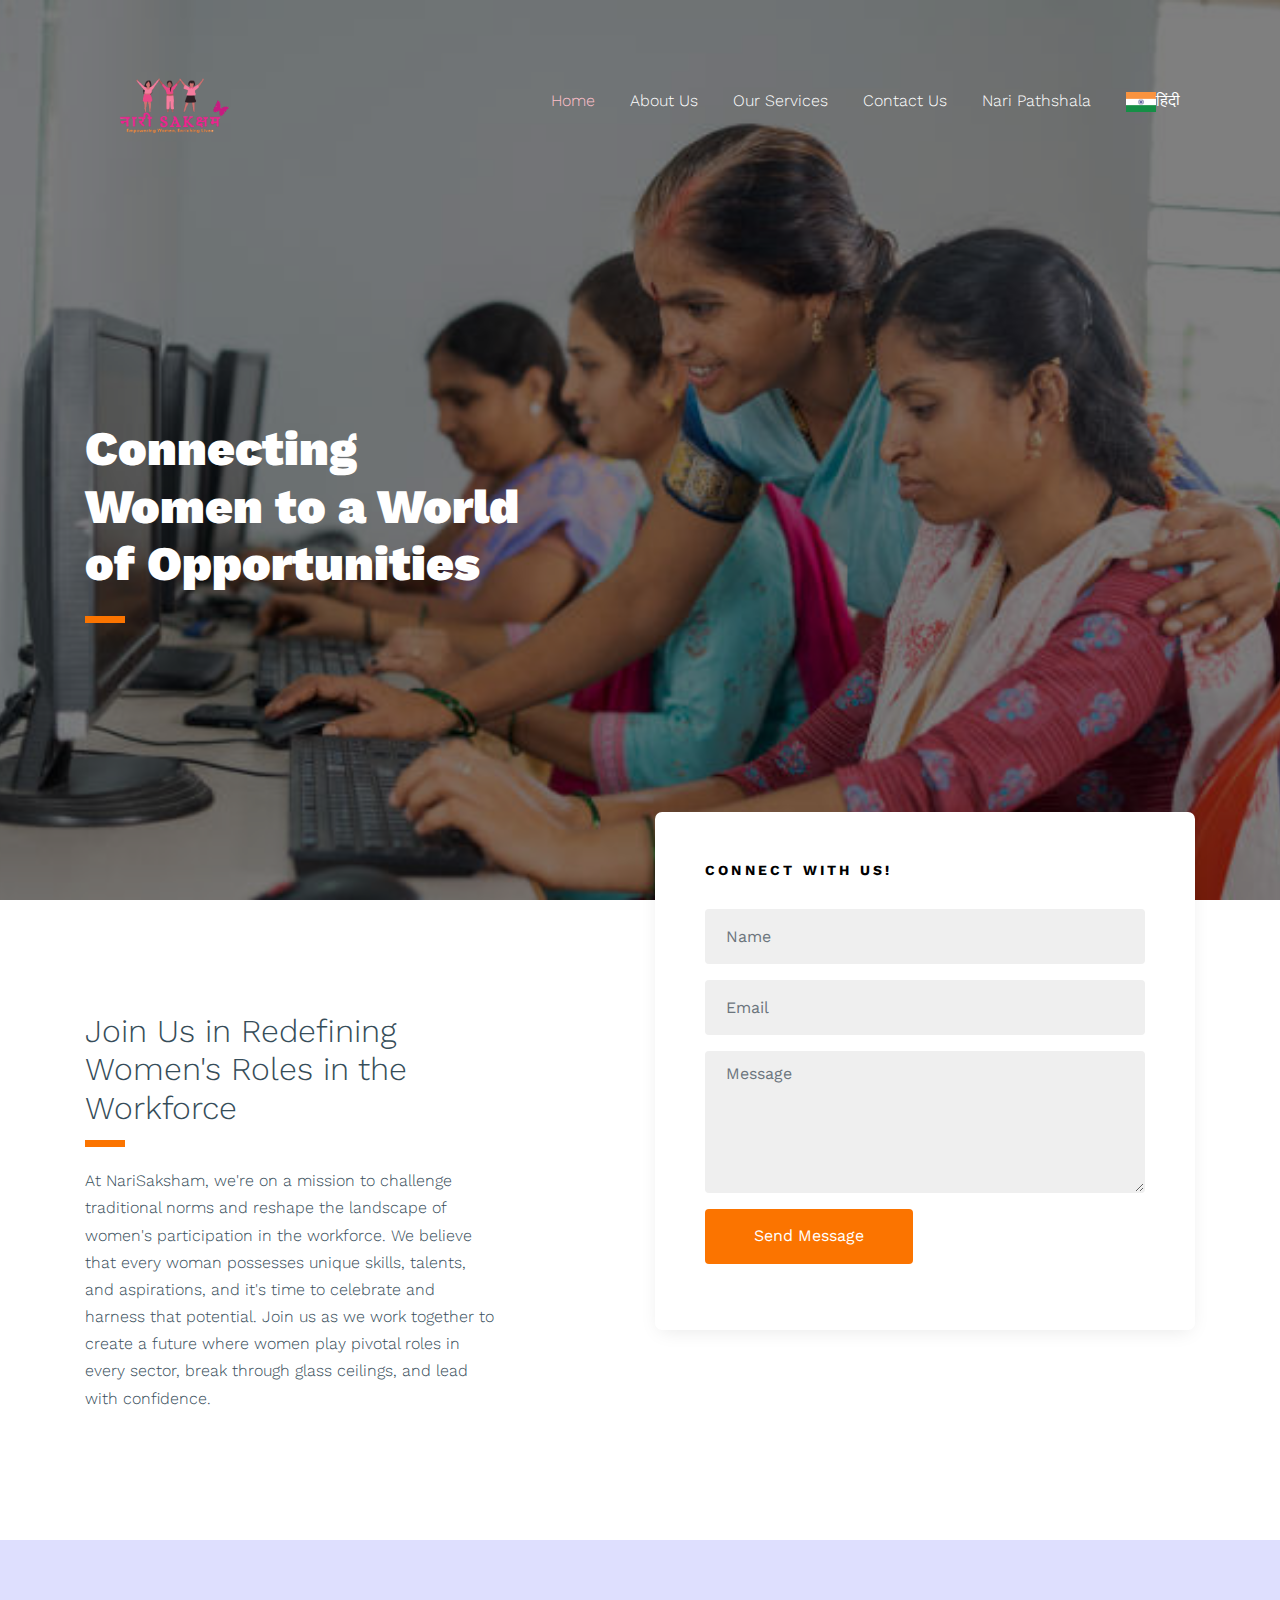
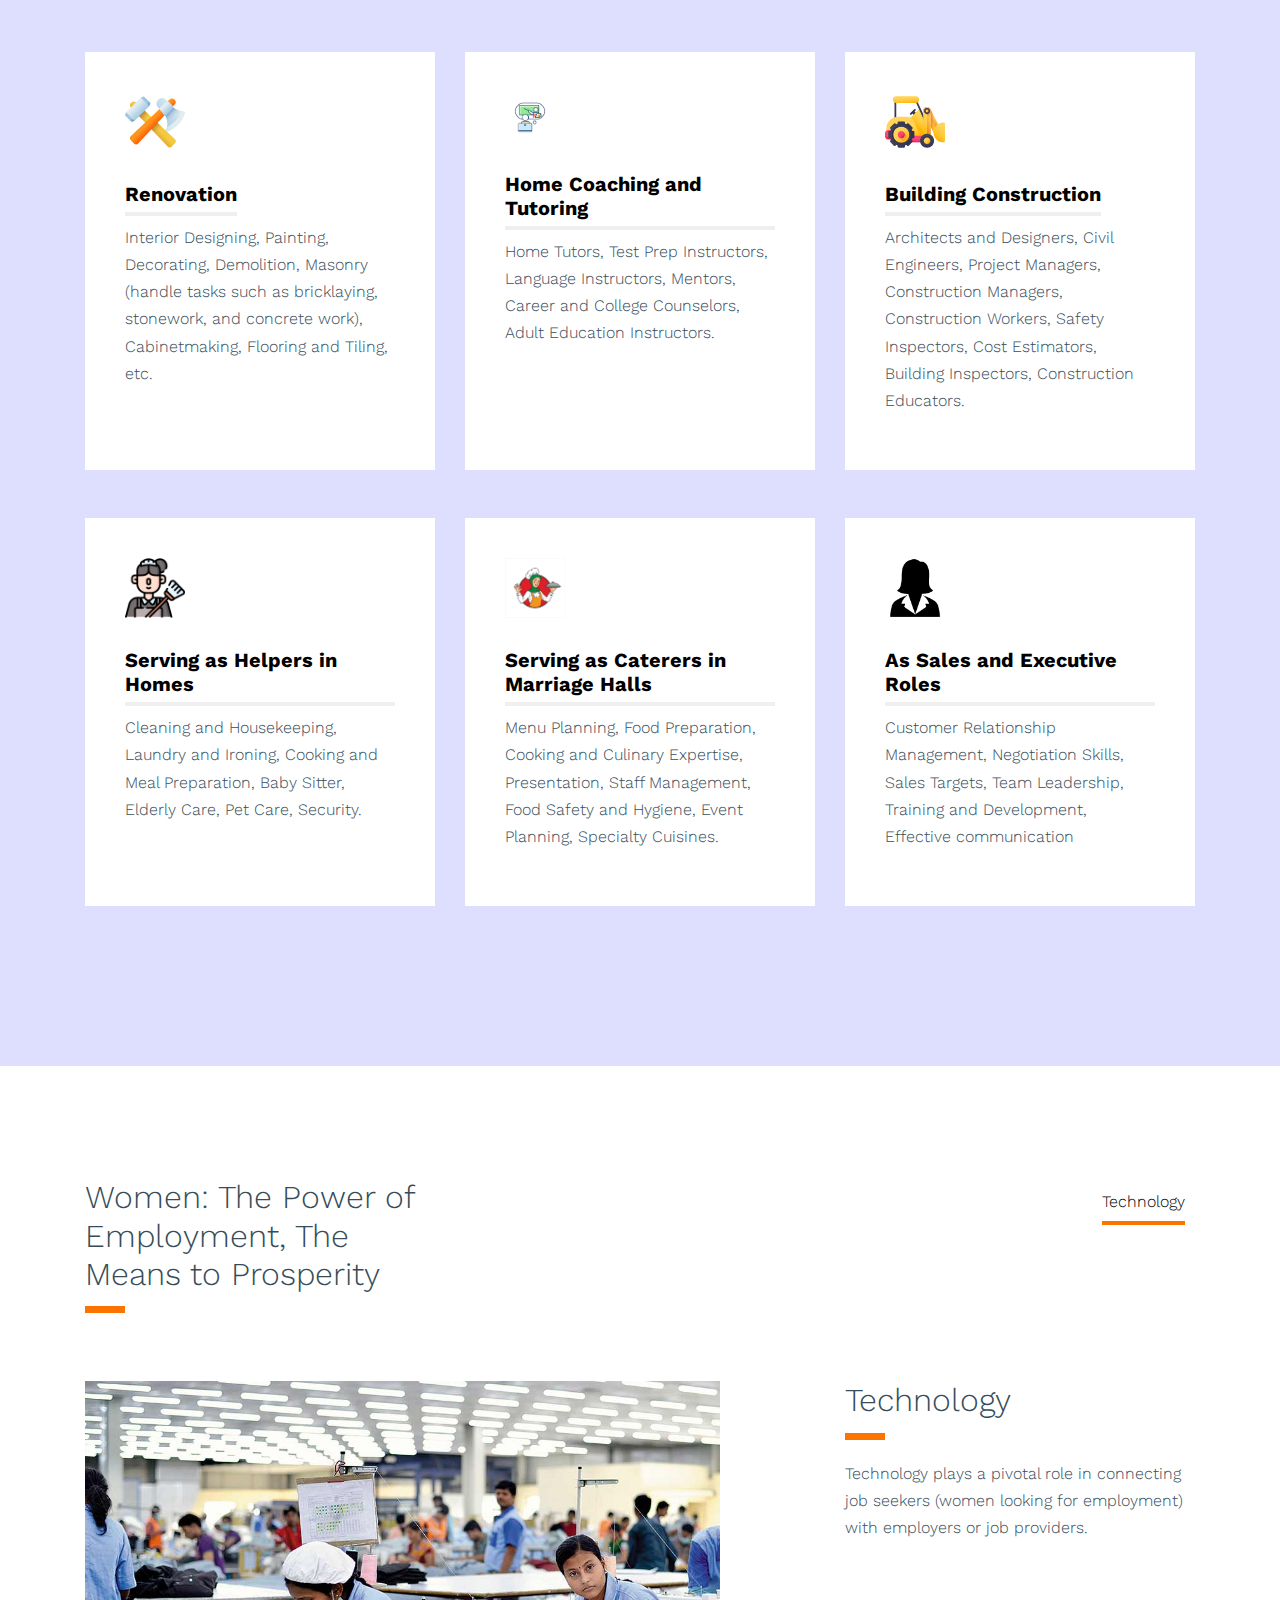
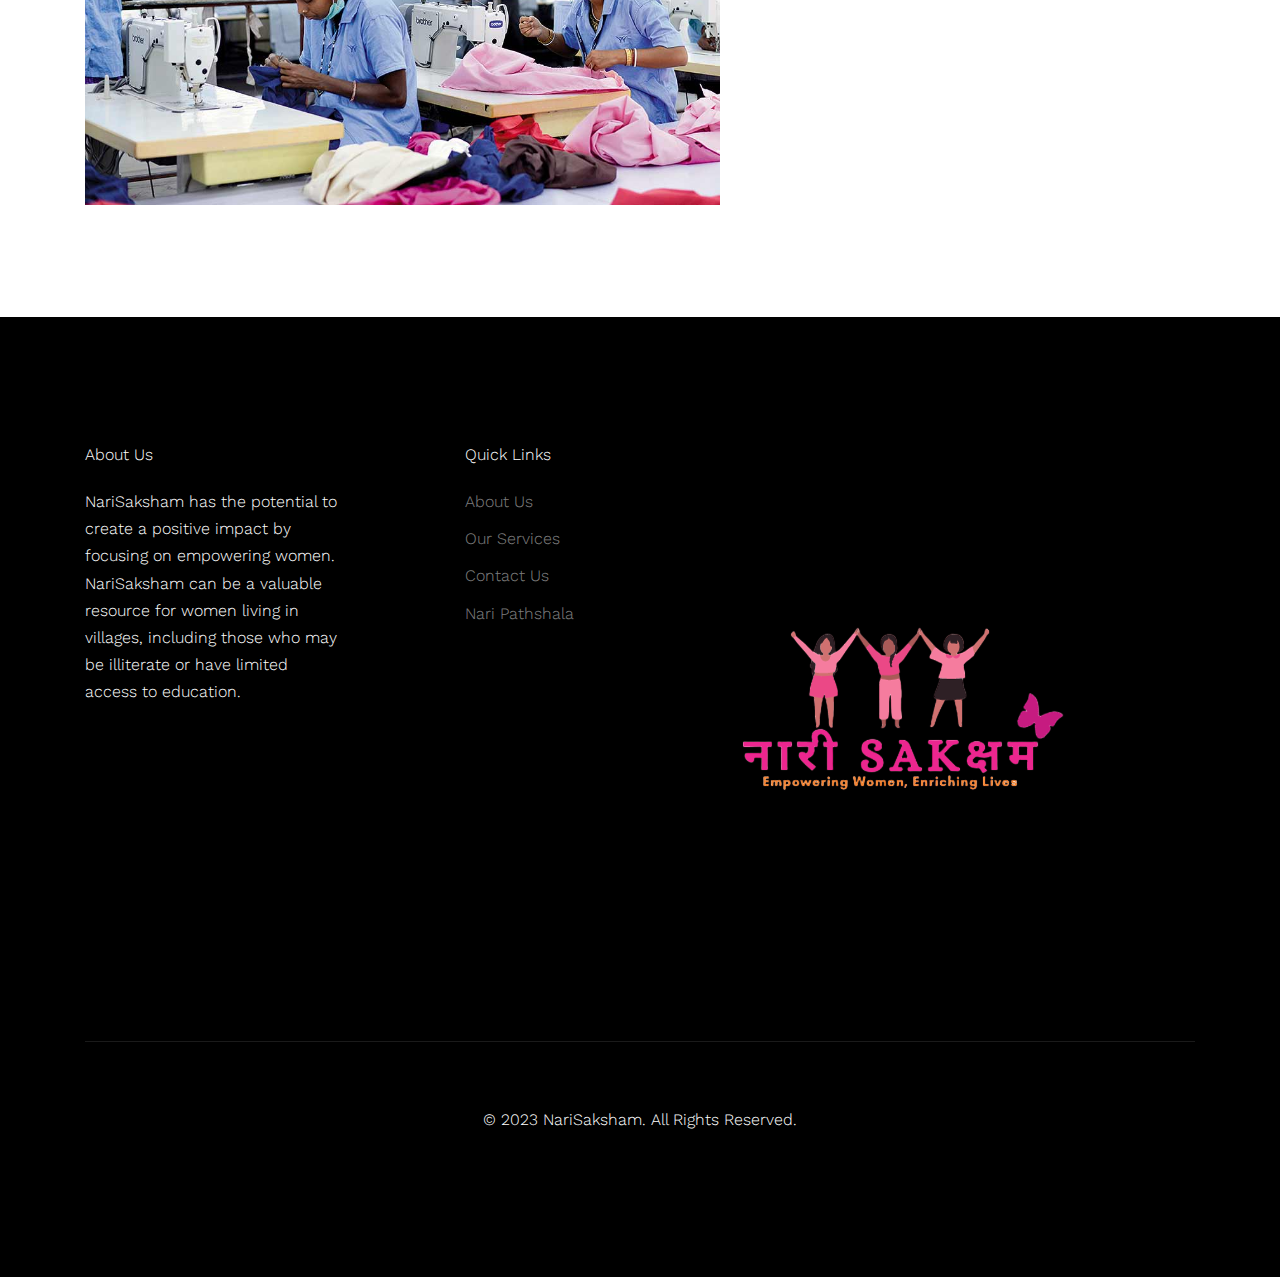
<file: index.html>
<!doctype html>
<html lang="en">

  <head>
    <title>NariSaksham: Home</title>
    <meta charset="utf-8">
    <meta name="viewport" content="width=device-width, initial-scale=1, shrink-to-fit=no">
  <!-- favicon -->
  <link rel="shortcut icon" type="image/png" href="images/logo.png">
  
    

    <link href="https://fonts.googleapis.com/css?family=Work+Sans:400,500,700&display=swap" rel="stylesheet">

    <link rel="stylesheet" href="fonts/icomoon/style.css">

    <link rel="stylesheet" href="css/bootstrap.min.css">
    <link rel="stylesheet" href="css/bootstrap-datepicker.css">
    <link rel="stylesheet" href="css/jquery.fancybox.min.css">
    <link rel="stylesheet" href="css/owl.carousel.min.css">
    <link rel="stylesheet" href="css/owl.theme.default.min.css">
    <link rel="stylesheet" href="fonts/flaticon/font/flaticon.css">
    <link rel="stylesheet" href="css/aos.css">

    <!-- MAIN CSS -->
    <link rel="stylesheet" href="css/style.css">

  </head>

  <body data-spy="scroll" data-target=".site-navbar-target" data-offset="300">
    
    

    
    <div class="site-wrap" id="home-section">

      <div class="site-mobile-menu site-navbar-target">
        <div class="site-mobile-menu-header">
          <div class="site-mobile-menu-close mt-3">
            <span class="icon-close2 js-menu-toggle"></span>
          </div>
        </div>
        <div class="site-mobile-menu-body"></div>
      </div>



      <header class="site-navbar site-navbar-target" role="banner">

        <div class="container">
          <div class="row align-items-center position-relative">

            <div class="col-3 ">
              <div class="site-logo">
                <a href="index.html">
                  <img src="images/NariSaksham.png" height="170" width="170"></a>
              </div>
            </div>

            <div class="col-9  text-right">
              

              <span class="d-inline-block d-lg-none"><a href="#" class="text-white site-menu-toggle js-menu-toggle py-5 text-white"><span class="icon-menu h3 text-white"></span></a></span>

              

              <nav class="site-navigation text-right ml-auto d-none d-lg-block" role="navigation">
                <ul class="site-menu main-menu js-clone-nav ml-auto ">
                  <li class="active"><a href="index.html" class="nav-link">Home</a></li>
                  <li><a href="about.html" class="nav-link">About Us</a></li>
                  <li><a href="services.html" class="nav-link">Our Services</a></li>
                  <li><a href="contact.html" class="nav-link">Contact Us</a></li>
                  <li><a href="naripathshala.html" class="nav-link">Nari Pathshala</a></li>
                  <li><a href="index-h.html" class="nav-link"><img src="images/istockphoto-472317739-612x612.jpg" width="30" height="20">हिंदी </a></li>
                </ul>
              </nav>
            </div>
          </div>
        </div>
      </header>
      
      <div class="ftco-blocks-cover-1">
      <div class="ftco-cover-1 overlay" style="background-image: url('images/istockphoto-1395862008-612x612.jpg')">
        <div class="container">
          <div class="row align-items-center">
            <div class="col-lg-5"><br><br><br><br><br><br>
              <h1 class="line-bottom">Connecting Women to a World of Opportunities</h1>
            </div>
            <div class="col-lg-5 ml-auto">
              
            </div>
          </div>
        </div>
      </div>
    </div>

    
    <div class="site-section">
      <div class="container">
        <div class="row">
          <div class="col-md-5 pr-md-5 mr-auto">
            <h2 class="line-bottom">Join Us in Redefining Women's Roles in the Workforce</h2>
            <p>At NariSaksham, we're on a mission to challenge traditional norms and reshape the landscape of women's participation in the workforce. We believe that every woman possesses unique skills, talents, and aspirations, and it's time to celebrate and harness that potential. Join us as we work together to create a future where women play pivotal roles in every sector, break through glass ceilings, and lead with confidence.</p>
          </div>
          <div class="col-md-6">
            <div class="quick-contact-form bg-white">
                <h2>Connect With Us!</h2>
                <form action="#" method="post">
                  <div class="form-group">
                    <input type="text" class="form-control" placeholder="Name">
                  </div>
                  <div class="form-group">
                    <input type="email" class="form-control" placeholder="Email">
                  </div>
                  <div class="form-group">
                    <textarea name="" class="form-control" id="" cols="30" rows="5" placeholder="Message"></textarea>
                  </div>
                  <div class="form-group">
                    <input type="submit" value="Send Message" class="btn btn-primary px-5">
                  </div>
                </form>
              </div>
          </div>
        </div>
      </div>
    </div>

    <div class="site-section" style="background-color: #dedffe;">
      <div class="container">
        <div class="row align-items-stretch">
          <div class="col-md-6 mb-5 mb-lg-5 col-lg-4">
            <div class="service-2 h-100">
              <div class="svg">
                <img src="images/flaticon/svg/001-renovation.svg" alt="Image" class="">
              </div>

              <h3><span>Renovation</span></h3>
              <p>Interior Designing, Painting, Decorating, Demolition, Masonry (handle tasks such as bricklaying, stonework, and concrete work), Cabinetmaking, Flooring and Tiling, etc.</p>

            </div>
          </div>
          <div class="col-md-6 mb-5 mb-lg-5 col-lg-4">
            <div class="service-2 h-100">
              <div class="svg">
                <img src="images/online-tutor-rgb-color-icon-vector-34552047-removebg-preview.png" width="50" height="50" alt="Image" class="">
              </div>

              <h3><span>Home Coaching and Tutoring</span></h3>
              <p>Home Tutors, Test Prep Instructors, Language Instructors, Mentors, Career and College Counselors, Adult Education Instructors.</p>

            </div>
          </div>
          <div class="col-md-6 mb-5 mb-lg-5 col-lg-4">
            <div class="service-2 h-100">
              <div class="svg">
                <img src="images/flaticon/svg/003-bulldozer.svg" alt="Image" class="">
              </div>

              <h3><span>Building Construction</span></h3>
              <p>Architects and Designers, Civil Engineers, Project Managers, Construction Managers, Construction Workers, Safety Inspectors, Cost Estimators, Building Inspectors, Construction Educators.</p>
            </div>
          </div>


          <div class="col-md-6 mb-5 mb-lg-5 col-lg-4">
            <div class="service-2 h-100">
              <div class="svg">
                <img src="images/4490400.png" alt="Image" class="">
              </div>

              <h3><span>Serving as Helpers in Homes</span></h3>
              <p>Cleaning and Housekeeping, Laundry and Ironing, Cooking and Meal Preparation, Baby Sitter, Elderly Care, Pet Care, Security.</p>

            </div>
          </div>
          <div class="col-md-6 mb-5 mb-lg-5 col-lg-4">
            <div class="service-2 h-100">
              <div class="svg">
                <img src="images/woman-chef-logo-catering-free-vector.jpg" alt="Image" class="">
              </div>

              <h3><span>Serving as Caterers in Marriage Halls</span></h3>
              <p>Menu Planning, Food Preparation, Cooking and Culinary Expertise, Presentation, Staff Management, Food Safety and Hygiene, Event Planning, Specialty Cuisines.</p>

            </div>
          </div>
          <div class="col-md-6 mb-5 mb-lg-5 col-lg-4">
            <div class="service-2 h-100">
              <div class="svg">
                <img src="images/223620-200.png" alt="Image" class="">
              </div>

              <h3><span>As Sales and Executive Roles</span></h3>
              <p>Customer Relationship Management, Negotiation Skills, Sales Targets, Team Leadership, Training and Development, Effective communication</p>

            </div>
          </div>

        </div>
      </div>
    </div>

    <div class="site-section">
      <div class="container">
        
        <div class="row mb-5">
          <div class="col-md-4 mr-auto">
            <h2 class="line-bottom">Women: The Power of Employment, The Means to Prosperity</h2>
          </div>
          <div class="col-md-8 text-right">
            <nav class="custom-tab nav" role="tablist"  class="nav nav-tabs" id="nav-tab" role="tablist">
              <a href="#nav-one" class="nav-item nav-link active" data-toggle="tab" role="tab"  aria-controls="nav-one" aria-selected="true">Technology</a>
            </nav>
          </div>
        </div>

        <div class="row">
          <div class="col-12">
            <div class="tab-content" id="nav-tabContent">
              <div class="tab-pane fade show active" id="nav-one" role="tabpanel" aria-labelledby="nav-one-tab">
                <div class="row">
                  <div class="col-md-7">
                    <img src="images/Women-worker_20190304.jpg" alt="Image" class="img-fluid">
                  </div>
                  <div class="col-md-4 ml-auto">
                    <h2 class="line-bottom">Technology</h2>
                    <p>Technology plays a pivotal role in connecting job seekers (women looking for employment) with employers or job providers.</p>
                  </div>
                </div>
              </div>
            </div>
          </div>
        </div>
      </div>
    </div>  
    

    <footer class="site-footer">
      <div class="container">
        <div class="row">
          <div class="col-lg-3">
            <h2 class="footer-heading mb-4">About Us</h2>
                <p>NariSaksham has the potential to create a positive impact by focusing on empowering women.<br>NariSaksham can be a valuable resource for women living in villages, including those who may be illiterate or have limited access to education.</p>
          </div>
          <div class="col-lg-8 ml-auto">
            <div class="row">
              <div class="col-lg-3">
                <h2 class="footer-heading mb-4">Quick Links</h2>
                <ul class="list-unstyled">
                  <li><a href="about.html">About Us</a></li>
                  <li><a href="services.html">Our Services</a></li>    
                  <li><a href="contact.html">Contact Us</a></li>
                  <li><a href="naripathshala.html">Nari Pathshala</a></li>
                 
                </ul>
              </div>
              <div class="footer-logo">
              <img src="images/NariSaksham.png" align="right">
            </div>
            </div>
          </div>
 
        </div>
       
        <div class="row pt-5 mt-5 text-center">
          <div class="col-md-12">
            <div class="border-top pt-5">
              <p>
            <p>© 2023 NariSaksham. All Rights Reserved.</p>
            </p>
            </div>
          </div>

        </div>
      </div>
    </footer>

    </div>

    <script src="js/jquery-3.3.1.min.js"></script>
    <script src="js/popper.min.js"></script>
    <script src="js/bootstrap.min.js"></script>
    <script src="js/owl.carousel.min.js"></script>
    <script src="js/jquery.sticky.js"></script>
    <script src="js/jquery.waypoints.min.js"></script>
    <script src="js/jquery.animateNumber.min.js"></script>
    <script src="js/jquery.fancybox.min.js"></script>
    <script src="js/jquery.easing.1.3.js"></script>
    <script src="js/bootstrap-datepicker.min.js"></script>
    <script src="js/aos.js"></script>

    <script src="js/main.js"></script>

  

  </body>

</html>
</file>
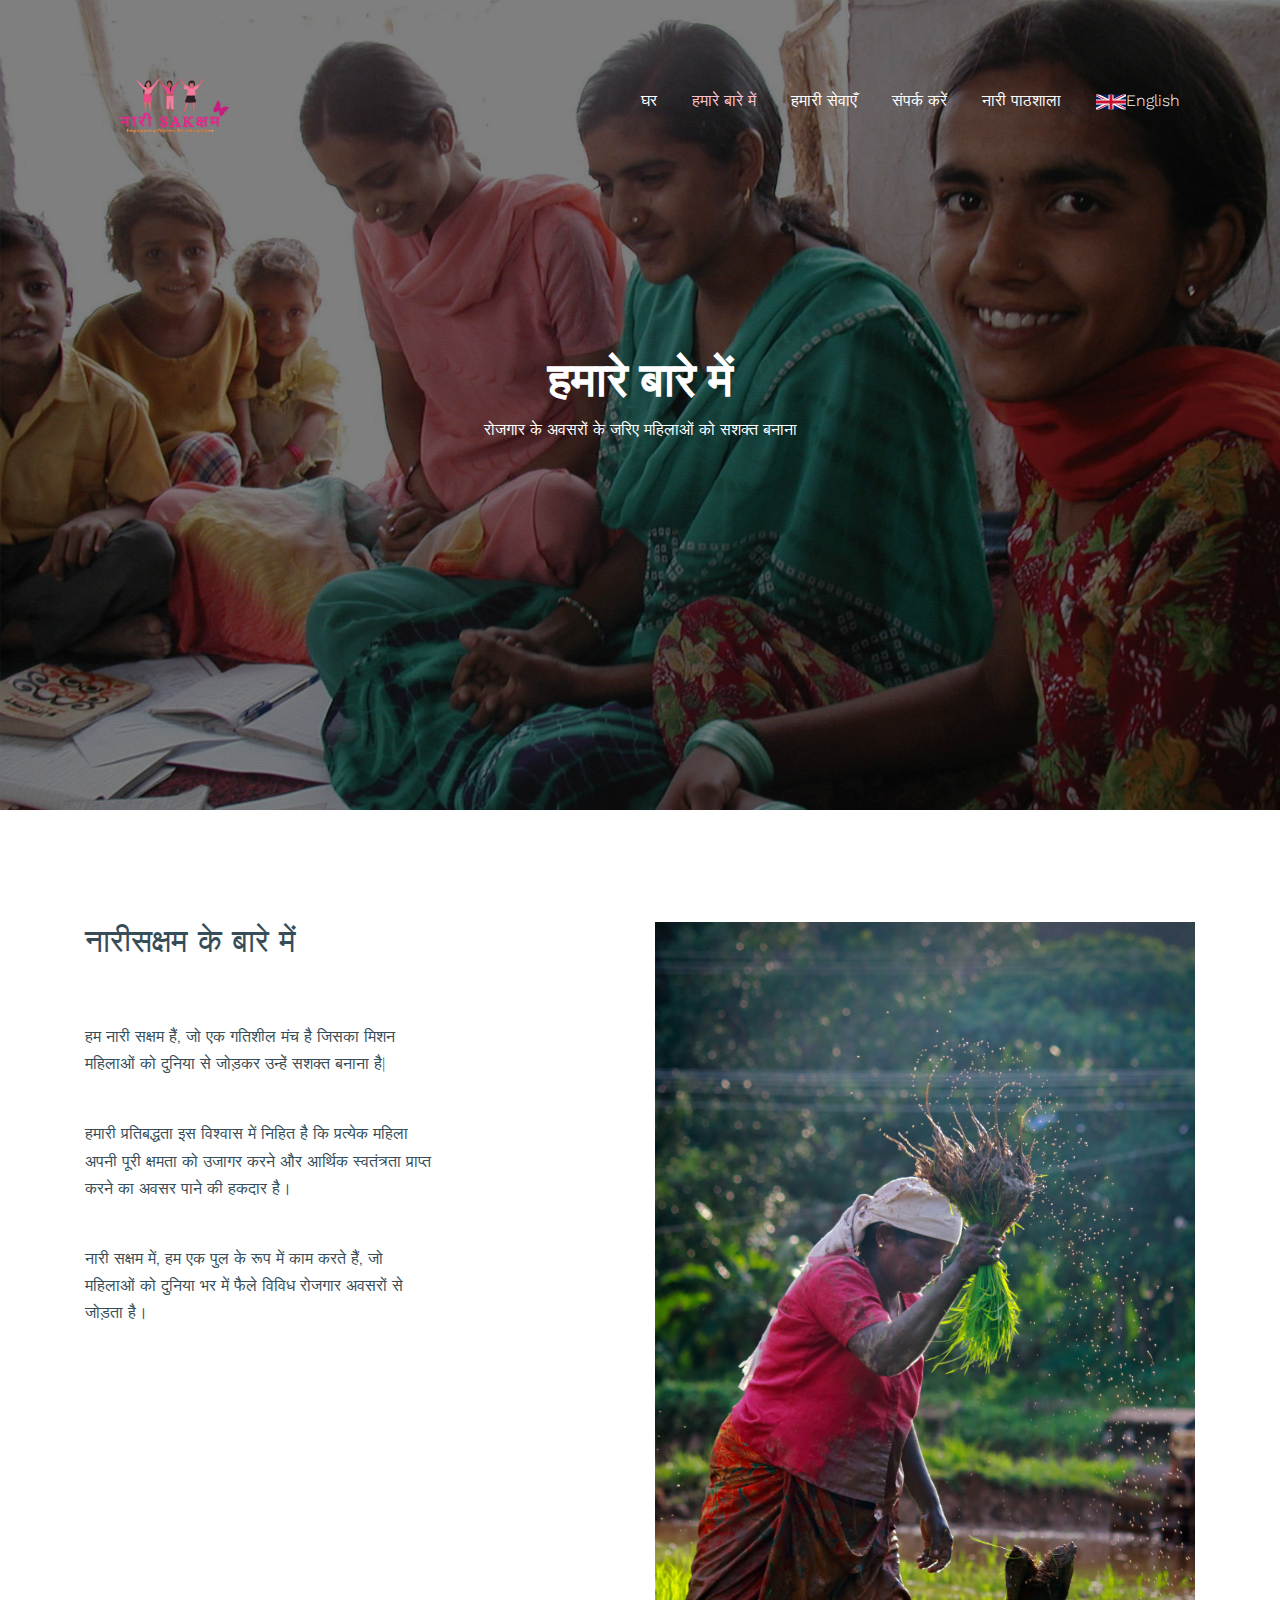
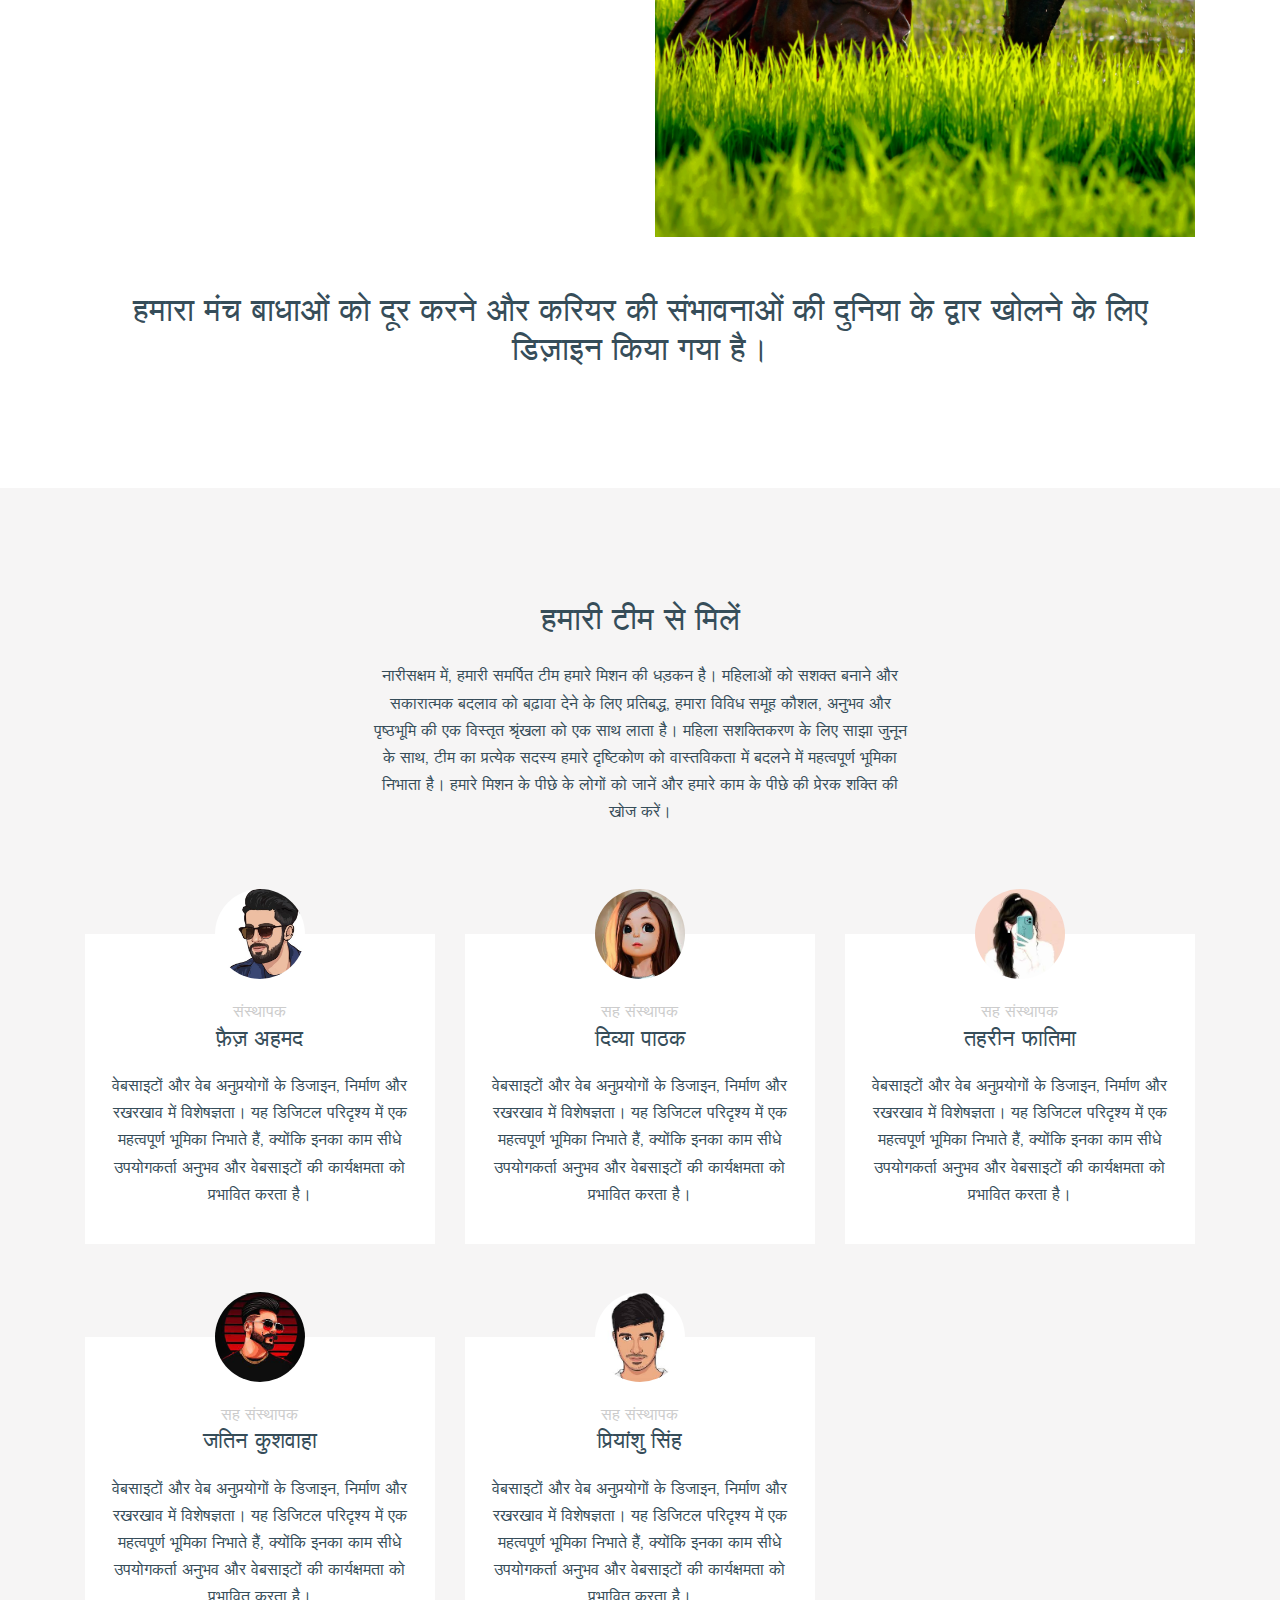
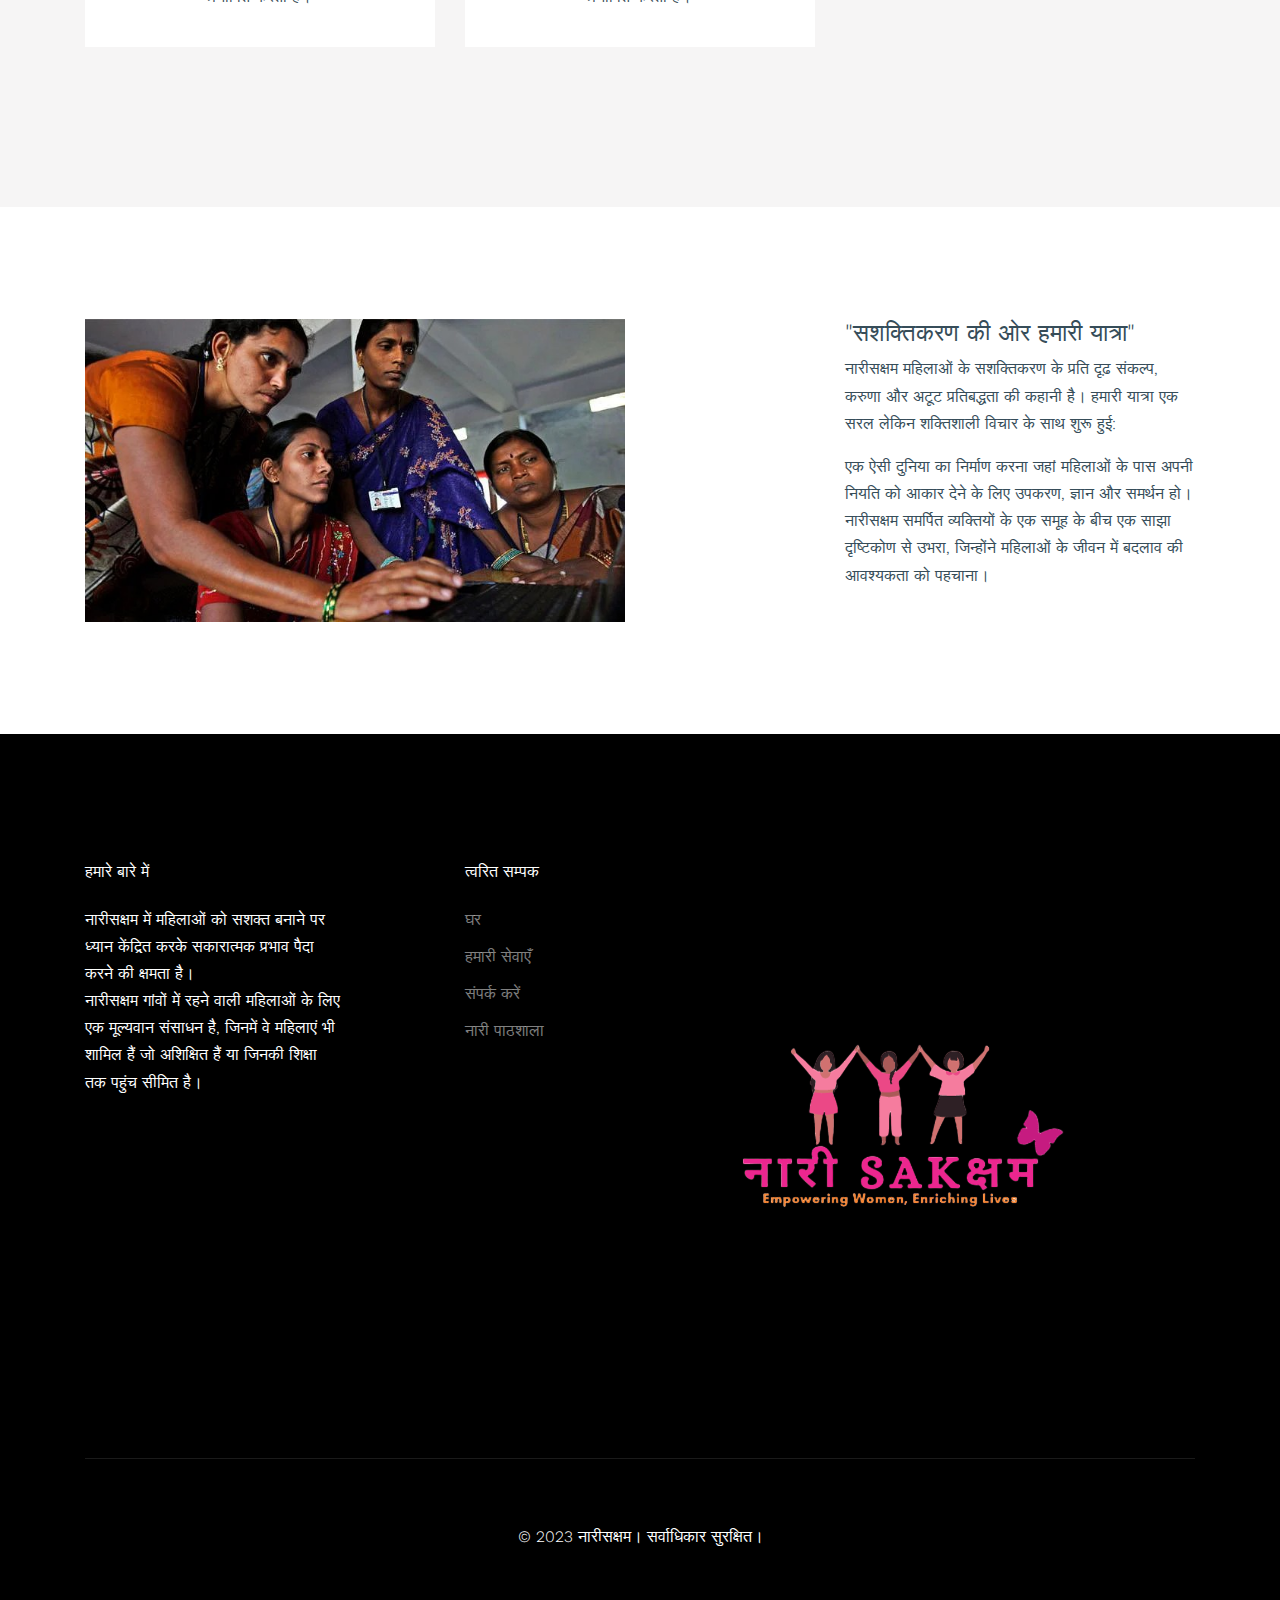
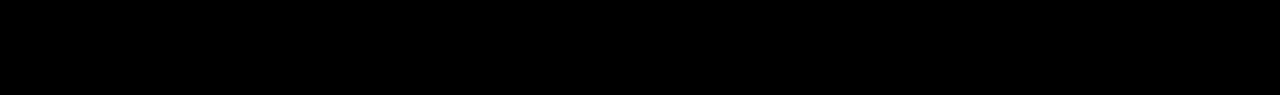
<file: about-h.html>
<!doctype html>
<html lang="en">

<head>
  <title>नारीसक्षमः हमारे बारे में </title>
  <meta charset="utf-8">
  <meta name="viewport" content="width=device-width, initial-scale=1, shrink-to-fit=no">

  <link href="https://fonts.googleapis.com/css?family=Work+Sans:400,500,700&display=swap" rel="stylesheet">
  <!-- favicon -->
  <link rel="shortcut icon" type="image/png" href="images/logo.png">

  <link rel="stylesheet" href="fonts/icomoon/style.css">

  <link rel="stylesheet" href="css/bootstrap.min.css">
  <link rel="stylesheet" href="css/bootstrap-datepicker.css">
  <link rel="stylesheet" href="css/jquery.fancybox.min.css">
  <link rel="stylesheet" href="css/owl.carousel.min.css">
  <link rel="stylesheet" href="css/owl.theme.default.min.css">
  <link rel="stylesheet" href="fonts/flaticon/font/flaticon.css">
  <link rel="stylesheet" href="css/aos.css">

  <!-- MAIN CSS -->
  <link rel="stylesheet" href="css/style.css">

</head>

<body data-spy="scroll" data-target=".site-navbar-target" data-offset="300">


  <div class="site-wrap" id="home-section">

    <div class="site-mobile-menu site-navbar-target">
      <div class="site-mobile-menu-header">
        <div class="site-mobile-menu-close mt-3">
          <span class="icon-close2 js-menu-toggle"></span>
        </div>
      </div>
      <div class="site-mobile-menu-body"></div>
    </div>



    <header class="site-navbar site-navbar-target" role="banner">

      <div class="container">
        <div class="row align-items-center position-relative">

          <div class="col-3 ">
            <div class="site-logo">
              <a href="index.html">
                <img src="images/NariSaksham.png" height="170" width="170"></a>
              </a>
            </div>
          </div>

          <div class="col-9  text-right">


            <span class="d-inline-block d-lg-none"><a href="#"
                class="text-white site-menu-toggle js-menu-toggle py-5 text-white"><span
                  class="icon-menu h3 text-white"></span></a></span>



            <nav class="site-navigation text-right ml-auto d-none d-lg-block" role="navigation">
              <ul class="site-menu main-menu js-clone-nav ml-auto ">
                <ul class="site-menu main-menu js-clone-nav ml-auto ">
                    <li><a href="index-h.html" class="nav-link">घर</a></li>
                    <li class="active"><a href="about-h.html" class="nav-link">हमारे बारे में</a></li>
                    <li><a href="services-h.html" class="nav-link">हमारी सेवाएँ</a></li>
                    <li><a href="contact-h.html" class="nav-link">संपर्क करें</a></li>
                    <li><a href="naripathshala-h.html" class="nav-link">नारी पाठशाला</a></li>
                    <li><a href="index.html" class="nav-link"><img src="images/Flag_of_the_United_Kingdom_(1-2).svg" width="30" height="20">English </a></li>

              </ul>
            </nav>
          </div>


        </div>
      </div>

    </header>


    <div class="ftco-blocks-cover-1">
      <div class="ftco-cover-1 overlay innerpage" style="background-image: url('images/517.jpg')">
        <div class="container">
          <div class="row align-items-center justify-content-center">
            <div class="col-lg-6 text-center">
              <h1>हमारे बारे में</h1>
              <p>रोजगार के अवसरों के जरिए महिलाओं को सशक्त बनाना</p>
            </div>
          </div>
        </div>
      </div>
    </div>



    <div class="site-section">
      <div class="container">
        <div class="row">
          <div class="col-lg-6 mb-5 mb-lg-0 order-lg-2">
            <img src="images/nandhu-kumar-5NGTf4oD8RA-unsplash.jpg" alt="Image" class="img-fluid">
          </div>
          <div class="col-lg-4 mr-auto">
            <h2>नारीसक्षम के बारे में</h2><br><br>
            <p>हम नारी सक्षम हैं, जो एक गतिशील मंच है जिसका मिशन महिलाओं को दुनिया से जोड़कर उन्हें सशक्त बनाना है|</p><br>
            <p>हमारी प्रतिबद्धता इस विश्वास में निहित है कि प्रत्येक महिला अपनी पूरी क्षमता को उजागर करने और आर्थिक स्वतंत्रता प्राप्त करने का अवसर पाने की हकदार है।</p><br>
            <p>नारी सक्षम में, हम एक पुल के रूप में काम करते हैं, जो महिलाओं को दुनिया भर में फैले विविध रोजगार अवसरों से जोड़ता है।</p>
          </div>
        </div><br><br>
        <center>
          <h2> हमारा मंच बाधाओं को दूर करने और करियर की संभावनाओं की दुनिया के द्वार खोलने के लिए डिज़ाइन किया गया है।</h2>
        </center>
      </div>
    </div>


    <div class="site-section bg-light">
      <div class="container">
        <div class="row justify-content-center text-center mb-5 section-2-title">
          <div class="col-md-6">
            <h2 class="mb-4">हमारी टीम से मिलें</h2>
            <p>नारीसक्षम में, हमारी समर्पित टीम हमारे मिशन की धड़कन है। महिलाओं को सशक्त बनाने और सकारात्मक बदलाव को बढ़ावा देने के लिए प्रतिबद्ध, हमारा विविध समूह कौशल, अनुभव और पृष्ठभूमि की एक विस्तृत श्रृंखला को एक साथ लाता है। महिला सशक्तिकरण के लिए साझा जुनून के साथ, टीम का प्रत्येक सदस्य हमारे दृष्टिकोण को वास्तविकता में बदलने में महत्वपूर्ण भूमिका निभाता है। हमारे मिशन के पीछे के लोगों को जानें और हमारे काम के पीछे की प्रेरक शक्ति की खोज करें।</p>
          </div>
        </div>
        <div class="row align-items-stretch">

          <div class="col-lg-4 col-md-6 mb-5">
            <div class="post-entry-1 h-100 person-1">

              <img src="images/men.jpg" alt="Image" class="img-fluid">

              <div class="post-entry-1-contents">
                <span class="meta">संस्थापक</span>
                <h2>फ़ैज़ अहमद</h2>
                <p>वेबसाइटों और वेब अनुप्रयोगों के डिजाइन, निर्माण और रखरखाव में विशेषज्ञता। यह डिजिटल परिदृश्य में एक महत्वपूर्ण भूमिका निभाते हैं, क्योंकि इनका काम सीधे उपयोगकर्ता अनुभव और वेबसाइटों की कार्यक्षमता को प्रभावित करता है।</p>
              </div>
            </div>
          </div>
          <div class="col-lg-4 col-md-6 mb-5">
            <div class="post-entry-1 h-100 person-1">

              <img src="images/mausi.jpg" alt="Image" class="img-fluid">

              <div class="post-entry-1-contents">
                <span class="meta">सह संस्थापक</span>
                <h2>दिव्या पाठक</h2>
                <p>वेबसाइटों और वेब अनुप्रयोगों के डिजाइन, निर्माण और रखरखाव में विशेषज्ञता। यह डिजिटल परिदृश्य में एक महत्वपूर्ण भूमिका निभाते हैं, क्योंकि इनका काम सीधे उपयोगकर्ता अनुभव और वेबसाइटों की कार्यक्षमता को प्रभावित करता है।</p>
              </div>
            </div>
          </div>

          <div class="col-lg-4 col-md-6 mb-5">
            <div class="post-entry-1 h-100 person-1">

              <img src="images/girla.jpg" alt="Image" class="img-fluid">

              <div class="post-entry-1-contents">
                <span class="meta">सह संस्थापक</span>
                <h2>तहरीन फातिमा</h2>
                <p>वेबसाइटों और वेब अनुप्रयोगों के डिजाइन, निर्माण और रखरखाव में विशेषज्ञता। यह डिजिटल परिदृश्य में एक महत्वपूर्ण भूमिका निभाते हैं, क्योंकि इनका काम सीधे उपयोगकर्ता अनुभव और वेबसाइटों की कार्यक्षमता को प्रभावित करता है।</p>
              </div>
            </div>
          </div>

          <div class="col-lg-4 col-md-6 mb-5">
            <div class="post-entry-1 h-100 person-1">

              <img src="images/5555.jpg" alt="Image" class="img-fluid">

              <div class="post-entry-1-contents">
                <span class="meta">सह संस्थापक</span>
                <h2>जतिन कुशवाहा</h2>
                <p>वेबसाइटों और वेब अनुप्रयोगों के डिजाइन, निर्माण और रखरखाव में विशेषज्ञता। यह डिजिटल परिदृश्य में एक महत्वपूर्ण भूमिका निभाते हैं, क्योंकि इनका काम सीधे उपयोगकर्ता अनुभव और वेबसाइटों की कार्यक्षमता को प्रभावित करता है।</p>
              </div>
            </div>
          </div>



          <div class="col-lg-4 col-md-6 mb-5">
            <div class="post-entry-1 h-100 person-1">

              <img src="images/men3.jpg" alt="Image" class="img-fluid">

              <div class="post-entry-1-contents">
                <span class="meta">सह संस्थापक</span>
                <h2>प्रियांशु सिंह</h2>
                <p>वेबसाइटों और वेब अनुप्रयोगों के डिजाइन, निर्माण और रखरखाव में विशेषज्ञता। यह डिजिटल परिदृश्य में एक महत्वपूर्ण भूमिका निभाते हैं, क्योंकि इनका काम सीधे उपयोगकर्ता अनुभव और वेबसाइटों की कार्यक्षमता को प्रभावित करता है।</p>
              </div>
            </div>
          </div>


        </div>
      </div>
    </div>

    <div class="site-section">
      <div class="container">
        <div class="row">
          <div class="col-lg-6 mb-5 mb-lg-0">
            <img src="images/womenatwork.jpeg" alt="Image" class="img-fluid">
          </div>
          <div class="col-lg-4 ml-auto">
            <h4>"सशक्तिकरण की ओर हमारी यात्रा"</h4>
            <p>नारीसक्षम महिलाओं के सशक्तिकरण के प्रति दृढ़ संकल्प, करुणा और अटूट प्रतिबद्धता की कहानी है। हमारी यात्रा एक सरल लेकिन शक्तिशाली विचार के साथ शुरू हुई:</p>
            <p>एक ऐसी दुनिया का निर्माण करना जहां महिलाओं के पास अपनी नियति को आकार देने के लिए उपकरण, ज्ञान और समर्थन हो। नारीसक्षम समर्पित व्यक्तियों के एक समूह के बीच एक साझा दृष्टिकोण से उभरा, जिन्होंने महिलाओं के जीवन में बदलाव की आवश्यकता को पहचाना।</p>
          </div>
        </div>
      </div>
    </div>





    <footer class="site-footer">
      <div class="container">
        <div class="row">
          <div class="col-lg-3">
            <h2 class="footer-heading mb-4">हमारे बारे में</h2>
            <p>नारीसक्षम में महिलाओं को सशक्त बनाने पर ध्यान केंद्रित करके सकारात्मक प्रभाव पैदा करने की क्षमता है।<br>नारीसक्षम गांवों में रहने वाली महिलाओं के लिए एक मूल्यवान संसाधन है, जिनमें वे महिलाएं भी शामिल हैं जो अशिक्षित हैं या जिनकी शिक्षा तक पहुंच सीमित है।</p>
      </div>
      <div class="col-lg-8 ml-auto">
        <div class="row">
          <div class="col-lg-3">
            <h2 class="footer-heading mb-4">त्वरित सम्पक</h2>
            <ul class="list-unstyled">
              <li><a href="index-h.html">घर</a></li>
              <li><a href="services-h.html">हमारी सेवाएँ</a></li>    
              <li><a href="contact-h.html">संपर्क करें</a></li>
              <li><a href="naripathshala-h.html">नारी पाठशाला</a></li>
             
            </ul>
          </div>
              <div class="footer-logo">
                <img src="images/NariSaksham.png" align="right">
              </div>
            </div>
          </div>

        </div>

        <div class="row pt-5 mt-5 text-center">
          <div class="col-md-12">
            <div class="border-top pt-5">
              <p>
                <!-- Link back to Colorlib can't be removed. Template is licensed under CC BY 3.0. -->
              <p>© 2023 नारीसक्षम। सर्वाधिकार सुरक्षित।</p>
              <!-- Link back to Colorlib can't be removed. Template is licensed under CC BY 3.0. -->
              </p>
            </div>
          </div>

        </div>
      </div>
    </footer>

  </div>

  </div>

  <script src="js/jquery-3.3.1.min.js"></script>
  <script src="js/popper.min.js"></script>
  <script src="js/bootstrap.min.js"></script>
  <script src="js/owl.carousel.min.js"></script>
  <script src="js/jquery.sticky.js"></script>
  <script src="js/jquery.waypoints.min.js"></script>
  <script src="js/jquery.animateNumber.min.js"></script>
  <script src="js/jquery.fancybox.min.js"></script>
  <script src="js/jquery.easing.1.3.js"></script>
  <script src="js/bootstrap-datepicker.min.js"></script>
  <script src="js/aos.js"></script>

  <script src="js/main.js"></script>

</body>

</html>
</file>
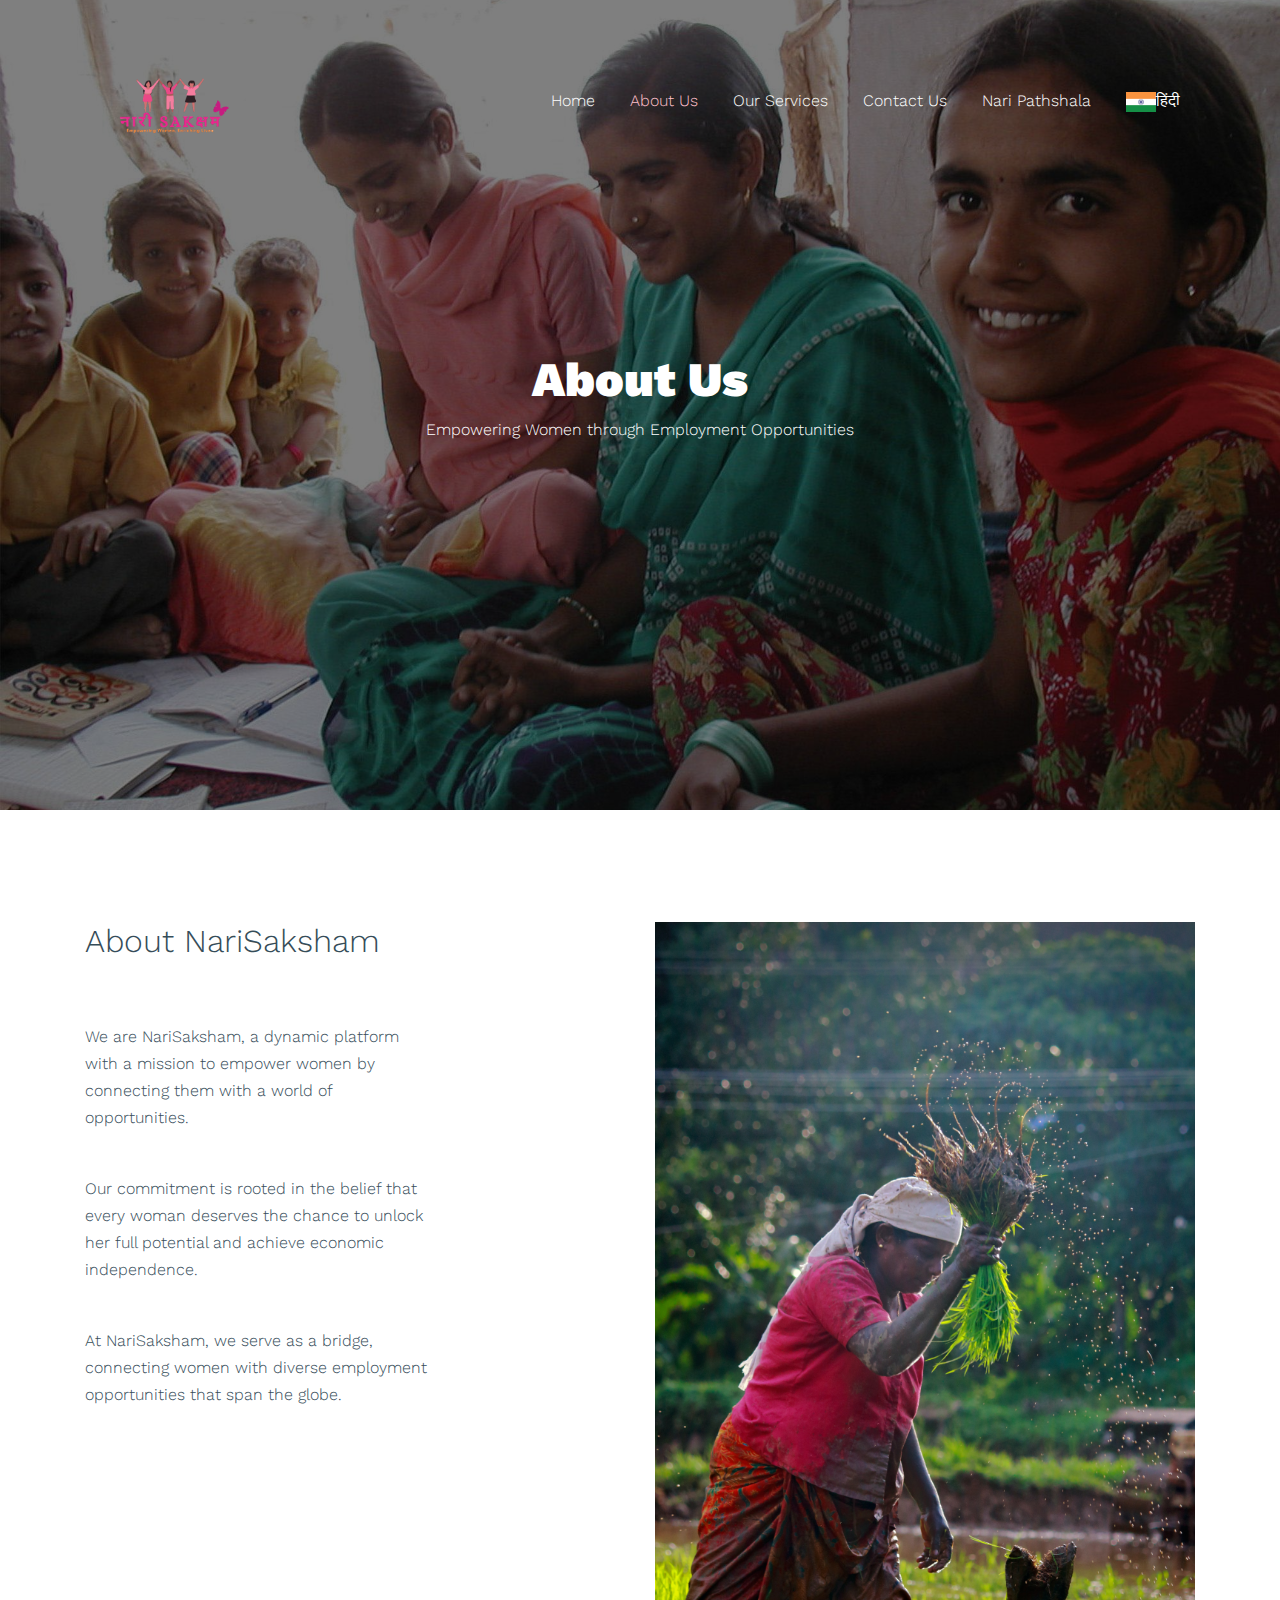
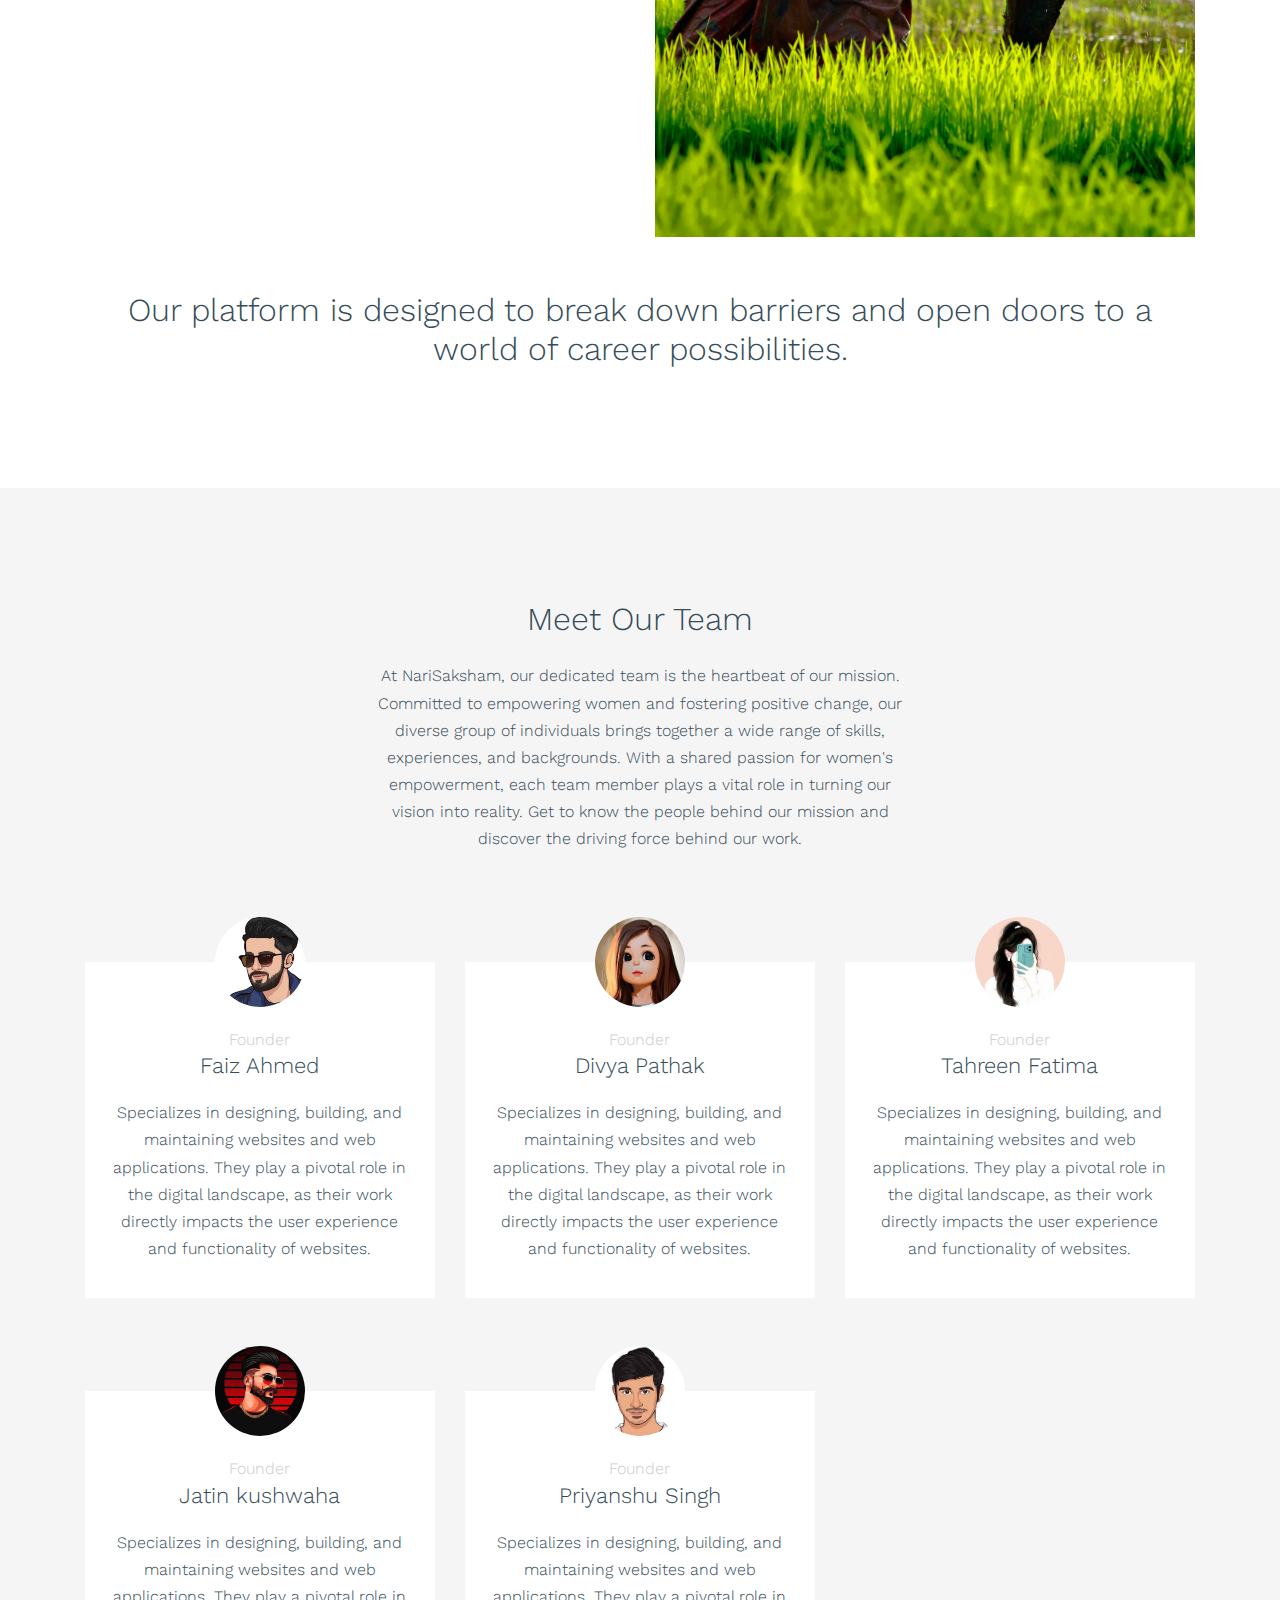
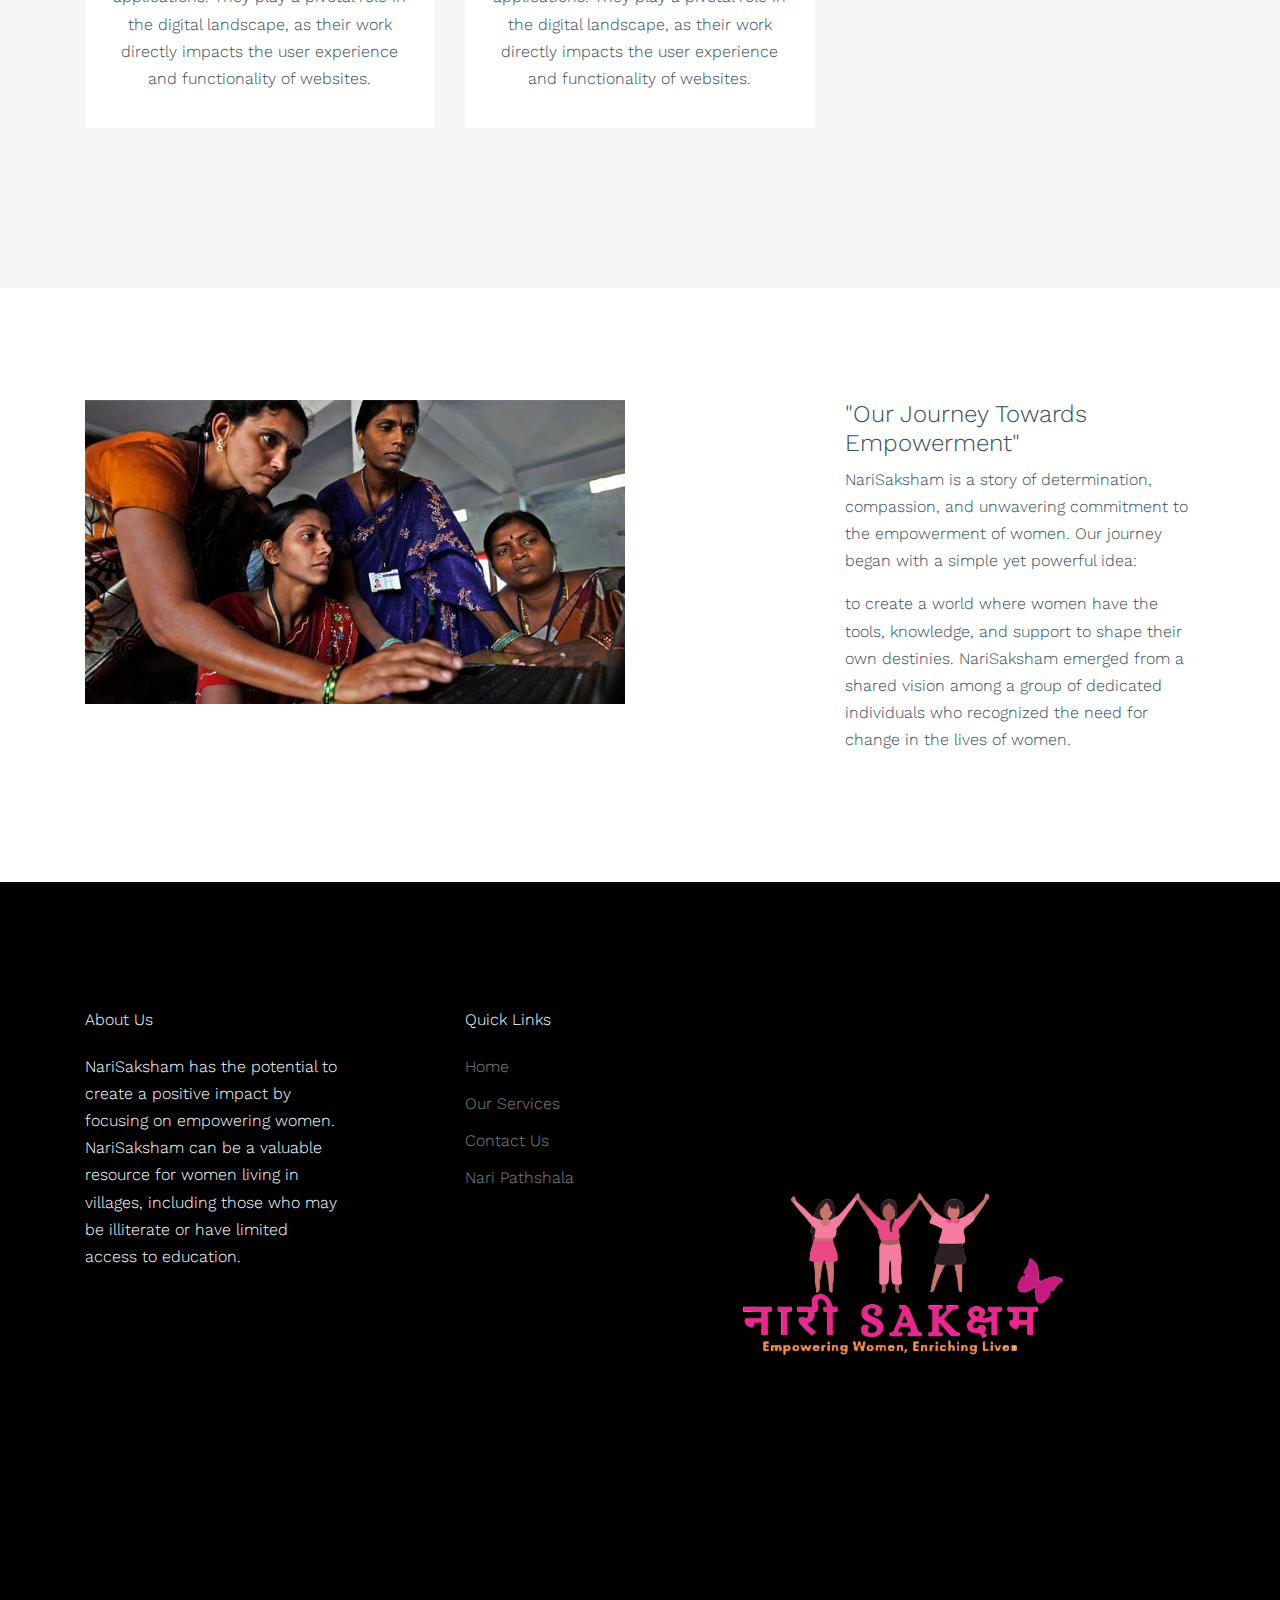
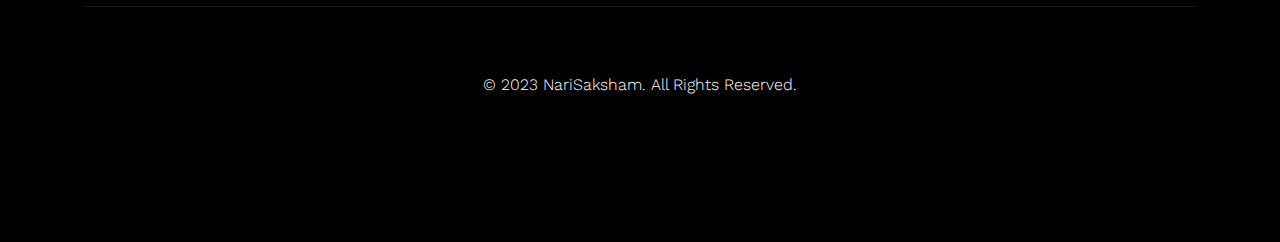
<file: about.html>
<!doctype html>
<html lang="en">

<head>
  <title>NariSaksham: About Us </title>
  <meta charset="utf-8">
  <meta name="viewport" content="width=device-width, initial-scale=1, shrink-to-fit=no">

  <link href="https://fonts.googleapis.com/css?family=Work+Sans:400,500,700&display=swap" rel="stylesheet">
  <!-- favicon -->
  <link rel="shortcut icon" type="image/png" href="images/logo.png">

  <link rel="stylesheet" href="fonts/icomoon/style.css">

  <link rel="stylesheet" href="css/bootstrap.min.css">
  <link rel="stylesheet" href="css/bootstrap-datepicker.css">
  <link rel="stylesheet" href="css/jquery.fancybox.min.css">
  <link rel="stylesheet" href="css/owl.carousel.min.css">
  <link rel="stylesheet" href="css/owl.theme.default.min.css">
  <link rel="stylesheet" href="fonts/flaticon/font/flaticon.css">
  <link rel="stylesheet" href="css/aos.css">

  <!-- MAIN CSS -->
  <link rel="stylesheet" href="css/style.css">

</head>

<body data-spy="scroll" data-target=".site-navbar-target" data-offset="300">


  <div class="site-wrap" id="home-section">

    <div class="site-mobile-menu site-navbar-target">
      <div class="site-mobile-menu-header">
        <div class="site-mobile-menu-close mt-3">
          <span class="icon-close2 js-menu-toggle"></span>
        </div>
      </div>
      <div class="site-mobile-menu-body"></div>
    </div>



    <header class="site-navbar site-navbar-target" role="banner">

      <div class="container">
        <div class="row align-items-center position-relative">

          <div class="col-3 ">
            <div class="site-logo">
              <a href="index.html">
                <img src="images/NariSaksham.png" height="170" width="170"></a>
              </a>
            </div>
          </div>

          <div class="col-9  text-right">


            <span class="d-inline-block d-lg-none"><a href="#"
                class="text-white site-menu-toggle js-menu-toggle py-5 text-white"><span
                  class="icon-menu h3 text-white"></span></a></span>



            <nav class="site-navigation text-right ml-auto d-none d-lg-block" role="navigation">
              <ul class="site-menu main-menu js-clone-nav ml-auto ">
                <li><a href="index.html" class="nav-link">Home</a></li>
                <li class="active"><a href="about.html" class="nav-link">About Us</a></li>
                <li><a href="services.html" class="nav-link">Our Services</a></li>
                <li><a href="contact.html" class="nav-link">Contact Us</a></li>
                <li><a href="index.html" class="nav-link">Nari Pathshala</a></li>
                <li><a href="index-h.html" class="nav-link"><img src="images/istockphoto-472317739-612x612.jpg" width="30" height="20">हिंदी </a></li>


              </ul>
            </nav>
          </div>


        </div>
      </div>

    </header>


    <div class="ftco-blocks-cover-1">
      <div class="ftco-cover-1 overlay innerpage" style="background-image: url('images/517.jpg')">
        <div class="container">
          <div class="row align-items-center justify-content-center">
            <div class="col-lg-6 text-center">
              <h1>About Us</h1>
              <p>Empowering Women through Employment Opportunities</p>
            </div>
          </div>
        </div>
      </div>
    </div>



    <div class="site-section">
      <div class="container">
        <div class="row">
          <div class="col-lg-6 mb-5 mb-lg-0 order-lg-2">
            <img src="images/nandhu-kumar-5NGTf4oD8RA-unsplash.jpg" alt="Image" class="img-fluid">
          </div>
          <div class="col-lg-4 mr-auto">
            <h2>About NariSaksham</h2><br><br>
            <p>We are NariSaksham, a dynamic platform with a mission to empower women by connecting them with a world of
              opportunities.</p><br>
            <p>Our commitment is rooted in the belief that every woman deserves the chance to unlock her full potential
              and achieve economic independence.</p><br>
            <p>At NariSaksham, we serve as a bridge, connecting women with diverse employment opportunities that span
              the globe.</p>
          </div>
        </div><br><br>
        <center>
          <h2> Our platform is designed to break down barriers and open doors to a world of career possibilities.</h2>
        </center>
      </div>
    </div>


    <div class="site-section bg-light">
      <div class="container">
        <div class="row justify-content-center text-center mb-5 section-2-title">
          <div class="col-md-6">
            <h2 class="mb-4">Meet Our Team</h2>
            <p>At NariSaksham, our dedicated team is the heartbeat of our mission. Committed to empowering women and
              fostering positive change, our diverse group of individuals brings together a wide range of skills,
              experiences, and backgrounds. With a shared passion for women's empowerment, each team member plays a
              vital role in turning our vision into reality. Get to know the people behind our mission and discover the
              driving force behind our work.</p>
          </div>
        </div>
        <div class="row align-items-stretch">

          <div class="col-lg-4 col-md-6 mb-5">
            <div class="post-entry-1 h-100 person-1">

              <img src="images/men.jpg" alt="Image" class="img-fluid">

              <div class="post-entry-1-contents">
                <span class="meta">Founder</span>
                <h2>Faiz Ahmed</h2>
                <p>Specializes in designing, building, and maintaining websites and web applications. They play a
                  pivotal role in the digital landscape, as their work directly impacts the user experience and
                  functionality of websites.</p>
              </div>
            </div>
          </div>
          <div class="col-lg-4 col-md-6 mb-5">
            <div class="post-entry-1 h-100 person-1">

              <img src="images/mausi.jpg" alt="Image" class="img-fluid">

              <div class="post-entry-1-contents">
                <span class="meta">Founder</span>
                <h2>Divya Pathak</h2>
                <p>Specializes in designing, building, and maintaining websites and web applications. They play a
                  pivotal role in the digital landscape, as their work directly impacts the user experience and
                  functionality of websites.</p>
              </div>
            </div>
          </div>

          <div class="col-lg-4 col-md-6 mb-5">
            <div class="post-entry-1 h-100 person-1">

              <img src="images/girla.jpg" alt="Image" class="img-fluid">

              <div class="post-entry-1-contents">
                <span class="meta">Founder</span>
                <h2>Tahreen Fatima</h2>
                <p>Specializes in designing, building, and maintaining websites and web applications. They play a
                  pivotal role in the digital landscape, as their work directly impacts the user experience and
                  functionality of websites.</p>
              </div>
            </div>
          </div>

          <div class="col-lg-4 col-md-6 mb-5">
            <div class="post-entry-1 h-100 person-1">

              <img src="images/5555.jpg" alt="Image" class="img-fluid">

              <div class="post-entry-1-contents">
                <span class="meta">Founder</span>
                <h2>Jatin kushwaha</h2>
                <p>Specializes in designing, building, and maintaining websites and web applications. They play a
                  pivotal role in the digital landscape, as their work directly impacts the user experience and
                  functionality of websites.</p>
              </div>
            </div>
          </div>



          <div class="col-lg-4 col-md-6 mb-5">
            <div class="post-entry-1 h-100 person-1">

              <img src="images/men3.jpg" alt="Image" class="img-fluid">

              <div class="post-entry-1-contents">
                <span class="meta">Founder</span>
                <h2>Priyanshu Singh</h2>
                <p>Specializes in designing, building, and maintaining websites and web applications. They play a
                  pivotal role in the digital landscape, as their work directly impacts the user experience and
                  functionality of websites.</p>
              </div>
            </div>
          </div>


        </div>
      </div>
    </div>

    <div class="site-section">
      <div class="container">
        <div class="row">
          <div class="col-lg-6 mb-5 mb-lg-0">
            <img src="images/womenatwork.jpeg" alt="Image" class="img-fluid">
          </div>
          <div class="col-lg-4 ml-auto">
            <h4>"Our Journey Towards Empowerment"</h4>
            <p>NariSaksham is a story of determination, compassion, and unwavering commitment to the empowerment of
              women. Our journey began with a simple yet powerful idea:</p>
            <p>to create a world where women have the tools, knowledge, and support to shape their own destinies.
              NariSaksham emerged from a shared vision among a group of dedicated individuals who recognized the need
              for change in the lives of women.</p>
          </div>
        </div>
      </div>
    </div>





    <footer class="site-footer">
      <div class="container">
        <div class="row">
          <div class="col-lg-3">
            <h2 class="footer-heading mb-4">About Us</h2>
            <p>NariSaksham has the potential to create a positive impact by focusing on empowering women.<br>NariSaksham
              can be a valuable resource for women living in villages, including those who may be illiterate or have
              limited access to education.</p>
          </div>
          <div class="col-lg-8 ml-auto">
            <div class="row">
              <div class="col-lg-3">
                <h2 class="footer-heading mb-4">Quick Links</h2>
                <ul class="list-unstyled">
                  <li><a href="index.html">Home</a></li>
                  <li><a href="services.html">Our Services</a></li>

                  <li><a href="contact.html">Contact Us</a></li>
                  <li><a href="naripathshala.html">Nari Pathshala</a></li>
             
                </ul>
              </div>
              <div class="footer-logo">
                <img src="images/NariSaksham.png" align="right">
              </div>
            </div>
          </div>

        </div>

        <div class="row pt-5 mt-5 text-center">
          <div class="col-md-12">
            <div class="border-top pt-5">
              <p>
                <!-- Link back to Colorlib can't be removed. Template is licensed under CC BY 3.0. -->
              <p>© 2023 NariSaksham. All Rights Reserved.</p>
              <!-- Link back to Colorlib can't be removed. Template is licensed under CC BY 3.0. -->
              </p>
            </div>
          </div>

        </div>
      </div>
    </footer>

  </div>

  </div>

  <script src="js/jquery-3.3.1.min.js"></script>
  <script src="js/popper.min.js"></script>
  <script src="js/bootstrap.min.js"></script>
  <script src="js/owl.carousel.min.js"></script>
  <script src="js/jquery.sticky.js"></script>
  <script src="js/jquery.waypoints.min.js"></script>
  <script src="js/jquery.animateNumber.min.js"></script>
  <script src="js/jquery.fancybox.min.js"></script>
  <script src="js/jquery.easing.1.3.js"></script>
  <script src="js/bootstrap-datepicker.min.js"></script>
  <script src="js/aos.js"></script>

  <script src="js/main.js"></script>

</body>

</html>
</file>
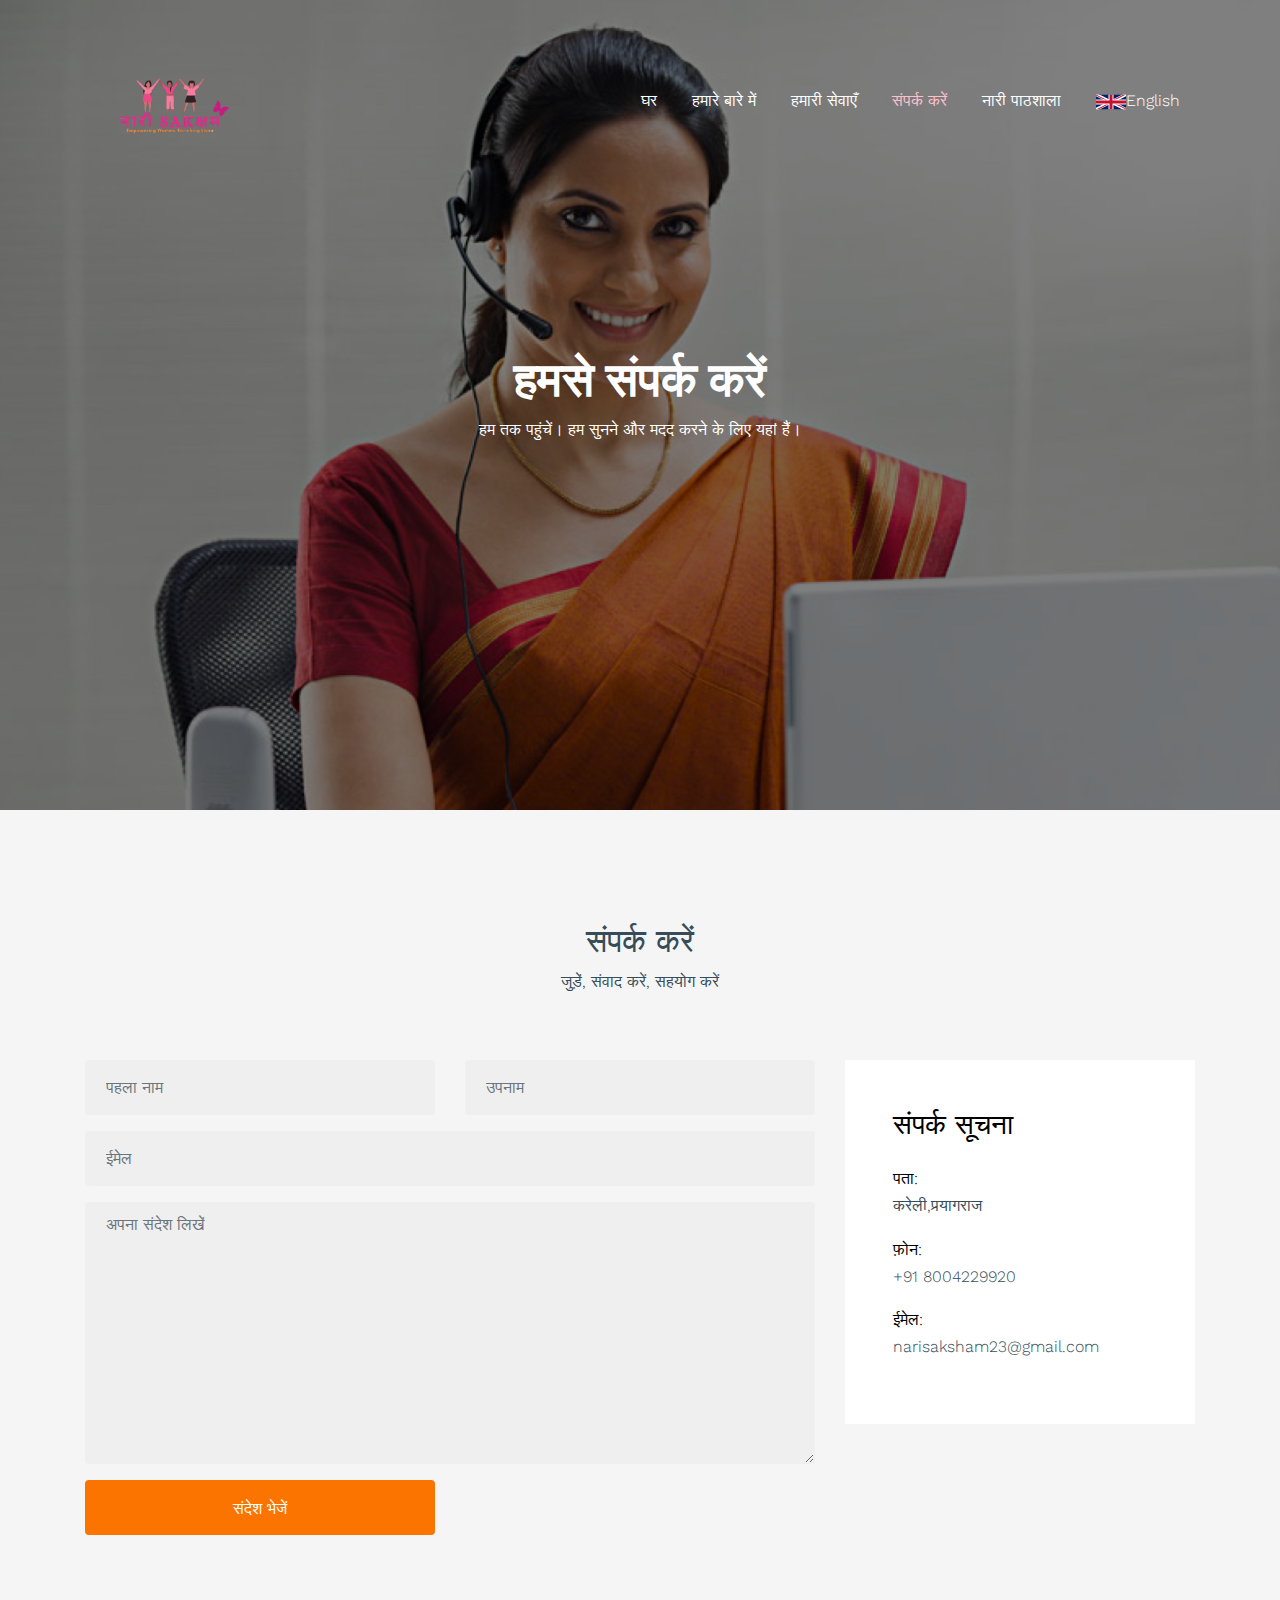
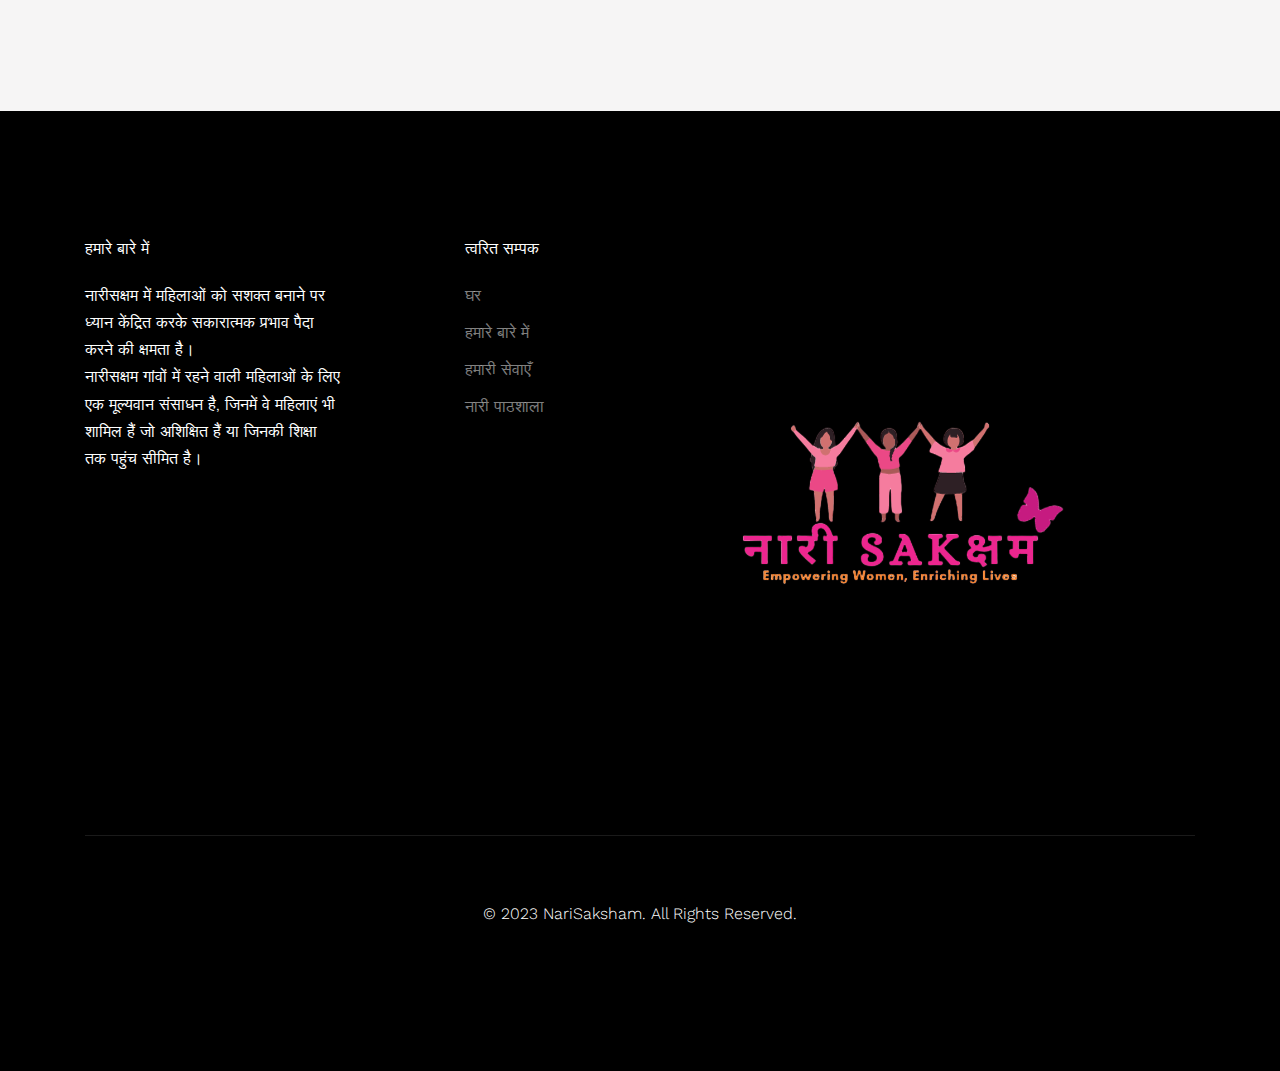
<file: contact-h.html>
<!doctype html>
<html lang="en">

  <head>
    <title>नारीसक्षम: हमसे संपर्क करें</title>
    <meta charset="utf-8">
    <meta name="viewport" content="width=device-width, initial-scale=1, shrink-to-fit=no">

    <link href="https://fonts.googleapis.com/css?family=Work+Sans:400,500,700&display=swap" rel="stylesheet">
        <!-- favicon -->
<link rel="shortcut icon" type="image/png" href="images/logo.png">

    <link rel="stylesheet" href="fonts/icomoon/style.css">

    <link rel="stylesheet" href="css/bootstrap.min.css">
    <link rel="stylesheet" href="css/bootstrap-datepicker.css">
    <link rel="stylesheet" href="css/jquery.fancybox.min.css">
    <link rel="stylesheet" href="css/owl.carousel.min.css">
    <link rel="stylesheet" href="css/owl.theme.default.min.css">
    <link rel="stylesheet" href="fonts/flaticon/font/flaticon.css">
    <link rel="stylesheet" href="css/aos.css">

    <!-- MAIN CSS -->
    <link rel="stylesheet" href="css/style.css">

  </head>

  <body data-spy="scroll" data-target=".site-navbar-target" data-offset="300">

    
    <div class="site-wrap" id="home-section">

      <div class="site-mobile-menu site-navbar-target">
        <div class="site-mobile-menu-header">
          <div class="site-mobile-menu-close mt-3">
            <span class="icon-close2 js-menu-toggle"></span>
          </div>
        </div>
        <div class="site-mobile-menu-body"></div>
      </div>



      <header class="site-navbar site-navbar-target" role="banner">

        <div class="container">
          <div class="row align-items-center position-relative">

            <div class="col-3 ">
              <div class="site-logo">
                <a href="index-h.html">
                  <img src="images/NariSaksham.png" height="170" width="170"></a>
                </a>
              </div>
            </div> 

            <div class="col-9  text-right">
              

              <span class="d-inline-block d-lg-none"><a href="#" class="text-white site-menu-toggle js-menu-toggle py-5 text-white"><span class="icon-menu h3 text-white"></span></a></span>

              

              <nav class="site-navigation text-right ml-auto d-none d-lg-block" role="navigation">
                <ul class="site-menu main-menu js-clone-nav ml-auto ">
                    <li><a href="index-h.html" class="nav-link">घर</a></li>
                    <li><a href="about-h.html" class="nav-link">हमारे बारे में</a></li>
                    <li><a href="services-h.html" class="nav-link">हमारी सेवाएँ</a></li>
                    <li  class="active"><a href="contact-h.html" class="nav-link">संपर्क करें</a></li>
                    <li><a href="naripathshala-h.html" class="nav-link">नारी पाठशाला</a></li>
                    <li><a href="index.html" class="nav-link"><img src="images/Flag_of_the_United_Kingdom_(1-2).svg" width="30" height="20">English </a></li>

                </ul>
              </nav>
            </div>

            
          </div>
        </div>

      </header>


      <div class="ftco-blocks-cover-1">
      <div class="ftco-cover-1 overlay innerpage" style="background-image: url('images/2292-X-1020-Contact-us.jpg')">
        <div class="container">
          <div class="row align-items-center justify-content-center">
            <div class="col-lg-6 text-center">
              <h1>हमसे संपर्क करें</h1>
              <p>हम तक पहुंचें। हम सुनने और मदद करने के लिए यहां हैं।</p>
            </div>
          </div>
        </div>
      </div>
    </div>

    
    
    <div class="site-section bg-light" id="contact-section">
      <div class="container">
        <div class="row justify-content-center text-center">
        <div class="col-7 text-center mb-5">
          <h2>संपर्क करें</h2>
          <p>जुड़ें, संवाद करें, सहयोग करें</p>
        </div>
      </div>
        <div class="row">
          <div class="col-lg-8 mb-5" >
            <form action="#" method="post">
              <div class="form-group row">
                <div class="col-md-6 mb-4 mb-lg-0">
                  <input type="text" class="form-control" placeholder="पहला नाम">
                </div>
                <div class="col-md-6">
                  <input type="text" class="form-control" placeholder="उपनाम">
                </div>
              </div>

              <div class="form-group row">
                <div class="col-md-12">
                  <input type="text" class="form-control" placeholder="ईमेल">
                </div>
              </div>

              <div class="form-group row">
                <div class="col-md-12">
                  <textarea name="" id="" class="form-control" placeholder="अपना संदेश लिखें" cols="30" rows="10"></textarea>
                </div>
              </div>
              <div class="form-group row">
                <div class="col-md-6 mr-auto">
                  <input type="submit" class="btn btn-block btn-primary text-white py-3 px-5" value="संदेश भेजें">
                </div>
              </div>
            </form>
          </div>
          <div class="col-lg-4 ml-auto">
            <div class="bg-white p-3 p-md-5">
              <h3 class="text-black mb-4">संपर्क सूचना</h3>
              <ul class="list-unstyled footer-link">
                <li class="d-block mb-3">
                  <span class="d-block text-black">पता:</span>
                  <span>करेली,प्रयागराज</span></li>
                <li class="d-block mb-3"><span class="d-block text-black">फ़ोन:</span><span>+91 8004229920
                </span></li>
                <li class="d-block mb-3"><span class="d-block text-black">ईमेल:</span><span>narisaksham23@gmail.com
                </span></li>
              </ul>
            </div>
          </div>
        </div>
      </div>
    </div>

    
    
    <footer class="site-footer">
      <div class="container">
        <div class="row">
          <div class="col-lg-3">
            <h2 class="footer-heading mb-4">हमारे बारे में</h2>
            <p>नारीसक्षम में महिलाओं को सशक्त बनाने पर ध्यान केंद्रित करके सकारात्मक प्रभाव पैदा करने की क्षमता है।<br>नारीसक्षम गांवों में रहने वाली महिलाओं के लिए एक मूल्यवान संसाधन है, जिनमें वे महिलाएं भी शामिल हैं जो अशिक्षित हैं या जिनकी शिक्षा तक पहुंच सीमित है।</p>
          </div>
          <div class="col-lg-8 ml-auto">
            <div class="row">
              <div class="col-lg-3">
                <h2 class="footer-heading mb-4">त्वरित सम्पक</h2>
                <ul class="list-unstyled">
                  <li><a href="index-h.html">घर</a></li>
                  <li><a href="about-h.html">हमारे बारे में</a></li>
                    
                  <li><a href="services-h.html">हमारी सेवाएँ</a></li>
                  <li><a href="naripathshala-h.html">नारी पाठशाला</a></li>
               
                </ul>
              </div>
              <div class="footer-logo">
                <img src="images/NariSaksham.png" align="right">
              </div>
            </div>
          </div>

        </div>

        <div class="row pt-5 mt-5 text-center">
          <div class="col-md-12">
            <div class="border-top pt-5">
              <p>
                <!-- Link back to Colorlib can't be removed. Template is licensed under CC BY 3.0. -->
              <p>© 2023 NariSaksham. All Rights Reserved.</p>
              <!-- Link back to Colorlib can't be removed. Template is licensed under CC BY 3.0. -->
              </p>
            </div>
          </div>

        </div>
      </div>
    </footer>

  </div>

  </div>

    <script src="js/jquery-3.3.1.min.js"></script>
    <script src="js/popper.min.js"></script>
    <script src="js/bootstrap.min.js"></script>
    <script src="js/owl.carousel.min.js"></script>
    <script src="js/jquery.sticky.js"></script>
    <script src="js/jquery.waypoints.min.js"></script>
    <script src="js/jquery.animateNumber.min.js"></script>
    <script src="js/jquery.fancybox.min.js"></script>
    <script src="js/jquery.easing.1.3.js"></script>
    <script src="js/bootstrap-datepicker.min.js"></script>
    <script src="js/aos.js"></script>

    <script src="js/main.js"></script>

  </body>

</html>
</file>
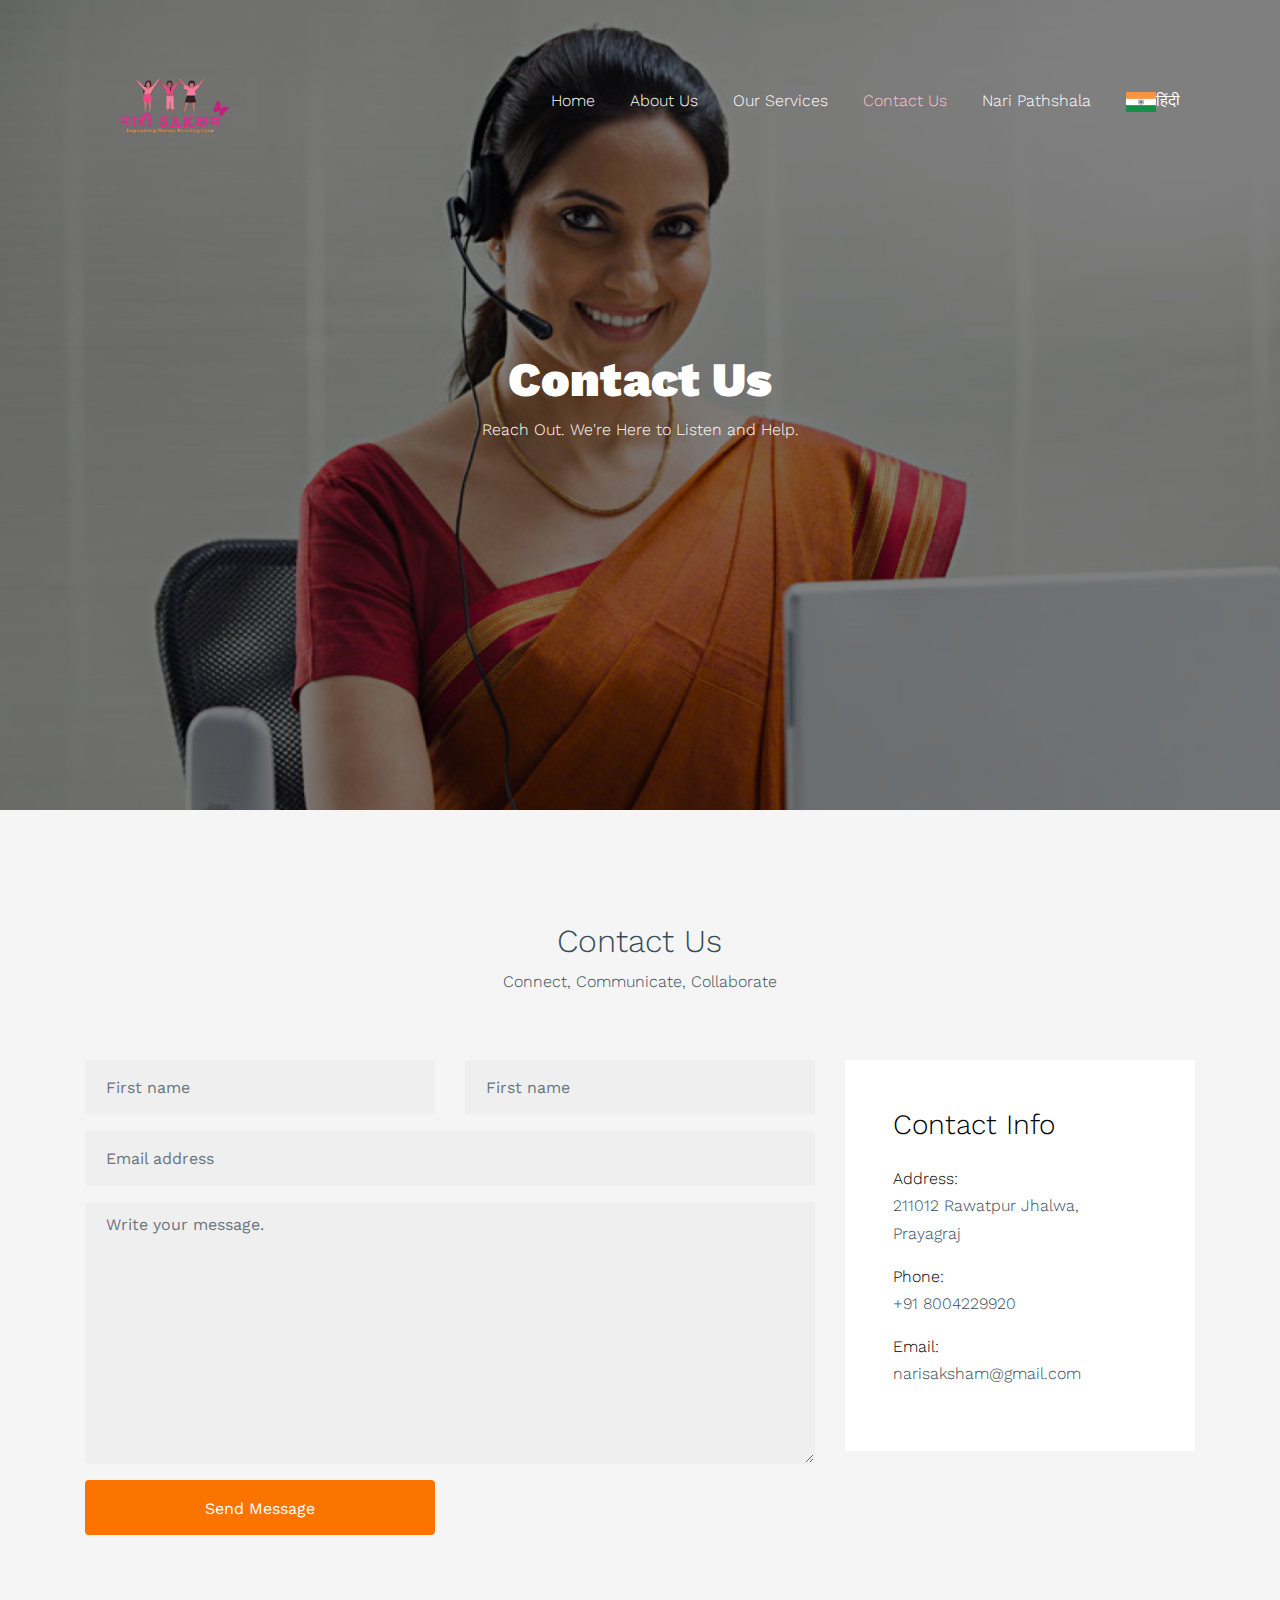
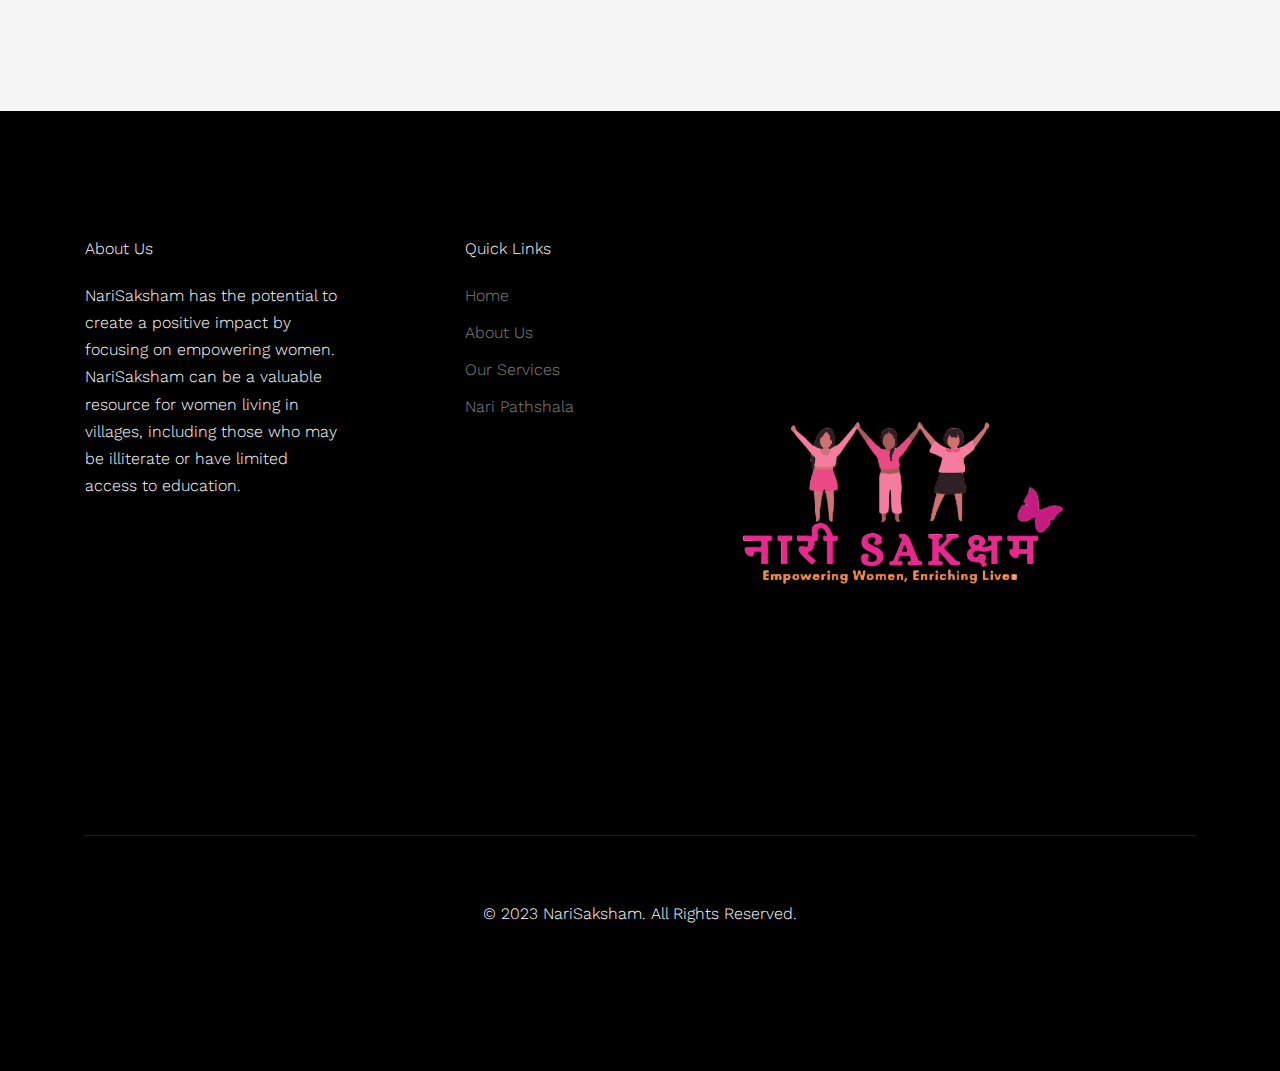
<file: contact.html>
<!doctype html>
<html lang="en">

  <head>
    <title>NariSaksham: Contact Us</title>
    <meta charset="utf-8">
    <meta name="viewport" content="width=device-width, initial-scale=1, shrink-to-fit=no">

    <link href="https://fonts.googleapis.com/css?family=Work+Sans:400,500,700&display=swap" rel="stylesheet">
        <!-- favicon -->
<link rel="shortcut icon" type="image/png" href="images/logo.png">

    <link rel="stylesheet" href="fonts/icomoon/style.css">

    <link rel="stylesheet" href="css/bootstrap.min.css">
    <link rel="stylesheet" href="css/bootstrap-datepicker.css">
    <link rel="stylesheet" href="css/jquery.fancybox.min.css">
    <link rel="stylesheet" href="css/owl.carousel.min.css">
    <link rel="stylesheet" href="css/owl.theme.default.min.css">
    <link rel="stylesheet" href="fonts/flaticon/font/flaticon.css">
    <link rel="stylesheet" href="css/aos.css">

    <!-- MAIN CSS -->
    <link rel="stylesheet" href="css/style.css">

  </head>

  <body data-spy="scroll" data-target=".site-navbar-target" data-offset="300">

    
    <div class="site-wrap" id="home-section">

      <div class="site-mobile-menu site-navbar-target">
        <div class="site-mobile-menu-header">
          <div class="site-mobile-menu-close mt-3">
            <span class="icon-close2 js-menu-toggle"></span>
          </div>
        </div>
        <div class="site-mobile-menu-body"></div>
      </div>



      <header class="site-navbar site-navbar-target" role="banner">

        <div class="container">
          <div class="row align-items-center position-relative">

            <div class="col-3 ">
              <div class="site-logo">
                <a href="index-h.html">
                  <img src="images/NariSaksham.png" height="170" width="170"></a>
                </a>
              </div>
            </div> 

            <div class="col-9  text-right">
              

              <span class="d-inline-block d-lg-none"><a href="#" class="text-white site-menu-toggle js-menu-toggle py-5 text-white"><span class="icon-menu h3 text-white"></span></a></span>

              

              <nav class="site-navigation text-right ml-auto d-none d-lg-block" role="navigation">
                <ul class="site-menu main-menu js-clone-nav ml-auto ">
                  <li><a href="index.html" class="nav-link">Home</a></li>
                  <li><a href="about.html" class="nav-link">About Us</a></li>
                  <li><a href="services.html" class="nav-link">Our Services</a></li>
                  <li class="active"><a href="contact.html" class="nav-link">Contact Us</a></li>
                  <li><a href="naripathshala.html" class="nav-link">Nari Pathshala</a></li>
                  <li><a href="index-h.html" class="nav-link"><img src="images/istockphoto-472317739-612x612.jpg" width="30" height="20">हिंदी </a></li>


                </ul>
              </nav>
            </div>

            
          </div>
        </div>

      </header>


      <div class="ftco-blocks-cover-1">
      <div class="ftco-cover-1 overlay innerpage" style="background-image: url('images/2292-X-1020-Contact-us.jpg')">
        <div class="container">
          <div class="row align-items-center justify-content-center">
            <div class="col-lg-6 text-center">
              <h1>Contact Us</h1>
              <p>Reach Out. We're Here to Listen and Help.</p>
            </div>
          </div>
        </div>
      </div>
    </div>

    
    
    <div class="site-section bg-light" id="contact-section">
      <div class="container">
        <div class="row justify-content-center text-center">
        <div class="col-7 text-center mb-5">
          <h2>Contact Us</h2>
          <p>Connect, Communicate, Collaborate</p>
        </div>
      </div>
        <div class="row">
          <div class="col-lg-8 mb-5" >
            <form action="#" method="post">
              <div class="form-group row">
                <div class="col-md-6 mb-4 mb-lg-0">
                  <input type="text" class="form-control" placeholder="First name">
                </div>
                <div class="col-md-6">
                  <input type="text" class="form-control" placeholder="First name">
                </div>
              </div>

              <div class="form-group row">
                <div class="col-md-12">
                  <input type="text" class="form-control" placeholder="Email address">
                </div>
              </div>

              <div class="form-group row">
                <div class="col-md-12">
                  <textarea name="" id="" class="form-control" placeholder="Write your message." cols="30" rows="10"></textarea>
                </div>
              </div>
              <div class="form-group row">
                <div class="col-md-6 mr-auto">
                  <input type="submit" class="btn btn-block btn-primary text-white py-3 px-5" value="Send Message">
                </div>
              </div>
            </form>
          </div>
          <div class="col-lg-4 ml-auto">
            <div class="bg-white p-3 p-md-5">
              <h3 class="text-black mb-4">Contact Info</h3>
              <ul class="list-unstyled footer-link">
                <li class="d-block mb-3">
                  <span class="d-block text-black">Address:</span>
                  <span>211012 Rawatpur Jhalwa, Prayagraj</span></li>
                <li class="d-block mb-3"><span class="d-block text-black">Phone:</span><span>+91 8004229920
                </span></li>
                <li class="d-block mb-3"><span class="d-block text-black">Email:</span><span>narisaksham@gmail.com
                </span></li>
              </ul>
            </div>
          </div>
        </div>
      </div>
    </div>

    
    
    <footer class="site-footer">
      <div class="container">
        <div class="row">
          <div class="col-lg-3">
            <h2 class="footer-heading mb-4">About Us</h2>
            <p>NariSaksham has the potential to create a positive impact by focusing on empowering women.<br>NariSaksham
              can be a valuable resource for women living in villages, including those who may be illiterate or have
              limited access to education.</p>
          </div>
          <div class="col-lg-8 ml-auto">
            <div class="row">
              <div class="col-lg-3">
                <h2 class="footer-heading mb-4">Quick Links</h2>
                <ul class="list-unstyled">
                  <li><a href="index.html">Home</a></li>
                  <li><a href="about.html">About Us</a></li>

                  <li><a href="services.html">Our Services</a></li>
                  <li><a href="naripathshala.html">Nari Pathshala</a></li>

             
                </ul>
              </div>
              <div class="footer-logo">
                <img src="images/NariSaksham.png" align="right">
              </div>
            </div>
          </div>

        </div>

        <div class="row pt-5 mt-5 text-center">
          <div class="col-md-12">
            <div class="border-top pt-5">
              <p>
                <!-- Link back to Colorlib can't be removed. Template is licensed under CC BY 3.0. -->
              <p>© 2023 NariSaksham. All Rights Reserved.</p>
              <!-- Link back to Colorlib can't be removed. Template is licensed under CC BY 3.0. -->
              </p>
            </div>
          </div>

        </div>
      </div>
    </footer>

  </div>

  </div>

    <script src="js/jquery-3.3.1.min.js"></script>
    <script src="js/popper.min.js"></script>
    <script src="js/bootstrap.min.js"></script>
    <script src="js/owl.carousel.min.js"></script>
    <script src="js/jquery.sticky.js"></script>
    <script src="js/jquery.waypoints.min.js"></script>
    <script src="js/jquery.animateNumber.min.js"></script>
    <script src="js/jquery.fancybox.min.js"></script>
    <script src="js/jquery.easing.1.3.js"></script>
    <script src="js/bootstrap-datepicker.min.js"></script>
    <script src="js/aos.js"></script>

    <script src="js/main.js"></script>

  </body>

</html>
</file>
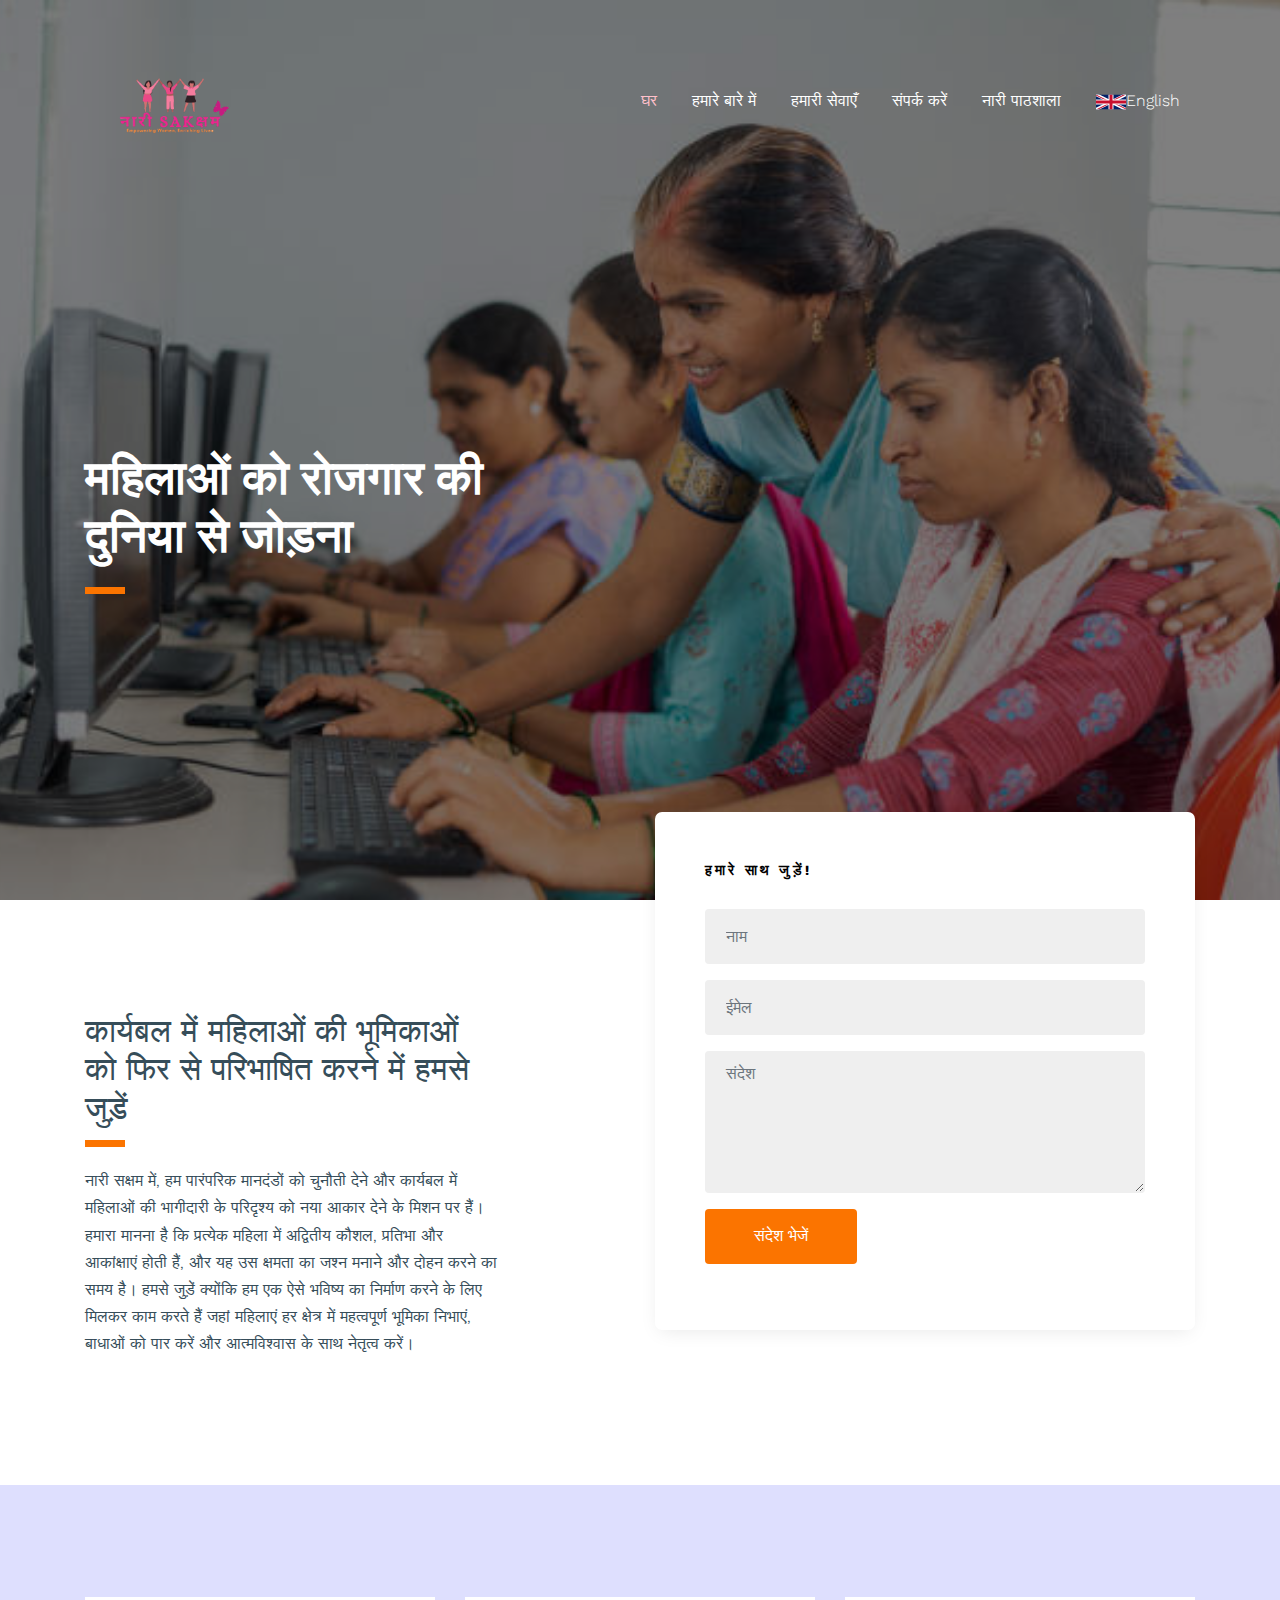
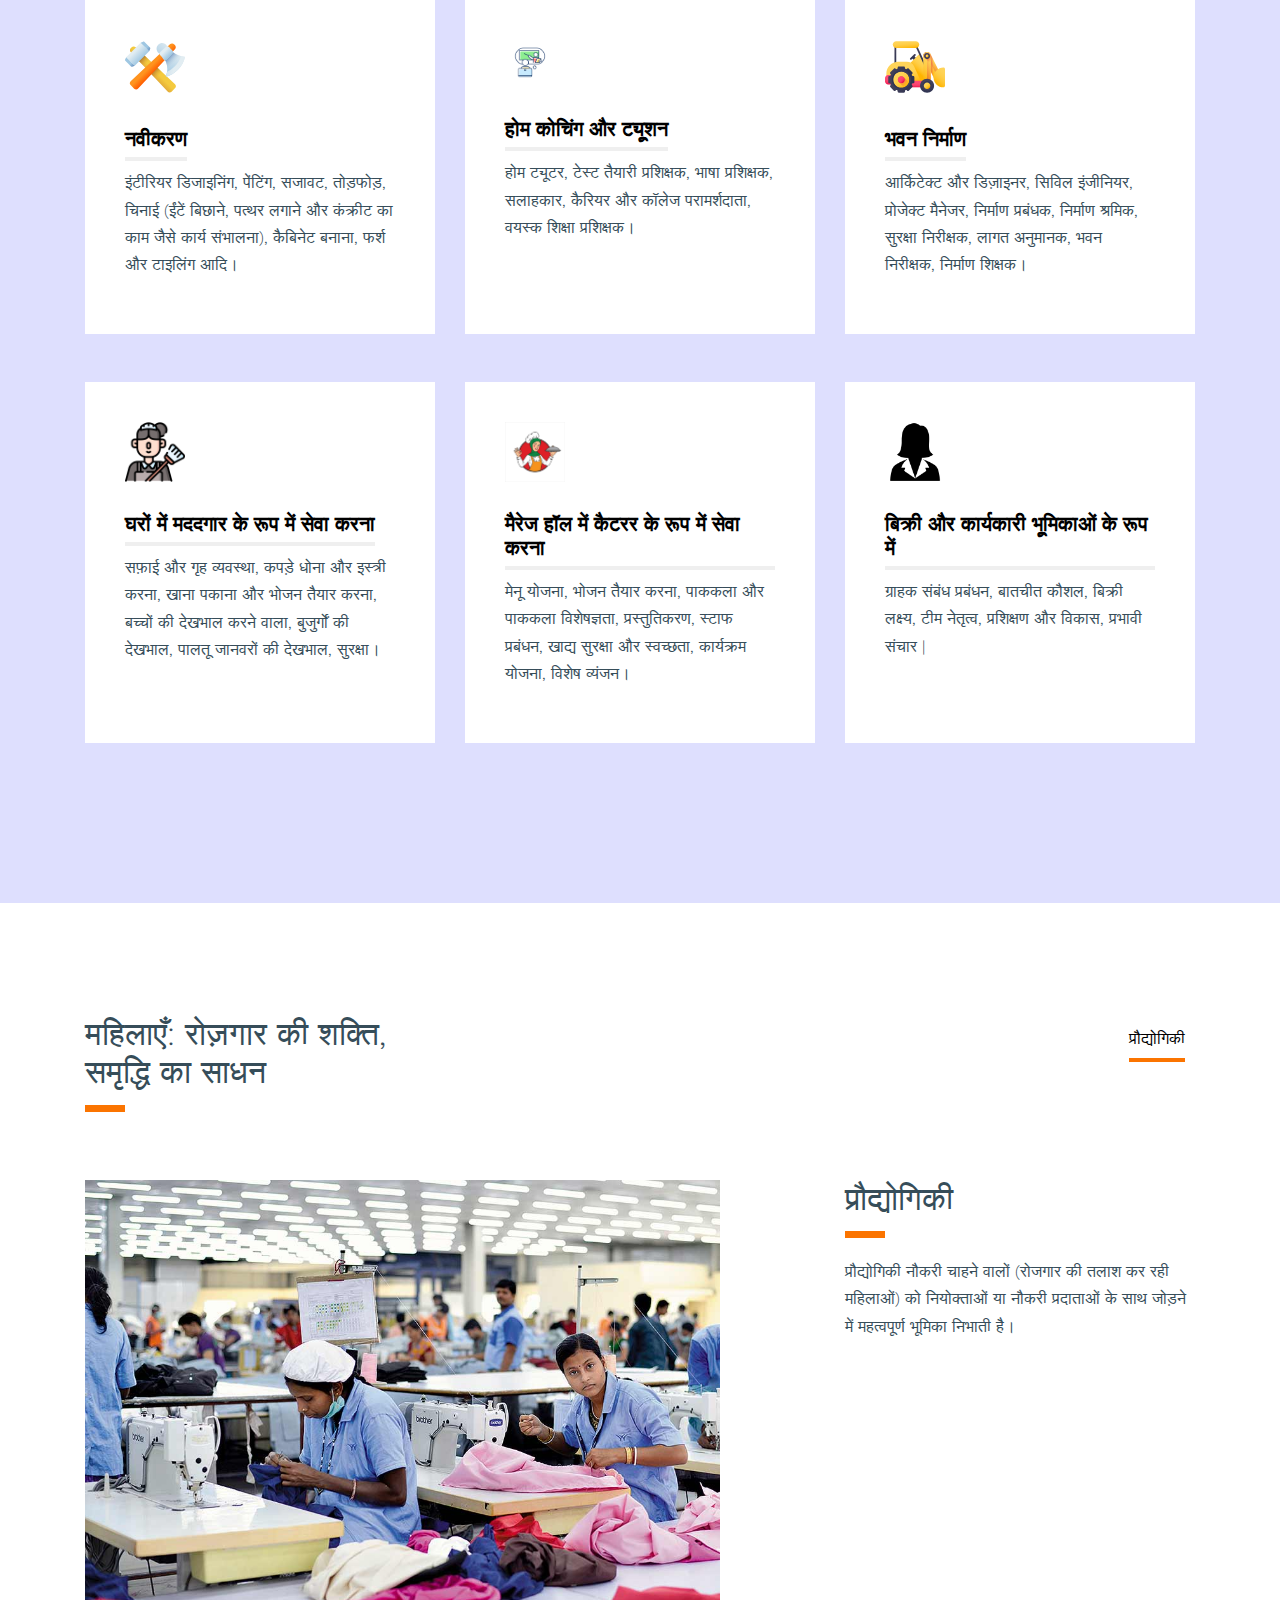
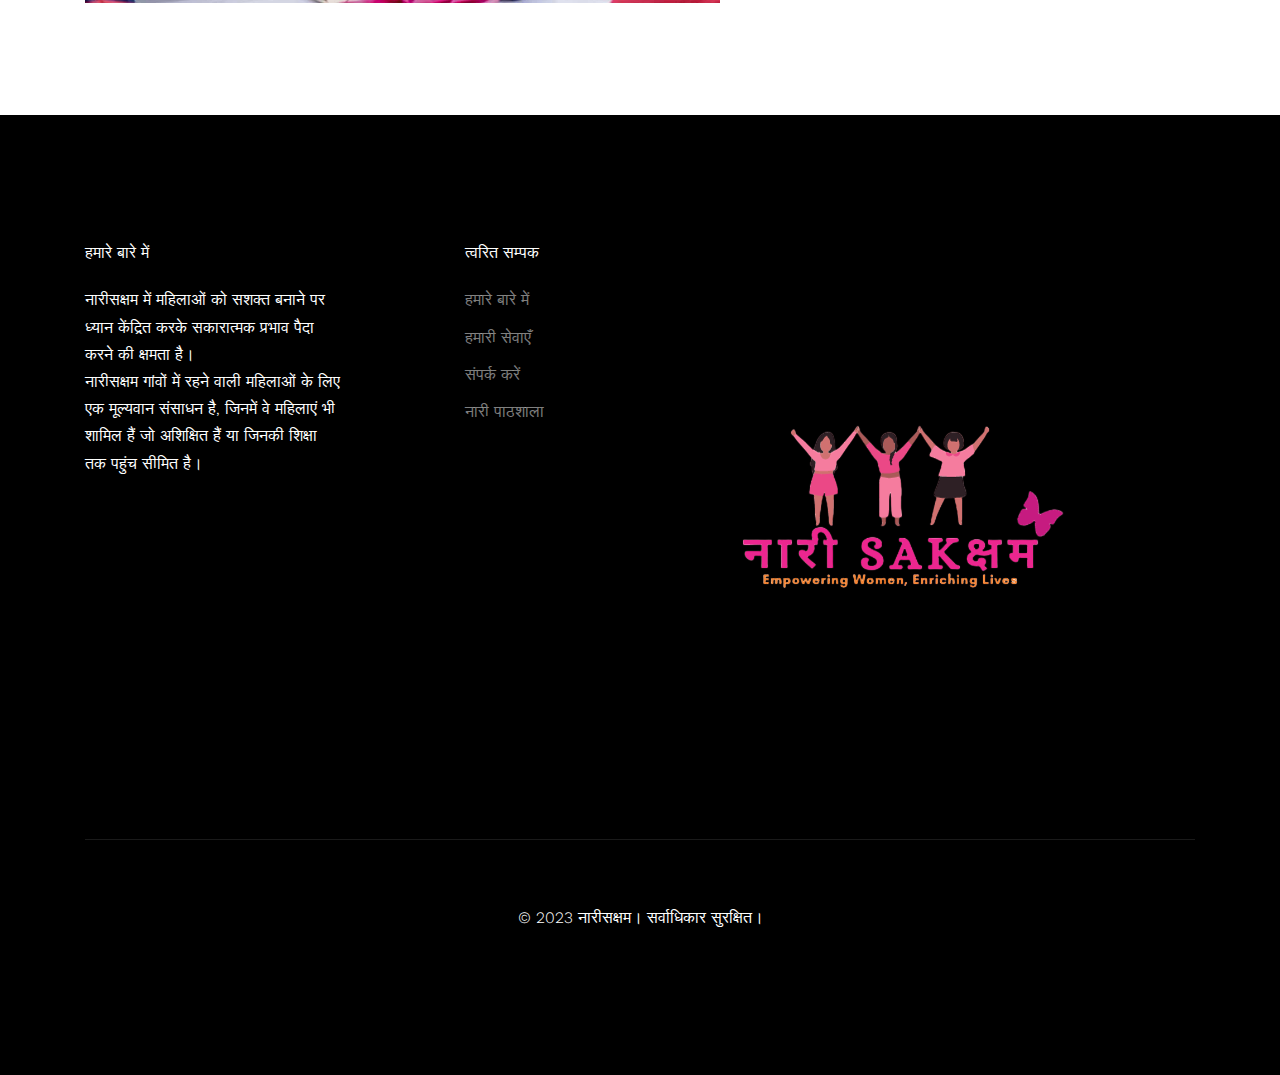
<file: index-h.html>
<!doctype html>
<html lang="en">

  <head>
    <title>नारीसक्षम: घर</title>
    <meta charset="utf-8">
    <meta name="viewport" content="width=device-width, initial-scale=1, shrink-to-fit=no">
  <!-- favicon -->
  <link rel="shortcut icon" type="image/png" href="images/logo.png">
  
    

    <link href="https://fonts.googleapis.com/css?family=Work+Sans:400,500,700&display=swap" rel="stylesheet">

    <link rel="stylesheet" href="fonts/icomoon/style.css">

    <link rel="stylesheet" href="css/bootstrap.min.css">
    <link rel="stylesheet" href="css/bootstrap-datepicker.css">
    <link rel="stylesheet" href="css/jquery.fancybox.min.css">
    <link rel="stylesheet" href="css/owl.carousel.min.css">
    <link rel="stylesheet" href="css/owl.theme.default.min.css">
    <link rel="stylesheet" href="fonts/flaticon/font/flaticon.css">
    <link rel="stylesheet" href="css/aos.css">

    <!-- MAIN CSS -->
    <link rel="stylesheet" href="css/style.css">

  </head>

  <body data-spy="scroll" data-target=".site-navbar-target" data-offset="300">
    
    

    
    <div class="site-wrap" id="home-section">

      <div class="site-mobile-menu site-navbar-target">
        <div class="site-mobile-menu-header">
          <div class="site-mobile-menu-close mt-3">
            <span class="icon-close2 js-menu-toggle"></span>
          </div>
        </div>
        <div class="site-mobile-menu-body"></div>
      </div>



      <header class="site-navbar site-navbar-target" role="banner">

        <div class="container">
          <div class="row align-items-center position-relative">

            <div class="col-3 ">
              <div class="site-logo">
                <a href="index-h.html">
                  <img src="images/NariSaksham.png" height="170" width="170"></a>
              </div>
            </div>

            <div class="col-9  text-right">
              

              <span class="d-inline-block d-lg-none"><a href="#" class="text-white site-menu-toggle js-menu-toggle py-5 text-white"><span class="icon-menu h3 text-white"></span></a></span>

              

              <nav class="site-navigation text-right ml-auto d-none d-lg-block" role="navigation">
                <ul class="site-menu main-menu js-clone-nav ml-auto ">
                  <li class="active"><a href="index-h.html" class="nav-link">घर</a></li>
                  <li><a href="about-h.html" class="nav-link">हमारे बारे में</a></li>
                  <li><a href="services-h.html" class="nav-link">हमारी सेवाएँ</a></li>
                  <li><a href="contact-h.html" class="nav-link">संपर्क करें</a></li>
                  <li><a href="naripathshala-h.html" class="nav-link">नारी पाठशाला</a></li>
                  <li><a href="index.html" class="nav-link"><img src="images/Flag_of_the_United_Kingdom_(1-2).svg" width="30" height="20">English </a></li>
                </ul>
              </nav>
            </div>
          </div>
        </div>
      </header>
      
      <div class="ftco-blocks-cover-1">
      <div class="ftco-cover-1 overlay" style="background-image: url('images/istockphoto-1395862008-612x612.jpg')">
        <div class="container">
          <div class="row align-items-center">
            <div class="col-lg-5"><br><br><br><br><br><br>
              <h1 class="line-bottom">महिलाओं को रोजगार की दुनिया से जोड़ना</h1>
            </div>
            <div class="col-lg-5 ml-auto">
              
            </div>
          </div>
        </div>
      </div>
    </div>

    
    <div class="site-section">
      <div class="container">
        <div class="row">
          <div class="col-md-5 pr-md-5 mr-auto">
            <h2 class="line-bottom">कार्यबल में महिलाओं की भूमिकाओं को फिर से परिभाषित करने में हमसे जुड़ें</h2>
            <p>नारी सक्षम में, हम पारंपरिक मानदंडों को चुनौती देने और कार्यबल में महिलाओं की भागीदारी के परिदृश्य को नया आकार देने के मिशन पर हैं। हमारा मानना है कि प्रत्येक महिला में अद्वितीय कौशल, प्रतिभा और आकांक्षाएं होती हैं, और यह उस क्षमता का जश्न मनाने और दोहन करने का समय है। हमसे जुड़ें क्योंकि हम एक ऐसे भविष्य का निर्माण करने के लिए मिलकर काम करते हैं जहां महिलाएं हर क्षेत्र में महत्वपूर्ण भूमिका निभाएं, बाधाओं को पार करें और आत्मविश्वास के साथ नेतृत्व करें।</p>
          </div>
          <div class="col-md-6">
            <div class="quick-contact-form bg-white">
                <h2>हमारे साथ जुड़ें!</h2>
                <form action="#" method="post">
                  <div class="form-group">
                    <input type="text" class="form-control" placeholder="नाम">
                  </div>
                  <div class="form-group">
                    <input type="email" class="form-control" placeholder="ईमेल">
                  </div>
                  <div class="form-group">
                    <textarea name="" class="form-control" id="" cols="30" rows="5" placeholder="संदेश"></textarea>
                  </div>
                  <div class="form-group">
                    <input type="submit" value="संदेश भेजें" class="btn btn-primary px-5">
                  </div>
                </form>
              </div>
          </div>
        </div>
      </div>
    </div>

    <div class="site-section" style="background-color: #dedffe;">
      <div class="container">
        <div class="row align-items-stretch">
          <div class="col-md-6 mb-5 mb-lg-5 col-lg-4">
            <div class="service-2 h-100">
              <div class="svg">
                <img src="images/flaticon/svg/001-renovation.svg" alt="Image" class="">
              </div>

              <h3><span>नवीकरण</span></h3>
              <p>इंटीरियर डिजाइनिंग, पेंटिंग, सजावट, तोड़फोड़, चिनाई (ईंटें बिछाने, पत्थर लगाने और कंक्रीट का काम जैसे कार्य संभालना), कैबिनेट बनाना, फर्श और टाइलिंग आदि।</p>

            </div>
          </div>
          <div class="col-md-6 mb-5 mb-lg-5 col-lg-4">
            <div class="service-2 h-100">
              <div class="svg">
                <img src="images/online-tutor-rgb-color-icon-vector-34552047-removebg-preview.png" width="50" height="50" alt="Image" class="">
              </div>

              <h3><span>होम कोचिंग और ट्यूशन</span></h3>
              <p>होम ट्यूटर, टेस्ट तैयारी प्रशिक्षक, भाषा प्रशिक्षक, सलाहकार, कैरियर और कॉलेज परामर्शदाता, वयस्क शिक्षा प्रशिक्षक।</p>

            </div>
          </div>
          <div class="col-md-6 mb-5 mb-lg-5 col-lg-4">
            <div class="service-2 h-100">
              <div class="svg">
                <img src="images/flaticon/svg/003-bulldozer.svg" alt="Image" class="">
              </div>

              <h3><span>भवन निर्माण</span></h3>
              <p>आर्किटेक्ट और डिज़ाइनर, सिविल इंजीनियर, प्रोजेक्ट मैनेजर, निर्माण प्रबंधक, निर्माण श्रमिक, सुरक्षा निरीक्षक, लागत अनुमानक, भवन निरीक्षक, निर्माण शिक्षक।</p>
            </div>
          </div>


          <div class="col-md-6 mb-5 mb-lg-5 col-lg-4">
            <div class="service-2 h-100">
              <div class="svg">
                <img src="images/4490400.png" alt="Image" class="">
              </div>

              <h3><span>घरों में मददगार के रूप में सेवा करना</span></h3>
              <p>सफ़ाई और गृह व्यवस्था, कपड़े धोना और इस्त्री करना, खाना पकाना और भोजन तैयार करना, बच्चों की देखभाल करने वाला, बुजुर्गों की देखभाल, पालतू जानवरों की देखभाल, सुरक्षा।</p>

            </div>
          </div>
          <div class="col-md-6 mb-5 mb-lg-5 col-lg-4">
            <div class="service-2 h-100">
              <div class="svg">
                <img src="images/woman-chef-logo-catering-free-vector.jpg" alt="Image" class="">
              </div>

              <h3><span>मैरेज हॉल में कैटरर के रूप में सेवा करना</span></h3>
              <p>मेनू योजना, भोजन तैयार करना, पाककला और पाककला विशेषज्ञता, प्रस्तुतिकरण, स्टाफ प्रबंधन, खाद्य सुरक्षा और स्वच्छता, कार्यक्रम योजना, विशेष व्यंजन।</p>

            </div>
          </div>
          <div class="col-md-6 mb-5 mb-lg-5 col-lg-4">
            <div class="service-2 h-100">
              <div class="svg">
                <img src="images/223620-200.png" alt="Image" class="">
              </div>

              <h3><span>बिक्री और कार्यकारी भूमिकाओं के रूप में</span></h3>
              <p>ग्राहक संबंध प्रबंधन, बातचीत कौशल, बिक्री लक्ष्य, टीम नेतृत्व, प्रशिक्षण और विकास, प्रभावी संचार |</p>

            </div>
          </div>

        </div>
      </div>
    </div>

    <div class="site-section">
      <div class="container">
        
        <div class="row mb-5">
          <div class="col-md-4 mr-auto">
            <h2 class="line-bottom">महिलाएँ: रोज़गार की शक्ति, समृद्धि का साधन</h2>
          </div>
          <div class="col-md-8 text-right">
            <nav class="custom-tab nav" role="tablist"  class="nav nav-tabs" id="nav-tab" role="tablist">
              <a href="#nav-one" class="nav-item nav-link active" data-toggle="tab" role="tab"  aria-controls="nav-one" aria-selected="true">प्रौद्योगिकी</a>
            </nav>
          </div>
        </div>

        <div class="row">
          <div class="col-12">
            <div class="tab-content" id="nav-tabContent">
              <div class="tab-pane fade show active" id="nav-one" role="tabpanel" aria-labelledby="nav-one-tab">
                <div class="row">
                  <div class="col-md-7">
                    <img src="images/Women-worker_20190304.jpg" alt="Image" class="img-fluid">
                  </div>
                  <div class="col-md-4 ml-auto">
                    <h2 class="line-bottom">प्रौद्योगिकी</h2>
                    <p>प्रौद्योगिकी नौकरी चाहने वालों (रोजगार की तलाश कर रही महिलाओं) को नियोक्ताओं या नौकरी प्रदाताओं के साथ जोड़ने में महत्वपूर्ण भूमिका निभाती है।</p>
                  </div>
                </div>
              </div>
            </div>
          </div>
        </div>
      </div>
    </div>  
    

    <footer class="site-footer">
      <div class="container">
        <div class="row">
          <div class="col-lg-3">
            <h2 class="footer-heading mb-4">हमारे बारे में</h2>
                <p>नारीसक्षम में महिलाओं को सशक्त बनाने पर ध्यान केंद्रित करके सकारात्मक प्रभाव पैदा करने की क्षमता है।<br>नारीसक्षम गांवों में रहने वाली महिलाओं के लिए एक मूल्यवान संसाधन है, जिनमें वे महिलाएं भी शामिल हैं जो अशिक्षित हैं या जिनकी शिक्षा तक पहुंच सीमित है।</p>
          </div>
          <div class="col-lg-8 ml-auto">
            <div class="row">
              <div class="col-lg-3">
                <h2 class="footer-heading mb-4">त्वरित सम्पक</h2>
                <ul class="list-unstyled">
                  <li><a href="about-h.html">हमारे बारे में</a></li>
                  <li><a href="services-h.html">हमारी सेवाएँ</a></li>    
                  <li><a href="contact-h.html">संपर्क करें</a></li>
                  <li><a href="naripathshala-h.html">नारी पाठशाला</a></li>
                 
                </ul>
              </div>
              <div class="footer-logo">
              <img src="images/NariSaksham.png" align="right">
            </div>
            </div>
          </div>
 
        </div>
       
        <div class="row pt-5 mt-5 text-center">
          <div class="col-md-12">
            <div class="border-top pt-5">
              <p>
            <p>© 2023 नारीसक्षम। सर्वाधिकार सुरक्षित।</p>
            </p>
            </div>
          </div>

        </div>
      </div>
    </footer>

    </div>

    <script src="js/jquery-3.3.1.min.js"></script>
    <script src="js/popper.min.js"></script>
    <script src="js/bootstrap.min.js"></script>
    <script src="js/owl.carousel.min.js"></script>
    <script src="js/jquery.sticky.js"></script>
    <script src="js/jquery.waypoints.min.js"></script>
    <script src="js/jquery.animateNumber.min.js"></script>
    <script src="js/jquery.fancybox.min.js"></script>
    <script src="js/jquery.easing.1.3.js"></script>
    <script src="js/bootstrap-datepicker.min.js"></script>
    <script src="js/aos.js"></script>

    <script src="js/main.js"></script>

  

  </body>

</html>
</file>
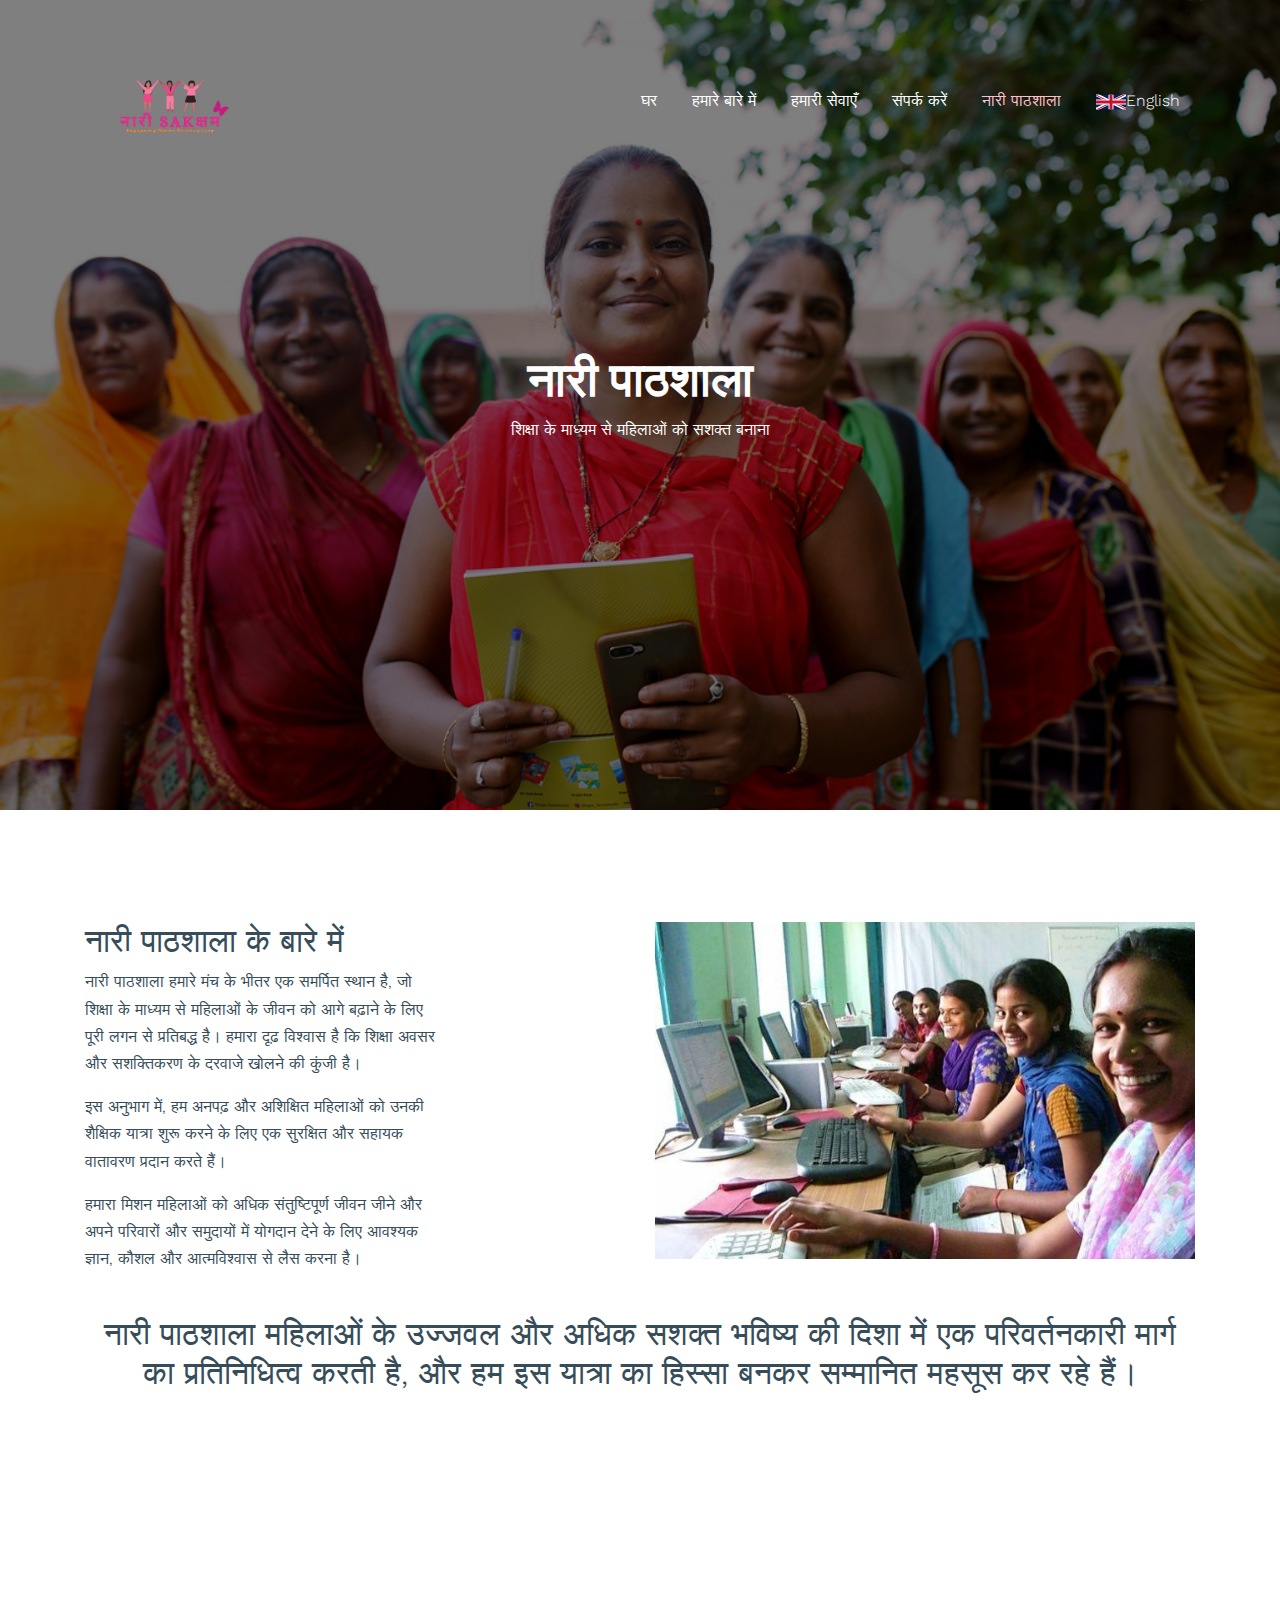
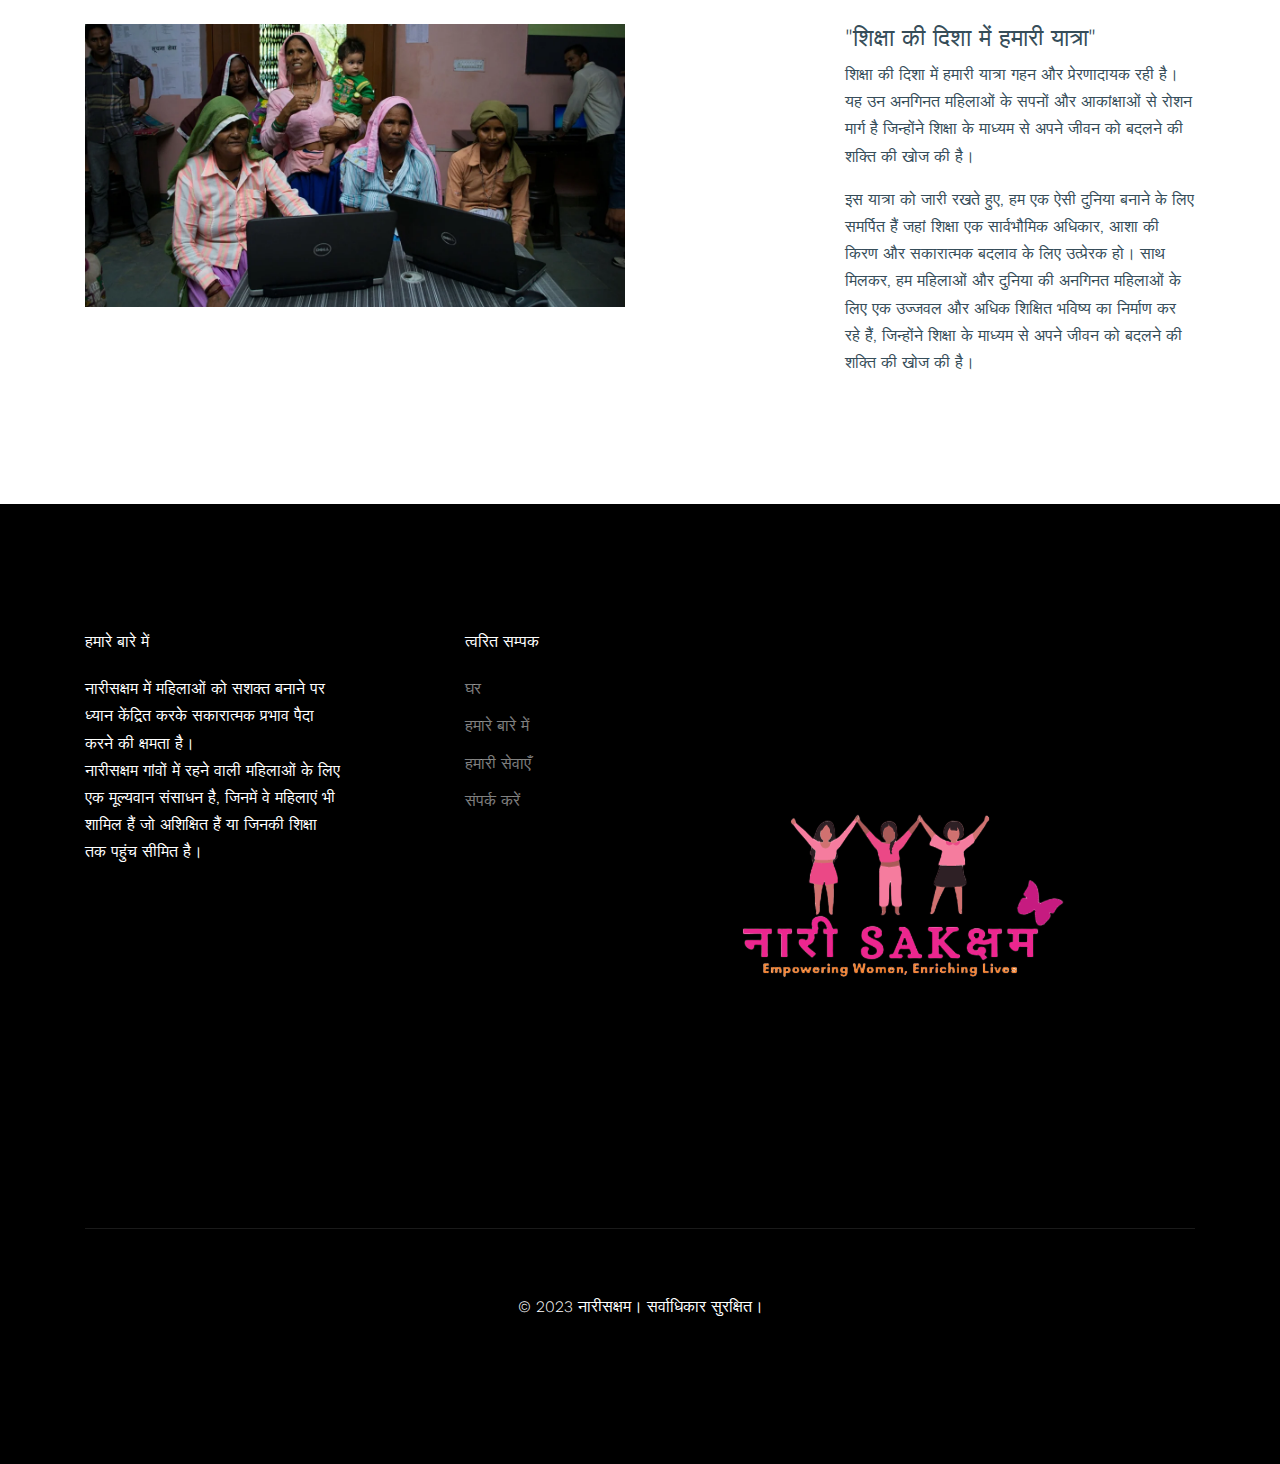
<file: naripathshala-h.html>
<!doctype html>
<html lang="en">

<head>
  <title>नारीसक्षम: नारी पाठशाला</title>
  <meta charset="utf-8">
  <meta name="viewport" content="width=device-width, initial-scale=1, shrink-to-fit=no">

  <link href="https://fonts.googleapis.com/css?family=Work+Sans:400,500,700&display=swap" rel="stylesheet">
  <!-- favicon -->
  <link rel="shortcut icon" type="image/png" href="images/logo.png">

  <link rel="stylesheet" href="fonts/icomoon/style.css">
  <link rel="stylesheet" href="css/bootstrap.min.css">
  <link rel="stylesheet" href="css/bootstrap-datepicker.css">
  <link rel="stylesheet" href="css/jquery.fancybox.min.css">
  <link rel="stylesheet" href="css/owl.carousel.min.css">
  <link rel="stylesheet" href="css/owl.theme.default.min.css">
  <link rel="stylesheet" href="fonts/flaticon/font/flaticon.css">
  <link rel="stylesheet" href="css/aos.css">

  <!-- MAIN CSS -->
  <link rel="stylesheet" href="css/style.css">

</head>

<body data-spy="scroll" data-target=".site-navbar-target" data-offset="300">


  <div class="site-wrap" id="home-section">

    <div class="site-mobile-menu site-navbar-target">
      <div class="site-mobile-menu-header">
        <div class="site-mobile-menu-close mt-3">
          <span class="icon-close2 js-menu-toggle"></span>
        </div>
      </div>
      <div class="site-mobile-menu-body"></div>
    </div>



    <header class="site-navbar site-navbar-target" role="banner">

      <div class="container">
        <div class="row align-items-center position-relative">

          <div class="col-3 ">
            <div class="site-logo">
              <a href="index-h.html">
                <img src="images/NariSaksham.png" height="170" width="170"></a>
              </a>
            </div>
          </div>

          <div class="col-9  text-right">


            <span class="d-inline-block d-lg-none"><a href="#"
                class="text-white site-menu-toggle js-menu-toggle py-5 text-white"><span>
                  class="icon-menu h3 text-white"></span></a></span>



            <nav class="site-navigation text-right ml-auto d-none d-lg-block" role="navigation">
              <ul class="site-menu main-menu js-clone-nav ml-auto ">
                <li><a href="index-h.html" class="nav-link">घर</a></li>
                <li><a href="about-h.html" class="nav-link">हमारे बारे में</a></li>
                <li><a href="services-h.html" class="nav-link">हमारी सेवाएँ</a></li>
                <li><a href="contact-h.html" class="nav-link">संपर्क करें</a></li>
                <li  class="active"><a href="naripathshala-h.html" class="nav-link">नारी पाठशाला</a></li>
                <li><a href="index.html" class="nav-link"><img src="images/Flag_of_the_United_Kingdom_(1-2).svg" width="30" height="20">English </a></li>
              </ul>
            </nav>
          </div>
        </div>
      </div>
    </header>

    <div class="ftco-blocks-cover-1">
      <div class="ftco-cover-1 overlay innerpage" style="background-image: url('images/51412637647_b66dc47e87_b.jpg')">
        <div class="container">
          <div class="row align-items-center justify-content-center">
            <div class="col-lg-6 text-center">
              <h1>नारी पाठशाला</h1>
              <p>शिक्षा के माध्यम से महिलाओं को सशक्त बनाना</p>
            </div>
          </div>
        </div>
      </div>
    </div>
    <div class="site-section">
      <div class="container">
        <div class="row">
          <div class="col-lg-6 mb-5 mb-lg-0 order-lg-2">
            <img src="images/working-women-647_052016065533.jpg" alt="Image" class="img-fluid">
          </div>
          <div class="col-lg-4 mr-auto">
            <h2>नारी पाठशाला के बारे में</h2>
            <p>नारी पाठशाला हमारे मंच के भीतर एक समर्पित स्थान है, जो शिक्षा के माध्यम से महिलाओं के जीवन को आगे बढ़ाने के लिए पूरी लगन से प्रतिबद्ध है। हमारा दृढ़ विश्वास है कि शिक्षा अवसर और सशक्तिकरण के दरवाजे खोलने की कुंजी है।</p>
            <p>इस अनुभाग में, हम अनपढ़ और अशिक्षित महिलाओं को उनकी शैक्षिक यात्रा शुरू करने के लिए एक सुरक्षित और सहायक वातावरण प्रदान करते हैं।</p>
            <p>हमारा मिशन महिलाओं को अधिक संतुष्टिपूर्ण जीवन जीने और अपने परिवारों और समुदायों में योगदान देने के लिए आवश्यक ज्ञान, कौशल और आत्मविश्वास से लैस करना है।</p>
          </div>
        </div><br>
        <center>
          <h2>नारी पाठशाला महिलाओं के उज्जवल और अधिक सशक्त भविष्य की दिशा में एक परिवर्तनकारी मार्ग का प्रतिनिधित्व करती है, और हम इस यात्रा का हिस्सा बनकर सम्मानित महसूस कर रहे हैं।</h2>
        </center>
      </div>
    </div>

    <div class="site-section">
      <div class="container">
        <div class="row">
          <div class="col-lg-6 mb-5 mb-lg-0">
            <img src="images/Untitled-design-10.webp" alt="Image" class="img-fluid">
          </div>
          <div class="col-lg-4 ml-auto">
            <h4>"शिक्षा की दिशा में हमारी यात्रा"</h4>
            <p>शिक्षा की दिशा में हमारी यात्रा गहन और प्रेरणादायक रही है। यह उन अनगिनत महिलाओं के सपनों और आकांक्षाओं से रोशन मार्ग है जिन्होंने शिक्षा के माध्यम से अपने जीवन को बदलने की शक्ति की खोज की है।</p>
            <p>इस यात्रा को जारी रखते हुए, हम एक ऐसी दुनिया बनाने के लिए समर्पित हैं जहां शिक्षा एक सार्वभौमिक अधिकार, आशा की किरण और सकारात्मक बदलाव के लिए उत्प्रेरक हो। साथ मिलकर, हम महिलाओं और दुनिया की अनगिनत महिलाओं के लिए एक उज्जवल और अधिक शिक्षित भविष्य का निर्माण कर रहे हैं, जिन्होंने शिक्षा के माध्यम से अपने जीवन को बदलने की शक्ति की खोज की है।</p>
          </div>
        </div>
      </div>
    </div>
    <footer class="site-footer">
      <div class="container">
        <div class="row">
          <div class="col-lg-3">
            <h2 class="footer-heading mb-4">हमारे बारे में</h2>
                <p>नारीसक्षम में महिलाओं को सशक्त बनाने पर ध्यान केंद्रित करके सकारात्मक प्रभाव पैदा करने की क्षमता है।<br>नारीसक्षम गांवों में रहने वाली महिलाओं के लिए एक मूल्यवान संसाधन है, जिनमें वे महिलाएं भी शामिल हैं जो अशिक्षित हैं या जिनकी शिक्षा तक पहुंच सीमित है।</p>
          </div>
          <div class="col-lg-8 ml-auto">
            <div class="row">
              <div class="col-lg-3">
                <h2 class="footer-heading mb-4">त्वरित सम्पक</h2>
                <ul class="list-unstyled">
                <li><a href="index-h.html">घर</a></li>
                  <li><a href="about-h.html">हमारे बारे में</a></li>
                  <li><a href="services-h.html">हमारी सेवाएँ</a></li>    
                  <li><a href="contact-h.html">संपर्क करें</a></li>
               
                 
                </ul>
              </div>
              <div class="footer-logo">
                <img src="images/NariSaksham.png" align="right">
              </div>
            </div>
          </div>

        </div>

        <div class="row pt-5 mt-5 text-center">
          <div class="col-md-12">
            <div class="border-top pt-5">
              <p>
                <!-- Link back to Colorlib can't be removed. Template is licensed under CC BY 3.0. -->
              <p>© 2023 नारीसक्षम। सर्वाधिकार सुरक्षित।</p>
              <!-- Link back to Colorlib can't be removed. Template is licensed under CC BY 3.0. -->
              </p>
            </div>
          </div>

        </div>
      </div>
    </footer>

  </div>

  </div>

  <script src="js/jquery-3.3.1.min.js"></script>
  <script src="js/popper.min.js"></script>
  <script src="js/bootstrap.min.js"></script>
  <script src="js/owl.carousel.min.js"></script>
  <script src="js/jquery.sticky.js"></script>
  <script src="js/jquery.waypoints.min.js"></script>
  <script src="js/jquery.animateNumber.min.js"></script>
  <script src="js/jquery.fancybox.min.js"></script>
  <script src="js/jquery.easing.1.3.js"></script>
  <script src="js/bootstrap-datepicker.min.js"></script>
  <script src="js/aos.js"></script>

  <script src="js/main.js"></script>

</body>

</html>
</file>
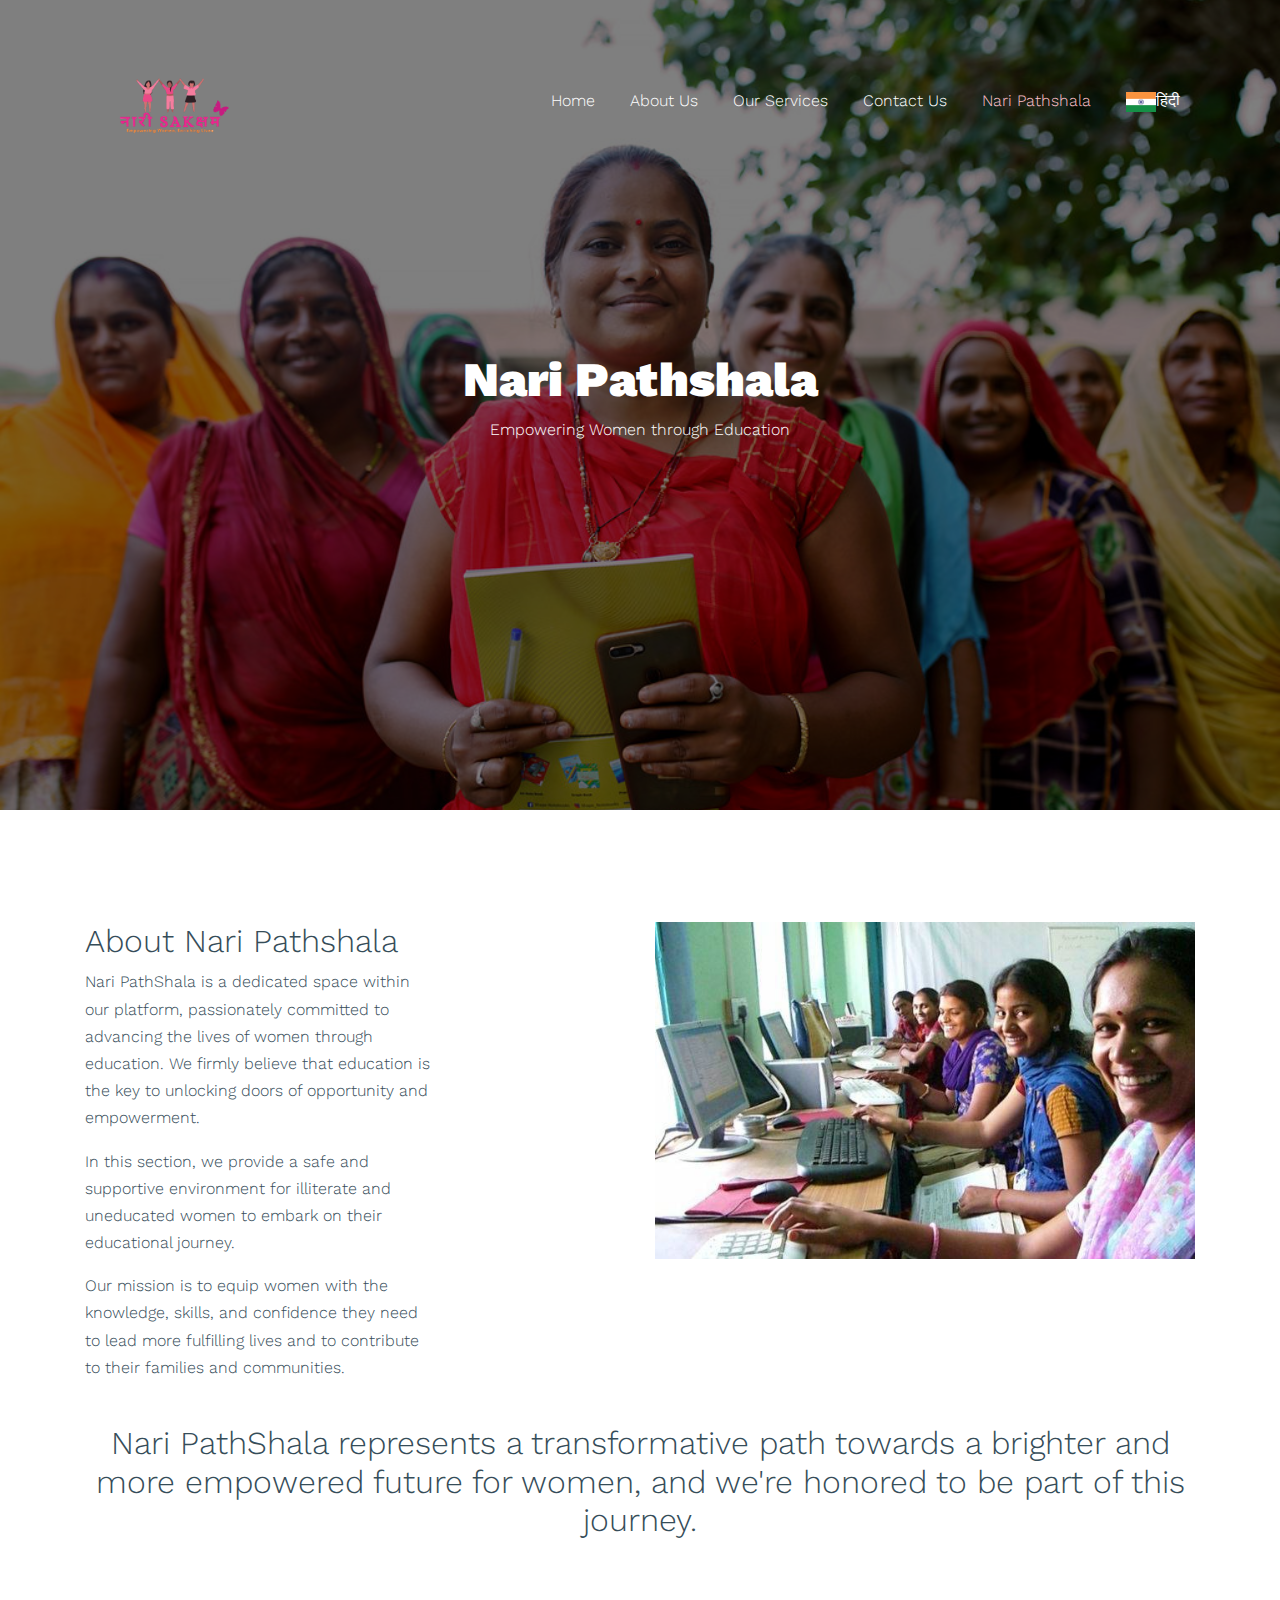
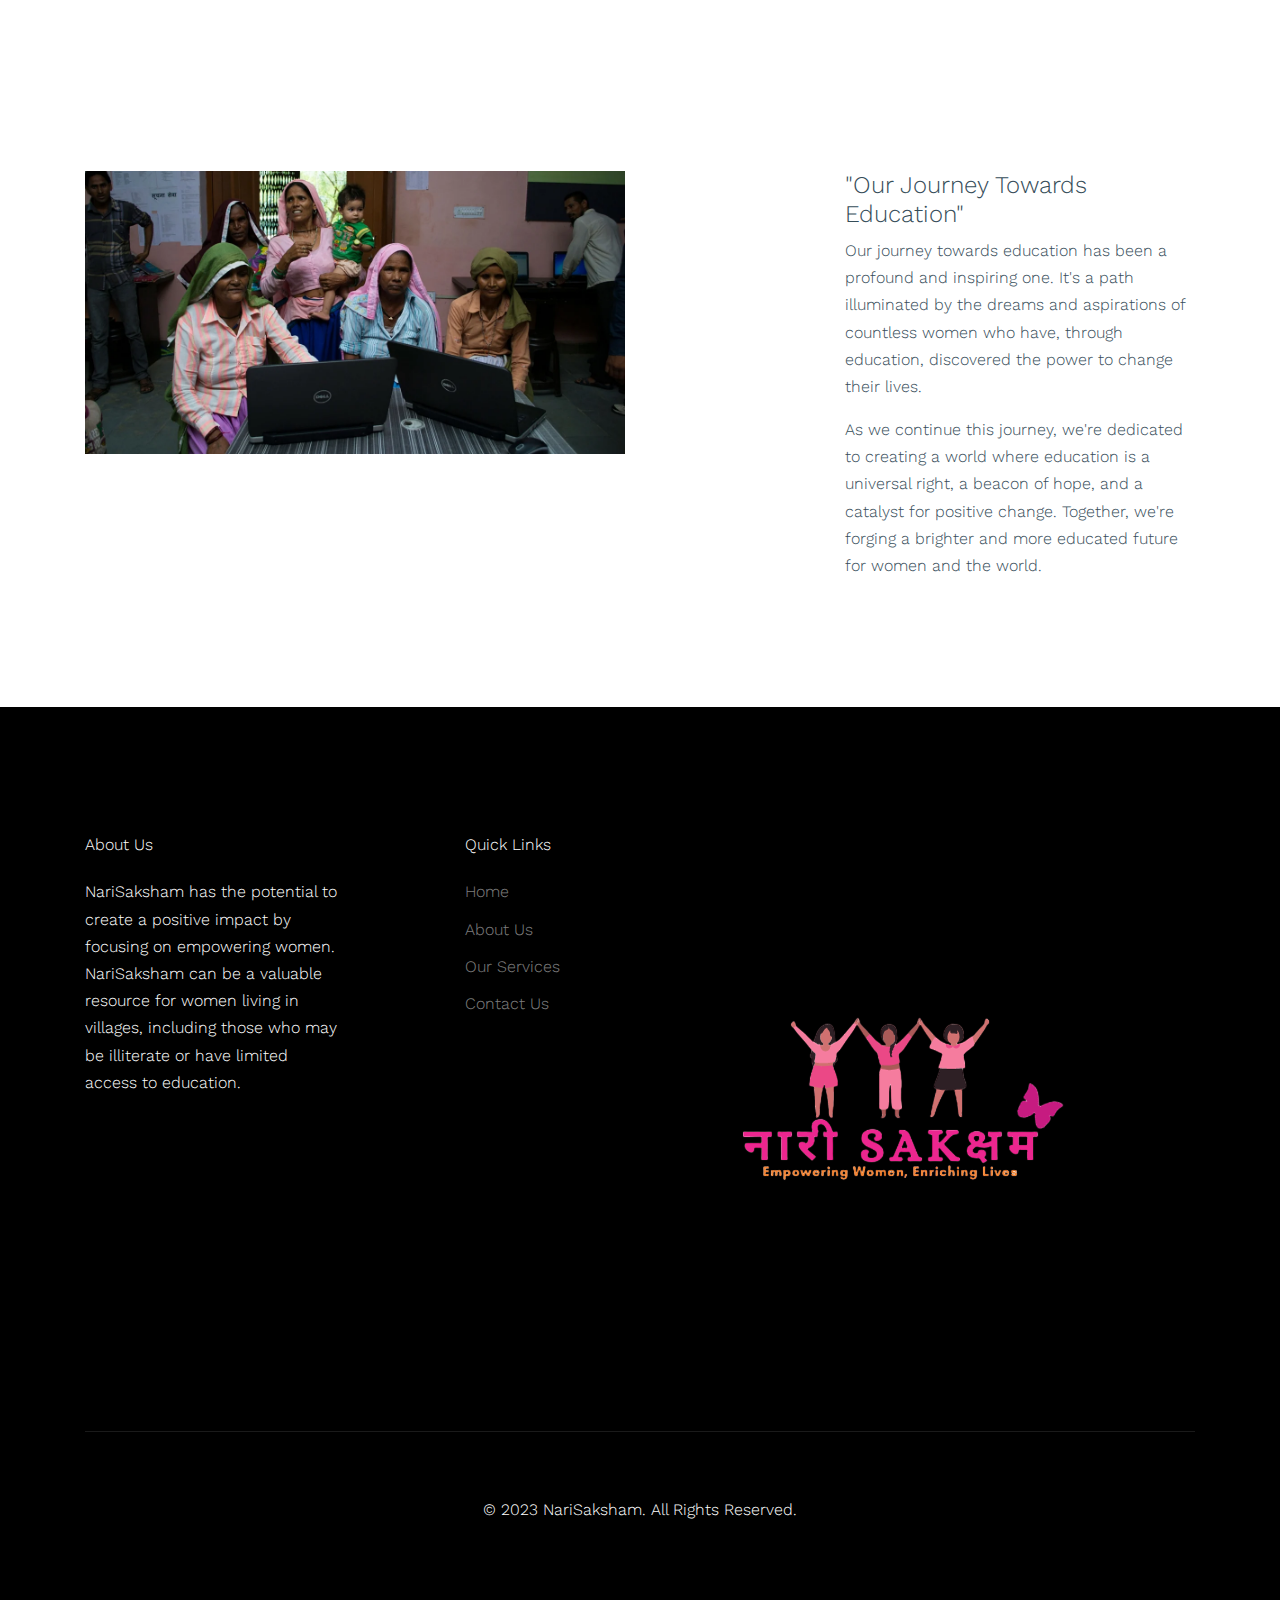
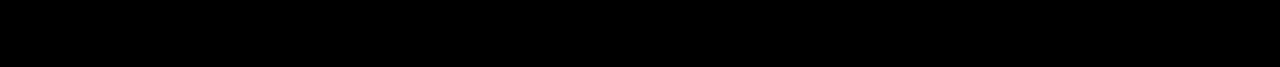
<file: naripathshala.html>
<!doctype html>
<html lang="en">

<head>
  <title>NariSaksham: Nari Pathshala</title>
  <meta charset="utf-8">
  <meta name="viewport" content="width=device-width, initial-scale=1, shrink-to-fit=no">

  <link href="https://fonts.googleapis.com/css?family=Work+Sans:400,500,700&display=swap" rel="stylesheet">
  <!-- favicon -->
  <link rel="shortcut icon" type="image/png" href="images/logo.png">

  <link rel="stylesheet" href="fonts/icomoon/style.css">
  <link rel="stylesheet" href="css/bootstrap.min.css">
  <link rel="stylesheet" href="css/bootstrap-datepicker.css">
  <link rel="stylesheet" href="css/jquery.fancybox.min.css">
  <link rel="stylesheet" href="css/owl.carousel.min.css">
  <link rel="stylesheet" href="css/owl.theme.default.min.css">
  <link rel="stylesheet" href="fonts/flaticon/font/flaticon.css">
  <link rel="stylesheet" href="css/aos.css">

  <!-- MAIN CSS -->
  <link rel="stylesheet" href="css/style.css">

</head>

<body data-spy="scroll" data-target=".site-navbar-target" data-offset="300">


  <div class="site-wrap" id="home-section">

    <div class="site-mobile-menu site-navbar-target">
      <div class="site-mobile-menu-header">
        <div class="site-mobile-menu-close mt-3">
          <span class="icon-close2 js-menu-toggle"></span>
        </div>
      </div>
      <div class="site-mobile-menu-body"></div>
    </div>



    <header class="site-navbar site-navbar-target" role="banner">

      <div class="container">
        <div class="row align-items-center position-relative">

          <div class="col-3 ">
            <div class="site-logo">
              <a href="index.html">
                <img src="images/NariSaksham.png" height="170" width="170"></a>
              </a>
            </div>
          </div>

          <div class="col-9  text-right">


            <span class="d-inline-block d-lg-none"><a href="#"
                class="text-white site-menu-toggle js-menu-toggle py-5 text-white"><span>
                  class="icon-menu h3 text-white"></span></a></span>



            <nav class="site-navigation text-right ml-auto d-none d-lg-block" role="navigation">
              <ul class="site-menu main-menu js-clone-nav ml-auto ">
                <li><a href="index.html" class="nav-link">Home</a></li>
                <li><a href="about.html" class="nav-link">About Us</a></li>
                <li><a href="services.html" class="nav-link">Our Services</a></li>
                <li><a href="contact.html" class="nav-link">Contact Us</a></li>
                <li class="active"><a href="index.html" class="nav-link">Nari Pathshala</a></li>
                <li><a href="index-h.html" class="nav-link"><img src="images/istockphoto-472317739-612x612.jpg" width="30" height="20">हिंदी </a></li>


              </ul>
            </nav>
          </div>
        </div>
      </div>
    </header>

    <div class="ftco-blocks-cover-1">
      <div class="ftco-cover-1 overlay innerpage" style="background-image: url('images/51412637647_b66dc47e87_b.jpg')">
        <div class="container">
          <div class="row align-items-center justify-content-center">
            <div class="col-lg-6 text-center">
              <h1>Nari Pathshala</h1>
              <p>Empowering Women through Education</p>
            </div>
          </div>
        </div>
      </div>
    </div>
    <div class="site-section">
      <div class="container">
        <div class="row">
          <div class="col-lg-6 mb-5 mb-lg-0 order-lg-2">
            <img src="images/working-women-647_052016065533.jpg" alt="Image" class="img-fluid">
          </div>
          <div class="col-lg-4 mr-auto">
            <h2>About Nari Pathshala</h2>
            <p>Nari PathShala is a dedicated space within our platform, passionately committed to advancing the lives of women through education. We firmly believe that education is the key to unlocking doors of opportunity and empowerment.</p>
            <p> In this section, we provide a safe and supportive environment for illiterate and uneducated women to embark on their educational journey.</p>
            <p>Our mission is to equip women with the knowledge, skills, and confidence they need to lead more fulfilling lives and to contribute to their families and communities.</p>
          </div>
        </div><br>
        <center>
          <h2>Nari PathShala represents a transformative path towards a brighter and more empowered future for women, and we're honored to be part of this journey.</h2>
        </center>
      </div>
    </div>

    <div class="site-section">
      <div class="container">
        <div class="row">
          <div class="col-lg-6 mb-5 mb-lg-0">
            <img src="images/Untitled-design-10.webp" alt="Image" class="img-fluid">
          </div>
          <div class="col-lg-4 ml-auto">
            <h4>"Our Journey Towards Education"</h4>
            <p>Our journey towards education has been a profound and inspiring one. It's a path illuminated by the dreams and aspirations of countless women who have, through education, discovered the power to change their lives.</p>
            <p>As we continue this journey, we're dedicated to creating a world where education is a universal right, a beacon of hope, and a catalyst for positive change. Together, we're forging a brighter and more educated future for women and the world.</p>
          </div>
        </div>
      </div>
    </div>
    <footer class="site-footer">
      <div class="container">
        <div class="row">
          <div class="col-lg-3">
            <h2 class="footer-heading mb-4">About Us</h2>
            <p>NariSaksham has the potential to create a positive impact by focusing on empowering women.<br>NariSaksham
              can be a valuable resource for women living in villages, including those who may be illiterate or have
              limited access to education.</p>
          </div>
          <div class="col-lg-8 ml-auto">
            <div class="row">
              <div class="col-lg-3">
                <h2 class="footer-heading mb-4">Quick Links</h2>
                <ul class="list-unstyled">
                    
                  <li><a href="index.html">Home</a></li>
                  <li><a href="about.html">About Us</a></li>
                  <li><a href="services.html">Our Services</a></li>
                  <li><a href="contact.html">Contact Us</a></li>
             
                </ul>
              </div>
              <div class="footer-logo">
                <img src="images/NariSaksham.png" align="right">
              </div>
            </div>
          </div>

        </div>

        <div class="row pt-5 mt-5 text-center">
          <div class="col-md-12">
            <div class="border-top pt-5">
              <p>
                <!-- Link back to Colorlib can't be removed. Template is licensed under CC BY 3.0. -->
              <p>© 2023 NariSaksham. All Rights Reserved.</p>
              <!-- Link back to Colorlib can't be removed. Template is licensed under CC BY 3.0. -->
              </p>
            </div>
          </div>

        </div>
      </div>
    </footer>

  </div>

  </div>

  <script src="js/jquery-3.3.1.min.js"></script>
  <script src="js/popper.min.js"></script>
  <script src="js/bootstrap.min.js"></script>
  <script src="js/owl.carousel.min.js"></script>
  <script src="js/jquery.sticky.js"></script>
  <script src="js/jquery.waypoints.min.js"></script>
  <script src="js/jquery.animateNumber.min.js"></script>
  <script src="js/jquery.fancybox.min.js"></script>
  <script src="js/jquery.easing.1.3.js"></script>
  <script src="js/bootstrap-datepicker.min.js"></script>
  <script src="js/aos.js"></script>

  <script src="js/main.js"></script>

</body>

</html>
</file>
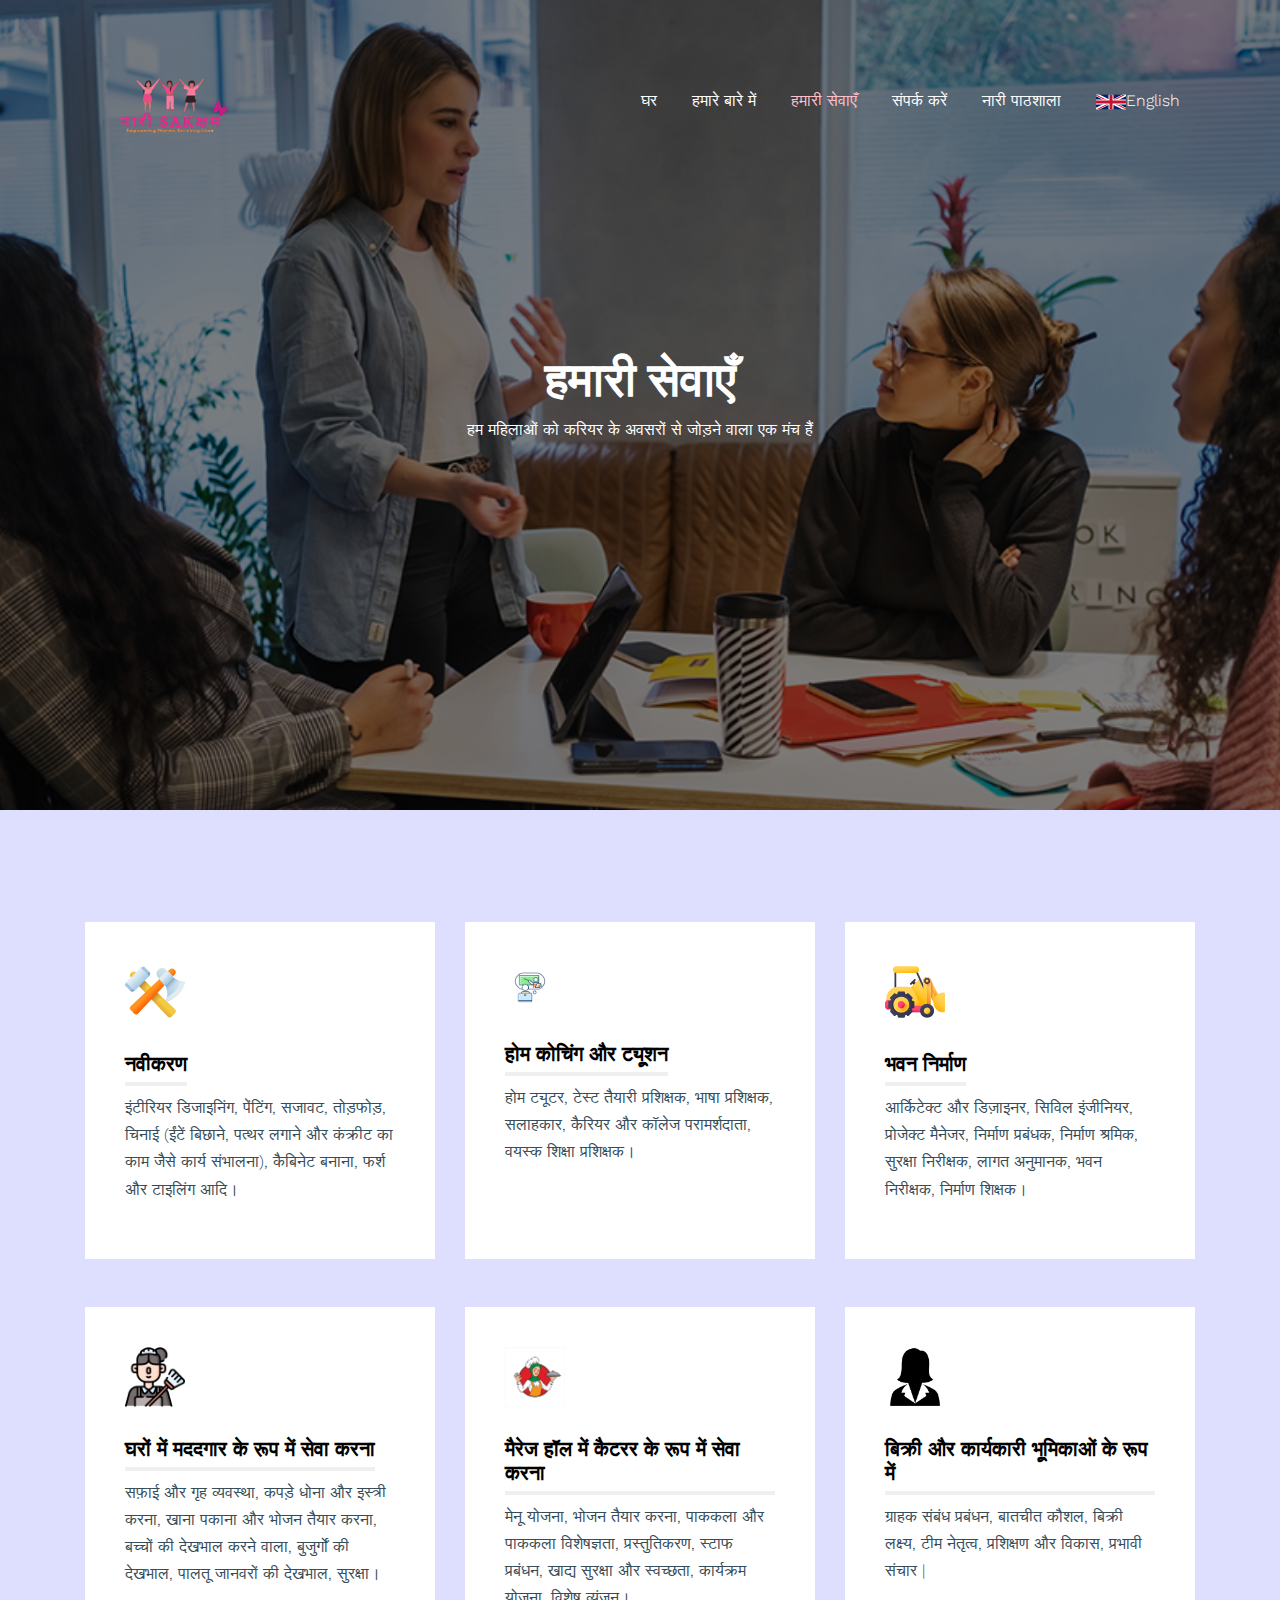
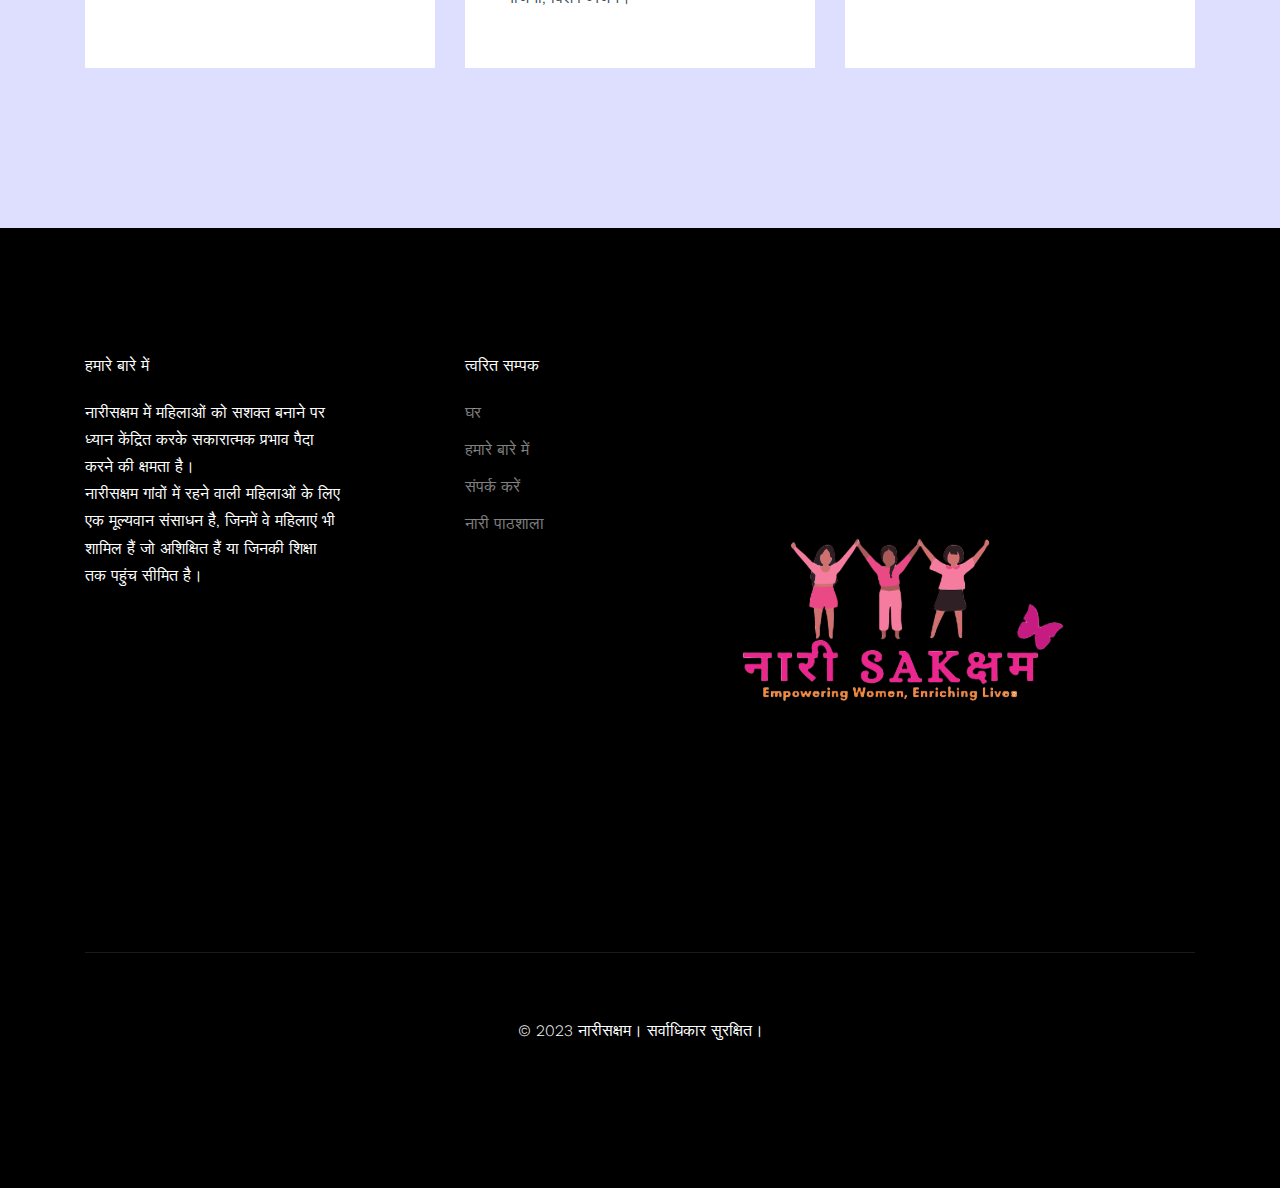
<file: services-h.html>
<!doctype html>
<html lang="en">

  <head>
    <title>नारीसक्षम: हमारी सेवाएँ</title>
    <meta charset="utf-8">
    <meta name="viewport" content="width=device-width, initial-scale=1, shrink-to-fit=no">
<!-- favicon -->
<link rel="shortcut icon" type="image/png" href="images/logo.png">

    <link href="https://fonts.googleapis.com/css?family=Work+Sans:400,500,700&display=swap" rel="stylesheet">

    <link rel="stylesheet" href="fonts/icomoon/style.css">

    <link rel="stylesheet" href="css/bootstrap.min.css">
    <link rel="stylesheet" href="css/bootstrap-datepicker.css">
    <link rel="stylesheet" href="css/jquery.fancybox.min.css">
    <link rel="stylesheet" href="css/owl.carousel.min.css">
    <link rel="stylesheet" href="css/owl.theme.default.min.css">
    <link rel="stylesheet" href="fonts/flaticon/font/flaticon.css">
    <link rel="stylesheet" href="css/aos.css">

    <!-- MAIN CSS -->
    <link rel="stylesheet" href="css/style.css">

  </head>

  <body data-spy="scroll" data-target=".site-navbar-target" data-offset="300">

    
    <div class="site-wrap" id="home-section">

      <div class="site-mobile-menu site-navbar-target">
        <div class="site-mobile-menu-header">
          <div class="site-mobile-menu-close mt-3">
            <span class="icon-close2 js-menu-toggle"></span>
          </div>
        </div>
        <div class="site-mobile-menu-body"></div>
      </div>



      <header class="site-navbar site-navbar-target" role="banner">

        <div class="container">
          <div class="row align-items-center position-relative">

            <div class="col-3 ">
              <div class="site-logo">
                <a href="index-h.html">
                  <img src="images/NariSaksham.png" height="170" width="170"></a>
                </a>
              </div>
            </div>

            <div class="col-9  text-right">
              

              <span class="d-inline-block d-lg-none"><a href="#" class="text-white site-menu-toggle js-menu-toggle py-5 text-white"><span class="icon-menu h3 text-white"></span></a></span>

              

              <nav class="site-navigation text-right ml-auto d-none d-lg-block" role="navigation">
                <ul class="site-menu main-menu js-clone-nav ml-auto ">
                    <li><a href="index-h.html" class="nav-link">घर</a></li>
                    <li><a href="about-h.html" class="nav-link">हमारे बारे में</a></li>
                    <li   class="active"><a href="services-h.html" class="nav-link">हमारी सेवाएँ</a></li>
                    <li><a href="contact-h.html" class="nav-link">संपर्क करें</a></li>
                    <li><a href="naripathshala-h.html" class="nav-link">नारी पाठशाला</a></li>
                    <li><a href="index.html" class="nav-link"><img src="images/Flag_of_the_United_Kingdom_(1-2).svg" width="30" height="20">English </a></li>

                </ul>
              </nav>
            </div>

            
          </div>
        </div>

      </header>


      <div class="ftco-blocks-cover-1">
      <div class="ftco-cover-1 overlay innerpage" style="background-image: url('images/Ways-to-Empower-Women-in-the-Workplace.png')">
        <div class="container">
          <div class="row align-items-center justify-content-center">
            <div class="col-lg-6 text-center">
              <h1>हमारी सेवाएँ</h1>
              <p>हम महिलाओं को करियर के अवसरों से जोड़ने वाला एक मंच हैं</p>
            </div>
          </div>
        </div>
      </div>
    </div>

    
    
    <div class="site-section" style="background-color: #dedffe;">
      <div class="container">
        <div class="row align-items-stretch">
          <div class="col-md-6 mb-5 mb-lg-5 col-lg-4">
            <div class="service-2 h-100">
              <div class="svg">
                <img src="images/flaticon/svg/001-renovation.svg" alt="Image" class="">
              </div>

              <h3><span>नवीकरण</span></h3>
              <p>इंटीरियर डिजाइनिंग, पेंटिंग, सजावट, तोड़फोड़, चिनाई (ईंटें बिछाने, पत्थर लगाने और कंक्रीट का काम जैसे कार्य संभालना), कैबिनेट बनाना, फर्श और टाइलिंग आदि।</p>

            </div>
          </div>
          <div class="col-md-6 mb-5 mb-lg-5 col-lg-4">
            <div class="service-2 h-100">
              <div class="svg">
                <img src="images/online-tutor-rgb-color-icon-vector-34552047-removebg-preview.png" width="50" height="50" alt="Image" class="">
              </div>

              <h3><span>होम कोचिंग और ट्यूशन</span></h3>
              <p>होम ट्यूटर, टेस्ट तैयारी प्रशिक्षक, भाषा प्रशिक्षक, सलाहकार, कैरियर और कॉलेज परामर्शदाता, वयस्क शिक्षा प्रशिक्षक।</p>

            </div>
          </div>
          <div class="col-md-6 mb-5 mb-lg-5 col-lg-4">
            <div class="service-2 h-100">
              <div class="svg">
                <img src="images/flaticon/svg/003-bulldozer.svg" alt="Image" class="">
              </div>

              <h3><span>भवन निर्माण</span></h3>
              <p>आर्किटेक्ट और डिज़ाइनर, सिविल इंजीनियर, प्रोजेक्ट मैनेजर, निर्माण प्रबंधक, निर्माण श्रमिक, सुरक्षा निरीक्षक, लागत अनुमानक, भवन निरीक्षक, निर्माण शिक्षक।</p>
            </div>
          </div>


          <div class="col-md-6 mb-5 mb-lg-5 col-lg-4">
            <div class="service-2 h-100">
              <div class="svg">
                <img src="images/4490400.png" alt="Image" class="">
              </div>

              <h3><span>घरों में मददगार के रूप में सेवा करना</span></h3>
              <p>सफ़ाई और गृह व्यवस्था, कपड़े धोना और इस्त्री करना, खाना पकाना और भोजन तैयार करना, बच्चों की देखभाल करने वाला, बुजुर्गों की देखभाल, पालतू जानवरों की देखभाल, सुरक्षा।</p>

            </div>
          </div>
          <div class="col-md-6 mb-5 mb-lg-5 col-lg-4">
            <div class="service-2 h-100">
              <div class="svg">
                <img src="images/woman-chef-logo-catering-free-vector.jpg" alt="Image" class="">
              </div>

              <h3><span>मैरेज हॉल में कैटरर के रूप में सेवा करना</span></h3>
              <p>मेनू योजना, भोजन तैयार करना, पाककला और पाककला विशेषज्ञता, प्रस्तुतिकरण, स्टाफ प्रबंधन, खाद्य सुरक्षा और स्वच्छता, कार्यक्रम योजना, विशेष व्यंजन।</p>

            </div>
          </div>
          <div class="col-md-6 mb-5 mb-lg-5 col-lg-4">
            <div class="service-2 h-100">
              <div class="svg">
                <img src="images/223620-200.png" alt="Image" class="">
              </div>

              <h3><span>बिक्री और कार्यकारी भूमिकाओं के रूप में</span></h3>
              <p>ग्राहक संबंध प्रबंधन, बातचीत कौशल, बिक्री लक्ष्य, टीम नेतृत्व, प्रशिक्षण और विकास, प्रभावी संचार |</p>

            </div>
          </div>

        </div>
      </div>
    </div>

    <footer class="site-footer">
      <div class="container">
        <div class="row">
          <div class="col-lg-3">
            <h2 class="footer-heading mb-4">हमारे बारे में</h2>
            <p>नारीसक्षम में महिलाओं को सशक्त बनाने पर ध्यान केंद्रित करके सकारात्मक प्रभाव पैदा करने की क्षमता है।<br>नारीसक्षम गांवों में रहने वाली महिलाओं के लिए एक मूल्यवान संसाधन है, जिनमें वे महिलाएं भी शामिल हैं जो अशिक्षित हैं या जिनकी शिक्षा तक पहुंच सीमित है।</p>
          </div>
          <div class="col-lg-8 ml-auto">
            <div class="row">
              <div class="col-lg-3">
                <h2 class="footer-heading mb-4">त्वरित सम्पक</h2>
                <ul class="list-unstyled">
                  <li><a href="index-h.html">घर</a></li>
                  <li><a href="about-h.html">हमारे बारे में</a></li>
                    
                  <li><a href="contact-h.html">संपर्क करें</a></li>
                  <li><a href="naripathshala-h.html">नारी पाठशाला</a></li>
               
                </ul>
              </div>
              <div class="footer-logo">
              <img src="images/NariSaksham.png" align="right">
            </div>
            </div>
          </div>
 
        </div>
       
        <div class="row pt-5 mt-5 text-center">
          <div class="col-md-12">
            <div class="border-top pt-5">
              <p>
            <!-- Link back to Colorlib can't be removed. Template is licensed under CC BY 3.0. -->
            <p>© 2023 नारीसक्षम। सर्वाधिकार सुरक्षित।</p>
            <!-- Link back to Colorlib can't be removed. Template is licensed under CC BY 3.0. -->
            </p>
            </div>
          </div>

        </div>
      </div>
    </footer>

    </div>

    <script src="js/jquery-3.3.1.min.js"></script>
    <script src="js/popper.min.js"></script>
    <script src="js/bootstrap.min.js"></script>
    <script src="js/owl.carousel.min.js"></script>
    <script src="js/jquery.sticky.js"></script>
    <script src="js/jquery.waypoints.min.js"></script>
    <script src="js/jquery.animateNumber.min.js"></script>
    <script src="js/jquery.fancybox.min.js"></script>
    <script src="js/jquery.easing.1.3.js"></script>
    <script src="js/bootstrap-datepicker.min.js"></script>
    <script src="js/aos.js"></script>

    <script src="js/main.js"></script>

  </body>

</html>
</file>
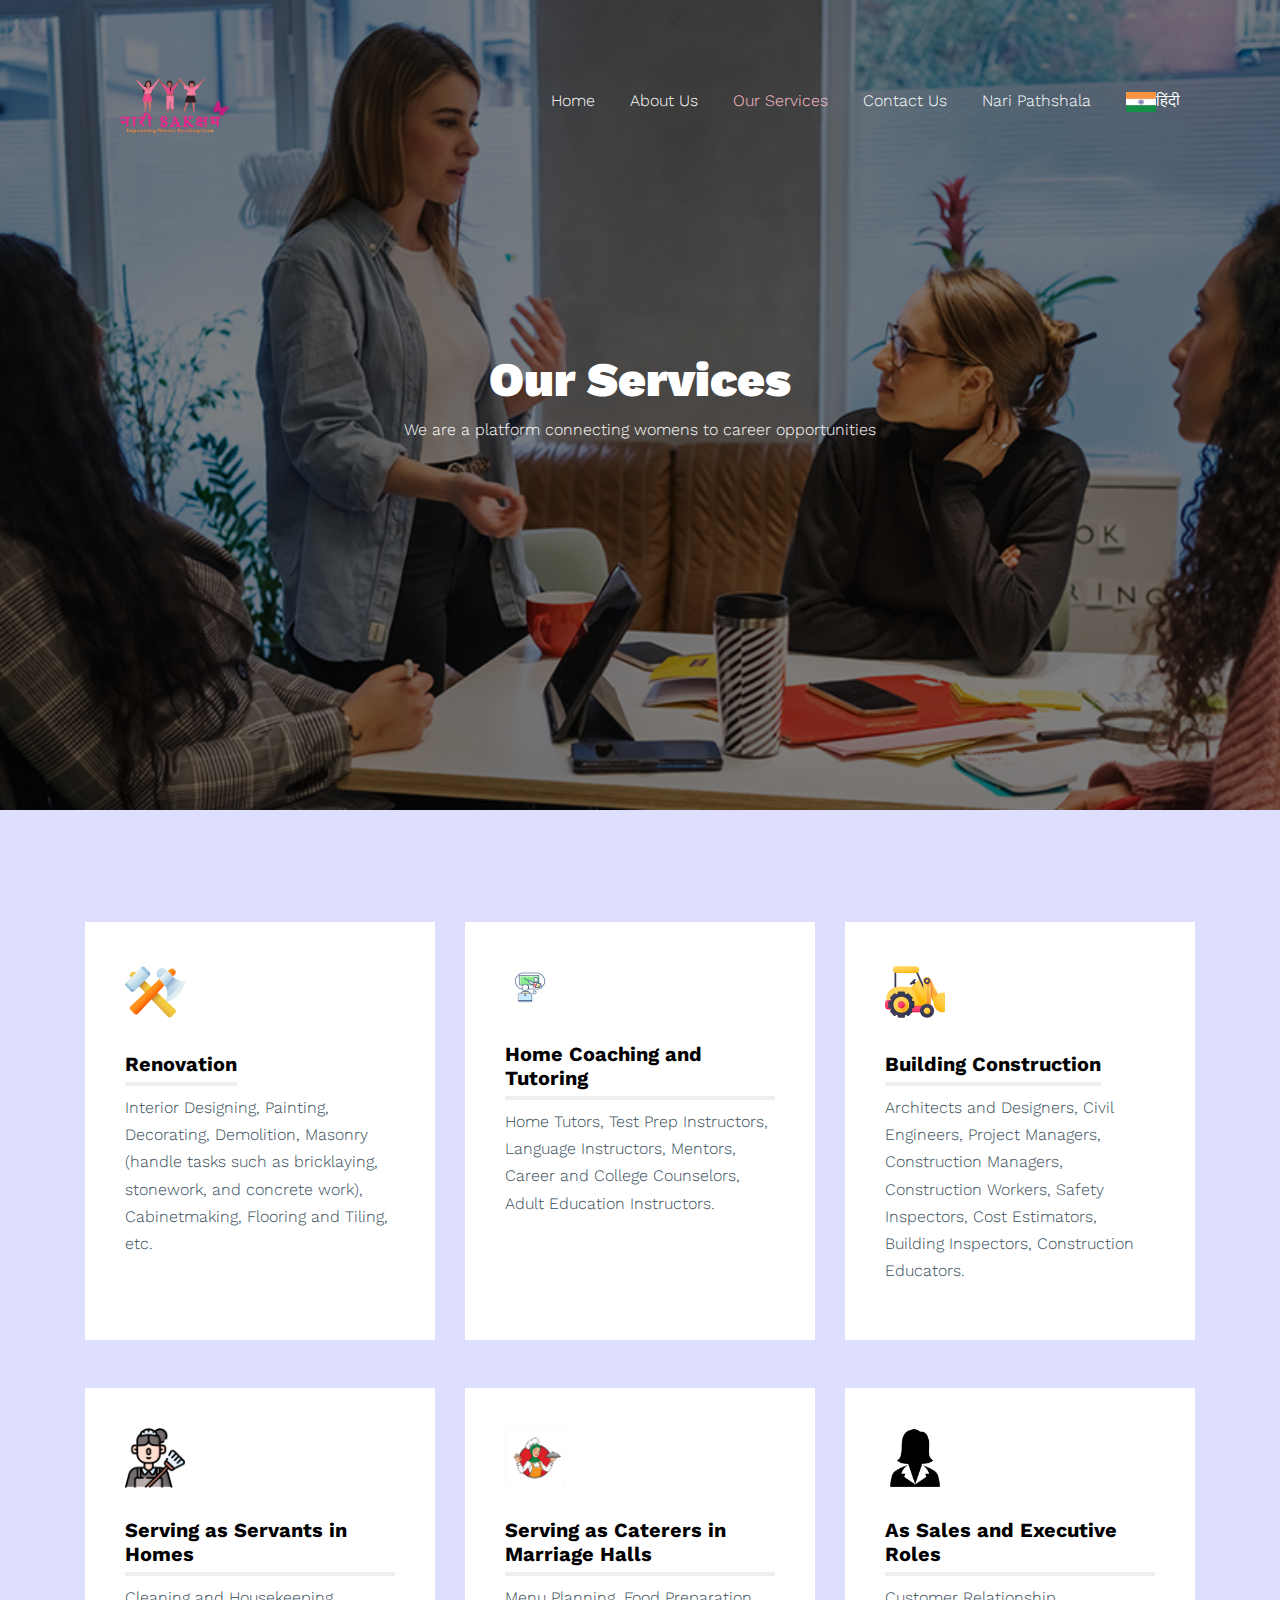
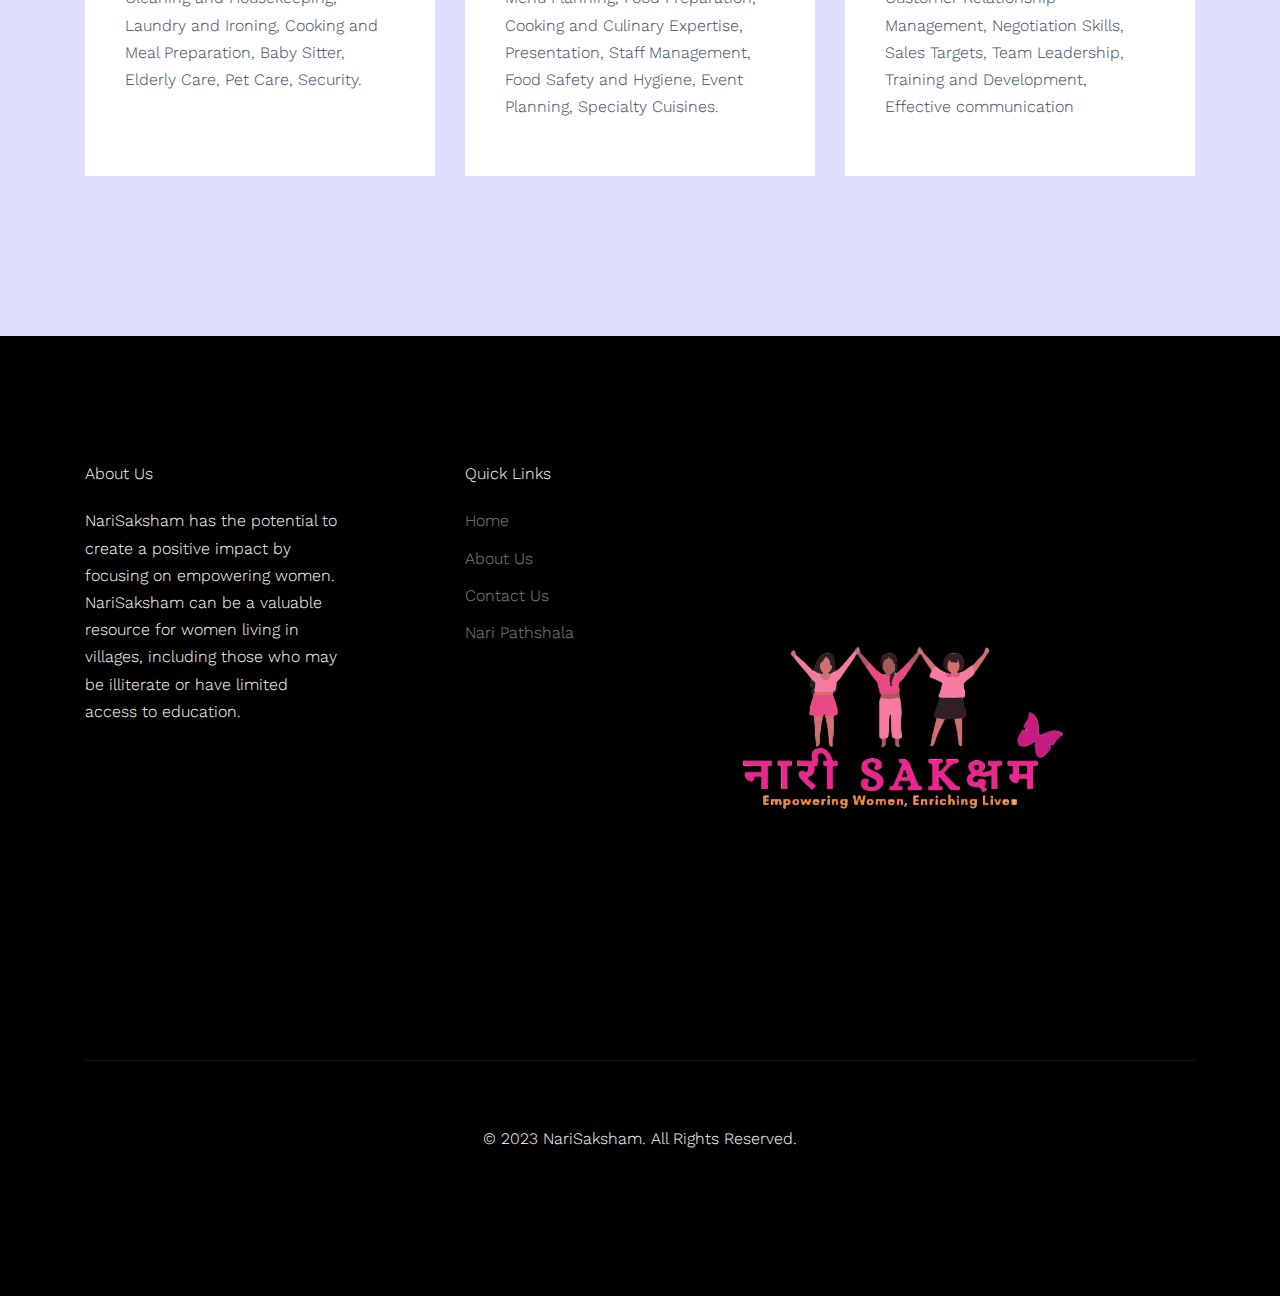
<file: services.html>
<!doctype html>
<html lang="en">

  <head>
    <title>NariSaksham: Our Services</title>
    <meta charset="utf-8">
    <meta name="viewport" content="width=device-width, initial-scale=1, shrink-to-fit=no">
<!-- favicon -->
<link rel="shortcut icon" type="image/png" href="images/logo.png">

    <link href="https://fonts.googleapis.com/css?family=Work+Sans:400,500,700&display=swap" rel="stylesheet">

    <link rel="stylesheet" href="fonts/icomoon/style.css">

    <link rel="stylesheet" href="css/bootstrap.min.css">
    <link rel="stylesheet" href="css/bootstrap-datepicker.css">
    <link rel="stylesheet" href="css/jquery.fancybox.min.css">
    <link rel="stylesheet" href="css/owl.carousel.min.css">
    <link rel="stylesheet" href="css/owl.theme.default.min.css">
    <link rel="stylesheet" href="fonts/flaticon/font/flaticon.css">
    <link rel="stylesheet" href="css/aos.css">

    <!-- MAIN CSS -->
    <link rel="stylesheet" href="css/style.css">

  </head>

  <body data-spy="scroll" data-target=".site-navbar-target" data-offset="300">

    
    <div class="site-wrap" id="home-section">

      <div class="site-mobile-menu site-navbar-target">
        <div class="site-mobile-menu-header">
          <div class="site-mobile-menu-close mt-3">
            <span class="icon-close2 js-menu-toggle"></span>
          </div>
        </div>
        <div class="site-mobile-menu-body"></div>
      </div>



      <header class="site-navbar site-navbar-target" role="banner">

        <div class="container">
          <div class="row align-items-center position-relative">

            <div class="col-3 ">
              <div class="site-logo">
                <a href="index.html">
                  <img src="images/NariSaksham.png" height="170" width="170"></a>
                </a>
              </div>
            </div>

            <div class="col-9  text-right">
              

              <span class="d-inline-block d-lg-none"><a href="#" class="text-white site-menu-toggle js-menu-toggle py-5 text-white"><span class="icon-menu h3 text-white"></span></a></span>

              

              <nav class="site-navigation text-right ml-auto d-none d-lg-block" role="navigation">
                <ul class="site-menu main-menu js-clone-nav ml-auto ">
                  <li><a href="index.html" class="nav-link">Home</a></li>
                  <li><a href="about.html" class="nav-link">About Us</a></li>
                  <li class="active"><a href="services.html" class="nav-link">Our Services</a></li>
                  <li><a href="contact.html" class="nav-link">Contact Us</a></li>
                  <li>  <a href="index.html" class="nav-link">Nari Pathshala</a></li>
                  <li><a href="index-h.html" class="nav-link"><img src="images/istockphoto-472317739-612x612.jpg" width="30" height="20">हिंदी </a></li>


                </ul>
              </nav>
            </div>

            
          </div>
        </div>

      </header>


      <div class="ftco-blocks-cover-1">
      <div class="ftco-cover-1 overlay innerpage" style="background-image: url('images/Ways-to-Empower-Women-in-the-Workplace.png')">
        <div class="container">
          <div class="row align-items-center justify-content-center">
            <div class="col-lg-6 text-center">
              <h1>Our Services</h1>
              <p>We are a platform connecting womens to career opportunities</p>
            </div>
          </div>
        </div>
      </div>
    </div>

    
    
    <div class="site-section" style="background-color: #dedffe;">
      <div class="container">
        <div class="row align-items-stretch">
          <div class="col-md-6 mb-5 mb-lg-5 col-lg-4">
            <div class="service-2 h-100">
              <div class="svg">
                <img src="images/flaticon/svg/001-renovation.svg" alt="Image" class="">
              </div>

              <h3><span>Renovation</span></h3>
              <p>Interior Designing, Painting, Decorating, Demolition, Masonry (handle tasks such as bricklaying, stonework, and concrete work), Cabinetmaking, Flooring and Tiling, etc.</p>

            </div>
          </div>
          <div class="col-md-6 mb-5 mb-lg-5 col-lg-4">
            <div class="service-2 h-100">
              <div class="svg">
                <img src="images/online-tutor-rgb-color-icon-vector-34552047-removebg-preview.png" width="50" height="50" alt="Image" class="">
              </div>

              <h3><span>Home Coaching and Tutoring</span></h3>
              <p>Home Tutors, Test Prep Instructors, Language Instructors, Mentors, Career and College Counselors, Adult Education Instructors.</p>

            </div>
          </div>
          <div class="col-md-6 mb-5 mb-lg-5 col-lg-4">
            <div class="service-2 h-100">
              <div class="svg">
                <img src="images/flaticon/svg/003-bulldozer.svg" alt="Image" class="">
              </div>

              <h3><span>Building Construction</span></h3>
              <p>Architects and Designers, Civil Engineers, Project Managers, Construction Managers, Construction Workers, Safety Inspectors, Cost Estimators, Building Inspectors, Construction Educators.</p>
            </div>
          </div>


          <div class="col-md-6 mb-5 mb-lg-5 col-lg-4">
            <div class="service-2 h-100">
              <div class="svg">
                <img src="images/4490400.png" alt="Image" class="">
              </div>

              <h3><span>Serving as Servants in Homes</span></h3>
              <p>Cleaning and Housekeeping, Laundry and Ironing, Cooking and Meal Preparation, Baby Sitter, Elderly Care, Pet Care, Security.</p>

            </div>
          </div>
          <div class="col-md-6 mb-5 mb-lg-5 col-lg-4">
            <div class="service-2 h-100">
              <div class="svg">
                <img src="images/woman-chef-logo-catering-free-vector.jpg" alt="Image" class="">
              </div>

              <h3><span>Serving as Caterers in Marriage Halls</span></h3>
              <p>Menu Planning, Food Preparation, Cooking and Culinary Expertise, Presentation, Staff Management, Food Safety and Hygiene, Event Planning, Specialty Cuisines.</p>

            </div>
          </div>
          <div class="col-md-6 mb-5 mb-lg-5 col-lg-4">
            <div class="service-2 h-100">
              <div class="svg">
                <img src="images/223620-200.png" alt="Image" class="">
              </div>

              <h3><span>As Sales and Executive Roles</span></h3>
              <p>Customer Relationship Management, Negotiation Skills, Sales Targets, Team Leadership, Training and Development, Effective communication</p>

            </div>
          </div>

        </div>
      </div>
    </div>

    <footer class="site-footer">
      <div class="container">
        <div class="row">
          <div class="col-lg-3">
            <h2 class="footer-heading mb-4">About Us</h2>
                <p>NariSaksham has the potential to create a positive impact by focusing on empowering women.<br>NariSaksham can be a valuable resource for women living in villages, including those who may be illiterate or have limited access to education.</p>
          </div>
          <div class="col-lg-8 ml-auto">
            <div class="row">
              <div class="col-lg-3">
                <h2 class="footer-heading mb-4">Quick Links</h2>
                <ul class="list-unstyled">
                  <li><a href="index.html">Home</a></li> 
                  <li><a href="about.html">About Us</a></li>
                    
                  <li><a href="contact.html">Contact Us</a></li>
                  <li><a href="naripathshala.html">Nari Pathshala</a></li>
               
                </ul>
              </div>
              <div class="footer-logo">
              <img src="images/NariSaksham.png" align="right">
            </div>
            </div>
          </div>
 
        </div>
       
        <div class="row pt-5 mt-5 text-center">
          <div class="col-md-12">
            <div class="border-top pt-5">
              <p>
            <!-- Link back to Colorlib can't be removed. Template is licensed under CC BY 3.0. -->
            <p>© 2023 NariSaksham. All Rights Reserved.</p>
            <!-- Link back to Colorlib can't be removed. Template is licensed under CC BY 3.0. -->
            </p>
            </div>
          </div>

        </div>
      </div>
    </footer>

    </div>

    <script src="js/jquery-3.3.1.min.js"></script>
    <script src="js/popper.min.js"></script>
    <script src="js/bootstrap.min.js"></script>
    <script src="js/owl.carousel.min.js"></script>
    <script src="js/jquery.sticky.js"></script>
    <script src="js/jquery.waypoints.min.js"></script>
    <script src="js/jquery.animateNumber.min.js"></script>
    <script src="js/jquery.fancybox.min.js"></script>
    <script src="js/jquery.easing.1.3.js"></script>
    <script src="js/bootstrap-datepicker.min.js"></script>
    <script src="js/aos.js"></script>

    <script src="js/main.js"></script>

  </body>

</html>
</file>
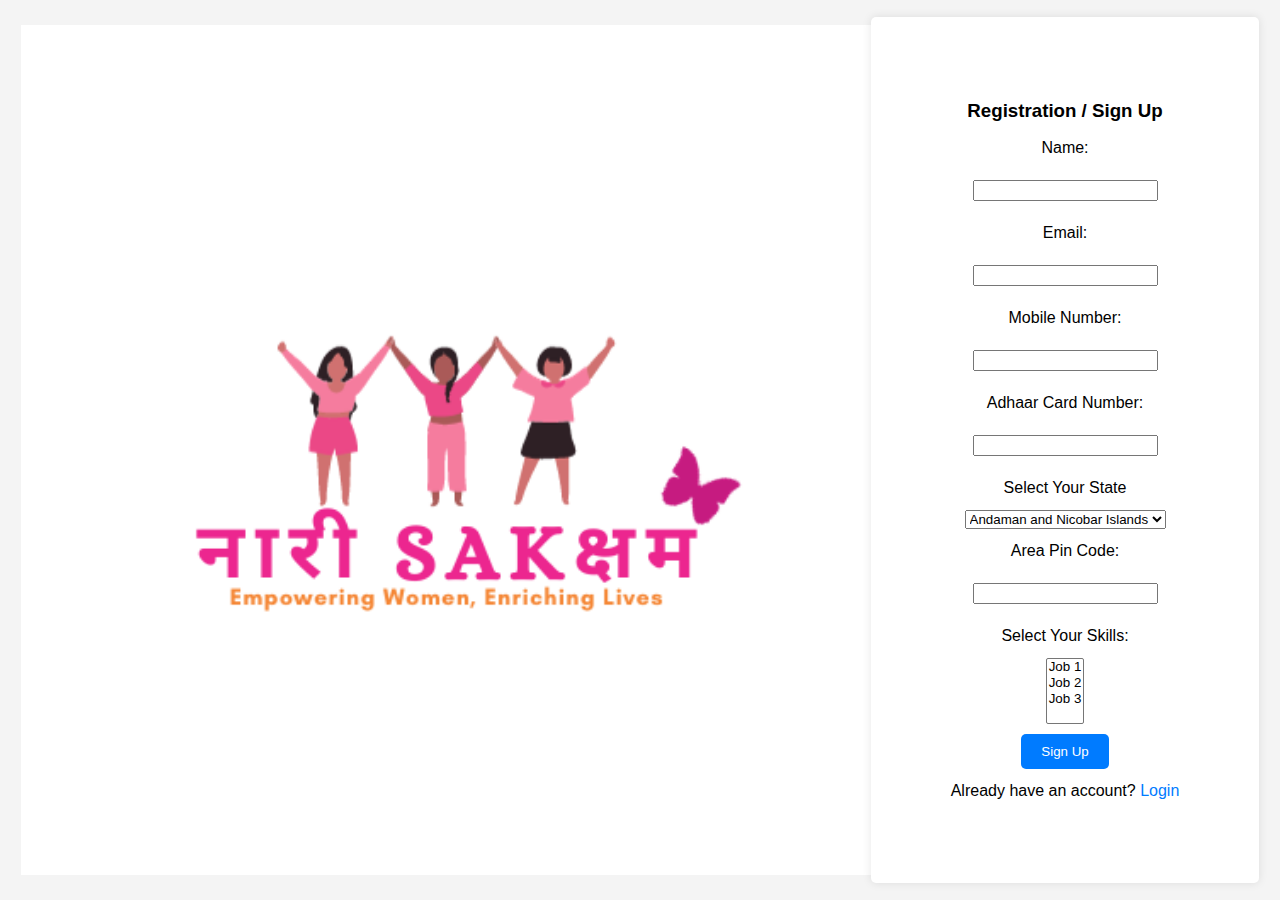
<file: signup.html>
<!DOCTYPE html>
<html>
    <head>
        <title>NariSaksham: Registration</title>
        <meta charset="utf-8">
        <meta name="viewport" content="width=device-width, initial-scale=1, shrink-to-fit=no">
      <!-- favicon -->
      <link rel="shortcut icon" type="image/png" href="images/logo.png">
    <link rel="stylesheet" type="text/css" href="style.css">
    <style>
        
        body {
    font-family: Arial, sans-serif;
    background-color: #f4f4f4;
    margin: 0;
    padding: 0;
    display: flex;
    justify-content: center;
    align-items: center;
    height: 100vh;
}

.login-container, .signup-container {
    background-color: #fff;
    padding: 80px;
    border-radius: 5px;
    box-shadow: 0 0 10px rgba(0, 0, 0, 0.1);
    text-align: center;
}

h2 {
    color: #333;
}

form {
    display: flex;
    flex-direction: column;
    align-items: center;
}

label, input, button {
    margin: 10px 0;
}

button {
    background-color: #007BFF;
    color: #fff;
    padding: 10px 20px;
    border: none;
    border-radius: 5px;
    cursor: pointer;
}

a {
    color: #007BFF;
    text-decoration: none;
}

a:hover {
    text-decoration: underline;
}

    </style>
</head>
<body>
    <img src="images/NariSaksham (1).png" width="850" height="850">
    <div class="signup-container">
        <h3>Registration / Sign Up</h3>
       <form action="signup.php" method="post">
            <label for="name">Name:</label>
            <input type="text" id="name" name="name" required>
            <label for="email">Email:</label>
            <input type="text" id="email" name="email" required>
            <label for="number">Mobile Number:</label>
            <input type="number" id="number" name="number" required>
            <label for="number">Adhaar Card Number:</label>
            <input type="number" id="number" name="number" required>
            <label for="State">Select Your State</label>
            <select id="State" name="State">
                <option value="AN">Andaman and Nicobar Islands

                </option>
                <option value="AP">Andhra Pradesh

                </option>
                <option value="ARP">Arunachal Pradesh

                </option>
                <option value="AS">Assam</option>
                <option value="BR">Bihar</option>
                <option value="CG">Chhattisgarh

                </option>
                <option value="CH">Chandigarh

                </option>
                <option value="DH">Dadra and Nagar Haveli

                </option>
                <option value="DD">Daman and Diu

                </option>
                <option value="DL">Delhi

                </option>
                <option value="GA">Goa</option>
                <option value="GJ">Gujarat

                </option>
                <option value="HR">Haryana</option>
                <option value="HP">Himachal Pradesh

                </option>
                <option value="JK">Jammu and Kashmir

                </option>
                <option value="JH">Jharkhand

                </option>
                <option value="KA">Karnataka

                </option>
                <option value="KL">Kerala

                </option>
                <option value="LD">Lakshadweep

                </option>
                <option value="MP">Madhya Pradesh

                </option>
                
                <option value="MH">Maharashtra

                </option>
                <option value="MN">Manipur

                </option>
                <option value="ML">Meghalaya

                </option>
                <option value="MZ">Mizoram</option>
                <option value="NL">Nagaland</option>
                <option value="OR">Orissa</option>
                <option value="PB">Punjab

                </option>
                <option value="PY">Pondicherry

                </option>
                <option value="RJ">Rajasthan

                </option>
                <option value="SK">Sikkim</option>
                <option value="TN">Tamil Nadu

                </option>
                <option value="TN">Tamil Nadu

                </option>
                <option value="TR">Tripura

                </option>
                <option value="TR">Tripura</option>
                <option value="UK">Uttarakhand

                </option>
                <option value="UP">Uttar Pradesh</option>
                <option value="WB">West Bengal

                </option>
                
                
               
                
                
             
        
            </select>
            <label for="number">Area Pin Code:</label>
            <input type="number" id="number" name="number" required>
            <label for="skills">Select Your Skills:</label>
            <select id="skills" name="skills" multiple>
                <option value="job1">Job 1</option>
                <option value="job2">Job 2</option>
                <option value="job3">Job 3</option>
                <!-- Add more options for different job skills -->
            </select>
            <button type="submit">Sign Up</button>
        </form>
        
        <p>Already have an account? <a href="login.html">Login</a></p>
        
    </div>
    
</body>
</html>
</file>
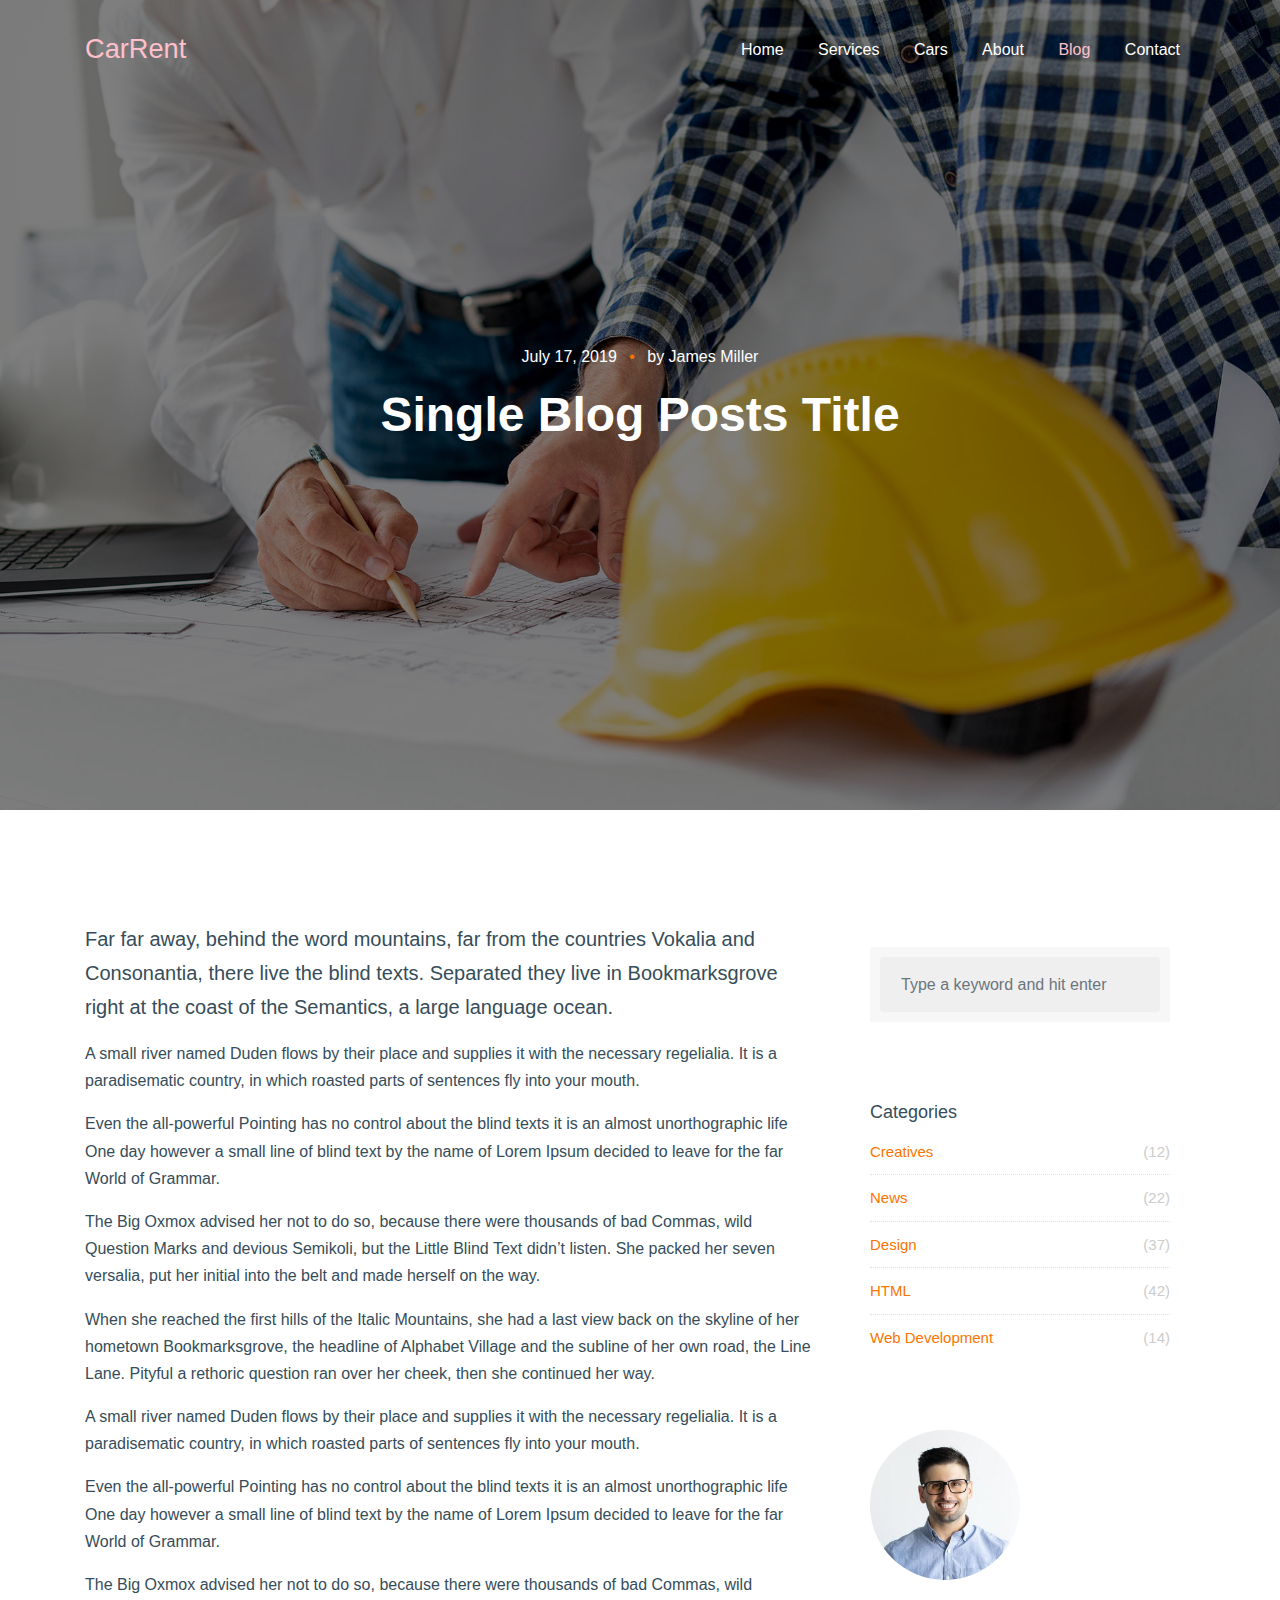
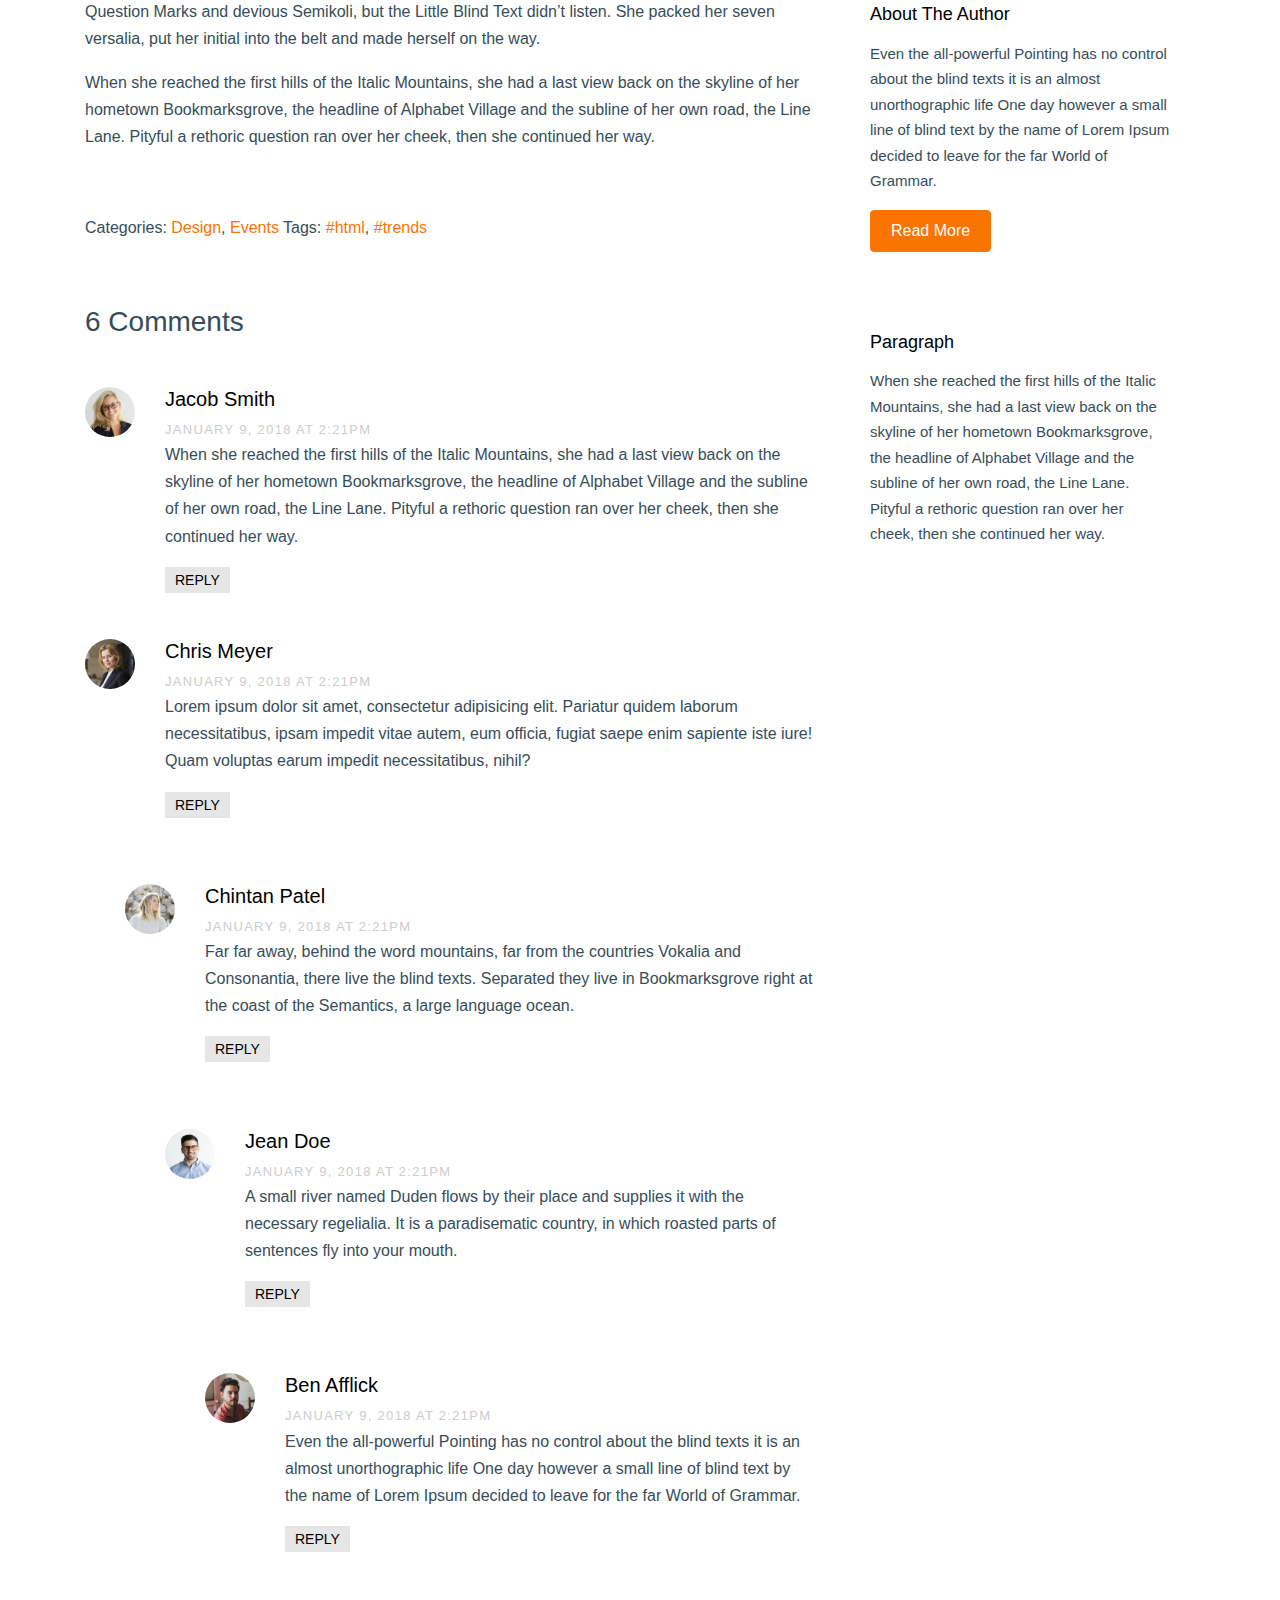
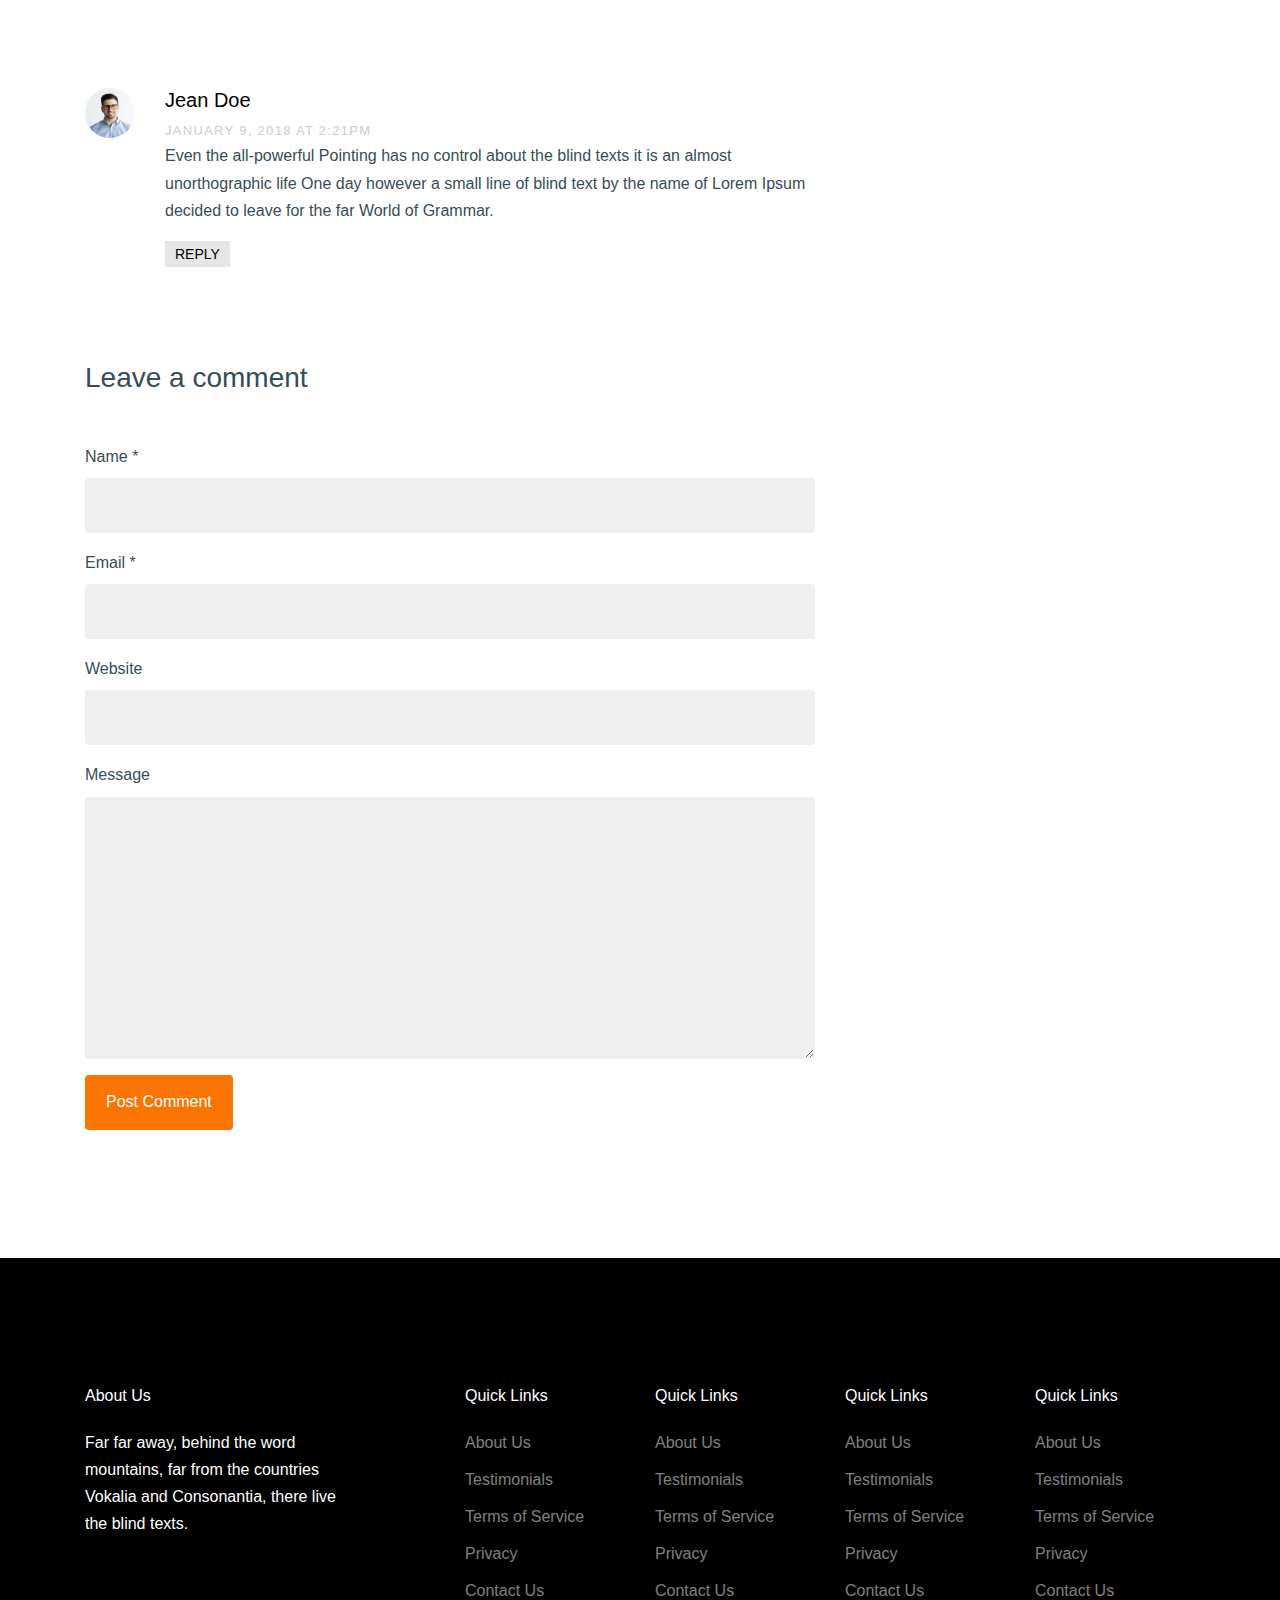
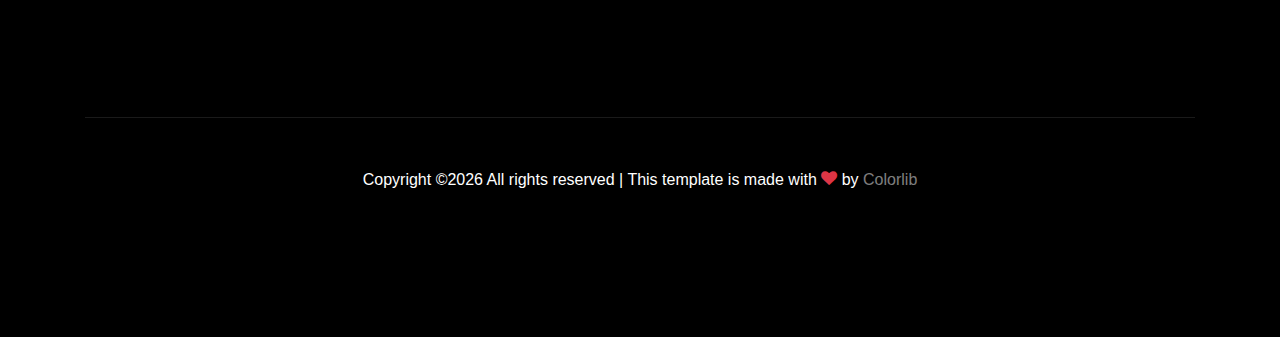
<file: single.html>
<!doctype html>
<html lang="en">

  <head>
    <title>Car Rent &mdash; Free Website Template by Free-Template.co</title>
    <meta charset="utf-8">
    <meta name="viewport" content="width=device-width, initial-scale=1, shrink-to-fit=no">

    <link href="https://fonts.googleapis.com/css?family=DM+Sans:300,400,700&display=swap" rel="stylesheet">

    <link rel="stylesheet" href="fonts/icomoon/style.css">

    <link rel="stylesheet" href="css/bootstrap.min.css">
    <link rel="stylesheet" href="css/bootstrap-datepicker.css">
    <link rel="stylesheet" href="css/jquery.fancybox.min.css">
    <link rel="stylesheet" href="css/owl.carousel.min.css">
    <link rel="stylesheet" href="css/owl.theme.default.min.css">
    <link rel="stylesheet" href="fonts/flaticon/font/flaticon.css">
    <link rel="stylesheet" href="css/aos.css">

    <!-- MAIN CSS -->
    <link rel="stylesheet" href="css/style.css">

  </head>

  <body data-spy="scroll" data-target=".site-navbar-target" data-offset="300">

    
    <div class="site-wrap" id="home-section">

      <div class="site-mobile-menu site-navbar-target">
        <div class="site-mobile-menu-header">
          <div class="site-mobile-menu-close mt-3">
            <span class="icon-close2 js-menu-toggle"></span>
          </div>
        </div>
        <div class="site-mobile-menu-body"></div>
      </div>



      <header class="site-navbar site-navbar-target" role="banner">

        <div class="container">
          <div class="row align-items-center position-relative">

            <div class="col-3 ">
              <div class="site-logo">
                <a href="index.html">CarRent</a>
              </div>
            </div>

            <div class="col-9  text-right">
              

              <span class="d-inline-block d-lg-none"><a href="#" class="text-white site-menu-toggle js-menu-toggle py-5 text-white"><span class="icon-menu h3 text-white"></span></a></span>

              

              <nav class="site-navigation text-right ml-auto d-none d-lg-block" role="navigation">
                <ul class="site-menu main-menu js-clone-nav ml-auto ">
                  <li><a href="index.html" class="nav-link">Home</a></li>
                  <li><a href="services.html" class="nav-link">Services</a></li>
                  <li><a href="cars.html" class="nav-link">Cars</a></li>
                  <li><a href="about.html" class="nav-link">About</a></li>
                  <li class="active"><a href="blog.html" class="nav-link">Blog</a></li>
                  <li><a href="contact.html" class="nav-link">Contact</a></li>
                </ul>
              </nav>
            </div>

            
          </div>
        </div>

      </header>

    <div class="ftco-blocks-cover-1">
      <div class="ftco-cover-1 innerpage overlay" style="background-image: url('images/hero_2.jpg')">
        <div class="container">
          <div class="row align-items-center justify-content-center">
            <div class="col-lg-6 text-center">
              <span class="d-block mb-3 text-white" data-aos="fade-up">July 17, 2019 <span class="mx-2 text-primary">&bullet;</span> by James Miller</span>
                <h1 class="mb-4" data-aos="fade-up" data-aos-delay="100">Single Blog Posts Title</h1>
            </div>
          </div>
        </div>
      </div>
    </div>


    <div class="site-section">
      <div class="container">
        <div class="row">
          <div class="col-md-8 blog-content">
            <p class="lead">Far far away, behind the word mountains, far from the countries Vokalia and Consonantia, there live the blind texts. Separated they live in Bookmarksgrove right at the coast of the Semantics, a large language ocean.</p>
            <p>A small river named Duden flows by their place and supplies it with the necessary regelialia. It is a paradisematic country, in which roasted parts of sentences fly into your mouth.</p>

            <blockquote><p>Even the all-powerful Pointing has no control about the blind texts it is an almost unorthographic life One day however a small line of blind text by the name of Lorem Ipsum decided to leave for the far World of Grammar.</p></blockquote>

            <p>The Big Oxmox advised her not to do so, because there were thousands of bad Commas, wild Question Marks and devious Semikoli, but the Little Blind Text didn’t listen. She packed her seven versalia, put her initial into the belt and made herself on the way.</p>

            <p>When she reached the first hills of the Italic Mountains, she had a last view back on the skyline of her hometown Bookmarksgrove, the headline of Alphabet Village and the subline of her own road, the Line Lane. Pityful a rethoric question ran over her cheek, then she continued her way.</p>

            <p>A small river named Duden flows by their place and supplies it with the necessary regelialia. It is a paradisematic country, in which roasted parts of sentences fly into your mouth.</p>

            <blockquote><p>Even the all-powerful Pointing has no control about the blind texts it is an almost unorthographic life One day however a small line of blind text by the name of Lorem Ipsum decided to leave for the far World of Grammar.</p></blockquote>

            <p>The Big Oxmox advised her not to do so, because there were thousands of bad Commas, wild Question Marks and devious Semikoli, but the Little Blind Text didn’t listen. She packed her seven versalia, put her initial into the belt and made herself on the way.</p>
            
            <p>When she reached the first hills of the Italic Mountains, she had a last view back on the skyline of her hometown Bookmarksgrove, the headline of Alphabet Village and the subline of her own road, the Line Lane. Pityful a rethoric question ran over her cheek, then she continued her way.</p>


            <div class="pt-5">
              <p>Categories:  <a href="#">Design</a>, <a href="#">Events</a>  Tags: <a href="#">#html</a>, <a href="#">#trends</a></p>
            </div>


            <div class="pt-5">
              <h3 class="mb-5">6 Comments</h3>
              <ul class="comment-list">
                <li class="comment">
                  <div class="vcard bio">
                    <img src="images/person_2.jpg" alt="Free Website Template by Free-Template.co">
                  </div>
                  <div class="comment-body">
                    <h3>Jacob Smith</h3>
                    <div class="meta">January 9, 2018 at 2:21pm</div>
                    <p>When she reached the first hills of the Italic Mountains, she had a last view back on the skyline of her hometown Bookmarksgrove, the headline of Alphabet Village and the subline of her own road, the Line Lane. Pityful a rethoric question ran over her cheek, then she continued her way.</p>
                    <p><a href="#" class="reply">Reply</a></p>
                  </div>
                </li>

                <li class="comment">
                  <div class="vcard bio">
                    <img src="images/person_3.jpg" alt="Free Website Template by Free-Template.co">
                  </div>
                  <div class="comment-body">
                    <h3>Chris Meyer</h3>
                    <div class="meta">January 9, 2018 at 2:21pm</div>
                    <p>Lorem ipsum dolor sit amet, consectetur adipisicing elit. Pariatur quidem laborum necessitatibus, ipsam impedit vitae autem, eum officia, fugiat saepe enim sapiente iste iure! Quam voluptas earum impedit necessitatibus, nihil?</p>
                    <p><a href="#" class="reply">Reply</a></p>
                  </div>

                  <ul class="children">
                    <li class="comment">
                      <div class="vcard bio">
                        <img src="images/person_5.jpg" alt="Free Website Template by Free-Template.co">
                      </div>
                      <div class="comment-body">
                        <h3>Chintan Patel</h3>
                        <div class="meta">January 9, 2018 at 2:21pm</div>
                        <p>Far far away, behind the word mountains, far from the countries Vokalia and Consonantia, there live the blind texts. Separated they live in Bookmarksgrove right at the coast of the Semantics, a large language ocean.</p>
                        <p><a href="#" class="reply">Reply</a></p>
                      </div>


                      <ul class="children">
                        <li class="comment">
                          <div class="vcard bio">
                            <img src="images/person_1.jpg" alt="Free Website Template by Free-Template.co">
                          </div>
                          <div class="comment-body">
                            <h3>Jean Doe</h3>
                            <div class="meta">January 9, 2018 at 2:21pm</div>
                            <p>A small river named Duden flows by their place and supplies it with the necessary regelialia. It is a paradisematic country, in which roasted parts of sentences fly into your mouth.</p>
                            <p><a href="#" class="reply">Reply</a></p>
                          </div>

                            <ul class="children">
                              <li class="comment">
                                <div class="vcard bio">
                                  <img src="images/person_4.jpg" alt="Free Website Template by Free-Template.co">
                                </div>
                                <div class="comment-body">
                                  <h3>Ben Afflick</h3>
                                  <div class="meta">January 9, 2018 at 2:21pm</div>
                                  <p>Even the all-powerful Pointing has no control about the blind texts it is an almost unorthographic life One day however a small line of blind text by the name of Lorem Ipsum decided to leave for the far World of Grammar.</p>
                                  <p><a href="#" class="reply">Reply</a></p>
                                </div>
                              </li>
                            </ul>
                        </li>
                      </ul>
                    </li>
                  </ul>
                </li>

                <li class="comment">
                  <div class="vcard bio">
                    <img src="images/person_1.jpg" alt="Free Website Template by Free-Template.co">
                  </div>
                  <div class="comment-body">
                    <h3>Jean Doe</h3>
                    <div class="meta">January 9, 2018 at 2:21pm</div>
                    <p>Even the all-powerful Pointing has no control about the blind texts it is an almost unorthographic life One day however a small line of blind text by the name of Lorem Ipsum decided to leave for the far World of Grammar.</p>
                    <p><a href="#" class="reply">Reply</a></p>
                  </div>
                </li>
              </ul>
              <!-- END comment-list -->
              
              <div class="comment-form-wrap pt-5">
                <h3 class="mb-5">Leave a comment</h3>
                <form action="#" class="">
                  <div class="form-group">
                    <label for="name">Name *</label>
                    <input type="text" class="form-control" id="name">
                  </div>
                  <div class="form-group">
                    <label for="email">Email *</label>
                    <input type="email" class="form-control" id="email">
                  </div>
                  <div class="form-group">
                    <label for="website">Website</label>
                    <input type="url" class="form-control" id="website">
                  </div>

                  <div class="form-group">
                    <label for="message">Message</label>
                    <textarea name="" id="message" cols="30" rows="10" class="form-control"></textarea>
                  </div>
                  <div class="form-group">
                    <input type="submit" value="Post Comment" class="btn btn-primary btn-md text-white">
                  </div>

                </form>
              </div>
            </div>

          </div>
          <div class="col-md-4 sidebar">
            <div class="sidebar-box">
              <form action="#" class="search-form">
                <div class="form-group">
                  <span class="icon fa fa-search"></span>
                  <input type="text" class="form-control" placeholder="Type a keyword and hit enter">
                </div>
              </form>
            </div>
            <div class="sidebar-box">
              <div class="categories">
                <h3>Categories</h3>
                <li><a href="#">Creatives <span>(12)</span></a></li>
                <li><a href="#">News <span>(22)</span></a></li>
                <li><a href="#">Design <span>(37)</span></a></li>
                <li><a href="#">HTML <span>(42)</span></a></li>
                <li><a href="#">Web Development <span>(14)</span></a></li>
              </div>
            </div>
            <div class="sidebar-box">
              <img src="images/person_1.jpg" alt="Free Website Template by Free-Template.co" class="img-fluid mb-4 w-50 rounded-circle">
              <h3 class="text-black">About The Author</h3>
              <p>Even the all-powerful Pointing has no control about the blind texts it is an almost unorthographic life One day however a small line of blind text by the name of Lorem Ipsum decided to leave for the far World of Grammar.</p>
              <p><a href="#" class="btn btn-primary btn-md text-white">Read More</a></p>
            </div>

            <div class="sidebar-box">
              <h3 class="text-black">Paragraph</h3>
              <p>When she reached the first hills of the Italic Mountains, she had a last view back on the skyline of her hometown Bookmarksgrove, the headline of Alphabet Village and the subline of her own road, the Line Lane. Pityful a rethoric question ran over her cheek, then she continued her way.</p>
            </div>
          </div>
        </div>
      </div>
    </div>

    

    <footer class="site-footer">
      <div class="container">
        <div class="row">
          <div class="col-lg-3">
            <h2 class="footer-heading mb-4">About Us</h2>
                <p>Far far away, behind the word mountains, far from the countries Vokalia and Consonantia, there live the blind texts. </p>
          </div>
          <div class="col-lg-8 ml-auto">
            <div class="row">
              <div class="col-lg-3">
                <h2 class="footer-heading mb-4">Quick Links</h2>
                <ul class="list-unstyled">
                  <li><a href="#">About Us</a></li>
                  <li><a href="#">Testimonials</a></li>
                  <li><a href="#">Terms of Service</a></li>
                  <li><a href="#">Privacy</a></li>
                  <li><a href="#">Contact Us</a></li>
                </ul>
              </div>
              <div class="col-lg-3">
                <h2 class="footer-heading mb-4">Quick Links</h2>
                <ul class="list-unstyled">
                  <li><a href="#">About Us</a></li>
                  <li><a href="#">Testimonials</a></li>
                  <li><a href="#">Terms of Service</a></li>
                  <li><a href="#">Privacy</a></li>
                  <li><a href="#">Contact Us</a></li>
                </ul>
              </div>
              <div class="col-lg-3">
                <h2 class="footer-heading mb-4">Quick Links</h2>
                <ul class="list-unstyled">
                  <li><a href="#">About Us</a></li>
                  <li><a href="#">Testimonials</a></li>
                  <li><a href="#">Terms of Service</a></li>
                  <li><a href="#">Privacy</a></li>
                  <li><a href="#">Contact Us</a></li>
                </ul>
              </div>
              <div class="col-lg-3">
                <h2 class="footer-heading mb-4">Quick Links</h2>
                <ul class="list-unstyled">
                  <li><a href="#">About Us</a></li>
                  <li><a href="#">Testimonials</a></li>
                  <li><a href="#">Terms of Service</a></li>
                  <li><a href="#">Privacy</a></li>
                  <li><a href="#">Contact Us</a></li>
                </ul>
              </div>
            </div>
          </div>
        </div>
        <div class="row pt-5 mt-5 text-center">
          <div class="col-md-12">
            <div class="border-top pt-5">
              <p>
            <!-- Link back to Colorlib can't be removed. Template is licensed under CC BY 3.0. -->
            Copyright &copy;<script>document.write(new Date().getFullYear());</script> All rights reserved | This template is made with <i class="icon-heart text-danger" aria-hidden="true"></i> by <a href="https://colorlib.com" target="_blank" >Colorlib</a>
            <!-- Link back to Colorlib can't be removed. Template is licensed under CC BY 3.0. -->
            </p>
            </div>
          </div>

        </div>
      </div>
    </footer>

    </div>

    <script src="js/jquery-3.3.1.min.js"></script>
    <script src="js/popper.min.js"></script>
    <script src="js/bootstrap.min.js"></script>
    <script src="js/owl.carousel.min.js"></script>
    <script src="js/jquery.sticky.js"></script>
    <script src="js/jquery.waypoints.min.js"></script>
    <script src="js/jquery.animateNumber.min.js"></script>
    <script src="js/jquery.fancybox.min.js"></script>
    <script src="js/jquery.easing.1.3.js"></script>
    <script src="js/bootstrap-datepicker.min.js"></script>
    <script src="js/aos.js"></script>

    <script src="js/main.js"></script>

  </body>

</html>
</file>
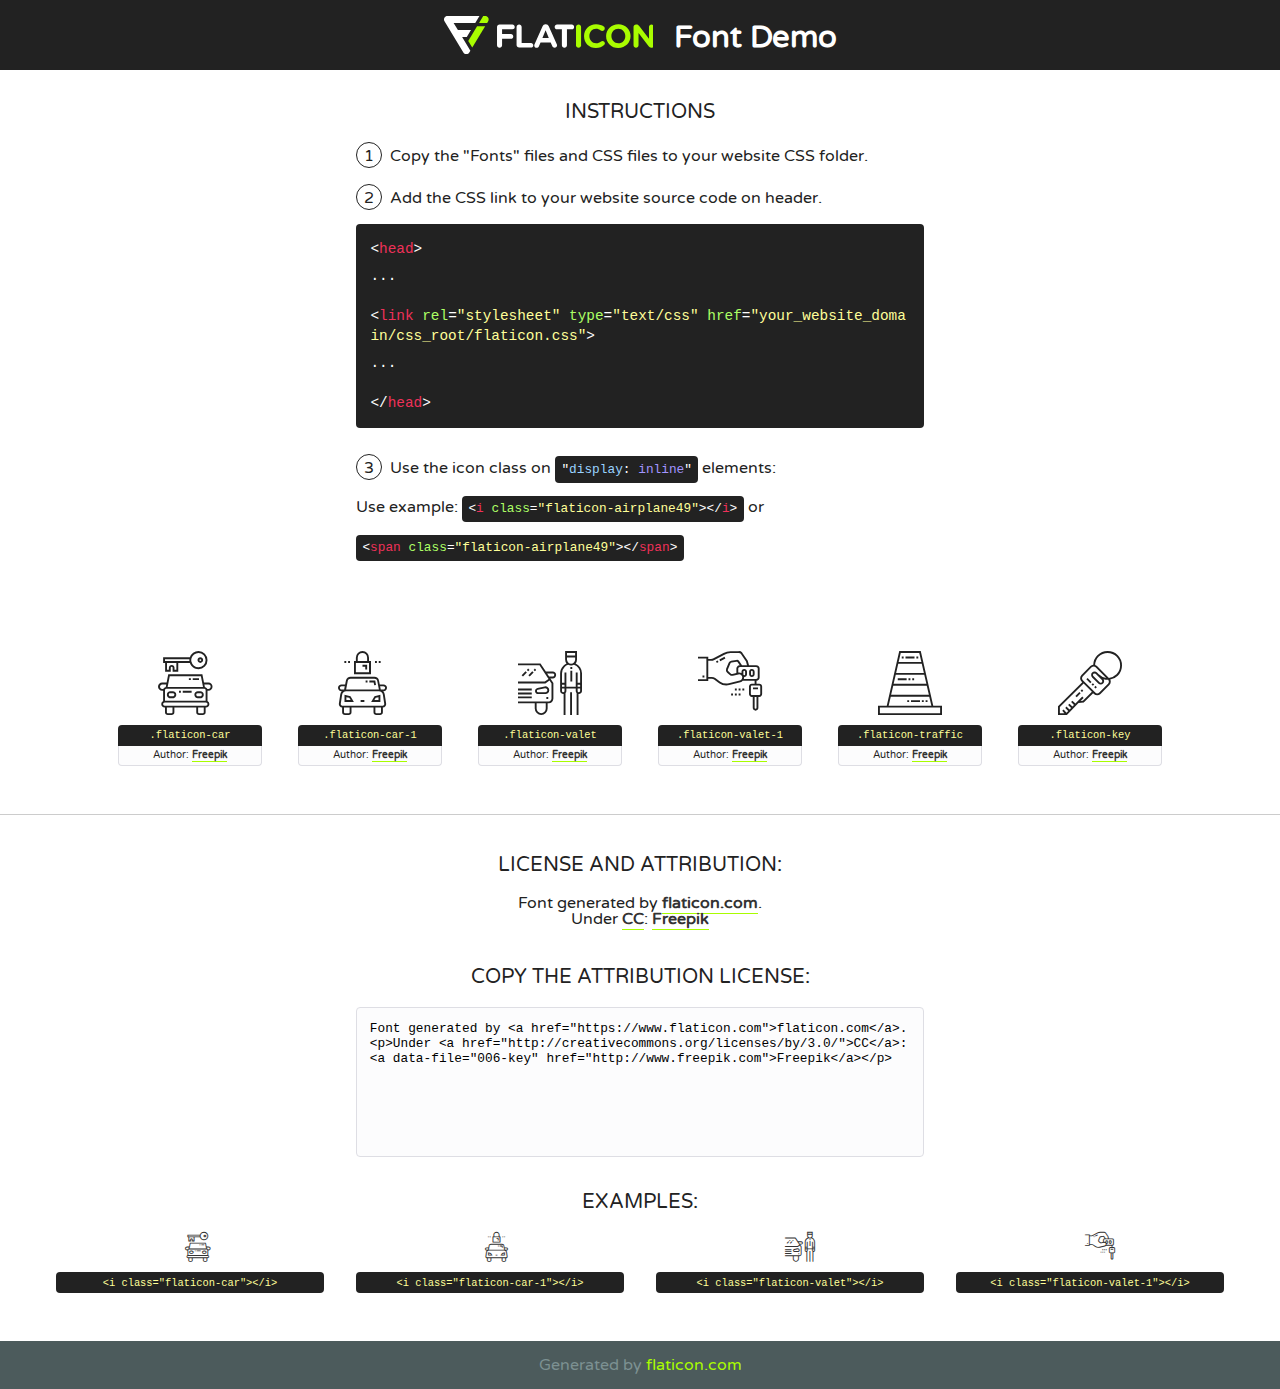
<file: fonts/flaticon/font/flaticon.html>
<!DOCTYPE html>
<!--
  Flaticon icon font: Flaticon
  Creation date: 18/07/2019 07:36
-->
<html>
<!DOCTYPE html>
<html>

<head>
    <title>Flaticon WebFont</title>
    <link href="http://fonts.googleapis.com/css?family=Varela+Round" rel="stylesheet" type="text/css" />
    <link rel="stylesheet" type="text/css" href="flaticon.css">
    <meta charset="UTF-8">
    <style>
    html, body, div, span, applet, object, iframe,
    h1, h2, h3, h4, h5, h6, p, blockquote, pre,
    a, abbr, acronym, address, big, cite, code,
    del, dfn, em, img, ins, kbd, q, s, samp,
    small, strike, strong, sub, sup, tt, var,
    b, u, i, center,
    dl, dt, dd, ol, ul, li,
    fieldset, form, label, legend,
    table, caption, tbody, tfoot, thead, tr, th, td,
    article, aside, canvas, details, embed, 
    figure, figcaption, footer, header, hgroup, 
    menu, nav, output, ruby, section, summary,
    time, mark, audio, video {
        margin: 0;
        padding: 0;
        border: 0;
        font-size: 100%;
        font: inherit;
        vertical-align: baseline;
    }
    /* HTML5 display-role reset for older browsers */
    article, aside, details, figcaption, figure, 
    footer, header, hgroup, menu, nav, section {
        display: block;
    }
    body {
        line-height: 1;
    }
    ol, ul {
        list-style: none;
    }
    blockquote, q {
        quotes: none;
    }
    blockquote:before, blockquote:after,
    q:before, q:after {
        content: '';
        content: none;
    }
    table {
        border-collapse: collapse;
        border-spacing: 0;
    }
    body {
        font-family: 'Varela Round', Helvetica, Arial, sans-serif;
        font-size: 16px;
        color: #222;
    }
    a {
        color: #333;
        border-bottom: 1px solid #a9fd00;
        font-weight: bold;
        text-decoration: none;
    }
    * {
        -moz-box-sizing: border-box;
        -webkit-box-sizing: border-box;
        box-sizing: border-box;
        margin: 0;
        padding: 0;
    }
    [class^="flaticon-"]:before, [class*=" flaticon-"]:before, [class^="flaticon-"]:after, [class*=" flaticon-"]:after {
        font-family: Flaticon;
        font-size: 30px;
        font-style: normal;
        margin-left: 20px;
        color: #333;
    }
    .wrapper {
        max-width: 600px;
        margin: auto;
        padding: 0 1em;
    }
    .title {
        font-size: 1.25em;
        text-align: center;
        margin-bottom: 1em;
        text-transform: uppercase;
    }
    header {
        text-align: center;
        background-color: #222;
        color: #fff;
        padding: 1em;
    }
    header .logo {
        width: 210px;
        height: 38px;
        display: inline-block;
        vertical-align: middle;
        margin-right: 1em;
        border: none;
    }
    header strong {
        font-size: 1.95em;
        font-weight: bold;
        vertical-align: middle;
        margin-top: 5px;
        display: inline-block;
    }
    .demo {
        margin: 2em auto;
        line-height: 1.25em;
    }
    .demo ul li {
        margin-bottom: 1em;
    }
    .demo ul li .num {
        color: #222;
        border-radius: 20px;
        display: inline-block;
        width: 26px;
        padding: 3px;
        height: 26px;
        text-align: center;
        margin-right: 0.5em;
        border: 1px solid #222;
    }
    .demo ul li code {
        background-color: #222;
        border-radius: 4px;
        padding: 0.25em 0.5em;
        display: inline-block;
        color: #fff;
        font-family: Consolas,Monaco,Lucida Console,Liberation Mono,DejaVu Sans Mono,Bitstream Vera Sans Mono,Courier New, monospace;
        font-weight: lighter;
        margin-top: 1em;
        font-size: 0.8em;
        word-break: break-all;
    }
    .demo ul li code.big {
        padding: 1em;
        font-size: 0.9em;
    }
    .demo ul li code .red {
        color: #EF3159;
    }
    .demo ul li code .green {
        color: #ACFF65;
    }
    .demo ul li code .yellow {
        color: #FFFF99;
    }
    .demo ul li code .blue {
        color: #99D3FF;
    }
    .demo ul li code .purple {
        color: #A295FF;
    }
    .demo ul li code .dots {
        margin-top: 0.5em;
        display: block;
    }
    #glyphs {
        border-bottom: 1px solid #ccc;
        padding: 2em 0;
        text-align: center;
    }
    .glyph {
        display: inline-block;
        width: 9em;
        margin: 1em;
        text-align: center;
        vertical-align: top;
        background: #FFF;
    }
    .glyph .glyph-icon {
        padding: 10px;
        display: block;
        font-family:"Flaticon";
        font-size: 64px;
        line-height: 1;
    }
    .glyph .glyph-icon:before {
        font-size: 64px;
        color: #222;
        margin-left: 0;
    }
    .class-name {
        font-size: 0.65em;
        background-color: #222;
        color: #fff;
        border-radius: 4px 4px 0 0;
        padding: 0.5em;
        color: #FFFF99;
        font-family: Consolas,Monaco,Lucida Console,Liberation Mono,DejaVu Sans Mono,Bitstream Vera Sans Mono,Courier New, monospace;
    }
    .author-name {
        font-size: 0.6em;
        background-color: #fcfcfd;
        border: 1px solid #DEDEE4;
        border-top: 0;
        border-radius: 0 0 4px 4px;
        padding: 0.5em;
    }
    .class-name:last-child {
        font-size: 10px;
        color:#888;
    }
    .class-name:last-child a {
        font-size: 10px;
        color:#555;
    }
    .class-name:last-child a:hover {
        color:#a9fd00;
    }
    .glyph > input {
        display: block;
        width: 100px;
        margin: 5px auto;
        text-align: center;
        font-size: 12px;
        cursor: text;
    }
    .glyph > input.icon-input {
        font-family:"Flaticon";
        font-size: 16px;
        margin-bottom: 10px;
    }
    .attribution .title {
        margin-top: 2em;
    }
    .attribution textarea {
        background-color: #fcfcfd;
        padding: 1em;
        border: none;
        box-shadow: none;
        border: 1px solid #DEDEE4;
        border-radius: 4px;
        resize: none;
        width: 100%;
        height: 150px;
        font-size: 0.8em;
        font-family: Consolas,Monaco,Lucida Console,Liberation Mono,DejaVu Sans Mono,Bitstream Vera Sans Mono,Courier New, monospace;
        -webkit-appearance: none;
    }
    .iconsuse {
        margin: 2em auto;
        text-align: center;
        max-width: 1200px;
    }
    .iconsuse:after {
        content: '';
        display: table;
        clear: both;
    }
    .iconsuse .image {
        float: left;
        width: 25%;
        padding: 0 1em;
    }
    .iconsuse .image p {
        margin-bottom: 1em;
    }
    .iconsuse .image span {
        display: block;
        font-size: 0.65em;
        background-color: #222;
        color: #fff;
        border-radius: 4px;
        padding: 0.5em;
        color: #FFFF99;
        margin-top: 1em;
        font-family: Consolas,Monaco,Lucida Console,Liberation Mono,DejaVu Sans Mono,Bitstream Vera Sans Mono,Courier New, monospace;
    }
    #footer {
        text-align: center;
        background-color: #4C5B5C;
        color: #7c9192;
        padding: 1em;
    }
    #footer a {
        border: none;
        color: #a9fd00;
        font-weight: normal;
    }
    @media (max-width: 960px) {
        .iconsuse .image {
            width: 50%;
        }
    }
    @media (max-width: 560px) {
        .iconsuse .image {
            width: 100%;
        }
    }
    </style>
</head>

<body class="characters-off">

    <header>
        <a href="https://www.flaticon.com" target="_blank" class="logo">
            <svg version="1.1" xmlns="http://www.w3.org/2000/svg" xmlns:xlink="http://www.w3.org/1999/xlink" xmlns:a="http://ns.adobe.com/AdobeSVGViewerExtensions/3.0/" viewBox="0 0 560.875 102.036" enable-background="new 0 0 560.875 102.036" xml:space="preserve">
                <defs>
                </defs>
                <g>
                    <g class="letters">
                        <path fill="#ffffff" d="M141.596,29.675c0-3.777,2.985-6.767,6.764-6.767h34.438c3.426,0,6.15,2.728,6.15,6.15
                        c0,3.43-2.724,6.149-6.15,6.149h-27.674v13.091h23.719c3.429,0,6.151,2.724,6.151,6.15c0,3.43-2.723,6.149-6.151,6.149h-23.719
                        v17.574c0,3.773-2.986,6.761-6.764,6.761c-3.779,0-6.764-2.989-6.764-6.761V29.675z"></path>
                        <path fill="#ffffff" d="M193.844,29.149c0-3.781,2.985-6.767,6.764-6.767c3.776,0,6.763,2.985,6.763,6.767v42.957h25.039
                        c3.426,0,6.149,2.726,6.149,6.153c0,3.425-2.723,6.15-6.149,6.15h-31.802c-3.779,0-6.764-2.986-6.764-6.768V29.149z"></path>
                        <path fill="#ffffff" d="M241.891,75.71l21.438-48.407c1.492-3.341,4.215-5.357,7.906-5.357h0.792
                        c3.686,0,6.323,2.017,7.815,5.357l21.439,48.407c0.436,0.967,0.701,1.845,0.701,2.723c0,3.602-2.809,6.501-6.414,6.501
                        c-3.161,0-5.269-1.845-6.499-4.655l-4.132-9.661h-27.059l-4.301,10.102c-1.144,2.631-3.426,4.214-6.237,4.214
                        c-3.517,0-6.24-2.81-6.24-6.325C241.1,77.64,241.451,76.677,241.891,75.71z M279.932,58.666l-8.521-20.297l-8.526,20.297H279.932
                        z"></path>
                        <path fill="#ffffff" d="M314.864,35.387H301.86c-3.429,0-6.239-2.813-6.239-6.238c0-3.429,2.811-6.24,6.239-6.24h39.533
                        c3.426,0,6.237,2.811,6.237,6.24c0,3.425-2.811,6.238-6.237,6.238h-13.001v42.785c0,3.773-2.99,6.761-6.764,6.761
                        c-3.779,0-6.764-2.989-6.764-6.761V35.387z"></path>
                        <path fill="#A9FD00" d="M352.615,29.149c0-3.781,2.985-6.767,6.767-6.767c3.774,0,6.761,2.985,6.761,6.767v49.024
                        c0,3.773-2.987,6.761-6.761,6.761c-3.781,0-6.767-2.989-6.767-6.761V29.149z"></path>
                        <path fill="#A9FD00" d="M374.132,53.836v-0.179c0-17.481,13.178-31.801,32.065-31.801c9.22,0,15.459,2.458,20.557,6.238
                        c1.402,1.054,2.637,2.985,2.637,5.357c0,3.692-2.985,6.59-6.681,6.59c-1.845,0-3.071-0.702-4.044-1.319
                        c-3.776-2.813-7.729-4.393-12.562-4.393c-10.364,0-17.831,8.611-17.831,19.154v0.173c0,10.542,7.291,19.329,17.831,19.329
                        c5.715,0,9.492-1.756,13.359-4.834c1.049-0.874,2.458-1.491,4.039-1.491c3.429,0,6.325,2.813,6.325,6.236
                        c0,2.106-1.056,3.78-2.282,4.834c-5.539,4.834-12.036,7.733-21.878,7.733C387.572,85.464,374.132,71.493,374.132,53.836z"></path>
                        <path fill="#A9FD00" d="M433.009,53.836v-0.179c0-17.481,13.79-31.801,32.766-31.801c18.981,0,32.592,14.143,32.592,31.628v0.173
                        c0,17.483-13.785,31.807-32.769,31.807C446.625,85.464,433.009,71.32,433.009,53.836z M484.224,53.836v-0.179
                        c0-10.539-7.725-19.326-18.626-19.326c-10.893,0-18.449,8.611-18.449,19.154v0.173c0,10.542,7.73,19.329,18.626,19.329
                        C476.676,72.986,484.224,64.378,484.224,53.836z"></path>
                        <path fill="#A9FD00" d="M506.233,29.321c0-3.774,2.99-6.763,6.767-6.763h1.401c3.252,0,5.183,1.583,7.029,3.953l26.093,34.265
                        V29.059c0-3.692,2.99-6.677,6.681-6.677c3.683,0,6.671,2.985,6.671,6.677v48.934c0,3.78-2.987,6.765-6.764,6.765h-0.436
                        c-3.257,0-5.188-1.581-7.034-3.953l-27.056-35.492v32.944c0,3.687-2.985,6.676-6.678,6.676c-3.683,0-6.673-2.989-6.673-6.676
                        V29.321z"></path>
                    </g>
                    <g class="insignia">
                        <path fill="#ffffff" d="M48.372,56.137h12.517l11.156-18.537H37.186L25.688,18.539h57.825L94.668,0H9.271
                        C5.925,0,2.842,1.801,1.198,4.716c-1.644,2.907-1.593,6.482,0.134,9.343l50.38,83.501c1.678,2.781,4.689,4.476,7.938,4.476
                        c3.246,0,6.257-1.695,7.935-4.476l2.898-4.804L48.372,56.137z"></path>
                        <g class="i">
                            <path fill="#A9FD00" d="M93.575,18.539h0.031v0.004l21.652,0.004l2.705-4.488c1.727-2.861,1.778-6.436,0.133-9.343
                            C116.454,1.801,113.371,0,110.026,0h-5.294L93.575,18.539z"></path>
                            <polygon fill="#A9FD00" points="88.291,27.356 64.725,66.486 75.519,84.404 109.942,27.356"></polygon>
                        </g>
                    </g>
                </g>
            </svg>
        </a>
        <strong>Font Demo</strong>
    </header>


    <section class="demo wrapper">

        <p class="title">Instructions</p>

        <ul>
            <li>
                <span class="num">1</span>Copy the "Fonts" files and CSS files to your website CSS folder.
            </li>
            <li>
                <span class="num">2</span>Add the CSS link to your website source code on header.
                <code class="big">
                    &lt;<span class="red">head</span>&gt;
                    <br/><span class="dots">...</span>
                    <br/>&lt;<span class="red">link</span> <span class="green">rel</span>=<span class="yellow">"stylesheet"</span> <span class="green">type</span>=<span class="yellow">"text/css"</span> <span class="green">href</span>=<span class="yellow">"your_website_domain/css_root/flaticon.css"</span>&gt;
                    <br/><span class="dots">...</span>
                    <br/>&lt;/<span class="red">head</span>&gt;
                </code>
            </li>

            <li>
                <p>
                    <span class="num">3</span>Use the icon class on <code>"<span class="blue">display</span>:<span class="purple"> inline</span>"</code> elements:
                    <br />
                    Use example: <code>&lt;<span class="red">i</span> <span class="green">class</span>=<span class="yellow">&quot;flaticon-airplane49&quot;</span>&gt;&lt;/<span class="red">i</span>&gt;</code> or <code>&lt;<span class="red">span</span> <span class="green">class</span>=<span class="yellow">&quot;flaticon-airplane49&quot;</span>&gt;&lt;/<span class="red">span</span>&gt;</code>
            </li>
        </ul>

    </section>




   <section id="glyphs">          
    
      
        <div class="glyph"><div class="glyph-icon flaticon-car"></div>
            <div class="class-name">.flaticon-car</div>
            <div class="author-name">Author: <a data-file="001-car" href="http://www.freepik.com">Freepik</a> </div> 
        </div>        
        
        <div class="glyph"><div class="glyph-icon flaticon-car-1"></div>
            <div class="class-name">.flaticon-car-1</div>
            <div class="author-name">Author: <a data-file="002-car-1" href="http://www.freepik.com">Freepik</a> </div> 
        </div>        
        
        <div class="glyph"><div class="glyph-icon flaticon-valet"></div>
            <div class="class-name">.flaticon-valet</div>
            <div class="author-name">Author: <a data-file="003-valet" href="http://www.freepik.com">Freepik</a> </div> 
        </div>        
        
        <div class="glyph"><div class="glyph-icon flaticon-valet-1"></div>
            <div class="class-name">.flaticon-valet-1</div>
            <div class="author-name">Author: <a data-file="004-valet-1" href="http://www.freepik.com">Freepik</a> </div> 
        </div>        
        
        <div class="glyph"><div class="glyph-icon flaticon-traffic"></div>
            <div class="class-name">.flaticon-traffic</div>
            <div class="author-name">Author: <a data-file="005-traffic" href="http://www.freepik.com">Freepik</a> </div> 
        </div>        
        
        <div class="glyph"><div class="glyph-icon flaticon-key"></div>
            <div class="class-name">.flaticon-key</div>
            <div class="author-name">Author: <a data-file="006-key" href="http://www.freepik.com">Freepik</a> </div> 
        </div>        
        

    </section>



    <section class="attribution wrapper"   style="text-align:center;">

      <div class="title">License and attribution:</div><div class="attrDiv">Font generated by <a href="https://www.flaticon.com">flaticon.com</a>. <div><p>Under <a href="http://creativecommons.org/licenses/by/3.0/">CC</a>: <a data-file="006-key" href="http://www.freepik.com">Freepik</a></p>  </div>
      </div>
      <div class="title">Copy the Attribution License:</div>

    <textarea onclick="this.focus();this.select();">Font generated by &lt;a href=&quot;https://www.flaticon.com&quot;&gt;flaticon.com&lt;/a&gt;. <p>Under <a href="http://creativecommons.org/licenses/by/3.0/">CC</a>: <a data-file="006-key" href="http://www.freepik.com">Freepik</a></p>  
     </textarea>

    </section>

    <section class="iconsuse">

          <div class="title">Examples:</div>            
             
            <div class="image">
                <p>
                    <i class="glyph-icon flaticon-car"></i> 
                    <span>&lt;i class=&quot;flaticon-car&quot;&gt;&lt;/i&gt;</span>
                </p>
            </div>
            
            <div class="image">
                <p>
                    <i class="glyph-icon flaticon-car-1"></i> 
                    <span>&lt;i class=&quot;flaticon-car-1&quot;&gt;&lt;/i&gt;</span>
                </p>
            </div>
            
            <div class="image">
                <p>
                    <i class="glyph-icon flaticon-valet"></i> 
                    <span>&lt;i class=&quot;flaticon-valet&quot;&gt;&lt;/i&gt;</span>
                </p>
            </div>
            
            <div class="image">
                <p>
                    <i class="glyph-icon flaticon-valet-1"></i> 
                    <span>&lt;i class=&quot;flaticon-valet-1&quot;&gt;&lt;/i&gt;</span>
                </p>
            </div>
                       
        </div>
                            
    </section>

<div id="footer">
    <div>Generated by <a href="https://www.flaticon.com">flaticon.com</a>
    </div>
</div>



</body>
</html>
</file>
<file: fonts/icomoon/style.css>
@font-face {
  font-family: 'icomoon';
  src:  url('fonts/icomoon.eot?10si43');
  src:  url('fonts/icomoon.eot?10si43#iefix') format('embedded-opentype'),
    url('fonts/icomoon.ttf?10si43') format('truetype'),
    url('fonts/icomoon.woff?10si43') format('woff'),
    url('fonts/icomoon.svg?10si43#icomoon') format('svg');
  font-weight: normal;
  font-style: normal;
}

[class^="icon-"], [class*=" icon-"] {
  /* use !important to prevent issues with browser extensions that change fonts */
  font-family: 'icomoon' !important;
  speak: none;
  font-style: normal;
  font-weight: normal;
  font-variant: normal;
  text-transform: none;
  line-height: 1;

  /* Better Font Rendering =========== */
  -webkit-font-smoothing: antialiased;
  -moz-osx-font-smoothing: grayscale;
}

.icon-asterisk:before {
  content: "\f069";
}
.icon-plus:before {
  content: "\f067";
}
.icon-question:before {
  content: "\f128";
}
.icon-minus:before {
  content: "\f068";
}
.icon-glass:before {
  content: "\f000";
}
.icon-music:before {
  content: "\f001";
}
.icon-search:before {
  content: "\f002";
}
.icon-envelope-o:before {
  content: "\f003";
}
.icon-heart:before {
  content: "\f004";
}
.icon-star:before {
  content: "\f005";
}
.icon-star-o:before {
  content: "\f006";
}
.icon-user:before {
  content: "\f007";
}
.icon-film:before {
  content: "\f008";
}
.icon-th-large:before {
  content: "\f009";
}
.icon-th:before {
  content: "\f00a";
}
.icon-th-list:before {
  content: "\f00b";
}
.icon-check:before {
  content: "\f00c";
}
.icon-close:before {
  content: "\f00d";
}
.icon-remove:before {
  content: "\f00d";
}
.icon-times:before {
  content: "\f00d";
}
.icon-search-plus:before {
  content: "\f00e";
}
.icon-search-minus:before {
  content: "\f010";
}
.icon-power-off:before {
  content: "\f011";
}
.icon-signal:before {
  content: "\f012";
}
.icon-cog:before {
  content: "\f013";
}
.icon-gear:before {
  content: "\f013";
}
.icon-trash-o:before {
  content: "\f014";
}
.icon-home:before {
  content: "\f015";
}
.icon-file-o:before {
  content: "\f016";
}
.icon-clock-o:before {
  content: "\f017";
}
.icon-road:before {
  content: "\f018";
}
.icon-download:before {
  content: "\f019";
}
.icon-arrow-circle-o-down:before {
  content: "\f01a";
}
.icon-arrow-circle-o-up:before {
  content: "\f01b";
}
.icon-inbox:before {
  content: "\f01c";
}
.icon-play-circle-o:before {
  content: "\f01d";
}
.icon-repeat:before {
  content: "\f01e";
}
.icon-rotate-right:before {
  content: "\f01e";
}
.icon-refresh:before {
  content: "\f021";
}
.icon-list-alt:before {
  content: "\f022";
}
.icon-lock:before {
  content: "\f023";
}
.icon-flag:before {
  content: "\f024";
}
.icon-headphones:before {
  content: "\f025";
}
.icon-volume-off:before {
  content: "\f026";
}
.icon-volume-down:before {
  content: "\f027";
}
.icon-volume-up:before {
  content: "\f028";
}
.icon-qrcode:before {
  content: "\f029";
}
.icon-barcode:before {
  content: "\f02a";
}
.icon-tag:before {
  content: "\f02b";
}
.icon-tags:before {
  content: "\f02c";
}
.icon-book:before {
  content: "\f02d";
}
.icon-bookmark:before {
  content: "\f02e";
}
.icon-print:before {
  content: "\f02f";
}
.icon-camera:before {
  content: "\f030";
}
.icon-font:before {
  content: "\f031";
}
.icon-bold:before {
  content: "\f032";
}
.icon-italic:before {
  content: "\f033";
}
.icon-text-height:before {
  content: "\f034";
}
.icon-text-width:before {
  content: "\f035";
}
.icon-align-left:before {
  content: "\f036";
}
.icon-align-center:before {
  content: "\f037";
}
.icon-align-right:before {
  content: "\f038";
}
.icon-align-justify:before {
  content: "\f039";
}
.icon-list:before {
  content: "\f03a";
}
.icon-dedent:before {
  content: "\f03b";
}
.icon-outdent:before {
  content: "\f03b";
}
.icon-indent:before {
  content: "\f03c";
}
.icon-video-camera:before {
  content: "\f03d";
}
.icon-image:before {
  content: "\f03e";
}
.icon-photo:before {
  content: "\f03e";
}
.icon-picture-o:before {
  content: "\f03e";
}
.icon-pencil:before {
  content: "\f040";
}
.icon-map-marker:before {
  content: "\f041";
}
.icon-adjust:before {
  content: "\f042";
}
.icon-tint:before {
  content: "\f043";
}
.icon-edit:before {
  content: "\f044";
}
.icon-pencil-square-o:before {
  content: "\f044";
}
.icon-share-square-o:before {
  content: "\f045";
}
.icon-check-square-o:before {
  content: "\f046";
}
.icon-arrows:before {
  content: "\f047";
}
.icon-step-backward:before {
  content: "\f048";
}
.icon-fast-backward:before {
  content: "\f049";
}
.icon-backward:before {
  content: "\f04a";
}
.icon-play:before {
  content: "\f04b";
}
.icon-pause:before {
  content: "\f04c";
}
.icon-stop:before {
  content: "\f04d";
}
.icon-forward:before {
  content: "\f04e";
}
.icon-fast-forward:before {
  content: "\f050";
}
.icon-step-forward:before {
  content: "\f051";
}
.icon-eject:before {
  content: "\f052";
}
.icon-chevron-left:before {
  content: "\f053";
}
.icon-chevron-right:before {
  content: "\f054";
}
.icon-plus-circle:before {
  content: "\f055";
}
.icon-minus-circle:before {
  content: "\f056";
}
.icon-times-circle:before {
  content: "\f057";
}
.icon-check-circle:before {
  content: "\f058";
}
.icon-question-circle:before {
  content: "\f059";
}
.icon-info-circle:before {
  content: "\f05a";
}
.icon-crosshairs:before {
  content: "\f05b";
}
.icon-times-circle-o:before {
  content: "\f05c";
}
.icon-check-circle-o:before {
  content: "\f05d";
}
.icon-ban:before {
  content: "\f05e";
}
.icon-arrow-left:before {
  content: "\f060";
}
.icon-arrow-right:before {
  content: "\f061";
}
.icon-arrow-up:before {
  content: "\f062";
}
.icon-arrow-down:before {
  content: "\f063";
}
.icon-mail-forward:before {
  content: "\f064";
}
.icon-share:before {
  content: "\f064";
}
.icon-expand:before {
  content: "\f065";
}
.icon-compress:before {
  content: "\f066";
}
.icon-exclamation-circle:before {
  content: "\f06a";
}
.icon-gift:before {
  content: "\f06b";
}
.icon-leaf:before {
  content: "\f06c";
}
.icon-fire:before {
  content: "\f06d";
}
.icon-eye:before {
  content: "\f06e";
}
.icon-eye-slash:before {
  content: "\f070";
}
.icon-exclamation-triangle:before {
  content: "\f071";
}
.icon-warning:before {
  content: "\f071";
}
.icon-plane:before {
  content: "\f072";
}
.icon-calendar:before {
  content: "\f073";
}
.icon-random:before {
  content: "\f074";
}
.icon-comment:before {
  content: "\f075";
}
.icon-magnet:before {
  content: "\f076";
}
.icon-chevron-up:before {
  content: "\f077";
}
.icon-chevron-down:before {
  content: "\f078";
}
.icon-retweet:before {
  content: "\f079";
}
.icon-shopping-cart:before {
  content: "\f07a";
}
.icon-folder:before {
  content: "\f07b";
}
.icon-folder-open:before {
  content: "\f07c";
}
.icon-arrows-v:before {
  content: "\f07d";
}
.icon-arrows-h:before {
  content: "\f07e";
}
.icon-bar-chart:before {
  content: "\f080";
}
.icon-bar-chart-o:before {
  content: "\f080";
}
.icon-twitter-square:before {
  content: "\f081";
}
.icon-facebook-square:before {
  content: "\f082";
}
.icon-camera-retro:before {
  content: "\f083";
}
.icon-key:before {
  content: "\f084";
}
.icon-cogs:before {
  content: "\f085";
}
.icon-gears:before {
  content: "\f085";
}
.icon-comments:before {
  content: "\f086";
}
.icon-thumbs-o-up:before {
  content: "\f087";
}
.icon-thumbs-o-down:before {
  content: "\f088";
}
.icon-star-half:before {
  content: "\f089";
}
.icon-heart-o:before {
  content: "\f08a";
}
.icon-sign-out:before {
  content: "\f08b";
}
.icon-linkedin-square:before {
  content: "\f08c";
}
.icon-thumb-tack:before {
  content: "\f08d";
}
.icon-external-link:before {
  content: "\f08e";
}
.icon-sign-in:before {
  content: "\f090";
}
.icon-trophy:before {
  content: "\f091";
}
.icon-github-square:before {
  content: "\f092";
}
.icon-upload:before {
  content: "\f093";
}
.icon-lemon-o:before {
  content: "\f094";
}
.icon-phone:before {
  content: "\f095";
}
.icon-square-o:before {
  content: "\f096";
}
.icon-bookmark-o:before {
  content: "\f097";
}
.icon-phone-square:before {
  content: "\f098";
}
.icon-twitter:before {
  content: "\f099";
}
.icon-facebook:before {
  content: "\f09a";
}
.icon-facebook-f:before {
  content: "\f09a";
}
.icon-github:before {
  content: "\f09b";
}
.icon-unlock:before {
  content: "\f09c";
}
.icon-credit-card:before {
  content: "\f09d";
}
.icon-feed:before {
  content: "\f09e";
}
.icon-rss:before {
  content: "\f09e";
}
.icon-hdd-o:before {
  content: "\f0a0";
}
.icon-bullhorn:before {
  content: "\f0a1";
}
.icon-bell-o:before {
  content: "\f0a2";
}
.icon-certificate:before {
  content: "\f0a3";
}
.icon-hand-o-right:before {
  content: "\f0a4";
}
.icon-hand-o-left:before {
  content: "\f0a5";
}
.icon-hand-o-up:before {
  content: "\f0a6";
}
.icon-hand-o-down:before {
  content: "\f0a7";
}
.icon-arrow-circle-left:before {
  content: "\f0a8";
}
.icon-arrow-circle-right:before {
  content: "\f0a9";
}
.icon-arrow-circle-up:before {
  content: "\f0aa";
}
.icon-arrow-circle-down:before {
  content: "\f0ab";
}
.icon-globe:before {
  content: "\f0ac";
}
.icon-wrench:before {
  content: "\f0ad";
}
.icon-tasks:before {
  content: "\f0ae";
}
.icon-filter:before {
  content: "\f0b0";
}
.icon-briefcase:before {
  content: "\f0b1";
}
.icon-arrows-alt:before {
  content: "\f0b2";
}
.icon-group:before {
  content: "\f0c0";
}
.icon-users:before {
  content: "\f0c0";
}
.icon-chain:before {
  content: "\f0c1";
}
.icon-link:before {
  content: "\f0c1";
}
.icon-cloud:before {
  content: "\f0c2";
}
.icon-flask:before {
  content: "\f0c3";
}
.icon-cut:before {
  content: "\f0c4";
}
.icon-scissors:before {
  content: "\f0c4";
}
.icon-copy:before {
  content: "\f0c5";
}
.icon-files-o:before {
  content: "\f0c5";
}
.icon-paperclip:before {
  content: "\f0c6";
}
.icon-floppy-o:before {
  content: "\f0c7";
}
.icon-save:before {
  content: "\f0c7";
}
.icon-square:before {
  content: "\f0c8";
}
.icon-bars:before {
  content: "\f0c9";
}
.icon-navicon:before {
  content: "\f0c9";
}
.icon-reorder:before {
  content: "\f0c9";
}
.icon-list-ul:before {
  content: "\f0ca";
}
.icon-list-ol:before {
  content: "\f0cb";
}
.icon-strikethrough:before {
  content: "\f0cc";
}
.icon-underline:before {
  content: "\f0cd";
}
.icon-table:before {
  content: "\f0ce";
}
.icon-magic:before {
  content: "\f0d0";
}
.icon-truck:before {
  content: "\f0d1";
}
.icon-pinterest:before {
  content: "\f0d2";
}
.icon-pinterest-square:before {
  content: "\f0d3";
}
.icon-google-plus-square:before {
  content: "\f0d4";
}
.icon-google-plus:before {
  content: "\f0d5";
}
.icon-money:before {
  content: "\f0d6";
}
.icon-caret-down:before {
  content: "\f0d7";
}
.icon-caret-up:before {
  content: "\f0d8";
}
.icon-caret-left:before {
  content: "\f0d9";
}
.icon-caret-right:before {
  content: "\f0da";
}
.icon-columns:before {
  content: "\f0db";
}
.icon-sort:before {
  content: "\f0dc";
}
.icon-unsorted:before {
  content: "\f0dc";
}
.icon-sort-desc:before {
  content: "\f0dd";
}
.icon-sort-down:before {
  content: "\f0dd";
}
.icon-sort-asc:before {
  content: "\f0de";
}
.icon-sort-up:before {
  content: "\f0de";
}
.icon-envelope:before {
  content: "\f0e0";
}
.icon-linkedin:before {
  content: "\f0e1";
}
.icon-rotate-left:before {
  content: "\f0e2";
}
.icon-undo:before {
  content: "\f0e2";
}
.icon-gavel:before {
  content: "\f0e3";
}
.icon-legal:before {
  content: "\f0e3";
}
.icon-dashboard:before {
  content: "\f0e4";
}
.icon-tachometer:before {
  content: "\f0e4";
}
.icon-comment-o:before {
  content: "\f0e5";
}
.icon-comments-o:before {
  content: "\f0e6";
}
.icon-bolt:before {
  content: "\f0e7";
}
.icon-flash:before {
  content: "\f0e7";
}
.icon-sitemap:before {
  content: "\f0e8";
}
.icon-umbrella:before {
  content: "\f0e9";
}
.icon-clipboard:before {
  content: "\f0ea";
}
.icon-paste:before {
  content: "\f0ea";
}
.icon-lightbulb-o:before {
  content: "\f0eb";
}
.icon-exchange:before {
  content: "\f0ec";
}
.icon-cloud-download:before {
  content: "\f0ed";
}
.icon-cloud-upload:before {
  content: "\f0ee";
}
.icon-user-md:before {
  content: "\f0f0";
}
.icon-stethoscope:before {
  content: "\f0f1";
}
.icon-suitcase:before {
  content: "\f0f2";
}
.icon-bell:before {
  content: "\f0f3";
}
.icon-coffee:before {
  content: "\f0f4";
}
.icon-cutlery:before {
  content: "\f0f5";
}
.icon-file-text-o:before {
  content: "\f0f6";
}
.icon-building-o:before {
  content: "\f0f7";
}
.icon-hospital-o:before {
  content: "\f0f8";
}
.icon-ambulance:before {
  content: "\f0f9";
}
.icon-medkit:before {
  content: "\f0fa";
}
.icon-fighter-jet:before {
  content: "\f0fb";
}
.icon-beer:before {
  content: "\f0fc";
}
.icon-h-square:before {
  content: "\f0fd";
}
.icon-plus-square:before {
  content: "\f0fe";
}
.icon-angle-double-left:before {
  content: "\f100";
}
.icon-angle-double-right:before {
  content: "\f101";
}
.icon-angle-double-up:before {
  content: "\f102";
}
.icon-angle-double-down:before {
  content: "\f103";
}
.icon-angle-left:before {
  content: "\f104";
}
.icon-angle-right:before {
  content: "\f105";
}
.icon-angle-up:before {
  content: "\f106";
}
.icon-angle-down:before {
  content: "\f107";
}
.icon-desktop:before {
  content: "\f108";
}
.icon-laptop:before {
  content: "\f109";
}
.icon-tablet:before {
  content: "\f10a";
}
.icon-mobile:before {
  content: "\f10b";
}
.icon-mobile-phone:before {
  content: "\f10b";
}
.icon-circle-o:before {
  content: "\f10c";
}
.icon-quote-left:before {
  content: "\f10d";
}
.icon-quote-right:before {
  content: "\f10e";
}
.icon-spinner:before {
  content: "\f110";
}
.icon-circle:before {
  content: "\f111";
}
.icon-mail-reply:before {
  content: "\f112";
}
.icon-reply:before {
  content: "\f112";
}
.icon-github-alt:before {
  content: "\f113";
}
.icon-folder-o:before {
  content: "\f114";
}
.icon-folder-open-o:before {
  content: "\f115";
}
.icon-smile-o:before {
  content: "\f118";
}
.icon-frown-o:before {
  content: "\f119";
}
.icon-meh-o:before {
  content: "\f11a";
}
.icon-gamepad:before {
  content: "\f11b";
}
.icon-keyboard-o:before {
  content: "\f11c";
}
.icon-flag-o:before {
  content: "\f11d";
}
.icon-flag-checkered:before {
  content: "\f11e";
}
.icon-terminal:before {
  content: "\f120";
}
.icon-code:before {
  content: "\f121";
}
.icon-mail-reply-all:before {
  content: "\f122";
}
.icon-reply-all:before {
  content: "\f122";
}
.icon-star-half-empty:before {
  content: "\f123";
}
.icon-star-half-full:before {
  content: "\f123";
}
.icon-star-half-o:before {
  content: "\f123";
}
.icon-location-arrow:before {
  content: "\f124";
}
.icon-crop:before {
  content: "\f125";
}
.icon-code-fork:before {
  content: "\f126";
}
.icon-chain-broken:before {
  content: "\f127";
}
.icon-unlink:before {
  content: "\f127";
}
.icon-info:before {
  content: "\f129";
}
.icon-exclamation:before {
  content: "\f12a";
}
.icon-superscript:before {
  content: "\f12b";
}
.icon-subscript:before {
  content: "\f12c";
}
.icon-eraser:before {
  content: "\f12d";
}
.icon-puzzle-piece:before {
  content: "\f12e";
}
.icon-microphone:before {
  content: "\f130";
}
.icon-microphone-slash:before {
  content: "\f131";
}
.icon-shield:before {
  content: "\f132";
}
.icon-calendar-o:before {
  content: "\f133";
}
.icon-fire-extinguisher:before {
  content: "\f134";
}
.icon-rocket:before {
  content: "\f135";
}
.icon-maxcdn:before {
  content: "\f136";
}
.icon-chevron-circle-left:before {
  content: "\f137";
}
.icon-chevron-circle-right:before {
  content: "\f138";
}
.icon-chevron-circle-up:before {
  content: "\f139";
}
.icon-chevron-circle-down:before {
  content: "\f13a";
}
.icon-html5:before {
  content: "\f13b";
}
.icon-css3:before {
  content: "\f13c";
}
.icon-anchor:before {
  content: "\f13d";
}
.icon-unlock-alt:before {
  content: "\f13e";
}
.icon-bullseye:before {
  content: "\f140";
}
.icon-ellipsis-h:before {
  content: "\f141";
}
.icon-ellipsis-v:before {
  content: "\f142";
}
.icon-rss-square:before {
  content: "\f143";
}
.icon-play-circle:before {
  content: "\f144";
}
.icon-ticket:before {
  content: "\f145";
}
.icon-minus-square:before {
  content: "\f146";
}
.icon-minus-square-o:before {
  content: "\f147";
}
.icon-level-up:before {
  content: "\f148";
}
.icon-level-down:before {
  content: "\f149";
}
.icon-check-square:before {
  content: "\f14a";
}
.icon-pencil-square:before {
  content: "\f14b";
}
.icon-external-link-square:before {
  content: "\f14c";
}
.icon-share-square:before {
  content: "\f14d";
}
.icon-compass:before {
  content: "\f14e";
}
.icon-caret-square-o-down:before {
  content: "\f150";
}
.icon-toggle-down:before {
  content: "\f150";
}
.icon-caret-square-o-up:before {
  content: "\f151";
}
.icon-toggle-up:before {
  content: "\f151";
}
.icon-caret-square-o-right:before {
  content: "\f152";
}
.icon-toggle-right:before {
  content: "\f152";
}
.icon-eur:before {
  content: "\f153";
}
.icon-euro:before {
  content: "\f153";
}
.icon-gbp:before {
  content: "\f154";
}
.icon-dollar:before {
  content: "\f155";
}
.icon-usd:before {
  content: "\f155";
}
.icon-inr:before {
  content: "\f156";
}
.icon-rupee:before {
  content: "\f156";
}
.icon-cny:before {
  content: "\f157";
}
.icon-jpy:before {
  content: "\f157";
}
.icon-rmb:before {
  content: "\f157";
}
.icon-yen:before {
  content: "\f157";
}
.icon-rouble:before {
  content: "\f158";
}
.icon-rub:before {
  content: "\f158";
}
.icon-ruble:before {
  content: "\f158";
}
.icon-krw:before {
  content: "\f159";
}
.icon-won:before {
  content: "\f159";
}
.icon-bitcoin:before {
  content: "\f15a";
}
.icon-btc:before {
  content: "\f15a";
}
.icon-file:before {
  content: "\f15b";
}
.icon-file-text:before {
  content: "\f15c";
}
.icon-sort-alpha-asc:before {
  content: "\f15d";
}
.icon-sort-alpha-desc:before {
  content: "\f15e";
}
.icon-sort-amount-asc:before {
  content: "\f160";
}
.icon-sort-amount-desc:before {
  content: "\f161";
}
.icon-sort-numeric-asc:before {
  content: "\f162";
}
.icon-sort-numeric-desc:before {
  content: "\f163";
}
.icon-thumbs-up:before {
  content: "\f164";
}
.icon-thumbs-down:before {
  content: "\f165";
}
.icon-youtube-square:before {
  content: "\f166";
}
.icon-youtube:before {
  content: "\f167";
}
.icon-xing:before {
  content: "\f168";
}
.icon-xing-square:before {
  content: "\f169";
}
.icon-youtube-play:before {
  content: "\f16a";
}
.icon-dropbox:before {
  content: "\f16b";
}
.icon-stack-overflow:before {
  content: "\f16c";
}
.icon-instagram:before {
  content: "\f16d";
}
.icon-flickr:before {
  content: "\f16e";
}
.icon-adn:before {
  content: "\f170";
}
.icon-bitbucket:before {
  content: "\f171";
}
.icon-bitbucket-square:before {
  content: "\f172";
}
.icon-tumblr:before {
  content: "\f173";
}
.icon-tumblr-square:before {
  content: "\f174";
}
.icon-long-arrow-down:before {
  content: "\f175";
}
.icon-long-arrow-up:before {
  content: "\f176";
}
.icon-long-arrow-left:before {
  content: "\f177";
}
.icon-long-arrow-right:before {
  content: "\f178";
}
.icon-apple:before {
  content: "\f179";
}
.icon-windows:before {
  content: "\f17a";
}
.icon-android:before {
  content: "\f17b";
}
.icon-linux:before {
  content: "\f17c";
}
.icon-dribbble:before {
  content: "\f17d";
}
.icon-skype:before {
  content: "\f17e";
}
.icon-foursquare:before {
  content: "\f180";
}
.icon-trello:before {
  content: "\f181";
}
.icon-female:before {
  content: "\f182";
}
.icon-male:before {
  content: "\f183";
}
.icon-gittip:before {
  content: "\f184";
}
.icon-gratipay:before {
  content: "\f184";
}
.icon-sun-o:before {
  content: "\f185";
}
.icon-moon-o:before {
  content: "\f186";
}
.icon-archive:before {
  content: "\f187";
}
.icon-bug:before {
  content: "\f188";
}
.icon-vk:before {
  content: "\f189";
}
.icon-weibo:before {
  content: "\f18a";
}
.icon-renren:before {
  content: "\f18b";
}
.icon-pagelines:before {
  content: "\f18c";
}
.icon-stack-exchange:before {
  content: "\f18d";
}
.icon-arrow-circle-o-right:before {
  content: "\f18e";
}
.icon-arrow-circle-o-left:before {
  content: "\f190";
}
.icon-caret-square-o-left:before {
  content: "\f191";
}
.icon-toggle-left:before {
  content: "\f191";
}
.icon-dot-circle-o:before {
  content: "\f192";
}
.icon-wheelchair:before {
  content: "\f193";
}
.icon-vimeo-square:before {
  content: "\f194";
}
.icon-try:before {
  content: "\f195";
}
.icon-turkish-lira:before {
  content: "\f195";
}
.icon-plus-square-o:before {
  content: "\f196";
}
.icon-space-shuttle:before {
  content: "\f197";
}
.icon-slack:before {
  content: "\f198";
}
.icon-envelope-square:before {
  content: "\f199";
}
.icon-wordpress:before {
  content: "\f19a";
}
.icon-openid:before {
  content: "\f19b";
}
.icon-bank:before {
  content: "\f19c";
}
.icon-institution:before {
  content: "\f19c";
}
.icon-university:before {
  content: "\f19c";
}
.icon-graduation-cap:before {
  content: "\f19d";
}
.icon-mortar-board:before {
  content: "\f19d";
}
.icon-yahoo:before {
  content: "\f19e";
}
.icon-google:before {
  content: "\f1a0";
}
.icon-reddit:before {
  content: "\f1a1";
}
.icon-reddit-square:before {
  content: "\f1a2";
}
.icon-stumbleupon-circle:before {
  content: "\f1a3";
}
.icon-stumbleupon:before {
  content: "\f1a4";
}
.icon-delicious:before {
  content: "\f1a5";
}
.icon-digg:before {
  content: "\f1a6";
}
.icon-pied-piper-pp:before {
  content: "\f1a7";
}
.icon-pied-piper-alt:before {
  content: "\f1a8";
}
.icon-drupal:before {
  content: "\f1a9";
}
.icon-joomla:before {
  content: "\f1aa";
}
.icon-language:before {
  content: "\f1ab";
}
.icon-fax:before {
  content: "\f1ac";
}
.icon-building:before {
  content: "\f1ad";
}
.icon-child:before {
  content: "\f1ae";
}
.icon-paw:before {
  content: "\f1b0";
}
.icon-spoon:before {
  content: "\f1b1";
}
.icon-cube:before {
  content: "\f1b2";
}
.icon-cubes:before {
  content: "\f1b3";
}
.icon-behance:before {
  content: "\f1b4";
}
.icon-behance-square:before {
  content: "\f1b5";
}
.icon-steam:before {
  content: "\f1b6";
}
.icon-steam-square:before {
  content: "\f1b7";
}
.icon-recycle:before {
  content: "\f1b8";
}
.icon-automobile:before {
  content: "\f1b9";
}
.icon-car:before {
  content: "\f1b9";
}
.icon-cab:before {
  content: "\f1ba";
}
.icon-taxi:before {
  content: "\f1ba";
}
.icon-tree:before {
  content: "\f1bb";
}
.icon-spotify:before {
  content: "\f1bc";
}
.icon-deviantart:before {
  content: "\f1bd";
}
.icon-soundcloud:before {
  content: "\f1be";
}
.icon-database:before {
  content: "\f1c0";
}
.icon-file-pdf-o:before {
  content: "\f1c1";
}
.icon-file-word-o:before {
  content: "\f1c2";
}
.icon-file-excel-o:before {
  content: "\f1c3";
}
.icon-file-powerpoint-o:before {
  content: "\f1c4";
}
.icon-file-image-o:before {
  content: "\f1c5";
}
.icon-file-photo-o:before {
  content: "\f1c5";
}
.icon-file-picture-o:before {
  content: "\f1c5";
}
.icon-file-archive-o:before {
  content: "\f1c6";
}
.icon-file-zip-o:before {
  content: "\f1c6";
}
.icon-file-audio-o:before {
  content: "\f1c7";
}
.icon-file-sound-o:before {
  content: "\f1c7";
}
.icon-file-movie-o:before {
  content: "\f1c8";
}
.icon-file-video-o:before {
  content: "\f1c8";
}
.icon-file-code-o:before {
  content: "\f1c9";
}
.icon-vine:before {
  content: "\f1ca";
}
.icon-codepen:before {
  content: "\f1cb";
}
.icon-jsfiddle:before {
  content: "\f1cc";
}
.icon-life-bouy:before {
  content: "\f1cd";
}
.icon-life-buoy:before {
  content: "\f1cd";
}
.icon-life-ring:before {
  content: "\f1cd";
}
.icon-life-saver:before {
  content: "\f1cd";
}
.icon-support:before {
  content: "\f1cd";
}
.icon-circle-o-notch:before {
  content: "\f1ce";
}
.icon-ra:before {
  content: "\f1d0";
}
.icon-rebel:before {
  content: "\f1d0";
}
.icon-resistance:before {
  content: "\f1d0";
}
.icon-empire:before {
  content: "\f1d1";
}
.icon-ge:before {
  content: "\f1d1";
}
.icon-git-square:before {
  content: "\f1d2";
}
.icon-git:before {
  content: "\f1d3";
}
.icon-hacker-news:before {
  content: "\f1d4";
}
.icon-y-combinator-square:before {
  content: "\f1d4";
}
.icon-yc-square:before {
  content: "\f1d4";
}
.icon-tencent-weibo:before {
  content: "\f1d5";
}
.icon-qq:before {
  content: "\f1d6";
}
.icon-wechat:before {
  content: "\f1d7";
}
.icon-weixin:before {
  content: "\f1d7";
}
.icon-paper-plane:before {
  content: "\f1d8";
}
.icon-send:before {
  content: "\f1d8";
}
.icon-paper-plane-o:before {
  content: "\f1d9";
}
.icon-send-o:before {
  content: "\f1d9";
}
.icon-history:before {
  content: "\f1da";
}
.icon-circle-thin:before {
  content: "\f1db";
}
.icon-header:before {
  content: "\f1dc";
}
.icon-paragraph:before {
  content: "\f1dd";
}
.icon-sliders:before {
  content: "\f1de";
}
.icon-share-alt:before {
  content: "\f1e0";
}
.icon-share-alt-square:before {
  content: "\f1e1";
}
.icon-bomb:before {
  content: "\f1e2";
}
.icon-futbol-o:before {
  content: "\f1e3";
}
.icon-soccer-ball-o:before {
  content: "\f1e3";
}
.icon-tty:before {
  content: "\f1e4";
}
.icon-binoculars:before {
  content: "\f1e5";
}
.icon-plug:before {
  content: "\f1e6";
}
.icon-slideshare:before {
  content: "\f1e7";
}
.icon-twitch:before {
  content: "\f1e8";
}
.icon-yelp:before {
  content: "\f1e9";
}
.icon-newspaper-o:before {
  content: "\f1ea";
}
.icon-wifi:before {
  content: "\f1eb";
}
.icon-calculator:before {
  content: "\f1ec";
}
.icon-paypal:before {
  content: "\f1ed";
}
.icon-google-wallet:before {
  content: "\f1ee";
}
.icon-cc-visa:before {
  content: "\f1f0";
}
.icon-cc-mastercard:before {
  content: "\f1f1";
}
.icon-cc-discover:before {
  content: "\f1f2";
}
.icon-cc-amex:before {
  content: "\f1f3";
}
.icon-cc-paypal:before {
  content: "\f1f4";
}
.icon-cc-stripe:before {
  content: "\f1f5";
}
.icon-bell-slash:before {
  content: "\f1f6";
}
.icon-bell-slash-o:before {
  content: "\f1f7";
}
.icon-trash:before {
  content: "\f1f8";
}
.icon-copyright:before {
  content: "\f1f9";
}
.icon-at:before {
  content: "\f1fa";
}
.icon-eyedropper:before {
  content: "\f1fb";
}
.icon-paint-brush:before {
  content: "\f1fc";
}
.icon-birthday-cake:before {
  content: "\f1fd";
}
.icon-area-chart:before {
  content: "\f1fe";
}
.icon-pie-chart:before {
  content: "\f200";
}
.icon-line-chart:before {
  content: "\f201";
}
.icon-lastfm:before {
  content: "\f202";
}
.icon-lastfm-square:before {
  content: "\f203";
}
.icon-toggle-off:before {
  content: "\f204";
}
.icon-toggle-on:before {
  content: "\f205";
}
.icon-bicycle:before {
  content: "\f206";
}
.icon-bus:before {
  content: "\f207";
}
.icon-ioxhost:before {
  content: "\f208";
}
.icon-angellist:before {
  content: "\f209";
}
.icon-cc:before {
  content: "\f20a";
}
.icon-ils:before {
  content: "\f20b";
}
.icon-shekel:before {
  content: "\f20b";
}
.icon-sheqel:before {
  content: "\f20b";
}
.icon-meanpath:before {
  content: "\f20c";
}
.icon-buysellads:before {
  content: "\f20d";
}
.icon-connectdevelop:before {
  content: "\f20e";
}
.icon-dashcube:before {
  content: "\f210";
}
.icon-forumbee:before {
  content: "\f211";
}
.icon-leanpub:before {
  content: "\f212";
}
.icon-sellsy:before {
  content: "\f213";
}
.icon-shirtsinbulk:before {
  content: "\f214";
}
.icon-simplybuilt:before {
  content: "\f215";
}
.icon-skyatlas:before {
  content: "\f216";
}
.icon-cart-plus:before {
  content: "\f217";
}
.icon-cart-arrow-down:before {
  content: "\f218";
}
.icon-diamond:before {
  content: "\f219";
}
.icon-ship:before {
  content: "\f21a";
}
.icon-user-secret:before {
  content: "\f21b";
}
.icon-motorcycle:before {
  content: "\f21c";
}
.icon-street-view:before {
  content: "\f21d";
}
.icon-heartbeat:before {
  content: "\f21e";
}
.icon-venus:before {
  content: "\f221";
}
.icon-mars:before {
  content: "\f222";
}
.icon-mercury:before {
  content: "\f223";
}
.icon-intersex:before {
  content: "\f224";
}
.icon-transgender:before {
  content: "\f224";
}
.icon-transgender-alt:before {
  content: "\f225";
}
.icon-venus-double:before {
  content: "\f226";
}
.icon-mars-double:before {
  content: "\f227";
}
.icon-venus-mars:before {
  content: "\f228";
}
.icon-mars-stroke:before {
  content: "\f229";
}
.icon-mars-stroke-v:before {
  content: "\f22a";
}
.icon-mars-stroke-h:before {
  content: "\f22b";
}
.icon-neuter:before {
  content: "\f22c";
}
.icon-genderless:before {
  content: "\f22d";
}
.icon-facebook-official:before {
  content: "\f230";
}
.icon-pinterest-p:before {
  content: "\f231";
}
.icon-whatsapp:before {
  content: "\f232";
}
.icon-server:before {
  content: "\f233";
}
.icon-user-plus:before {
  content: "\f234";
}
.icon-user-times:before {
  content: "\f235";
}
.icon-bed:before {
  content: "\f236";
}
.icon-hotel:before {
  content: "\f236";
}
.icon-viacoin:before {
  content: "\f237";
}
.icon-train:before {
  content: "\f238";
}
.icon-subway:before {
  content: "\f239";
}
.icon-medium:before {
  content: "\f23a";
}
.icon-y-combinator:before {
  content: "\f23b";
}
.icon-yc:before {
  content: "\f23b";
}
.icon-optin-monster:before {
  content: "\f23c";
}
.icon-opencart:before {
  content: "\f23d";
}
.icon-expeditedssl:before {
  content: "\f23e";
}
.icon-battery:before {
  content: "\f240";
}
.icon-battery-4:before {
  content: "\f240";
}
.icon-battery-full:before {
  content: "\f240";
}
.icon-battery-3:before {
  content: "\f241";
}
.icon-battery-three-quarters:before {
  content: "\f241";
}
.icon-battery-2:before {
  content: "\f242";
}
.icon-battery-half:before {
  content: "\f242";
}
.icon-battery-1:before {
  content: "\f243";
}
.icon-battery-quarter:before {
  content: "\f243";
}
.icon-battery-0:before {
  content: "\f244";
}
.icon-battery-empty:before {
  content: "\f244";
}
.icon-mouse-pointer:before {
  content: "\f245";
}
.icon-i-cursor:before {
  content: "\f246";
}
.icon-object-group:before {
  content: "\f247";
}
.icon-object-ungroup:before {
  content: "\f248";
}
.icon-sticky-note:before {
  content: "\f249";
}
.icon-sticky-note-o:before {
  content: "\f24a";
}
.icon-cc-jcb:before {
  content: "\f24b";
}
.icon-cc-diners-club:before {
  content: "\f24c";
}
.icon-clone:before {
  content: "\f24d";
}
.icon-balance-scale:before {
  content: "\f24e";
}
.icon-hourglass-o:before {
  content: "\f250";
}
.icon-hourglass-1:before {
  content: "\f251";
}
.icon-hourglass-start:before {
  content: "\f251";
}
.icon-hourglass-2:before {
  content: "\f252";
}
.icon-hourglass-half:before {
  content: "\f252";
}
.icon-hourglass-3:before {
  content: "\f253";
}
.icon-hourglass-end:before {
  content: "\f253";
}
.icon-hourglass:before {
  content: "\f254";
}
.icon-hand-grab-o:before {
  content: "\f255";
}
.icon-hand-rock-o:before {
  content: "\f255";
}
.icon-hand-paper-o:before {
  content: "\f256";
}
.icon-hand-stop-o:before {
  content: "\f256";
}
.icon-hand-scissors-o:before {
  content: "\f257";
}
.icon-hand-lizard-o:before {
  content: "\f258";
}
.icon-hand-spock-o:before {
  content: "\f259";
}
.icon-hand-pointer-o:before {
  content: "\f25a";
}
.icon-hand-peace-o:before {
  content: "\f25b";
}
.icon-trademark:before {
  content: "\f25c";
}
.icon-registered:before {
  content: "\f25d";
}
.icon-creative-commons:before {
  content: "\f25e";
}
.icon-gg:before {
  content: "\f260";
}
.icon-gg-circle:before {
  content: "\f261";
}
.icon-tripadvisor:before {
  content: "\f262";
}
.icon-odnoklassniki:before {
  content: "\f263";
}
.icon-odnoklassniki-square:before {
  content: "\f264";
}
.icon-get-pocket:before {
  content: "\f265";
}
.icon-wikipedia-w:before {
  content: "\f266";
}
.icon-safari:before {
  content: "\f267";
}
.icon-chrome:before {
  content: "\f268";
}
.icon-firefox:before {
  content: "\f269";
}
.icon-opera:before {
  content: "\f26a";
}
.icon-internet-explorer:before {
  content: "\f26b";
}
.icon-television:before {
  content: "\f26c";
}
.icon-tv:before {
  content: "\f26c";
}
.icon-contao:before {
  content: "\f26d";
}
.icon-500px:before {
  content: "\f26e";
}
.icon-amazon:before {
  content: "\f270";
}
.icon-calendar-plus-o:before {
  content: "\f271";
}
.icon-calendar-minus-o:before {
  content: "\f272";
}
.icon-calendar-times-o:before {
  content: "\f273";
}
.icon-calendar-check-o:before {
  content: "\f274";
}
.icon-industry:before {
  content: "\f275";
}
.icon-map-pin:before {
  content: "\f276";
}
.icon-map-signs:before {
  content: "\f277";
}
.icon-map-o:before {
  content: "\f278";
}
.icon-map:before {
  content: "\f279";
}
.icon-commenting:before {
  content: "\f27a";
}
.icon-commenting-o:before {
  content: "\f27b";
}
.icon-houzz:before {
  content: "\f27c";
}
.icon-vimeo:before {
  content: "\f27d";
}
.icon-black-tie:before {
  content: "\f27e";
}
.icon-fonticons:before {
  content: "\f280";
}
.icon-reddit-alien:before {
  content: "\f281";
}
.icon-edge:before {
  content: "\f282";
}
.icon-credit-card-alt:before {
  content: "\f283";
}
.icon-codiepie:before {
  content: "\f284";
}
.icon-modx:before {
  content: "\f285";
}
.icon-fort-awesome:before {
  content: "\f286";
}
.icon-usb:before {
  content: "\f287";
}
.icon-product-hunt:before {
  content: "\f288";
}
.icon-mixcloud:before {
  content: "\f289";
}
.icon-scribd:before {
  content: "\f28a";
}
.icon-pause-circle:before {
  content: "\f28b";
}
.icon-pause-circle-o:before {
  content: "\f28c";
}
.icon-stop-circle:before {
  content: "\f28d";
}
.icon-stop-circle-o:before {
  content: "\f28e";
}
.icon-shopping-bag:before {
  content: "\f290";
}
.icon-shopping-basket:before {
  content: "\f291";
}
.icon-hashtag:before {
  content: "\f292";
}
.icon-bluetooth:before {
  content: "\f293";
}
.icon-bluetooth-b:before {
  content: "\f294";
}
.icon-percent:before {
  content: "\f295";
}
.icon-gitlab:before {
  content: "\f296";
}
.icon-wpbeginner:before {
  content: "\f297";
}
.icon-wpforms:before {
  content: "\f298";
}
.icon-envira:before {
  content: "\f299";
}
.icon-universal-access:before {
  content: "\f29a";
}
.icon-wheelchair-alt:before {
  content: "\f29b";
}
.icon-question-circle-o:before {
  content: "\f29c";
}
.icon-blind:before {
  content: "\f29d";
}
.icon-audio-description:before {
  content: "\f29e";
}
.icon-volume-control-phone:before {
  content: "\f2a0";
}
.icon-braille:before {
  content: "\f2a1";
}
.icon-assistive-listening-systems:before {
  content: "\f2a2";
}
.icon-american-sign-language-interpreting:before {
  content: "\f2a3";
}
.icon-asl-interpreting:before {
  content: "\f2a3";
}
.icon-deaf:before {
  content: "\f2a4";
}
.icon-deafness:before {
  content: "\f2a4";
}
.icon-hard-of-hearing:before {
  content: "\f2a4";
}
.icon-glide:before {
  content: "\f2a5";
}
.icon-glide-g:before {
  content: "\f2a6";
}
.icon-sign-language:before {
  content: "\f2a7";
}
.icon-signing:before {
  content: "\f2a7";
}
.icon-low-vision:before {
  content: "\f2a8";
}
.icon-viadeo:before {
  content: "\f2a9";
}
.icon-viadeo-square:before {
  content: "\f2aa";
}
.icon-snapchat:before {
  content: "\f2ab";
}
.icon-snapchat-ghost:before {
  content: "\f2ac";
}
.icon-snapchat-square:before {
  content: "\f2ad";
}
.icon-pied-piper:before {
  content: "\f2ae";
}
.icon-first-order:before {
  content: "\f2b0";
}
.icon-yoast:before {
  content: "\f2b1";
}
.icon-themeisle:before {
  content: "\f2b2";
}
.icon-google-plus-circle:before {
  content: "\f2b3";
}
.icon-google-plus-official:before {
  content: "\f2b3";
}
.icon-fa:before {
  content: "\f2b4";
}
.icon-font-awesome:before {
  content: "\f2b4";
}
.icon-handshake-o:before {
  content: "\f2b5";
}
.icon-envelope-open:before {
  content: "\f2b6";
}
.icon-envelope-open-o:before {
  content: "\f2b7";
}
.icon-linode:before {
  content: "\f2b8";
}
.icon-address-book:before {
  content: "\f2b9";
}
.icon-address-book-o:before {
  content: "\f2ba";
}
.icon-address-card:before {
  content: "\f2bb";
}
.icon-vcard:before {
  content: "\f2bb";
}
.icon-address-card-o:before {
  content: "\f2bc";
}
.icon-vcard-o:before {
  content: "\f2bc";
}
.icon-user-circle:before {
  content: "\f2bd";
}
.icon-user-circle-o:before {
  content: "\f2be";
}
.icon-user-o:before {
  content: "\f2c0";
}
.icon-id-badge:before {
  content: "\f2c1";
}
.icon-drivers-license:before {
  content: "\f2c2";
}
.icon-id-card:before {
  content: "\f2c2";
}
.icon-drivers-license-o:before {
  content: "\f2c3";
}
.icon-id-card-o:before {
  content: "\f2c3";
}
.icon-quora:before {
  content: "\f2c4";
}
.icon-free-code-camp:before {
  content: "\f2c5";
}
.icon-telegram:before {
  content: "\f2c6";
}
.icon-thermometer:before {
  content: "\f2c7";
}
.icon-thermometer-4:before {
  content: "\f2c7";
}
.icon-thermometer-full:before {
  content: "\f2c7";
}
.icon-thermometer-3:before {
  content: "\f2c8";
}
.icon-thermometer-three-quarters:before {
  content: "\f2c8";
}
.icon-thermometer-2:before {
  content: "\f2c9";
}
.icon-thermometer-half:before {
  content: "\f2c9";
}
.icon-thermometer-1:before {
  content: "\f2ca";
}
.icon-thermometer-quarter:before {
  content: "\f2ca";
}
.icon-thermometer-0:before {
  content: "\f2cb";
}
.icon-thermometer-empty:before {
  content: "\f2cb";
}
.icon-shower:before {
  content: "\f2cc";
}
.icon-bath:before {
  content: "\f2cd";
}
.icon-bathtub:before {
  content: "\f2cd";
}
.icon-s15:before {
  content: "\f2cd";
}
.icon-podcast:before {
  content: "\f2ce";
}
.icon-window-maximize:before {
  content: "\f2d0";
}
.icon-window-minimize:before {
  content: "\f2d1";
}
.icon-window-restore:before {
  content: "\f2d2";
}
.icon-times-rectangle:before {
  content: "\f2d3";
}
.icon-window-close:before {
  content: "\f2d3";
}
.icon-times-rectangle-o:before {
  content: "\f2d4";
}
.icon-window-close-o:before {
  content: "\f2d4";
}
.icon-bandcamp:before {
  content: "\f2d5";
}
.icon-grav:before {
  content: "\f2d6";
}
.icon-etsy:before {
  content: "\f2d7";
}
.icon-imdb:before {
  content: "\f2d8";
}
.icon-ravelry:before {
  content: "\f2d9";
}
.icon-eercast:before {
  content: "\f2da";
}
.icon-microchip:before {
  content: "\f2db";
}
.icon-snowflake-o:before {
  content: "\f2dc";
}
.icon-superpowers:before {
  content: "\f2dd";
}
.icon-wpexplorer:before {
  content: "\f2de";
}
.icon-meetup:before {
  content: "\f2e0";
}
.icon-3d_rotation:before {
  content: "\e84d";
}
.icon-ac_unit:before {
  content: "\eb3b";
}
.icon-alarm:before {
  content: "\e855";
}
.icon-access_alarms:before {
  content: "\e191";
}
.icon-schedule:before {
  content: "\e8b5";
}
.icon-accessibility:before {
  content: "\e84e";
}
.icon-accessible:before {
  content: "\e914";
}
.icon-account_balance:before {
  content: "\e84f";
}
.icon-account_balance_wallet:before {
  content: "\e850";
}
.icon-account_box:before {
  content: "\e851";
}
.icon-account_circle:before {
  content: "\e853";
}
.icon-adb:before {
  content: "\e60e";
}
.icon-add:before {
  content: "\e145";
}
.icon-add_a_photo:before {
  content: "\e439";
}
.icon-alarm_add:before {
  content: "\e856";
}
.icon-add_alert:before {
  content: "\e003";
}
.icon-add_box:before {
  content: "\e146";
}
.icon-add_circle:before {
  content: "\e147";
}
.icon-control_point:before {
  content: "\e3ba";
}
.icon-add_location:before {
  content: "\e567";
}
.icon-add_shopping_cart:before {
  content: "\e854";
}
.icon-queue:before {
  content: "\e03c";
}
.icon-add_to_queue:before {
  content: "\e05c";
}
.icon-adjust2:before {
  content: "\e39e";
}
.icon-airline_seat_flat:before {
  content: "\e630";
}
.icon-airline_seat_flat_angled:before {
  content: "\e631";
}
.icon-airline_seat_individual_suite:before {
  content: "\e632";
}
.icon-airline_seat_legroom_extra:before {
  content: "\e633";
}
.icon-airline_seat_legroom_normal:before {
  content: "\e634";
}
.icon-airline_seat_legroom_reduced:before {
  content: "\e635";
}
.icon-airline_seat_recline_extra:before {
  content: "\e636";
}
.icon-airline_seat_recline_normal:before {
  content: "\e637";
}
.icon-flight:before {
  content: "\e539";
}
.icon-airplanemode_inactive:before {
  content: "\e194";
}
.icon-airplay:before {
  content: "\e055";
}
.icon-airport_shuttle:before {
  content: "\eb3c";
}
.icon-alarm_off:before {
  content: "\e857";
}
.icon-alarm_on:before {
  content: "\e858";
}
.icon-album:before {
  content: "\e019";
}
.icon-all_inclusive:before {
  content: "\eb3d";
}
.icon-all_out:before {
  content: "\e90b";
}
.icon-android2:before {
  content: "\e859";
}
.icon-announcement:before {
  content: "\e85a";
}
.icon-apps:before {
  content: "\e5c3";
}
.icon-archive2:before {
  content: "\e149";
}
.icon-arrow_back:before {
  content: "\e5c4";
}
.icon-arrow_downward:before {
  content: "\e5db";
}
.icon-arrow_drop_down:before {
  content: "\e5c5";
}
.icon-arrow_drop_down_circle:before {
  content: "\e5c6";
}
.icon-arrow_drop_up:before {
  content: "\e5c7";
}
.icon-arrow_forward:before {
  content: "\e5c8";
}
.icon-arrow_upward:before {
  content: "\e5d8";
}
.icon-art_track:before {
  content: "\e060";
}
.icon-aspect_ratio:before {
  content: "\e85b";
}
.icon-poll:before {
  content: "\e801";
}
.icon-assignment:before {
  content: "\e85d";
}
.icon-assignment_ind:before {
  content: "\e85e";
}
.icon-assignment_late:before {
  content: "\e85f";
}
.icon-assignment_return:before {
  content: "\e860";
}
.icon-assignment_returned:before {
  content: "\e861";
}
.icon-assignment_turned_in:before {
  content: "\e862";
}
.icon-assistant:before {
  content: "\e39f";
}
.icon-flag2:before {
  content: "\e153";
}
.icon-attach_file:before {
  content: "\e226";
}
.icon-attach_money:before {
  content: "\e227";
}
.icon-attachment:before {
  content: "\e2bc";
}
.icon-audiotrack:before {
  content: "\e3a1";
}
.icon-autorenew:before {
  content: "\e863";
}
.icon-av_timer:before {
  content: "\e01b";
}
.icon-backspace:before {
  content: "\e14a";
}
.icon-cloud_upload:before {
  content: "\e2c3";
}
.icon-battery_alert:before {
  content: "\e19c";
}
.icon-battery_charging_full:before {
  content: "\e1a3";
}
.icon-battery_std:before {
  content: "\e1a5";
}
.icon-battery_unknown:before {
  content: "\e1a6";
}
.icon-beach_access:before {
  content: "\eb3e";
}
.icon-beenhere:before {
  content: "\e52d";
}
.icon-block:before {
  content: "\e14b";
}
.icon-bluetooth2:before {
  content: "\e1a7";
}
.icon-bluetooth_searching:before {
  content: "\e1aa";
}
.icon-bluetooth_connected:before {
  content: "\e1a8";
}
.icon-bluetooth_disabled:before {
  content: "\e1a9";
}
.icon-blur_circular:before {
  content: "\e3a2";
}
.icon-blur_linear:before {
  content: "\e3a3";
}
.icon-blur_off:before {
  content: "\e3a4";
}
.icon-blur_on:before {
  content: "\e3a5";
}
.icon-class:before {
  content: "\e86e";
}
.icon-turned_in:before {
  content: "\e8e6";
}
.icon-turned_in_not:before {
  content: "\e8e7";
}
.icon-border_all:before {
  content: "\e228";
}
.icon-border_bottom:before {
  content: "\e229";
}
.icon-border_clear:before {
  content: "\e22a";
}
.icon-border_color:before {
  content: "\e22b";
}
.icon-border_horizontal:before {
  content: "\e22c";
}
.icon-border_inner:before {
  content: "\e22d";
}
.icon-border_left:before {
  content: "\e22e";
}
.icon-border_outer:before {
  content: "\e22f";
}
.icon-border_right:before {
  content: "\e230";
}
.icon-border_style:before {
  content: "\e231";
}
.icon-border_top:before {
  content: "\e232";
}
.icon-border_vertical:before {
  content: "\e233";
}
.icon-branding_watermark:before {
  content: "\e06b";
}
.icon-brightness_1:before {
  content: "\e3a6";
}
.icon-brightness_2:before {
  content: "\e3a7";
}
.icon-brightness_3:before {
  content: "\e3a8";
}
.icon-brightness_4:before {
  content: "\e3a9";
}
.icon-brightness_low:before {
  content: "\e1ad";
}
.icon-brightness_medium:before {
  content: "\e1ae";
}
.icon-brightness_high:before {
  content: "\e1ac";
}
.icon-brightness_auto:before {
  content: "\e1ab";
}
.icon-broken_image:before {
  content: "\e3ad";
}
.icon-brush:before {
  content: "\e3ae";
}
.icon-bubble_chart:before {
  content: "\e6dd";
}
.icon-bug_report:before {
  content: "\e868";
}
.icon-build:before {
  content: "\e869";
}
.icon-burst_mode:before {
  content: "\e43c";
}
.icon-domain:before {
  content: "\e7ee";
}
.icon-business_center:before {
  content: "\eb3f";
}
.icon-cached:before {
  content: "\e86a";
}
.icon-cake:before {
  content: "\e7e9";
}
.icon-phone2:before {
  content: "\e0cd";
}
.icon-call_end:before {
  content: "\e0b1";
}
.icon-call_made:before {
  content: "\e0b2";
}
.icon-merge_type:before {
  content: "\e252";
}
.icon-call_missed:before {
  content: "\e0b4";
}
.icon-call_missed_outgoing:before {
  content: "\e0e4";
}
.icon-call_received:before {
  content: "\e0b5";
}
.icon-call_split:before {
  content: "\e0b6";
}
.icon-call_to_action:before {
  content: "\e06c";
}
.icon-camera2:before {
  content: "\e3af";
}
.icon-photo_camera:before {
  content: "\e412";
}
.icon-camera_enhance:before {
  content: "\e8fc";
}
.icon-camera_front:before {
  content: "\e3b1";
}
.icon-camera_rear:before {
  content: "\e3b2";
}
.icon-camera_roll:before {
  content: "\e3b3";
}
.icon-cancel:before {
  content: "\e5c9";
}
.icon-redeem:before {
  content: "\e8b1";
}
.icon-card_membership:before {
  content: "\e8f7";
}
.icon-card_travel:before {
  content: "\e8f8";
}
.icon-casino:before {
  content: "\eb40";
}
.icon-cast:before {
  content: "\e307";
}
.icon-cast_connected:before {
  content: "\e308";
}
.icon-center_focus_strong:before {
  content: "\e3b4";
}
.icon-center_focus_weak:before {
  content: "\e3b5";
}
.icon-change_history:before {
  content: "\e86b";
}
.icon-chat:before {
  content: "\e0b7";
}
.icon-chat_bubble:before {
  content: "\e0ca";
}
.icon-chat_bubble_outline:before {
  content: "\e0cb";
}
.icon-check2:before {
  content: "\e5ca";
}
.icon-check_box:before {
  content: "\e834";
}
.icon-check_box_outline_blank:before {
  content: "\e835";
}
.icon-check_circle:before {
  content: "\e86c";
}
.icon-navigate_before:before {
  content: "\e408";
}
.icon-navigate_next:before {
  content: "\e409";
}
.icon-child_care:before {
  content: "\eb41";
}
.icon-child_friendly:before {
  content: "\eb42";
}
.icon-chrome_reader_mode:before {
  content: "\e86d";
}
.icon-close2:before {
  content: "\e5cd";
}
.icon-clear_all:before {
  content: "\e0b8";
}
.icon-closed_caption:before {
  content: "\e01c";
}
.icon-wb_cloudy:before {
  content: "\e42d";
}
.icon-cloud_circle:before {
  content: "\e2be";
}
.icon-cloud_done:before {
  content: "\e2bf";
}
.icon-cloud_download:before {
  content: "\e2c0";
}
.icon-cloud_off:before {
  content: "\e2c1";
}
.icon-cloud_queue:before {
  content: "\e2c2";
}
.icon-code2:before {
  content: "\e86f";
}
.icon-photo_library:before {
  content: "\e413";
}
.icon-collections_bookmark:before {
  content: "\e431";
}
.icon-palette:before {
  content: "\e40a";
}
.icon-colorize:before {
  content: "\e3b8";
}
.icon-comment2:before {
  content: "\e0b9";
}
.icon-compare:before {
  content: "\e3b9";
}
.icon-compare_arrows:before {
  content: "\e915";
}
.icon-laptop2:before {
  content: "\e31e";
}
.icon-confirmation_number:before {
  content: "\e638";
}
.icon-contact_mail:before {
  content: "\e0d0";
}
.icon-contact_phone:before {
  content: "\e0cf";
}
.icon-contacts:before {
  content: "\e0ba";
}
.icon-content_copy:before {
  content: "\e14d";
}
.icon-content_cut:before {
  content: "\e14e";
}
.icon-content_paste:before {
  content: "\e14f";
}
.icon-control_point_duplicate:before {
  content: "\e3bb";
}
.icon-copyright2:before {
  content: "\e90c";
}
.icon-mode_edit:before {
  content: "\e254";
}
.icon-create_new_folder:before {
  content: "\e2cc";
}
.icon-payment:before {
  content: "\e8a1";
}
.icon-crop2:before {
  content: "\e3be";
}
.icon-crop_16_9:before {
  content: "\e3bc";
}
.icon-crop_3_2:before {
  content: "\e3bd";
}
.icon-crop_landscape:before {
  content: "\e3c3";
}
.icon-crop_7_5:before {
  content: "\e3c0";
}
.icon-crop_din:before {
  content: "\e3c1";
}
.icon-crop_free:before {
  content: "\e3c2";
}
.icon-crop_original:before {
  content: "\e3c4";
}
.icon-crop_portrait:before {
  content: "\e3c5";
}
.icon-crop_rotate:before {
  content: "\e437";
}
.icon-crop_square:before {
  content: "\e3c6";
}
.icon-dashboard2:before {
  content: "\e871";
}
.icon-data_usage:before {
  content: "\e1af";
}
.icon-date_range:before {
  content: "\e916";
}
.icon-dehaze:before {
  content: "\e3c7";
}
.icon-delete:before {
  content: "\e872";
}
.icon-delete_forever:before {
  content: "\e92b";
}
.icon-delete_sweep:before {
  content: "\e16c";
}
.icon-description:before {
  content: "\e873";
}
.icon-desktop_mac:before {
  content: "\e30b";
}
.icon-desktop_windows:before {
  content: "\e30c";
}
.icon-details:before {
  content: "\e3c8";
}
.icon-developer_board:before {
  content: "\e30d";
}
.icon-developer_mode:before {
  content: "\e1b0";
}
.icon-device_hub:before {
  content: "\e335";
}
.icon-phonelink:before {
  content: "\e326";
}
.icon-devices_other:before {
  content: "\e337";
}
.icon-dialer_sip:before {
  content: "\e0bb";
}
.icon-dialpad:before {
  content: "\e0bc";
}
.icon-directions:before {
  content: "\e52e";
}
.icon-directions_bike:before {
  content: "\e52f";
}
.icon-directions_boat:before {
  content: "\e532";
}
.icon-directions_bus:before {
  content: "\e530";
}
.icon-directions_car:before {
  content: "\e531";
}
.icon-directions_railway:before {
  content: "\e534";
}
.icon-directions_run:before {
  content: "\e566";
}
.icon-directions_transit:before {
  content: "\e535";
}
.icon-directions_walk:before {
  content: "\e536";
}
.icon-disc_full:before {
  content: "\e610";
}
.icon-dns:before {
  content: "\e875";
}
.icon-not_interested:before {
  content: "\e033";
}
.icon-do_not_disturb_alt:before {
  content: "\e611";
}
.icon-do_not_disturb_off:before {
  content: "\e643";
}
.icon-remove_circle:before {
  content: "\e15c";
}
.icon-dock:before {
  content: "\e30e";
}
.icon-done:before {
  content: "\e876";
}
.icon-done_all:before {
  content: "\e877";
}
.icon-donut_large:before {
  content: "\e917";
}
.icon-donut_small:before {
  content: "\e918";
}
.icon-drafts:before {
  content: "\e151";
}
.icon-drag_handle:before {
  content: "\e25d";
}
.icon-time_to_leave:before {
  content: "\e62c";
}
.icon-dvr:before {
  content: "\e1b2";
}
.icon-edit_location:before {
  content: "\e568";
}
.icon-eject2:before {
  content: "\e8fb";
}
.icon-markunread:before {
  content: "\e159";
}
.icon-enhanced_encryption:before {
  content: "\e63f";
}
.icon-equalizer:before {
  content: "\e01d";
}
.icon-error:before {
  content: "\e000";
}
.icon-error_outline:before {
  content: "\e001";
}
.icon-euro_symbol:before {
  content: "\e926";
}
.icon-ev_station:before {
  content: "\e56d";
}
.icon-insert_invitation:before {
  content: "\e24f";
}
.icon-event_available:before {
  content: "\e614";
}
.icon-event_busy:before {
  content: "\e615";
}
.icon-event_note:before {
  content: "\e616";
}
.icon-event_seat:before {
  content: "\e903";
}
.icon-exit_to_app:before {
  content: "\e879";
}
.icon-expand_less:before {
  content: "\e5ce";
}
.icon-expand_more:before {
  content: "\e5cf";
}
.icon-explicit:before {
  content: "\e01e";
}
.icon-explore:before {
  content: "\e87a";
}
.icon-exposure:before {
  content: "\e3ca";
}
.icon-exposure_neg_1:before {
  content: "\e3cb";
}
.icon-exposure_neg_2:before {
  content: "\e3cc";
}
.icon-exposure_plus_1:before {
  content: "\e3cd";
}
.icon-exposure_plus_2:before {
  content: "\e3ce";
}
.icon-exposure_zero:before {
  content: "\e3cf";
}
.icon-extension:before {
  content: "\e87b";
}
.icon-face:before {
  content: "\e87c";
}
.icon-fast_forward:before {
  content: "\e01f";
}
.icon-fast_rewind:before {
  content: "\e020";
}
.icon-favorite:before {
  content: "\e87d";
}
.icon-favorite_border:before {
  content: "\e87e";
}
.icon-featured_play_list:before {
  content: "\e06d";
}
.icon-featured_video:before {
  content: "\e06e";
}
.icon-sms_failed:before {
  content: "\e626";
}
.icon-fiber_dvr:before {
  content: "\e05d";
}
.icon-fiber_manual_record:before {
  content: "\e061";
}
.icon-fiber_new:before {
  content: "\e05e";
}
.icon-fiber_pin:before {
  content: "\e06a";
}
.icon-fiber_smart_record:before {
  content: "\e062";
}
.icon-get_app:before {
  content: "\e884";
}
.icon-file_upload:before {
  content: "\e2c6";
}
.icon-filter2:before {
  content: "\e3d3";
}
.icon-filter_1:before {
  content: "\e3d0";
}
.icon-filter_2:before {
  content: "\e3d1";
}
.icon-filter_3:before {
  content: "\e3d2";
}
.icon-filter_4:before {
  content: "\e3d4";
}
.icon-filter_5:before {
  content: "\e3d5";
}
.icon-filter_6:before {
  content: "\e3d6";
}
.icon-filter_7:before {
  content: "\e3d7";
}
.icon-filter_8:before {
  content: "\e3d8";
}
.icon-filter_9:before {
  content: "\e3d9";
}
.icon-filter_9_plus:before {
  content: "\e3da";
}
.icon-filter_b_and_w:before {
  content: "\e3db";
}
.icon-filter_center_focus:before {
  content: "\e3dc";
}
.icon-filter_drama:before {
  content: "\e3dd";
}
.icon-filter_frames:before {
  content: "\e3de";
}
.icon-terrain:before {
  content: "\e564";
}
.icon-filter_list:before {
  content: "\e152";
}
.icon-filter_none:before {
  content: "\e3e0";
}
.icon-filter_tilt_shift:before {
  content: "\e3e2";
}
.icon-filter_vintage:before {
  content: "\e3e3";
}
.icon-find_in_page:before {
  content: "\e880";
}
.icon-find_replace:before {
  content: "\e881";
}
.icon-fingerprint:before {
  content: "\e90d";
}
.icon-first_page:before {
  content: "\e5dc";
}
.icon-fitness_center:before {
  content: "\eb43";
}
.icon-flare:before {
  content: "\e3e4";
}
.icon-flash_auto:before {
  content: "\e3e5";
}
.icon-flash_off:before {
  content: "\e3e6";
}
.icon-flash_on:before {
  content: "\e3e7";
}
.icon-flight_land:before {
  content: "\e904";
}
.icon-flight_takeoff:before {
  content: "\e905";
}
.icon-flip:before {
  content: "\e3e8";
}
.icon-flip_to_back:before {
  content: "\e882";
}
.icon-flip_to_front:before {
  content: "\e883";
}
.icon-folder2:before {
  content: "\e2c7";
}
.icon-folder_open:before {
  content: "\e2c8";
}
.icon-folder_shared:before {
  content: "\e2c9";
}
.icon-folder_special:before {
  content: "\e617";
}
.icon-font_download:before {
  content: "\e167";
}
.icon-format_align_center:before {
  content: "\e234";
}
.icon-format_align_justify:before {
  content: "\e235";
}
.icon-format_align_left:before {
  content: "\e236";
}
.icon-format_align_right:before {
  content: "\e237";
}
.icon-format_bold:before {
  content: "\e238";
}
.icon-format_clear:before {
  content: "\e239";
}
.icon-format_color_fill:before {
  content: "\e23a";
}
.icon-format_color_reset:before {
  content: "\e23b";
}
.icon-format_color_text:before {
  content: "\e23c";
}
.icon-format_indent_decrease:before {
  content: "\e23d";
}
.icon-format_indent_increase:before {
  content: "\e23e";
}
.icon-format_italic:before {
  content: "\e23f";
}
.icon-format_line_spacing:before {
  content: "\e240";
}
.icon-format_list_bulleted:before {
  content: "\e241";
}
.icon-format_list_numbered:before {
  content: "\e242";
}
.icon-format_paint:before {
  content: "\e243";
}
.icon-format_quote:before {
  content: "\e244";
}
.icon-format_shapes:before {
  content: "\e25e";
}
.icon-format_size:before {
  content: "\e245";
}
.icon-format_strikethrough:before {
  content: "\e246";
}
.icon-format_textdirection_l_to_r:before {
  content: "\e247";
}
.icon-format_textdirection_r_to_l:before {
  content: "\e248";
}
.icon-format_underlined:before {
  content: "\e249";
}
.icon-question_answer:before {
  content: "\e8af";
}
.icon-forward2:before {
  content: "\e154";
}
.icon-forward_10:before {
  content: "\e056";
}
.icon-forward_30:before {
  content: "\e057";
}
.icon-forward_5:before {
  content: "\e058";
}
.icon-free_breakfast:before {
  content: "\eb44";
}
.icon-fullscreen:before {
  content: "\e5d0";
}
.icon-fullscreen_exit:before {
  content: "\e5d1";
}
.icon-functions:before {
  content: "\e24a";
}
.icon-g_translate:before {
  content: "\e927";
}
.icon-games:before {
  content: "\e021";
}
.icon-gavel2:before {
  content: "\e90e";
}
.icon-gesture:before {
  content: "\e155";
}
.icon-gif:before {
  content: "\e908";
}
.icon-goat:before {
  content: "\e900";
}
.icon-golf_course:before {
  content: "\eb45";
}
.icon-my_location:before {
  content: "\e55c";
}
.icon-location_searching:before {
  content: "\e1b7";
}
.icon-location_disabled:before {
  content: "\e1b6";
}
.icon-star2:before {
  content: "\e838";
}
.icon-gradient:before {
  content: "\e3e9";
}
.icon-grain:before {
  content: "\e3ea";
}
.icon-graphic_eq:before {
  content: "\e1b8";
}
.icon-grid_off:before {
  content: "\e3eb";
}
.icon-grid_on:before {
  content: "\e3ec";
}
.icon-people:before {
  content: "\e7fb";
}
.icon-group_add:before {
  content: "\e7f0";
}
.icon-group_work:before {
  content: "\e886";
}
.icon-hd:before {
  content: "\e052";
}
.icon-hdr_off:before {
  content: "\e3ed";
}
.icon-hdr_on:before {
  content: "\e3ee";
}
.icon-hdr_strong:before {
  content: "\e3f1";
}
.icon-hdr_weak:before {
  content: "\e3f2";
}
.icon-headset:before {
  content: "\e310";
}
.icon-headset_mic:before {
  content: "\e311";
}
.icon-healing:before {
  content: "\e3f3";
}
.icon-hearing:before {
  content: "\e023";
}
.icon-help:before {
  content: "\e887";
}
.icon-help_outline:before {
  content: "\e8fd";
}
.icon-high_quality:before {
  content: "\e024";
}
.icon-highlight:before {
  content: "\e25f";
}
.icon-highlight_off:before {
  content: "\e888";
}
.icon-restore:before {
  content: "\e8b3";
}
.icon-home2:before {
  content: "\e88a";
}
.icon-hot_tub:before {
  content: "\eb46";
}
.icon-local_hotel:before {
  content: "\e549";
}
.icon-hourglass_empty:before {
  content: "\e88b";
}
.icon-hourglass_full:before {
  content: "\e88c";
}
.icon-http:before {
  content: "\e902";
}
.icon-lock2:before {
  content: "\e897";
}
.icon-photo2:before {
  content: "\e410";
}
.icon-image_aspect_ratio:before {
  content: "\e3f5";
}
.icon-import_contacts:before {
  content: "\e0e0";
}
.icon-import_export:before {
  content: "\e0c3";
}
.icon-important_devices:before {
  content: "\e912";
}
.icon-inbox2:before {
  content: "\e156";
}
.icon-indeterminate_check_box:before {
  content: "\e909";
}
.icon-info2:before {
  content: "\e88e";
}
.icon-info_outline:before {
  content: "\e88f";
}
.icon-input:before {
  content: "\e890";
}
.icon-insert_comment:before {
  content: "\e24c";
}
.icon-insert_drive_file:before {
  content: "\e24d";
}
.icon-tag_faces:before {
  content: "\e420";
}
.icon-link2:before {
  content: "\e157";
}
.icon-invert_colors:before {
  content: "\e891";
}
.icon-invert_colors_off:before {
  content: "\e0c4";
}
.icon-iso:before {
  content: "\e3f6";
}
.icon-keyboard:before {
  content: "\e312";
}
.icon-keyboard_arrow_down:before {
  content: "\e313";
}
.icon-keyboard_arrow_left:before {
  content: "\e314";
}
.icon-keyboard_arrow_right:before {
  content: "\e315";
}
.icon-keyboard_arrow_up:before {
  content: "\e316";
}
.icon-keyboard_backspace:before {
  content: "\e317";
}
.icon-keyboard_capslock:before {
  content: "\e318";
}
.icon-keyboard_hide:before {
  content: "\e31a";
}
.icon-keyboard_return:before {
  content: "\e31b";
}
.icon-keyboard_tab:before {
  content: "\e31c";
}
.icon-keyboard_voice:before {
  content: "\e31d";
}
.icon-kitchen:before {
  content: "\eb47";
}
.icon-label:before {
  content: "\e892";
}
.icon-label_outline:before {
  content: "\e893";
}
.icon-language2:before {
  content: "\e894";
}
.icon-laptop_chromebook:before {
  content: "\e31f";
}
.icon-laptop_mac:before {
  content: "\e320";
}
.icon-laptop_windows:before {
  content: "\e321";
}
.icon-last_page:before {
  content: "\e5dd";
}
.icon-open_in_new:before {
  content: "\e89e";
}
.icon-layers:before {
  content: "\e53b";
}
.icon-layers_clear:before {
  content: "\e53c";
}
.icon-leak_add:before {
  content: "\e3f8";
}
.icon-leak_remove:before {
  content: "\e3f9";
}
.icon-lens:before {
  content: "\e3fa";
}
.icon-library_books:before {
  content: "\e02f";
}
.icon-library_music:before {
  content: "\e030";
}
.icon-lightbulb_outline:before {
  content: "\e90f";
}
.icon-line_style:before {
  content: "\e919";
}
.icon-line_weight:before {
  content: "\e91a";
}
.icon-linear_scale:before {
  content: "\e260";
}
.icon-linked_camera:before {
  content: "\e438";
}
.icon-list2:before {
  content: "\e896";
}
.icon-live_help:before {
  content: "\e0c6";
}
.icon-live_tv:before {
  content: "\e639";
}
.icon-local_play:before {
  content: "\e553";
}
.icon-local_airport:before {
  content: "\e53d";
}
.icon-local_atm:before {
  content: "\e53e";
}
.icon-local_bar:before {
  content: "\e540";
}
.icon-local_cafe:before {
  content: "\e541";
}
.icon-local_car_wash:before {
  content: "\e542";
}
.icon-local_convenience_store:before {
  content: "\e543";
}
.icon-restaurant_menu:before {
  content: "\e561";
}
.icon-local_drink:before {
  content: "\e544";
}
.icon-local_florist:before {
  content: "\e545";
}
.icon-local_gas_station:before {
  content: "\e546";
}
.icon-shopping_cart:before {
  content: "\e8cc";
}
.icon-local_hospital:before {
  content: "\e548";
}
.icon-local_laundry_service:before {
  content: "\e54a";
}
.icon-local_library:before {
  content: "\e54b";
}
.icon-local_mall:before {
  content: "\e54c";
}
.icon-theaters:before {
  content: "\e8da";
}
.icon-local_offer:before {
  content: "\e54e";
}
.icon-local_parking:before {
  content: "\e54f";
}
.icon-local_pharmacy:before {
  content: "\e550";
}
.icon-local_pizza:before {
  content: "\e552";
}
.icon-print2:before {
  content: "\e8ad";
}
.icon-local_shipping:before {
  content: "\e558";
}
.icon-local_taxi:before {
  content: "\e559";
}
.icon-location_city:before {
  content: "\e7f1";
}
.icon-location_off:before {
  content: "\e0c7";
}
.icon-room:before {
  content: "\e8b4";
}
.icon-lock_open:before {
  content: "\e898";
}
.icon-lock_outline:before {
  content: "\e899";
}
.icon-looks:before {
  content: "\e3fc";
}
.icon-looks_3:before {
  content: "\e3fb";
}
.icon-looks_4:before {
  content: "\e3fd";
}
.icon-looks_5:before {
  content: "\e3fe";
}
.icon-looks_6:before {
  content: "\e3ff";
}
.icon-looks_one:before {
  content: "\e400";
}
.icon-looks_two:before {
  content: "\e401";
}
.icon-sync:before {
  content: "\e627";
}
.icon-loupe:before {
  content: "\e402";
}
.icon-low_priority:before {
  content: "\e16d";
}
.icon-loyalty:before {
  content: "\e89a";
}
.icon-mail_outline:before {
  content: "\e0e1";
}
.icon-map2:before {
  content: "\e55b";
}
.icon-markunread_mailbox:before {
  content: "\e89b";
}
.icon-memory:before {
  content: "\e322";
}
.icon-menu:before {
  content: "\e5d2";
}
.icon-message:before {
  content: "\e0c9";
}
.icon-mic:before {
  content: "\e029";
}
.icon-mic_none:before {
  content: "\e02a";
}
.icon-mic_off:before {
  content: "\e02b";
}
.icon-mms:before {
  content: "\e618";
}
.icon-mode_comment:before {
  content: "\e253";
}
.icon-monetization_on:before {
  content: "\e263";
}
.icon-money_off:before {
  content: "\e25c";
}
.icon-monochrome_photos:before {
  content: "\e403";
}
.icon-mood_bad:before {
  content: "\e7f3";
}
.icon-more:before {
  content: "\e619";
}
.icon-more_horiz:before {
  content: "\e5d3";
}
.icon-more_vert:before {
  content: "\e5d4";
}
.icon-motorcycle2:before {
  content: "\e91b";
}
.icon-mouse:before {
  content: "\e323";
}
.icon-move_to_inbox:before {
  content: "\e168";
}
.icon-movie_creation:before {
  content: "\e404";
}
.icon-movie_filter:before {
  content: "\e43a";
}
.icon-multiline_chart:before {
  content: "\e6df";
}
.icon-music_note:before {
  content: "\e405";
}
.icon-music_video:before {
  content: "\e063";
}
.icon-nature:before {
  content: "\e406";
}
.icon-nature_people:before {
  content: "\e407";
}
.icon-navigation:before {
  content: "\e55d";
}
.icon-near_me:before {
  content: "\e569";
}
.icon-network_cell:before {
  content: "\e1b9";
}
.icon-network_check:before {
  content: "\e640";
}
.icon-network_locked:before {
  content: "\e61a";
}
.icon-network_wifi:before {
  content: "\e1ba";
}
.icon-new_releases:before {
  content: "\e031";
}
.icon-next_week:before {
  content: "\e16a";
}
.icon-nfc:before {
  content: "\e1bb";
}
.icon-no_encryption:before {
  content: "\e641";
}
.icon-signal_cellular_no_sim:before {
  content: "\e1ce";
}
.icon-note:before {
  content: "\e06f";
}
.icon-note_add:before {
  content: "\e89c";
}
.icon-notifications:before {
  content: "\e7f4";
}
.icon-notifications_active:before {
  content: "\e7f7";
}
.icon-notifications_none:before {
  content: "\e7f5";
}
.icon-notifications_off:before {
  content: "\e7f6";
}
.icon-notifications_paused:before {
  content: "\e7f8";
}
.icon-offline_pin:before {
  content: "\e90a";
}
.icon-ondemand_video:before {
  content: "\e63a";
}
.icon-opacity:before {
  content: "\e91c";
}
.icon-open_in_browser:before {
  content: "\e89d";
}
.icon-open_with:before {
  content: "\e89f";
}
.icon-pages:before {
  content: "\e7f9";
}
.icon-pageview:before {
  content: "\e8a0";
}
.icon-pan_tool:before {
  content: "\e925";
}
.icon-panorama:before {
  content: "\e40b";
}
.icon-radio_button_unchecked:before {
  content: "\e836";
}
.icon-panorama_horizontal:before {
  content: "\e40d";
}
.icon-panorama_vertical:before {
  content: "\e40e";
}
.icon-panorama_wide_angle:before {
  content: "\e40f";
}
.icon-party_mode:before {
  content: "\e7fa";
}
.icon-pause2:before {
  content: "\e034";
}
.icon-pause_circle_filled:before {
  content: "\e035";
}
.icon-pause_circle_outline:before {
  content: "\e036";
}
.icon-people_outline:before {
  content: "\e7fc";
}
.icon-perm_camera_mic:before {
  content: "\e8a2";
}
.icon-perm_contact_calendar:before {
  content: "\e8a3";
}
.icon-perm_data_setting:before {
  content: "\e8a4";
}
.icon-perm_device_information:before {
  content: "\e8a5";
}
.icon-person_outline:before {
  content: "\e7ff";
}
.icon-perm_media:before {
  content: "\e8a7";
}
.icon-perm_phone_msg:before {
  content: "\e8a8";
}
.icon-perm_scan_wifi:before {
  content: "\e8a9";
}
.icon-person:before {
  content: "\e7fd";
}
.icon-person_add:before {
  content: "\e7fe";
}
.icon-person_pin:before {
  content: "\e55a";
}
.icon-person_pin_circle:before {
  content: "\e56a";
}
.icon-personal_video:before {
  content: "\e63b";
}
.icon-pets:before {
  content: "\e91d";
}
.icon-phone_android:before {
  content: "\e324";
}
.icon-phone_bluetooth_speaker:before {
  content: "\e61b";
}
.icon-phone_forwarded:before {
  content: "\e61c";
}
.icon-phone_in_talk:before {
  content: "\e61d";
}
.icon-phone_iphone:before {
  content: "\e325";
}
.icon-phone_locked:before {
  content: "\e61e";
}
.icon-phone_missed:before {
  content: "\e61f";
}
.icon-phone_paused:before {
  content: "\e620";
}
.icon-phonelink_erase:before {
  content: "\e0db";
}
.icon-phonelink_lock:before {
  content: "\e0dc";
}
.icon-phonelink_off:before {
  content: "\e327";
}
.icon-phonelink_ring:before {
  content: "\e0dd";
}
.icon-phonelink_setup:before {
  content: "\e0de";
}
.icon-photo_album:before {
  content: "\e411";
}
.icon-photo_filter:before {
  content: "\e43b";
}
.icon-photo_size_select_actual:before {
  content: "\e432";
}
.icon-photo_size_select_large:before {
  content: "\e433";
}
.icon-photo_size_select_small:before {
  content: "\e434";
}
.icon-picture_as_pdf:before {
  content: "\e415";
}
.icon-picture_in_picture:before {
  content: "\e8aa";
}
.icon-picture_in_picture_alt:before {
  content: "\e911";
}
.icon-pie_chart:before {
  content: "\e6c4";
}
.icon-pie_chart_outlined:before {
  content: "\e6c5";
}
.icon-pin_drop:before {
  content: "\e55e";
}
.icon-play_arrow:before {
  content: "\e037";
}
.icon-play_circle_filled:before {
  content: "\e038";
}
.icon-play_circle_outline:before {
  content: "\e039";
}
.icon-play_for_work:before {
  content: "\e906";
}
.icon-playlist_add:before {
  content: "\e03b";
}
.icon-playlist_add_check:before {
  content: "\e065";
}
.icon-playlist_play:before {
  content: "\e05f";
}
.icon-plus_one:before {
  content: "\e800";
}
.icon-polymer:before {
  content: "\e8ab";
}
.icon-pool:before {
  content: "\eb48";
}
.icon-portable_wifi_off:before {
  content: "\e0ce";
}
.icon-portrait:before {
  content: "\e416";
}
.icon-power:before {
  content: "\e63c";
}
.icon-power_input:before {
  content: "\e336";
}
.icon-power_settings_new:before {
  content: "\e8ac";
}
.icon-pregnant_woman:before {
  content: "\e91e";
}
.icon-present_to_all:before {
  content: "\e0df";
}
.icon-priority_high:before {
  content: "\e645";
}
.icon-public:before {
  content: "\e80b";
}
.icon-publish:before {
  content: "\e255";
}
.icon-queue_music:before {
  content: "\e03d";
}
.icon-queue_play_next:before {
  content: "\e066";
}
.icon-radio:before {
  content: "\e03e";
}
.icon-radio_button_checked:before {
  content: "\e837";
}
.icon-rate_review:before {
  content: "\e560";
}
.icon-receipt:before {
  content: "\e8b0";
}
.icon-recent_actors:before {
  content: "\e03f";
}
.icon-record_voice_over:before {
  content: "\e91f";
}
.icon-redo:before {
  content: "\e15a";
}
.icon-refresh2:before {
  content: "\e5d5";
}
.icon-remove2:before {
  content: "\e15b";
}
.icon-remove_circle_outline:before {
  content: "\e15d";
}
.icon-remove_from_queue:before {
  content: "\e067";
}
.icon-visibility:before {
  content: "\e8f4";
}
.icon-remove_shopping_cart:before {
  content: "\e928";
}
.icon-reorder2:before {
  content: "\e8fe";
}
.icon-repeat2:before {
  content: "\e040";
}
.icon-repeat_one:before {
  content: "\e041";
}
.icon-replay:before {
  content: "\e042";
}
.icon-replay_10:before {
  content: "\e059";
}
.icon-replay_30:before {
  content: "\e05a";
}
.icon-replay_5:before {
  content: "\e05b";
}
.icon-reply2:before {
  content: "\e15e";
}
.icon-reply_all:before {
  content: "\e15f";
}
.icon-report:before {
  content: "\e160";
}
.icon-warning2:before {
  content: "\e002";
}
.icon-restaurant:before {
  content: "\e56c";
}
.icon-restore_page:before {
  content: "\e929";
}
.icon-ring_volume:before {
  content: "\e0d1";
}
.icon-room_service:before {
  content: "\eb49";
}
.icon-rotate_90_degrees_ccw:before {
  content: "\e418";
}
.icon-rotate_left:before {
  content: "\e419";
}
.icon-rotate_right:before {
  content: "\e41a";
}
.icon-rounded_corner:before {
  content: "\e920";
}
.icon-router:before {
  content: "\e328";
}
.icon-rowing:before {
  content: "\e921";
}
.icon-rss_feed:before {
  content: "\e0e5";
}
.icon-rv_hookup:before {
  content: "\e642";
}
.icon-satellite:before {
  content: "\e562";
}
.icon-save2:before {
  content: "\e161";
}
.icon-scanner:before {
  content: "\e329";
}
.icon-school:before {
  content: "\e80c";
}
.icon-screen_lock_landscape:before {
  content: "\e1be";
}
.icon-screen_lock_portrait:before {
  content: "\e1bf";
}
.icon-screen_lock_rotation:before {
  content: "\e1c0";
}
.icon-screen_rotation:before {
  content: "\e1c1";
}
.icon-screen_share:before {
  content: "\e0e2";
}
.icon-sd_storage:before {
  content: "\e1c2";
}
.icon-search2:before {
  content: "\e8b6";
}
.icon-security:before {
  content: "\e32a";
}
.icon-select_all:before {
  content: "\e162";
}
.icon-send2:before {
  content: "\e163";
}
.icon-sentiment_dissatisfied:before {
  content: "\e811";
}
.icon-sentiment_neutral:before {
  content: "\e812";
}
.icon-sentiment_satisfied:before {
  content: "\e813";
}
.icon-sentiment_very_dissatisfied:before {
  content: "\e814";
}
.icon-sentiment_very_satisfied:before {
  content: "\e815";
}
.icon-settings:before {
  content: "\e8b8";
}
.icon-settings_applications:before {
  content: "\e8b9";
}
.icon-settings_backup_restore:before {
  content: "\e8ba";
}
.icon-settings_bluetooth:before {
  content: "\e8bb";
}
.icon-settings_brightness:before {
  content: "\e8bd";
}
.icon-settings_cell:before {
  content: "\e8bc";
}
.icon-settings_ethernet:before {
  content: "\e8be";
}
.icon-settings_input_antenna:before {
  content: "\e8bf";
}
.icon-settings_input_composite:before {
  content: "\e8c1";
}
.icon-settings_input_hdmi:before {
  content: "\e8c2";
}
.icon-settings_input_svideo:before {
  content: "\e8c3";
}
.icon-settings_overscan:before {
  content: "\e8c4";
}
.icon-settings_phone:before {
  content: "\e8c5";
}
.icon-settings_power:before {
  content: "\e8c6";
}
.icon-settings_remote:before {
  content: "\e8c7";
}
.icon-settings_system_daydream:before {
  content: "\e1c3";
}
.icon-settings_voice:before {
  content: "\e8c8";
}
.icon-share2:before {
  content: "\e80d";
}
.icon-shop:before {
  content: "\e8c9";
}
.icon-shop_two:before {
  content: "\e8ca";
}
.icon-shopping_basket:before {
  content: "\e8cb";
}
.icon-short_text:before {
  content: "\e261";
}
.icon-show_chart:before {
  content: "\e6e1";
}
.icon-shuffle:before {
  content: "\e043";
}
.icon-signal_cellular_4_bar:before {
  content: "\e1c8";
}
.icon-signal_cellular_connected_no_internet_4_bar:before {
  content: "\e1cd";
}
.icon-signal_cellular_null:before {
  content: "\e1cf";
}
.icon-signal_cellular_off:before {
  content: "\e1d0";
}
.icon-signal_wifi_4_bar:before {
  content: "\e1d8";
}
.icon-signal_wifi_4_bar_lock:before {
  content: "\e1d9";
}
.icon-signal_wifi_off:before {
  content: "\e1da";
}
.icon-sim_card:before {
  content: "\e32b";
}
.icon-sim_card_alert:before {
  content: "\e624";
}
.icon-skip_next:before {
  content: "\e044";
}
.icon-skip_previous:before {
  content: "\e045";
}
.icon-slideshow:before {
  content: "\e41b";
}
.icon-slow_motion_video:before {
  content: "\e068";
}
.icon-stay_primary_portrait:before {
  content: "\e0d6";
}
.icon-smoke_free:before {
  content: "\eb4a";
}
.icon-smoking_rooms:before {
  content: "\eb4b";
}
.icon-textsms:before {
  content: "\e0d8";
}
.icon-snooze:before {
  content: "\e046";
}
.icon-sort2:before {
  content: "\e164";
}
.icon-sort_by_alpha:before {
  content: "\e053";
}
.icon-spa:before {
  content: "\eb4c";
}
.icon-space_bar:before {
  content: "\e256";
}
.icon-speaker:before {
  content: "\e32d";
}
.icon-speaker_group:before {
  content: "\e32e";
}
.icon-speaker_notes:before {
  content: "\e8cd";
}
.icon-speaker_notes_off:before {
  content: "\e92a";
}
.icon-speaker_phone:before {
  content: "\e0d2";
}
.icon-spellcheck:before {
  content: "\e8ce";
}
.icon-star_border:before {
  content: "\e83a";
}
.icon-star_half:before {
  content: "\e839";
}
.icon-stars:before {
  content: "\e8d0";
}
.icon-stay_primary_landscape:before {
  content: "\e0d5";
}
.icon-stop2:before {
  content: "\e047";
}
.icon-stop_screen_share:before {
  content: "\e0e3";
}
.icon-storage:before {
  content: "\e1db";
}
.icon-store_mall_directory:before {
  content: "\e563";
}
.icon-straighten:before {
  content: "\e41c";
}
.icon-streetview:before {
  content: "\e56e";
}
.icon-strikethrough_s:before {
  content: "\e257";
}
.icon-style:before {
  content: "\e41d";
}
.icon-subdirectory_arrow_left:before {
  content: "\e5d9";
}
.icon-subdirectory_arrow_right:before {
  content: "\e5da";
}
.icon-subject:before {
  content: "\e8d2";
}
.icon-subscriptions:before {
  content: "\e064";
}
.icon-subtitles:before {
  content: "\e048";
}
.icon-subway2:before {
  content: "\e56f";
}
.icon-supervisor_account:before {
  content: "\e8d3";
}
.icon-surround_sound:before {
  content: "\e049";
}
.icon-swap_calls:before {
  content: "\e0d7";
}
.icon-swap_horiz:before {
  content: "\e8d4";
}
.icon-swap_vert:before {
  content: "\e8d5";
}
.icon-swap_vertical_circle:before {
  content: "\e8d6";
}
.icon-switch_camera:before {
  content: "\e41e";
}
.icon-switch_video:before {
  content: "\e41f";
}
.icon-sync_disabled:before {
  content: "\e628";
}
.icon-sync_problem:before {
  content: "\e629";
}
.icon-system_update:before {
  content: "\e62a";
}
.icon-system_update_alt:before {
  content: "\e8d7";
}
.icon-tab:before {
  content: "\e8d8";
}
.icon-tab_unselected:before {
  content: "\e8d9";
}
.icon-tablet2:before {
  content: "\e32f";
}
.icon-tablet_android:before {
  content: "\e330";
}
.icon-tablet_mac:before {
  content: "\e331";
}
.icon-tap_and_play:before {
  content: "\e62b";
}
.icon-text_fields:before {
  content: "\e262";
}
.icon-text_format:before {
  content: "\e165";
}
.icon-texture:before {
  content: "\e421";
}
.icon-thumb_down:before {
  content: "\e8db";
}
.icon-thumb_up:before {
  content: "\e8dc";
}
.icon-thumbs_up_down:before {
  content: "\e8dd";
}
.icon-timelapse:before {
  content: "\e422";
}
.icon-timeline:before {
  content: "\e922";
}
.icon-timer:before {
  content: "\e425";
}
.icon-timer_10:before {
  content: "\e423";
}
.icon-timer_3:before {
  content: "\e424";
}
.icon-timer_off:before {
  content: "\e426";
}
.icon-title:before {
  content: "\e264";
}
.icon-toc:before {
  content: "\e8de";
}
.icon-today:before {
  content: "\e8df";
}
.icon-toll:before {
  content: "\e8e0";
}
.icon-tonality:before {
  content: "\e427";
}
.icon-touch_app:before {
  content: "\e913";
}
.icon-toys:before {
  content: "\e332";
}
.icon-track_changes:before {
  content: "\e8e1";
}
.icon-traffic:before {
  content: "\e565";
}
.icon-train2:before {
  content: "\e570";
}
.icon-tram:before {
  content: "\e571";
}
.icon-transfer_within_a_station:before {
  content: "\e572";
}
.icon-transform:before {
  content: "\e428";
}
.icon-translate:before {
  content: "\e8e2";
}
.icon-trending_down:before {
  content: "\e8e3";
}
.icon-trending_flat:before {
  content: "\e8e4";
}
.icon-trending_up:before {
  content: "\e8e5";
}
.icon-tune:before {
  content: "\e429";
}
.icon-tv2:before {
  content: "\e333";
}
.icon-unarchive:before {
  content: "\e169";
}
.icon-undo2:before {
  content: "\e166";
}
.icon-unfold_less:before {
  content: "\e5d6";
}
.icon-unfold_more:before {
  content: "\e5d7";
}
.icon-update:before {
  content: "\e923";
}
.icon-usb2:before {
  content: "\e1e0";
}
.icon-verified_user:before {
  content: "\e8e8";
}
.icon-vertical_align_bottom:before {
  content: "\e258";
}
.icon-vertical_align_center:before {
  content: "\e259";
}
.icon-vertical_align_top:before {
  content: "\e25a";
}
.icon-vibration:before {
  content: "\e62d";
}
.icon-video_call:before {
  content: "\e070";
}
.icon-video_label:before {
  content: "\e071";
}
.icon-video_library:before {
  content: "\e04a";
}
.icon-videocam:before {
  content: "\e04b";
}
.icon-videocam_off:before {
  content: "\e04c";
}
.icon-videogame_asset:before {
  content: "\e338";
}
.icon-view_agenda:before {
  content: "\e8e9";
}
.icon-view_array:before {
  content: "\e8ea";
}
.icon-view_carousel:before {
  content: "\e8eb";
}
.icon-view_column:before {
  content: "\e8ec";
}
.icon-view_comfy:before {
  content: "\e42a";
}
.icon-view_compact:before {
  content: "\e42b";
}
.icon-view_day:before {
  content: "\e8ed";
}
.icon-view_headline:before {
  content: "\e8ee";
}
.icon-view_list:before {
  content: "\e8ef";
}
.icon-view_module:before {
  content: "\e8f0";
}
.icon-view_quilt:before {
  content: "\e8f1";
}
.icon-view_stream:before {
  content: "\e8f2";
}
.icon-view_week:before {
  content: "\e8f3";
}
.icon-vignette:before {
  content: "\e435";
}
.icon-visibility_off:before {
  content: "\e8f5";
}
.icon-voice_chat:before {
  content: "\e62e";
}
.icon-voicemail:before {
  content: "\e0d9";
}
.icon-volume_down:before {
  content: "\e04d";
}
.icon-volume_mute:before {
  content: "\e04e";
}
.icon-volume_off:before {
  content: "\e04f";
}
.icon-volume_up:before {
  content: "\e050";
}
.icon-vpn_key:before {
  content: "\e0da";
}
.icon-vpn_lock:before {
  content: "\e62f";
}
.icon-wallpaper:before {
  content: "\e1bc";
}
.icon-watch:before {
  content: "\e334";
}
.icon-watch_later:before {
  content: "\e924";
}
.icon-wb_auto:before {
  content: "\e42c";
}
.icon-wb_incandescent:before {
  content: "\e42e";
}
.icon-wb_iridescent:before {
  content: "\e436";
}
.icon-wb_sunny:before {
  content: "\e430";
}
.icon-wc:before {
  content: "\e63d";
}
.icon-web:before {
  content: "\e051";
}
.icon-web_asset:before {
  content: "\e069";
}
.icon-weekend:before {
  content: "\e16b";
}
.icon-whatshot:before {
  content: "\e80e";
}
.icon-widgets:before {
  content: "\e1bd";
}
.icon-wifi2:before {
  content: "\e63e";
}
.icon-wifi_lock:before {
  content: "\e1e1";
}
.icon-wifi_tethering:before {
  content: "\e1e2";
}
.icon-work:before {
  content: "\e8f9";
}
.icon-wrap_text:before {
  content: "\e25b";
}
.icon-youtube_searched_for:before {
  content: "\e8fa";
}
.icon-zoom_in:before {
  content: "\e8ff";
}
.icon-zoom_out:before {
  content: "\e901";
}
.icon-zoom_out_map:before {
  content: "\e56b";
}
</file>
<file: fonts/flaticon/font/flaticon.css>
/*
  	Flaticon icon font: Flaticon
  	Creation date: 18/07/2019 07:36
  	*/

@font-face {
  font-family: "Flaticon";
  src: url("./Flaticon.eot");
  src: url("./Flaticon.eot?#iefix") format("embedded-opentype"),
       url("./Flaticon.woff2") format("woff2"),
       url("./Flaticon.woff") format("woff"),
       url("./Flaticon.ttf") format("truetype"),
       url("./Flaticon.svg#Flaticon") format("svg");
  font-weight: normal;
  font-style: normal;
}

@media screen and (-webkit-min-device-pixel-ratio:0) {
  @font-face {
    font-family: "Flaticon";
    src: url("./Flaticon.svg#Flaticon") format("svg");
  }
}

[class^="flaticon-"]:before, [class*=" flaticon-"]:before,
[class^="flaticon-"]:after, [class*=" flaticon-"]:after {   
  font-family: Flaticon;
        font-weight: normal;
  font-variant: normal;
  text-transform: none;
  line-height: 1;

  /* Better Font Rendering =========== */
  -webkit-font-smoothing: antialiased;
  -moz-osx-font-smoothing: grayscale;
}

.flaticon-car:before { content: "\f100"; }
.flaticon-car-1:before { content: "\f101"; }
.flaticon-valet:before { content: "\f102"; }
.flaticon-valet-1:before { content: "\f103"; }
.flaticon-traffic:before { content: "\f104"; }
.flaticon-key:before { content: "\f105"; }
</file>
<file: css/style.css>
/* Base */
html {
  overflow-x: hidden; }

.font-size-10 {
  font-size: 10px; }

.font-size-11 {
  font-size: 11px; }

.font-size-12 {
  font-size: 12px; }

.font-size-13 {
  font-size: 13px; }

.font-size-14 {
  font-size: 14px; }

.font-size-15 {
  font-size: 15px; }

.font-size-16 {
  font-size: 16px; }

.font-size-17 {
  font-size: 17px; }

.font-size-18 {
  font-size: 18px; }

.font-size-19 {
  font-size: 19px; }

.font-size-20 {
  font-size: 20px; }

.font-size-21 {
  font-size: 21px; }

.font-size-22 {
  font-size: 22px; }

.font-size-23 {
  font-size: 23px; }

.font-size-24 {
  font-size: 24px; }

.font-size-25 {
  font-size: 25px; }

.font-size-26 {
  font-size: 26px; }

.font-size-27 {
  font-size: 27px; }

.font-size-28 {
  font-size: 28px; }

.font-size-29 {
  font-size: 29px; }

.font-size-30 {
  font-size: 30px; }

.font-gray-1 {
  color: #f7f7f7; }

.font-gray-2 {
  color: #e9e9e9; }

.font-gray-3 {
  color: #d9d9d9; }

.font-gray-4 {
  color: #c9c9c9; }

.font-gray-5, .block-heading-1 span {
  color: #b8b8b8; }

.font-gray-6 {
  color: #a8a8a8; }

.font-gray-7 {
  color: #939393; }

.font-gray-8 {
  color: #7b7b7b; }

.font-gray-9 {
  color: #636363 #4d4d4d; }

.font-gray-10 {
  color: #353535; }

.border-gray-1 {
  border-color: #f7f7f7; }

.border-gray-2 {
  border-color: #e9e9e9; }

.border-gray-3 {
  border-color: #d9d9d9; }

.border-gray-4 {
  border-color: #c9c9c9; }

.border-gray-5 {
  border-color: #b8b8b8; }

.border-gray-6 {
  border-color: #a8a8a8; }

.border-gray-7 {
  border-color: #939393; }

.border-gray-8 {
  border-color: #7b7b7b; }

.border-gray-9 {
  border-color: #636363 #4d4d4d; }

.border-gray-10 {
  border-color: #353535; }

.bg-gray-1 {
  border-color: #f7f7f7; }

.bg-gray-2 {
  border-color: #e9e9e9; }

.bg-gray-3 {
  border-color: #d9d9d9; }

.bg-gray-4 {
  border-color: #c9c9c9; }

.bg-gray-5 {
  border-color: #b8b8b8; }

.bg-gray-6 {
  border-color: #a8a8a8; }

.bg-gray-7 {
  border-color: #939393; }

.bg-gray-8 {
  border-color: #7b7b7b; }

.bg-gray-9 {
  border-color: #636363 #4d4d4d; }

.bg-gray-10 {
  border-color: #353535; }

.letter-spacing-1 {
  letter-spacing: 0.1em; }

.letter-spacing-2 {
  letter-spacing: 0.2em; }

.border-w-1 {
  border-width: 1px; }

.border-w-2 {
  border-width: 2px; }

.border-w-3 {
  border-width: 3px; }

.border-w-4 {
  border-width: 4px; }

.border-w-5 {
  border-width: 5px; }

.primary-black--hover {
  background: #fb7400;
  color: #fff; }
  .primary-black--hover:hover {
    background: #000;
    color: #fff; }

.primary-dark--hover {
  background: #fb7400;
  color: #fff; }
  .primary-dark--hover:hover {
    background: gray;
    color: #fff; }

.primary-primary-outline--hover {
  background: #fb7400;
  color: #fff; }
  .primary-primary-outline--hover:hover {
    border-color: #fb7400;
    background: transparent; }

.primary-outline-primary--hover {
  background: transparent;
  border-color: #fb7400; }
  .primary-outline-primary--hover:hover {
    color: #fff;
    background: #fb7400; }

body {
  line-height: 1.7;
  color: #364d59 !important;
  font-weight: 300;
  font-size: 1rem; }

::-moz-selection {
  background: #000;
  color: #fff; }

::selection {
  background: #000;
  color: #fff; }

a {
  -webkit-transition: .3s all ease;
  -o-transition: .3s all ease;
  transition: .3s all ease;
  text-decoration: none; }
  a:hover {
    text-decoration: none; }

h1, h2, h3, h4, h5,
.h1, .h2, .h3, .h4, .h5 {
  font-weight: 300;
  color: #364d59; }

.border-2 {
  border-width: 2px; }

.text-black {
  color: #000 !important; }

.bg-black {
  background: #000 !important; }

.color-black-opacity-5 {
  color: rgba(0, 0, 0, 0.5); }

.color-white-opacity-5 {
  color: rgba(255, 255, 255, 0.5); }

.btn.btn-outline-white {
  border-color: #fff;
  background: transparent;
  color: #fff; }
  .btn.btn-outline-white:hover {
    background: #fff;
    border-color: #fff;
    color: #000; }

.line-height-1 {
  line-height: 1 !important; }

.bg-black {
  background: #000; }

.site-section {
  padding: 2.5em 0; }
  @media (min-width: 768px) {
    .site-section {
      padding: 5em 0; } }
  .site-section.site-section-sm {
    padding: 4em 0; }

.site-footer {
  padding: 4em 0;
  background: #000; }
  @media (min-width: 768px) {
    .site-footer {
      padding: 8em 0; } }
  .site-footer .border-top {
    border-top: 1px solid rgba(255, 255, 255, 0.1) !important; }
  .site-footer p {
    color: #fff; }
  .site-footer h2, .site-footer h3, .site-footer h4, .site-footer h5 {
    color: #fff; }
  .site-footer a {
    color: rgba(255, 255, 255, 0.5); }
    .site-footer a:hover {
      color: white; }
  .site-footer ul li {
    margin-bottom: 10px; }
  .site-footer .footer-heading {
    font-size: 16px;
    color: #fff; }

.bg-text-line {
  display: inline;
  background: #000;
  -webkit-box-shadow: 20px 0 0 #000, -20px 0 0 #000;
  box-shadow: 20px 0 0 #000, -20px 0 0 #000; }

.text-white-opacity-05 {
  color: rgba(255, 255, 255, 0.5); }

.text-black-opacity-05 {
  color: rgba(0, 0, 0, 0.5); }

.hover-bg-enlarge {
  overflow: hidden;
  position: relative; }
  @media (max-width: 991.98px) {
    .hover-bg-enlarge {
      height: auto !important; } }
  .hover-bg-enlarge > div {
    -webkit-transform: scale(1);
    -ms-transform: scale(1);
    transform: scale(1);
    -webkit-transition: .8s all ease-in-out;
    -o-transition: .8s all ease-in-out;
    transition: .8s all ease-in-out; }
  .hover-bg-enlarge:hover > div, .hover-bg-enlarge:focus > div, .hover-bg-enlarge:active > div {
    -webkit-transform: scale(1.2);
    -ms-transform: scale(1.2);
    transform: scale(1.2); }
  @media (max-width: 991.98px) {
    .hover-bg-enlarge .bg-image-md-height {
      height: 300px !important; } }

.bg-image {
  background-size: cover;
  background-position: center center;
  background-repeat: no-repeat;
  background-attachment: fixed; }
  .bg-image.overlay {
    position: relative; }
    .bg-image.overlay:after {
      position: absolute;
      content: "";
      top: 0;
      left: 0;
      right: 0;
      bottom: 0;
      z-index: 0;
      width: 100%;
      background: rgba(0, 0, 0, 0.7); }
  .bg-image > .container {
    position: relative;
    z-index: 1; }

@media (max-width: 991.98px) {
  .img-md-fluid {
    max-width: 100%; } }

@media (max-width: 991.98px) {
  .display-1, .display-3 {
    font-size: 3rem; } }

.play-single-big {
  width: 90px;
  height: 90px;
  display: inline-block;
  border: 2px solid #fff;
  color: #fff !important;
  border-radius: 50%;
  position: relative;
  -webkit-transition: .3s all ease-in-out;
  -o-transition: .3s all ease-in-out;
  transition: .3s all ease-in-out; }
  .play-single-big > span {
    font-size: 50px;
    position: absolute;
    top: 50%;
    left: 50%;
    -webkit-transform: translate(-40%, -50%);
    -ms-transform: translate(-40%, -50%);
    transform: translate(-40%, -50%); }
  .play-single-big:hover {
    width: 120px;
    height: 120px; }

.overlap-to-top {
  margin-top: -150px; }

.ul-check {
  margin-bottom: 50px; }
  .ul-check li {
    position: relative;
    padding-left: 35px;
    margin-bottom: 15px;
    line-height: 1.5; }
    .ul-check li:before {
      left: 0;
      font-size: 20px;
      top: -.3rem;
      font-family: "icomoon";
      content: "\e5ca";
      position: absolute; }
  .ul-check.white li:before {
    color: #fff; }
  .ul-check.success li:before {
    color: #71bc42; }
  .ul-check.primary li:before {
    color: #fb7400; }

.select-wrap, .wrap-icon {
  position: relative; }
  .select-wrap .icon, .wrap-icon .icon {
    position: absolute;
    right: 10px;
    top: 50%;
    -webkit-transform: translateY(-50%);
    -ms-transform: translateY(-50%);
    transform: translateY(-50%);
    font-size: 22px; }
  .select-wrap select, .wrap-icon select {
    -webkit-appearance: none;
    -moz-appearance: none;
    appearance: none;
    width: 100%; }

.top-bar {
  border-bottom: 1px solid #e9ecef !important; }

/* Navbar */
.site-navbar {
  margin-bottom: 0px;
  z-index: 1999;
  position: absolute;
  top: 0;
  width: 100%;
  padding: 1rem; }
  @media (max-width: 991.98px) {
    .site-navbar {
      padding-top: 3rem;
      padding-bottom: 3rem; } }
  .site-navbar .toggle-button {
    position: absolute;
    right: 0px; }
  .site-navbar .site-logo {
    margin: 0;
    padding: 0;
    font-size: 1.7rem;
    text-transform:none; }
    .site-navbar .site-logo strong {
      font-weight: 900; }
    .site-navbar .site-logo a {
      color:pink; }
    @media (max-width: 991.98px) {
      .site-navbar .site-logo {
        float: left;
        position: relative; } }
  .site-navbar .site-navigation.border-bottom {
    border-bottom: 1px solid white !important; }
  .site-navbar .site-navigation .site-menu {
    margin: 0;
    padding: 0;
    margin-bottom: 0; }
    .site-navbar .site-navigation .site-menu .active {
      color:pink; !important; }
    .site-navbar .site-navigation .site-menu a {
      text-decoration: none !important;
      display: inline-block; }
    .site-navbar .site-navigation .site-menu > li {
      display: inline-block; }
      .site-navbar .site-navigation .site-menu > li > a {
        margin-left: 15px;
        margin-right: 15px;
        padding: 20px 0px;
        color: #fff !important;
        display: inline-block;
        text-decoration: none !important; }
        .site-navbar .site-navigation .site-menu > li > a:hover {
          color: #fb7400; }
      .site-navbar .site-navigation .site-menu > li.active > a {
        color: pink !important; }
    .site-navbar .site-navigation .site-menu .has-children {
      position: relative; }
      .site-navbar .site-navigation .site-menu .has-children > a {
        position: relative;
        padding-right: 20px; }
        .site-navbar .site-navigation .site-menu .has-children > a:before {
          position: absolute;
          content: "\e313";
          font-size: 16px;
          top: 50%;
          right: 0;
          -webkit-transform: translateY(-50%);
          -ms-transform: translateY(-50%);
          transform: translateY(-50%);
          font-family: 'icomoon'; }
      .site-navbar .site-navigation .site-menu .has-children .dropdown {
        visibility: hidden;
        opacity: 0;
        top: 100%;
        position: absolute;
        text-align: left;
        border-top: 2px solid #fb7400;
        -webkit-box-shadow: 0 2px 10px -2px rgba(0, 0, 0, 0.1);
        box-shadow: 0 2px 10px -2px rgba(0, 0, 0, 0.1);
        padding: 0px 0;
        margin-top: 20px;
        margin-left: 0px;
        background: #fff;
        -webkit-transition: 0.2s 0s;
        -o-transition: 0.2s 0s;
        transition: 0.2s 0s; }
        .site-navbar .site-navigation .site-menu .has-children .dropdown.arrow-top {
          position: absolute; }
          .site-navbar .site-navigation .site-menu .has-children .dropdown.arrow-top:before {
            display: none;
            bottom: 100%;
            left: 20%;
            border: solid transparent;
            content: " ";
            height: 0;
            width: 0;
            position: absolute;
            pointer-events: none; }
          .site-navbar .site-navigation .site-menu .has-children .dropdown.arrow-top:before {
            border-color: rgba(136, 183, 213, 0);
            border-bottom-color: #fff;
            border-width: 10px;
            margin-left: -10px; }
        .site-navbar .site-navigation .site-menu .has-children .dropdown a {
          text-transform: none;
          letter-spacing: normal;
          -webkit-transition: 0s all;
          -o-transition: 0s all;
          transition: 0s all;
          color: #000 !important; }
          .site-navbar .site-navigation .site-menu .has-children .dropdown a.active {
            color: pink !important;
            background: #f8f9fa; }
        .site-navbar .site-navigation .site-menu .has-children .dropdown > li {
          list-style: none;
          padding: 0;
          margin: 0;
          min-width: 200px; }
          .site-navbar .site-navigation .site-menu .has-children .dropdown > li > a {
            padding: 9px 20px;
            display: block; }
            .site-navbar .site-navigation .site-menu .has-children .dropdown > li > a:hover {
              background: #f8f9fa;
              color: #ced4da; }
          .site-navbar .site-navigation .site-menu .has-children .dropdown > li.has-children > a:before {
            content: "\e315";
            right: 20px; }
          .site-navbar .site-navigation .site-menu .has-children .dropdown > li.has-children > .dropdown, .site-navbar .site-navigation .site-menu .has-children .dropdown > li.has-children > ul {
            left: 100%;
            top: 0; }
          .site-navbar .site-navigation .site-menu .has-children .dropdown > li.has-children:hover > a, .site-navbar .site-navigation .site-menu .has-children .dropdown > li.has-children:active > a, .site-navbar .site-navigation .site-menu .has-children .dropdown > li.has-children:focus > a {
            background: #f8f9fa;
            color: #ced4da; }
      .site-navbar .site-navigation .site-menu .has-children:hover > a, .site-navbar .site-navigation .site-menu .has-children:focus > a, .site-navbar .site-navigation .site-menu .has-children:active > a {
        color: pink; }
      .site-navbar .site-navigation .site-menu .has-children:hover, .site-navbar .site-navigation .site-menu .has-children:focus, .site-navbar .site-navigation .site-menu .has-children:active {
        cursor: pointer; }
        .site-navbar .site-navigation .site-menu .has-children:hover > .dropdown, .site-navbar .site-navigation .site-menu .has-children:focus > .dropdown, .site-navbar .site-navigation .site-menu .has-children:active > .dropdown {
          -webkit-transition-delay: 0s;
          -o-transition-delay: 0s;
          transition-delay: 0s;
          margin-top: 0px;
          visibility: visible;
          opacity: 1; }

.site-mobile-menu {
  width: 300px;
  position: fixed;
  right: 0;
  z-index: 2000;
  padding-top: 20px;
  background: #fff;
  height: calc(100vh);
  -webkit-transform: translateX(110%);
  -ms-transform: translateX(110%);
  transform: translateX(110%);
  -webkit-box-shadow: -10px 0 20px -10px rgba(0, 0, 0, 0.1);
  box-shadow: -10px 0 20px -10px rgba(0, 0, 0, 0.1);
  -webkit-transition: .3s all ease-in-out;
  -o-transition: .3s all ease-in-out;
  transition: .3s all ease-in-out; }
  .offcanvas-menu .site-mobile-menu {
    -webkit-transform: translateX(0%);
    -ms-transform: translateX(0%);
    transform: translateX(0%); }
  .site-mobile-menu .site-mobile-menu-header {
    width: 100%;
    float: left;
    padding-left: 20px;
    padding-right: 20px; }
    .site-mobile-menu .site-mobile-menu-header .site-mobile-menu-close {
      float: right;
      margin-top: 8px; }
      .site-mobile-menu .site-mobile-menu-header .site-mobile-menu-close span {
        font-size: 30px;
        display: inline-block;
        padding-left: 10px;
        padding-right: 0px;
        line-height: 1;
        cursor: pointer;
        -webkit-transition: .3s all ease;
        -o-transition: .3s all ease;
        transition: .3s all ease; }
        .site-mobile-menu .site-mobile-menu-header .site-mobile-menu-close span:hover {
          color: #ced4da; }
    .site-mobile-menu .site-mobile-menu-header .site-mobile-menu-logo {
      float: left;
      margin-top: 10px;
      margin-left: 0px; }
      .site-mobile-menu .site-mobile-menu-header .site-mobile-menu-logo a {
        display: inline-block;
        text-transform: uppercase; }
        .site-mobile-menu .site-mobile-menu-header .site-mobile-menu-logo a img {
          max-width: 70px; }
        .site-mobile-menu .site-mobile-menu-header .site-mobile-menu-logo a:hover {
          text-decoration: none; }
  .site-mobile-menu .site-mobile-menu-body {
    overflow-y: scroll;
    -webkit-overflow-scrolling: touch;
    position: relative;
    padding: 0 20px 20px 20px;
    height: calc(100vh - 52px);
    padding-bottom: 150px; }
  .site-mobile-menu .site-nav-wrap {
    padding: 0;
    margin: 0;
    list-style: none;
    position: relative; }
    .site-mobile-menu .site-nav-wrap a {
      padding: 10px 20px;
      display: block;
      position: relative;
      color: #212529; }
      .site-mobile-menu .site-nav-wrap a:hover {
        color: #fb7400; }
    .site-mobile-menu .site-nav-wrap li {
      position: relative;
      display: block; }
      .site-mobile-menu .site-nav-wrap li .nav-link.active {
        color: pink; }
      .site-mobile-menu .site-nav-wrap li.active > a {
        color: pink; }
    .site-mobile-menu .site-nav-wrap .arrow-collapse {
      position: absolute;
      right: 0px;
      top: 10px;
      z-index: 20;
      width: 36px;
      height: 36px;
      text-align: center;
      cursor: pointer;
      border-radius: 50%; }
      .site-mobile-menu .site-nav-wrap .arrow-collapse:hover {
        background: #f8f9fa; }
      .site-mobile-menu .site-nav-wrap .arrow-collapse:before {
        font-size: 12px;
        z-index: 20;
        font-family: "icomoon";
        content: "\f078";
        position: absolute;
        top: 50%;
        left: 50%;
        -webkit-transform: translate(-50%, -50%) rotate(-180deg);
        -ms-transform: translate(-50%, -50%) rotate(-180deg);
        transform: translate(-50%, -50%) rotate(-180deg);
        -webkit-transition: .3s all ease;
        -o-transition: .3s all ease;
        transition: .3s all ease; }
      .site-mobile-menu .site-nav-wrap .arrow-collapse.collapsed:before {
        -webkit-transform: translate(-50%, -50%);
        -ms-transform: translate(-50%, -50%);
        transform: translate(-50%, -50%); }
    .site-mobile-menu .site-nav-wrap > li {
      display: block;
      position: relative;
      float: left;
      width: 100%; }
      .site-mobile-menu .site-nav-wrap > li > a {
        padding-left: 20px;
        font-size: 20px; }
      .site-mobile-menu .site-nav-wrap > li > ul {
        padding: 0;
        margin: 0;
        list-style: none; }
        .site-mobile-menu .site-nav-wrap > li > ul > li {
          display: block; }
          .site-mobile-menu .site-nav-wrap > li > ul > li > a {
            padding-left: 40px;
            font-size: 16px; }
          .site-mobile-menu .site-nav-wrap > li > ul > li > ul {
            padding: 0;
            margin: 0; }
            .site-mobile-menu .site-nav-wrap > li > ul > li > ul > li {
              display: block; }
              .site-mobile-menu .site-nav-wrap > li > ul > li > ul > li > a {
                font-size: 16px;
                padding-left: 60px; }
    .site-mobile-menu .site-nav-wrap[data-class="social"] {
      float: left;
      width: 100%;
      margin-top: 30px;
      padding-bottom: 5em; }
      .site-mobile-menu .site-nav-wrap[data-class="social"] > li {
        width: auto; }
        .site-mobile-menu .site-nav-wrap[data-class="social"] > li:first-child a {
          padding-left: 15px !important; }

.sticky-wrapper {
  position: relative;
  z-index: 100;
  width: 100%;
  position: absolute;
  top: 0; }
  .sticky-wrapper .site-navbar {
    -webkit-transition: .3s all ease;
    -o-transition: .3s all ease;
    transition: .3s all ease; }
  .sticky-wrapper .site-navbar {
    background: #fff; }
    .sticky-wrapper .site-navbar ul li a {
      color: rgba(255, 255, 255, 0.7) !important; }
      .sticky-wrapper .site-navbar ul li a.active {
        color: #fff !important; }
  .sticky-wrapper.is-sticky .site-navbar {
    background: #fff;
    -webkit-box-shadow: 4px 0 20px -5px rgba(0, 0, 0, 0.2);
    box-shadow: 4px 0 20px -5px rgba(0, 0, 0, 0.2); }
    .sticky-wrapper.is-sticky .site-navbar .site-logo a {
      color: pink; }
    .sticky-wrapper.is-sticky .site-navbar ul li a {
      color: #000 !important; }
      .sticky-wrapper.is-sticky .site-navbar ul li a.active {
        color: #fb7400 !important; }
  .sticky-wrapper .shrink {
    padding-top: 0px !important;
    padding-bottom: 0px !important; }
    @media (max-width: 991.98px) {
      .sticky-wrapper .shrink {
        padding-top: 30px !important;
        padding-bottom: 30px !important; } }

/* Blocks */
.site-section-cover {
  position: relative;
  background-size: cover;
  background-repeat: no-repeat;
  background-position: center center; }
  .site-section-cover,
  .site-section-cover .container {
    position: relative;
    z-index: 2; }
  .site-section-cover,
  .site-section-cover .container > .row {
    height: calc(100vh - 196px);
    min-height: 577px; }
    @media (max-width: 991.98px) {
      .site-section-cover,
      .site-section-cover .container > .row {
        height: calc(70vh - 196px);
        min-height: 400px; } }
  .site-section-cover.overlay {
    position: relative; }
    .site-section-cover.overlay:before {
      position: absolute;
      content: "";
      top: 0;
      left: 0;
      right: 0;
      bottom: 0;
      background: rgba(0, 0, 0, 0.3);
      z-index: 1; }
  .site-section-cover.inner-page,
  .site-section-cover.inner-page .container > .row {
    height: auto;
    min-height: auto;
    padding: 2em 0; }
  .site-section-cover.img-bg-section {
    background-size: cover;
    background-repeat: no-repeat; }
  .site-section-cover h1 {
    font-size: 3rem;
    color: #fff;
    line-height: 1; }
    @media (max-width: 991.98px) {
      .site-section-cover h1 {
        font-size: 2rem; } }
  .site-section-cover p {
    font-size: 18px;
    color: #fff; }

.site-section {
  padding: 7rem 0; }
  @media (max-width: 991.98px) {
    .site-section {
      padding: 3rem 0; } }

.block-heading-1 span {
  text-transform: uppercase;
  font-size: 12px;
  letter-spacing: .1em;
  font-weight: bold; }

.block-heading-1 h2 {
  font-size: 3rem;
  color: #fb7400; }
  @media (max-width: 991.98px) {
    .block-heading-1 h2 {
      font-size: 2rem; } }

.block-feature-1-wrap {
  margin-bottom: 7rem; }
  .block-feature-1-wrap > .container > .row {
    margin-left: -18px;
    margin-right: -18px; }
    .block-feature-1-wrap > .container > .row > .col,
    .block-feature-1-wrap > .container > .row > [class*="col-"] {
      padding-right: 36px;
      padding-left: 36px; }

.block-feature-1 {
  background: #f2f2f2;
  padding: 30px 30px 30px 50px;
  position: relative; }
  .block-feature-1 h2 {
    font-size: 18px; }
  .block-feature-1 .icon {
    width: 80px;
    height: 80px;
    display: inline-block;
    border-radius: 50%;
    position: absolute;
    left: -40px;
    top: 50%;
    border: 4px solid #fff;
    -webkit-transform: translateY(-50%);
    -ms-transform: translateY(-50%);
    transform: translateY(-50%);
    text-align: center; }
    .block-feature-1 .icon > span {
      font-size: 40px;
      color: #fff;
      position: absolute;
      top: 50%;
      left: 50%;
      -webkit-transform: translate(-50%, -50%);
      -ms-transform: translate(-50%, -50%);
      transform: translate(-50%, -50%); }

.block-img-video-1-wrap .block-img-video-1 {
  position: relative;
  margin-top: -10rem; }
  @media (max-width: 991.98px) {
    .block-img-video-1-wrap .block-img-video-1 {
      margin-top: -6rem; } }

.block-img-video-1 > a {
  display: block;
  position: relative;
  cursor: pointer; }
  .block-img-video-1 > a .icon {
    position: absolute;
    width: 80px;
    height: 80px;
    border-radius: 50%;
    display: inline-block;
    top: 50%;
    left: 50%;
    -webkit-transform: translate(-50%, -50%);
    -ms-transform: translate(-50%, -50%);
    transform: translate(-50%, -50%);
    background: #fff;
    -webkit-transition: .3s all ease-in-out;
    -o-transition: .3s all ease-in-out;
    transition: .3s all ease-in-out; }
    .block-img-video-1 > a .icon > span {
      position: absolute;
      top: 50%;
      font-size: .8rem;
      left: 50%;
      -webkit-transform: translate(-50%, -50%);
      -ms-transform: translate(-50%, -50%);
      transform: translate(-50%, -50%);
      color: #000; }
  .block-img-video-1 > a:hover .icon {
    background: #fff;
    width: 90px;
    height: 90px; }

.block-counter-1 {
  text-align: center; }
  .block-counter-1 .number,
  .block-counter-1 .caption {
    display: block;
    line-height: 1; }
  .block-counter-1 .number {
    color: #fb7400;
    font-size: 4rem;
    position: relative;
    padding-bottom: 20px;
    margin-bottom: 20px; }
    @media (max-width: 991.98px) {
      .block-counter-1 .number {
        font-size: 2rem; } }
    .block-counter-1 .number:after {
      position: absolute;
      content: "";
      width: 50px;
      height: 3px;
      left: 50%;
      bottom: 0;
      -webkit-transform: translateX(-50%);
      -ms-transform: translateX(-50%);
      transform: translateX(-50%);
      background: rgba(52, 58, 64, 0.3); }
  .block-counter-1 .caption {
    font-size: 14px;
    letter-spacing: .05em; }

.block-team-member-1 {
  padding: 30px;
  border: 1px solid #e9ecef;
  background: #fff;
  position: relative;
  top: 0;
  -webkit-transition: .15s all ease-in-out;
  -o-transition: .15s all ease-in-out;
  transition: .15s all ease-in-out; }
  .block-team-member-1 figure img {
    max-width: 130px !important;
    margin-left: auto;
    margin-right: auto; }

.block-social-1 > a {
  display: inline-block;
  width: 30px;
  height: 30px;
  position: relative; }
  .block-social-1 > a span {
    position: absolute;
    top: 50%;
    left: 50%;
    -webkit-transform: translate(-50%, -50%);
    -ms-transform: translate(-50%, -50%);
    transform: translate(-50%, -50%); }

.block-testimony-1 {
  padding: 20px;
  position: relative; }
  .block-testimony-1 blockquote {
    background: #fff;
    padding: 30px;
    font-style: italic;
    font-size: 18px;
    color: #000;
    font-family: 'Georgia', Times, serif;
    position: relative; }
  .block-testimony-1 figure {
    position: relative;
    padding-top: 20px; }
    .block-testimony-1 figure:before {
      position: absolute;
      content: "";
      width: 50px;
      left: 50%;
      display: none;
      top: 0;
      -webkit-transform: translateX(-50%);
      -ms-transform: translateX(-50%);
      transform: translateX(-50%);
      background: #fb7400;
      height: 2px; }
    .block-testimony-1 figure img {
      max-width: 60px; }
  .block-testimony-1 h3 {
    font-size: 18px; }

.block-13 .owl-nav {
  display: none; }

.block-13 .owl-dots {
  text-align: center;
  position: relative;
  bottom: -30px; }
  .block-13 .owl-dots .owl-dot {
    display: inline-block; }
    .block-13 .owl-dots .owl-dot span {
      display: inline-block;
      width: 7px;
      height: 7px;
      border-radius: 4px;
      background: #cccccc;
      -webkit-transition: 0.3s all cubic-bezier(0.32, 0.71, 0.53, 0.53);
      -o-transition: 0.3s all cubic-bezier(0.32, 0.71, 0.53, 0.53);
      transition: 0.3s all cubic-bezier(0.32, 0.71, 0.53, 0.53);
      margin: 3px; }
    .block-13 .owl-dots .owl-dot.active span {
      background: #fb7400; }

.post-entry {
  background: #fff;
  padding: 30px;
  border: 1px solid #e6e6e6;
  border-radius: 4px;
  -webkit-transition: .3s all ease;
  -o-transition: .3s all ease;
  transition: .3s all ease; }
  .post-entry:hover {
    -webkit-box-shadow: 0 5px 15px -5px rgba(0, 0, 0, 0.1);
    box-shadow: 0 5px 15px -5px rgba(0, 0, 0, 0.1); }
  .post-entry h2 {
    font-size: 20px; }
  .post-entry *:last-child {
    margin-bottom: 0; }

.by {
  color: #000;
  border-bottom: 1px dotted #ccc; }
  .by:hover {
    border-bottom: 1px dotted #fb7400; }

.sidebar-box {
  margin-bottom: 30px;
  padding: 25px;
  font-size: 15px;
  width: 100%;
  float: left;
  background: #fff; }
  .sidebar-box *:last-child {
    margin-bottom: 0; }
  .sidebar-box h3 {
    font-size: 18px;
    margin-bottom: 15px; }

.categories li,
.sidelink li {
  position: relative;
  margin-bottom: 10px;
  padding-bottom: 10px;
  border-bottom: 1px dotted #dee2e6;
  list-style: none; }
  .categories li:last-child,
  .sidelink li:last-child {
    margin-bottom: 0;
    border-bottom: none;
    padding-bottom: 0; }
  .categories li a,
  .sidelink li a {
    display: block; }
    .categories li a span,
    .sidelink li a span {
      position: absolute;
      right: 0;
      top: 0;
      color: #ccc; }
  .categories li.active a,
  .sidelink li.active a {
    color: #000;
    font-style: italic; }

.comment-form-wrap {
  clear: both; }

.comment-list {
  padding: 0;
  margin: 0; }
  .comment-list .children {
    padding: 50px 0 0 40px;
    margin: 0;
    float: left;
    width: 100%; }
  .comment-list li {
    padding: 0;
    margin: 0 0 30px 0;
    float: left;
    width: 100%;
    clear: both;
    list-style: none; }
    .comment-list li .vcard {
      width: 80px;
      float: left; }
      .comment-list li .vcard img {
        width: 50px;
        border-radius: 50%; }
    .comment-list li .comment-body {
      float: right;
      width: calc(100% - 80px); }
      .comment-list li .comment-body h3 {
        font-size: 20px;
        color: #000; }
      .comment-list li .comment-body .meta {
        text-transform: uppercase;
        font-size: 13px;
        letter-spacing: .1em;
        color: #ccc; }
      .comment-list li .comment-body .reply {
        padding: 5px 10px;
        background: #e6e6e6;
        color: #000;
        text-transform: uppercase;
        font-size: 14px; }
        .comment-list li .comment-body .reply:hover {
          color: #000;
          background: #e3e3e3; }

.search-form {
  background: #f7f7f7;
  padding: 10px; }
  .search-form .form-group {
    position: relative; }
    .search-form .form-group input {
      padding-right: 50px; }
  .search-form .icon {
    position: absolute;
    top: 50%;
    right: 20px;
    -webkit-transform: translateY(-50%);
    -ms-transform: translateY(-50%);
    transform: translateY(-50%); }

.post-meta {
  font-size: 13px;
  text-transform: uppercase;
  letter-spacing: .2em; }
  .post-meta a {
    color: #fff;
    border-bottom: 1px solid rgba(255, 255, 255, 0.5); }

.slide {
  height: 100vh;
  min-height: 900px;
  background-size: cover; }

.btn-md {
  padding: 8px 20px; }

.border-w-2 {
  border-width: 2px !important; }

.block__73694 .block__73422 {
  background-size: cover;
  background-position: center center;
  background-repeat: no-repeat; }
  @media (max-width: 991.98px) {
    .block__73694 .block__73422 {
      height: 400px; } }

@media (max-width: 991.98px) {
  .slide-one-item .owl-nav {
    display: none; } }

.slide-one-item .owl-nav .owl-prev,
.slide-one-item .owl-nav .owl-next {
  position: absolute;
  top: 50%;
  -webkit-transform: translateY(-50%);
  -ms-transform: translateY(-50%);
  transform: translateY(-50%);
  font-size: 2rem;
  color: rgba(255, 255, 255, 0.4); }
  .slide-one-item .owl-nav .owl-prev:hover,
  .slide-one-item .owl-nav .owl-next:hover {
    color: #fff; }

.slide-one-item .owl-nav .owl-prev {
  left: 20px; }

.slide-one-item .owl-nav .owl-next {
  right: 20px; }

.slide-one-item .owl-dots {
  position: absolute;
  bottom: 20px;
  width: 100%;
  text-align: center;
  z-index: 2; }
  .slide-one-item .owl-dots .owl-dot {
    display: inline-block; }
    .slide-one-item .owl-dots .owl-dot > span {
      -webkit-transition: 0.3s all cubic-bezier(0.32, 0.71, 0.53, 0.53);
      -o-transition: 0.3s all cubic-bezier(0.32, 0.71, 0.53, 0.53);
      transition: 0.3s all cubic-bezier(0.32, 0.71, 0.53, 0.53);
      display: inline-block;
      width: 7px;
      height: 7px;
      border-radius: 4px;
      background: rgba(255, 255, 255, 0.4);
      margin: 3px; }
    .slide-one-item .owl-dots .owl-dot.active > span {
      width: 20px;
      background: #fff; }

.footer-suscribe-form .form-control {
  color: #000; }
  .footer-suscribe-form .form-control:hover, .footer-suscribe-form .form-control:active, .footer-suscribe-form .form-control:focus {
    color: #000 !important; }

.footer-suscribe-form .btn {
  color: #fff; }

.ftco-blocks-cover-1 .ftco-service-image-1 {
  margin-top: -70px;
  position: static; }

.ftco-cover-1 {
  background-size: cover;
  background-position: center center;
  background-repeat: no-repeat; }
  .ftco-cover-1, .ftco-cover-1 .container > .row {
    height: 100vh;
    min-height: 670px; }
  .ftco-cover-1.innerpage, .ftco-cover-1.innerpage .container > .row {
    height: 90vh;
    min-height: 700px; }
  .ftco-cover-1 > .container {
    position: relative; }
  .ftco-cover-1.overlay {
    position: relative; }
    .ftco-cover-1.overlay:before {
      content: "";
      position: absolute;
      top: 0;
      left: 0;
      right: 0;
      bottom: 0;
      opacity: .5;
      background: #000; }
    .ftco-cover-1.overlay h1 {
      color: #fff;
      font-size: 3rem;
      font-weight: 900; }
      .ftco-cover-1.overlay h1.line-bottom {
        position: relative;
        padding-bottom: 30px; }
        .ftco-cover-1.overlay h1.line-bottom:after {
          content: "";
          background: #fb7400;
          position: absolute;
          bottom: 0;
          width: 40px;
          height: 7px;
          left: 0; }
    .ftco-cover-1.overlay p {
      color: #fff; }
      .ftco-cover-1.overlay p a {
        color: #fff;
        text-decoration: underline;
        font-weight: 700; }
        .ftco-cover-1.overlay p a:hover {
          text-decoration: none; }

.owl-all .owl-dots {
  text-align: center;
  margin-top: 30px; }
  .owl-all .owl-dots .owl-dot {
    display: inline-block; }
    .owl-all .owl-dots .owl-dot > span {
      display: inline-block;
      width: 7px;
      height: 7px;
      background: #ccc;
      margin: 5px;
      border-radius: 50%; }
    .owl-all .owl-dots .owl-dot.active > span {
      background: #fb7400; }

@media (min-width: 992px) {
  .owl-all .owl-nav,
  .owl-all .owl-dots {
    display: none; }
  .owl-all .owl-stage {
    -webkit-transform: none !important;
    -ms-transform: none !important;
    transform: none !important;
    width: 120% !important;
    padding-top: 10px; }
  .owl-all .owl-carousel .owl-stage-outer {
    width: 100%;
    overflow: visible; }
  .owl-all .owl-stage-outer > .owl-stage > .owl-item {
    display: -ms-inline-grid;
    display: inline-grid;
    float: none;
    margin-bottom: 30px; } }

.blog-entry .blog-thumbnail {
  -webkit-box-flex: 0;
  -ms-flex: 0 0 150px;
  flex: 0 0 150px;
  margin-right: 20px; }
  .blog-entry .blog-thumbnail img {
    border-radius: 4px; }

.blog-entry .blog-excerpt a {
  color: #000; }
  .blog-entry .blog-excerpt a:hover {
    color: #fb7400; }

.bg-light {
  background-color: #f6f5f5 !important; }

/* cruise */
.feature-1 {
  background: #ccc;
  position: relative;
  display: block;
  z-index: 1;
  margin-bottom: 30px; }
  .feature-1 .feature-1-contents {
    position: absolute;
    z-index: 2;
    top: 0;
    left: 0;
    right: 0;
    bottom: 0;
    padding: 30px;
    background: #fff;
    opacity: 0;
    visibility: hidden;
    -webkit-transition: .3s all ease;
    -o-transition: .3s all ease;
    transition: .3s all ease; }
    .feature-1 .feature-1-contents h2 {
      font-size: 1.2rem; }
  .feature-1:hover .feature-1-contents, .feature-1:focus .feature-1-contents {
    visibility: visible;
    opacity: .95; }

.more {
  text-transform: uppercase;
  font-size: .75rem;
  letter-spacing: .1rem;
  border-bottom: 2px solid #fb7400; }

.section-2 {
  background: #1c2d37; }
  .section-2 .section-2-title {
    color: #fff; }
    .section-2 .section-2-title h2 {
      color: #fff; }

.feature-2 {
  color: #fff; }
  .feature-2 h3 {
    color: #fff; }
  .feature-2 .caption {
    font-weight: bold;
    color: #fb7400;
    display: block;
    margin-bottom: 10px; }

.fixed-content {
  position: -webkit-sticky;
  position: sticky;
  top: .2rem; }

.feature-3 {
  position: relative;
  margin-bottom: 40px; }
  .feature-3:before {
    position: absolute;
    left: -3rem;
    line-height: 0;
    top: 1rem;
    font-size: 2rem;
    color: #71bc42;
    font-family: "icomoon";
    content: "\e86c"; }
  .feature-3 h3 {
    font-size: 1.3rem; }

.testimonial-1 .quote-icon-wrap {
  font-size: 2rem;
  color: #fb7400; }

.testimonial-1 p {
  font-size: 1.5rem; }

.section-4 {
  border-top: 1px solid #efefef; }

.post-entry-1 .meta {
  color: #ccc; }

.post-entry-1 .post-entry-1-contents {
  background: #fff;
  padding: 20px; }
  .post-entry-1 .post-entry-1-contents h2 {
    font-size: 22px;
    margin-bottom: 20px; }
    .post-entry-1 .post-entry-1-contents h2 a {
      color: #000; }
      .post-entry-1 .post-entry-1-contents h2 a:hover {
        color: #fb7400; }

.post-entry-1.person-1 {
  text-align: center; }
  .post-entry-1.person-1 img {
    width: 90px;
    border-radius: 50%;
    margin: 0 auto -45px auto; }
  .post-entry-1.person-1 .post-entry-1-contents {
    padding-top: 4rem; }

.careers-1 {
  padding: 20px;
  background: #fff;
  margin-bottom: 30px; }

/* carrent */
.feature-car-rent-box-1 {
  position: relative;
  padding: 30px;
  background: #fff; }
  .feature-car-rent-box-1:before {
    content: "";
    position: absolute;
    top: 0;
    left: 0;
    right: 0;
    height: 10px;
    width: 100%;
    background: #fb7400; }
  .feature-car-rent-box-1 ul {
    padding: 0;
    margin: 0; }
    .feature-car-rent-box-1 ul li {
      display: block;
      padding: 20px 0;
      list-style: none;
      border-bottom: 1px solid #efefef;
      margin: 0;
      position: relative; }
      .feature-car-rent-box-1 ul li .spec {
        position: absolute;
        right: 0; }
      .feature-car-rent-box-1 ul li:last-child {
        border-bottom: none; }

.trip-form {
  padding: 40px 30px;
  background: #fff;
  position: relative;
  margin-top: -90px;
  -webkit-box-shadow: 0 0 10px 0px rgba(0, 0, 0, 0.1);
  box-shadow: 0 0 10px 0px rgba(0, 0, 0, 0.1); }
  .trip-form h3 {
    font-size: 20px;
    margin-bottom: 30px;
    color: #000; }

.item-1 .item-1-contents {
  padding: 20px;
  background: #fff; }
  .item-1 .item-1-contents h3 {
    font-size: 18px; }
  .item-1 .item-1-contents .rent-price > span {
    font-size: 1.7rem; }
  .item-1 .item-1-contents ul {
    list-style: none;
    padding: 0;
    margin: 0; }
    .item-1 .item-1-contents ul li {
      margin-bottom: 5px;
      padding-bottom: 5px;
      border-bottom: 1px solid #efefef;
      display: block;
      position: relative; }
      .item-1 .item-1-contents ul li .spec {
        position: absolute;
        right: 0; }
      .item-1 .item-1-contents ul li:last-child {
        border-bottom: none; }
  .item-1 .item-1-contents .action {
    margin-top: 20px; }

.how-it-works .step {
  width: 20%;
  display: inline-block;
  text-align: center;
  position: relative; }
  .how-it-works .step:after {
    width: 100%;
    height: 4px;
    content: "";
    position: absolute;
    z-index: -1;
    top: 25px;
    background: #fb7400; }
  .how-it-works .step:last-child:after {
    display: none; }
  .how-it-works .step .number {
    z-index: 1;
    width: 50px;
    height: 50px;
    border: 4px solid #fb7400;
    background: #fff;
    border-radius: 50%;
    color: #fb7400;
    display: block;
    position: relative;
    margin: 0 auto 10px auto; }
    .how-it-works .step .number > span {
      position: absolute;
      top: 50%;
      left: 50%;
      -webkit-transform: translate(-50%, -50%);
      -ms-transform: translate(-50%, -50%);
      transform: translate(-50%, -50%);
      font-size: 1.3rem;
      color: #fb7400; }
  .how-it-works .step .caption {
    display: block; }

.service-1 {
  text-align: center; }
  .service-1 .service-1-icon {
    background: #fff;
    width: 90px;
    height: 90px;
    margin-bottom: 20px;
    position: relative;
    display: inline-block;
    border: 4px solid #fb7400;
    border-radius: 50%; }
    .service-1 .service-1-icon > span {
      position: absolute;
      top: 50%;
      left: 50%;
      -webkit-transform: translate(-50%, -50%);
      -ms-transform: translate(-50%, -50%);
      transform: translate(-50%, -50%);
      font-size: 3rem; }
  .service-1 .service-1-contents h3, .service-1 .service-1-contents p {
    color: #fff; }
  .service-1 .service-1-contents h3 {
    margin-bottom: 10px;
    font-size: 20px; }
  .service-1.dark .service-1-contents h3, .service-1.dark .service-1-contents p {
    color: #000; }
  .service-1.dark .service-1-contents h3 {
    margin-bottom: 10px;
    font-size: 20px; }

.service-2 {
  padding: 40px;
  background: #fff;
  -webkit-transition: .3s all ease;
  -o-transition: .3s all ease;
  transition: .3s all ease; }
  .service-2 .svg {
    width: 60px;
    margin-bottom: 30px; }
    .service-2 .svg img {
      max-width: 100%; }
  .service-2 h3 {
    font-size: 20px;
    color: #000;
    font-weight: 700;
    position: relative; }
    .service-2 h3 span {
      display: inline-block;
      position: relative;
      padding-bottom: 10px; }
      .service-2 h3 span:after {
        content: "";
        position: absolute;
        bottom: 0;
        left: 0;
        width: 100%;
        background-color: #efefef;
        height: 4px; }
  .service-2:hover {
    background-color: #2e3192;
    -webkit-box-shadow: 0 5px 50px 0 rgba(46, 49, 146, 0.1);
    box-shadow: 0 5px 50px 0 rgba(46, 49, 146, 0.1); }
    .service-2:hover h3 {
      color: #fff; }
      .service-2:hover h3 span:after {
        background-color: #fb7400; }
    .service-2:hover p {
      color: rgba(255, 255, 255, 0.7); }

.section-3 {
  background-size: cover;
  background-position: center;
  background-repeat: no-repeat;
  position: relative; }
  .section-3 > .container {
    z-index: 2; }
  .section-3:before {
    position: absolute;
    top: 0;
    left: 0;
    right: 0;
    bottom: 0;
    content: "";
    background-color: rgba(0, 0, 0, 0.5); }

.testimonial-2 {
  background: #fff;
  padding: 30px; }
  .testimonial-2 blockquote {
    font-size: 1.3rem; }

.testimonial-3 blockquote {
  padding: 40px;
  background: #fff;
  font-size: 18px; }

.testimonial-3 .img-wrap {
  margin-left: 40px; }

.testimonial-3 .v-card img {
  width: 50px;
  -webkit-box-flex: 0;
  -ms-flex: 0 0 50px;
  flex: 0 0 50px;
  border-radius: 50%; }

.testimonial-3 .position {
  color: #999; }

.testimonial-3 .vcard {
  -webkit-box-flex: 0;
  -ms-flex: 0 0 50px;
  flex: 0 0 50px; }
  .testimonial-3 .vcard img {
    width: 50px;
    border-radius: 50%;
    max-width: 100%; }

.quick-contact-form {
  padding: 50px;
  border-radius: 7px;
  margin-top: -200px;
  -webkit-box-shadow: 0 5px 20px -5px rgba(0, 0, 0, 0.1);
  box-shadow: 0 5px 20px -5px rgba(0, 0, 0, 0.1); }
  .quick-contact-form h2 {
    font-size: 14px;
    margin-bottom: 30px;
    color: #000;
    font-weight: 700;
    text-transform: uppercase;
    letter-spacing: .2rem; }

form .form-control,
form .btn {
  height: 55px;
  border-radius: 4px; }

form .form-control {
  padding-left: 20px;
  padding-right: 20px;
  border-color: transparent;
  margin-right: 10px;
  background: #efefef; }
  form .form-control:active, form .form-control:focus {
    border-color: transparent;
    background: #efefef;
    -webkit-box-shadow: none;
    box-shadow: none; }

form textarea {
  height: auto !important;
  padding-top: 10px !important;
  padding-bottom: 10px !important; }

form .btn {
  border-color: transparent; }

.line-bottom {
  position: relative;
  padding-bottom: 20px;
  margin-bottom: 20px; }
  .line-bottom:after {
    content: "";
    position: absolute;
    width: 40px;
    height: 7px;
    left: 0;
    background-color: #fb7400;
    bottom: 0; }
  .line-bottom.text-center:after {
    left: 50%;
    -webkit-transform: translateX(-50%);
    -ms-transform: translateX(-50%);
    transform: translateX(-50%); }

.custom-tab {
  text-align: right;
  display: block !important; }
  .custom-tab a {
    display: inline-block;
    padding: 10px 0px;
    margin-left: 10px;
    margin-right: 10px;
    color: #000;
    position: relative; }
    .custom-tab a:before {
      width: 100%;
      content: "";
      position: absolute;
      bottom: 0;
      height: 4px;
      left: 0;
      background-color: #efefef; }
    .custom-tab a.active:before {
      background-color: #fb7400; }

.project-item {
  position: relative;
  overflow: hidden; }
  .project-item .project-item-overlay {
    position: absolute;
    top: 0;
    left: 0;
    right: 0;
    bottom: 0;
    opacity: 0;
    visibility: hidden;
    -webkit-transition: .3s all ease;
    -o-transition: .3s all ease;
    transition: .3s all ease; }
    .project-item .project-item-overlay:before {
      content: "";
      position: absolute;
      top: 0;
      left: 0;
      right: 0;
      bottom: 0;
      background: rgba(0, 0, 0, 0.5); }
  .project-item .category {
    position: absolute;
    padding: 2px 10px;
    background: #fb7400;
    color: #fff;
    top: 10px;
    left: 10px;
    font-size: 13px; }
  .project-item .plus {
    position: absolute;
    top: 50%;
    left: 50%;
    -webkit-transform: translate(-50%, -50%);
    -ms-transform: translate(-50%, -50%);
    transform: translate(-50%, -50%); }
    .project-item .plus > span {
      color: #fff;
      font-size: 20px; }
  .project-item .project-title {
    text-align: center;
    line-height: 1;
    position: absolute;
    width: 100%;
    bottom: 20px;
    padding-left: 10px;
    padding-right: 10px;
    color: #fff;
    left: 50%;
    -webkit-transform: translateX(-50%);
    -ms-transform: translateX(-50%);
    transform: translateX(-50%); }
    .project-item .project-title span {
      position: relative;
      display: inline-block;
      padding-bottom: 10px; }
      .project-item .project-title span:before {
        position: absolute;
        content: "";
        bottom: 0;
        left: 0;
        right: 0;
        height: 2px;
        background: rgba(255, 255, 255, 0.1); }
    .project-item .project-title:hover span:before {
      background-color: #fb7400; }
  .project-item:hover .project-item-overlay {
    opacity: 1;
    visibility: visible; }
</file>
<file: style.css>
body{
	font-family: sans-serif;
	margin:0;
	line-height: 1.5;
}

*{
	box-sizing: border-box;
	margin:0;
}

.login-popup{
	position: fixed;
	left: 0;
	top: 0;
	width: 100%;
	height: 100%;
	z-index: 1099;
	background-color:rgba(0,0,0,0.6);
	visibility: hidden;
	opacity: 0;
	transition: all 1s ease;
}
.login-popup.show{
	visibility:visible;
	opacity: 1;
}
.login-popup .box{
	background-color:#fae1e1;
	width: 750px;
	position: absolute;
	left: 50%;
	top:50%;
	transform:translate(-50%,-50%);
	display: flex;
	flex-wrap: wrap;
	opacity: 0;
	margin-left: 50px;
	transition: all 1s ease;

}
.login-popup.show .box{
	opacity: 1;
	margin-left: 0;
}
.login-popup .box .img-area{
	flex:0 0 100%;
	max-width: 100%;
	position: relative;
	overflow: hidden;
	padding:30px;
	display: flex;
	align-items: center;
	justify-content: center;
}
.login-popup .box .img-area h1{
	font-size: 30px;
}

.login-popup .box .img-area .img{
	position: absolute;
	left:0;
	top:0;
	width: 500%;
	height: 50%;
	background-image: url('img/bg.jpg');
	background-size: cover;
	background-position: center;
	animation: zoomInOut 7s linear infinite;
	z-index: -1;
}
@keyframes zoomInOut{
	0%,100%{
		transform: scale(1);
	}
	50%{
		transform: scale(1.1);
	}
}
.login-popup .box .form{
	flex:0 0 50%;
	max-width: 50%;
	padding:40px 30px;
}

.login-popup .box .form h1{
	color:#000000;
	font-size: 30px;
	margin:0 0 30px;
}
.login-popup .box .form .form-control{
	height: 45px;
	margin-bottom: 30px;
	width: 100%;
	border:none;
	border-bottom:1px solid #cccccc;
	font-size: 15px;
	color:#000000;
}
.login-popup .box .form .form-control:focus{
	outline: none;
}
.login-popup .box .form label{
	font-size: 15px;
	color:#555555;
}
.login-popup .box .form .btn{
	width: 100%;
	background-color: #E91E63;
	margin-top:40px;
	height: 45px;
	border:none;
	border-radius: 25px;
	font-size: 15px;
	text-transform: uppercase;
	color:#ffffff;
	cursor: pointer;
}
.login-popup .box .form .btn:focus{
	outline: none;
}

.login-popup .box .form .close{
	position: absolute;
	right: 10px;
	top:0px;
	font-size: 30px;
	cursor: pointer;
}

/*responsive*/
@media(max-width: 767px){
	.login-popup .box{
		width: calc(100% - 30px);
	}
	.login-popup .box .img-area{
		display: none;
	}
	.login-popup .box .form{
		flex: 0 0 100%;
        max-width: 100%;
	}
}
</file>
